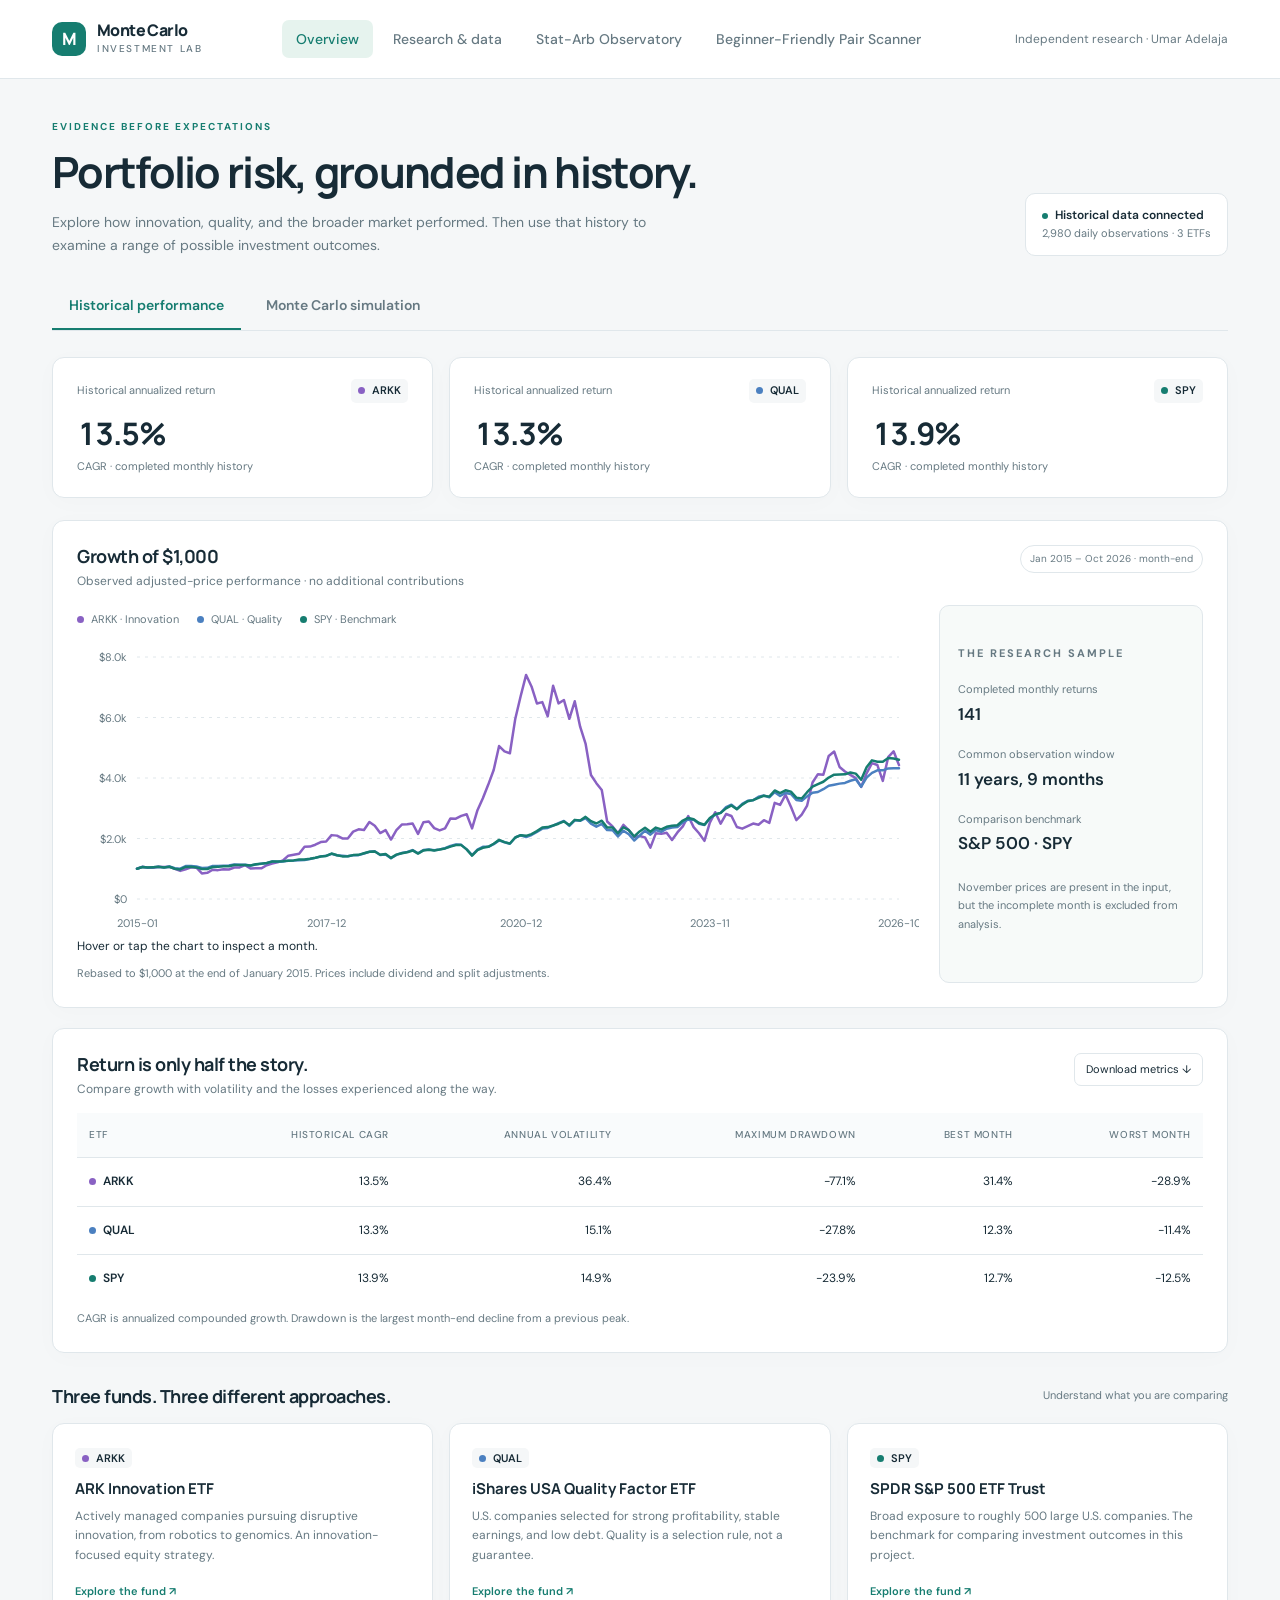
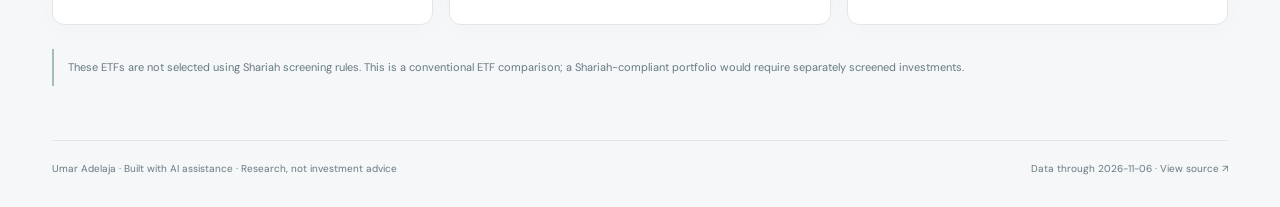
<file: index.html>
<!doctype html>
<html lang="en"><head><meta charset="utf-8"><meta name="viewport" content="width=device-width,initial-scale=1">
<meta name="description" content="Historical ETF performance and reproducible Monte Carlo analysis of ARKK, QUAL, and SPY.">
<title>Overview · Monte Carlo Investment Lab</title>
<link rel="stylesheet" href="assets/site.css"><script defer src="assets/dashboard.js"></script></head>
<body data-page="overview"><header class="site-header"><div class="header-inner"><a class="brand" href="index.html"><span class="brand-mark">M</span><span>Monte Carlo<small>Investment Lab</small></span></a><nav class="nav" aria-label="Main navigation"><a href="index.html" aria-current="page">Overview</a><a href="historical_results.html">Research & data</a><a href="stat-arb-dashboard/index.html">Stat-Arb Observatory</a><a href="stat-arb-dashboard/daily.html">Beginner-Friendly Pair Scanner</a></nav><span class="author">Independent research · Umar Adelaja</span></div></header>
<main><div id="load-error" class="error" role="alert" hidden></div><section class="hero"><div><p class="eyebrow">Evidence before expectations</p><h1>Portfolio risk, grounded in history.</h1><p class="intro">Explore how innovation, quality, and the broader market performed. Then use that history to examine a range of possible investment outcomes.</p></div><div class="data-status"><strong><span class="status-dot"></span>Historical data connected</strong>2,980 daily observations · 3 ETFs</div></section>
<div class="tabs" role="tablist" aria-label="Analysis view"><button id="tab-history" role="tab" aria-selected="true" aria-controls="history-view">Historical performance</button><button id="tab-monte" role="tab" aria-selected="false" aria-controls="monte-view" tabindex="-1">Monte Carlo simulation</button></div>
<section id="history-view" role="tabpanel" aria-labelledby="tab-history">
<div id="history-metrics" class="metrics"></div>
<section class="panel"><div class="panel-head"><div><h2>Growth of $1,000</h2><p class="panel-sub">Observed adjusted-price performance · no additional contributions</p></div><span class="pill">Jan 2015 – Oct 2026 · month-end</span></div>
<div class="chart-grid"><div class="chart-panel"><div class="legend"><span><i class="dot" style="background:#8961c3"></i>ARKK · Innovation</span><span><i class="dot" style="background:#4b80c0"></i>QUAL · Quality</span><span><i class="dot"></i>SPY · Benchmark</span></div><svg id="history-chart" class="chart" role="img" aria-label="Historical growth of one thousand dollars for ARKK, QUAL, and SPY"></svg><div id="history-readout" class="chart-readout">Hover or tap the chart to inspect a month.</div><p class="chart-caption">Rebased to $1,000 at the end of January 2015. Prices include dividend and split adjustments.</p></div><aside class="aside"><p class="eyebrow">The research sample</p><dl><dt>Completed monthly returns</dt><dd>141</dd><dt>Common observation window</dt><dd>11 years, 9 months</dd><dt>Comparison benchmark</dt><dd>S&P 500 · SPY</dd></dl><p>November prices are present in the input, but the incomplete month is excluded from analysis.</p></aside></div></section>
<section class="panel"><div class="panel-head"><div><h2>Return is only half the story.</h2><p class="panel-sub">Compare growth with volatility and the losses experienced along the way.</p></div><a class="button" href="results/historical_risk_metrics.csv">Download metrics ↓</a></div><div class="table-wrap"><table><thead><tr><th>ETF</th><th>Historical CAGR</th><th>Annual volatility</th><th>Maximum drawdown</th><th>Best month</th><th>Worst month</th></tr></thead><tbody id="risk-table"></tbody></table></div><p class="chart-caption">CAGR is annualized compounded growth. Drawdown is the largest month-end decline from a previous peak.</p></section>
</section>
<section id="monte-view" role="tabpanel" aria-labelledby="tab-monte" hidden>
<div class="model-note"><strong>HISTORY-BASED</strong><span>50,000 paths resampled from observed joint returns. These are hypothetical outcomes, not actual future prices.</span></div>
<div class="controls"><label>Investment<select id="portfolio"><option value="ARKK">ARKK · Innovation</option><option value="QUAL">QUAL · Quality</option><option value="SPY" selected>SPY · S&P 500</option></select></label><label>Time horizon<select id="horizon"><option value="1">1 month</option><option value="3">3 months</option><option value="6">6 months</option><option value="12">1 year</option><option value="24">2 years</option><option value="36" selected>3 years</option></select></label><label>Weekly contribution<select id="weekly"><option value="0">$0 / week</option><option value="50">$50 / week</option><option value="100" selected>$100 / week</option><option value="200">$200 / week</option></select></label><label>Scenario<select id="scenario"><option value="baseline">Historical bootstrap</option><option value="shock">Hypothetical initial shock</option></select></label></div>
<div id="simulation-metrics" class="metrics" aria-live="polite"></div>
<section class="panel"><div class="panel-head"><div><h2 id="fan-title">A range of possible outcomes</h2><p class="panel-sub" id="fan-subtitle"></p></div><span class="pill">50,000 paths · paired comparisons</span></div><div class="chart-grid"><div class="chart-panel"><div class="legend"><span><i class="dot" id="fan-dot"></i>Median outcome</span><span>Shaded area: 5th–95th percentile</span><span>Dashed line: deposits</span></div><svg id="fan-chart" class="chart" role="img" aria-label="Historical bootstrap median wealth and fifth to ninety-fifth percentile band"></svg><div id="fan-readout" class="chart-readout"></div><p class="chart-caption">The band shows pointwise simulated percentiles, not guaranteed bounds. Month-end deposits approximate weekly investing.</p></div><aside class="aside"><p class="eyebrow">Model settings</p><dl><dt>Initial investment</dt><dd>$500</dd><dt>Historical sampling</dt><dd>3-month blocks</dd><dt>Path generation</dt><dd>Joint across all ETFs</dd></dl><p>Whole market periods are resampled together, preserving observed relationships between the ETFs.</p></aside></div></section>
<section class="panel"><div class="panel-head"><div><h2>Compare all three investments</h2><p class="panel-sub">Identical deposits and the same sampled market periods.</p></div><button class="button" id="download-comparison">Download comparison ↓</button></div><div class="table-wrap"><table><thead><tr><th>ETF</th><th>Median value</th><th>5th–95th range</th><th>Loss frequency</th><th>Beat SPY frequency</th><th>Median max drawdown</th></tr></thead><tbody id="comparison"></tbody></table></div><p class="chart-caption" id="scenario-note"></p></section>
</section>
<div class="section-heading"><h2>Three funds. Three different approaches.</h2><span class="small">Understand what you are comparing</span></div><div class="etfs"><article class="etf-card"><span class="ticker"><span class="dot" style="background:#8961c3"></span>ARKK</span><h3>ARK Innovation ETF</h3><p>Actively managed companies pursuing disruptive innovation, from robotics to genomics. An innovation-focused equity strategy.</p><a href="https://www.ark-funds.com/funds/arkk">Explore the fund ↗</a></article><article class="etf-card"><span class="ticker"><span class="dot" style="background:#4b80c0"></span>QUAL</span><h3>iShares USA Quality Factor ETF</h3><p>U.S. companies selected for strong profitability, stable earnings, and low debt. Quality is a selection rule, not a guarantee.</p><a href="https://www.ishares.com/us/products/256101/QUAL">Explore the fund ↗</a></article><article class="etf-card"><span class="ticker"><span class="dot" style="background:#167d70"></span>SPY</span><h3>SPDR S&P 500 ETF Trust</h3><p>Broad exposure to roughly 500 large U.S. companies. The benchmark for comparing investment outcomes in this project.</p><a href="https://www.ssga.com/us/en/individual/etfs/state-street-spdr-sp-500-etf-trust-spy">Explore the fund ↗</a></article></div>
<p class="notice">These ETFs are not selected using Shariah screening rules. This is a conventional ETF comparison; a Shariah-compliant portfolio would require separately screened investments.</p>
<noscript><p class="no-script">Enable JavaScript for interactive charts and controls. <a href="results/historical_risk_metrics.csv">Download historical metrics</a> or <a href="results/historical_simulation_summary.csv">simulation results</a>.</p></noscript></main>
<footer class="footer"><span>Umar Adelaja · Built with AI assistance · Research, not investment advice</span><span>Data through 2026-11-06 · <a href="https://github.com/uafadelaja-creator/monte-carlo-investment-lab">View source ↗</a></span></footer></body></html>
</file>
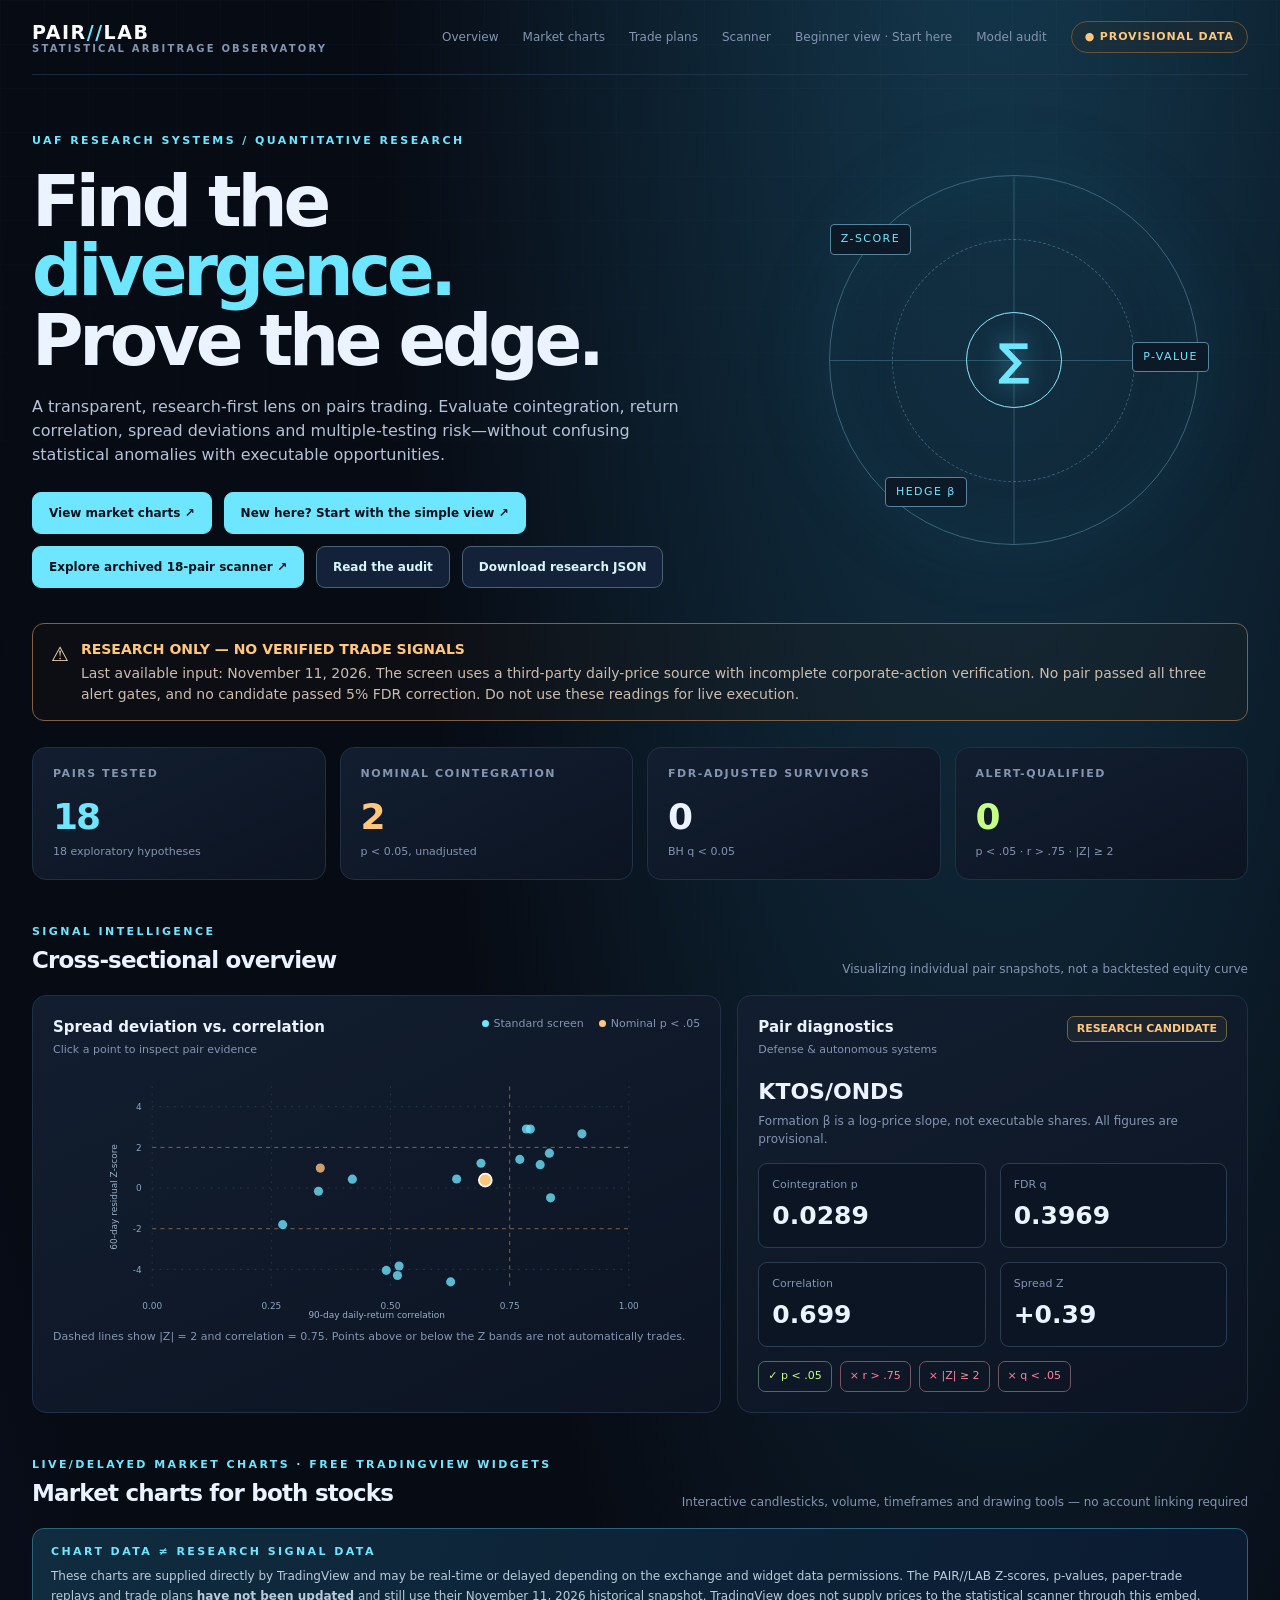
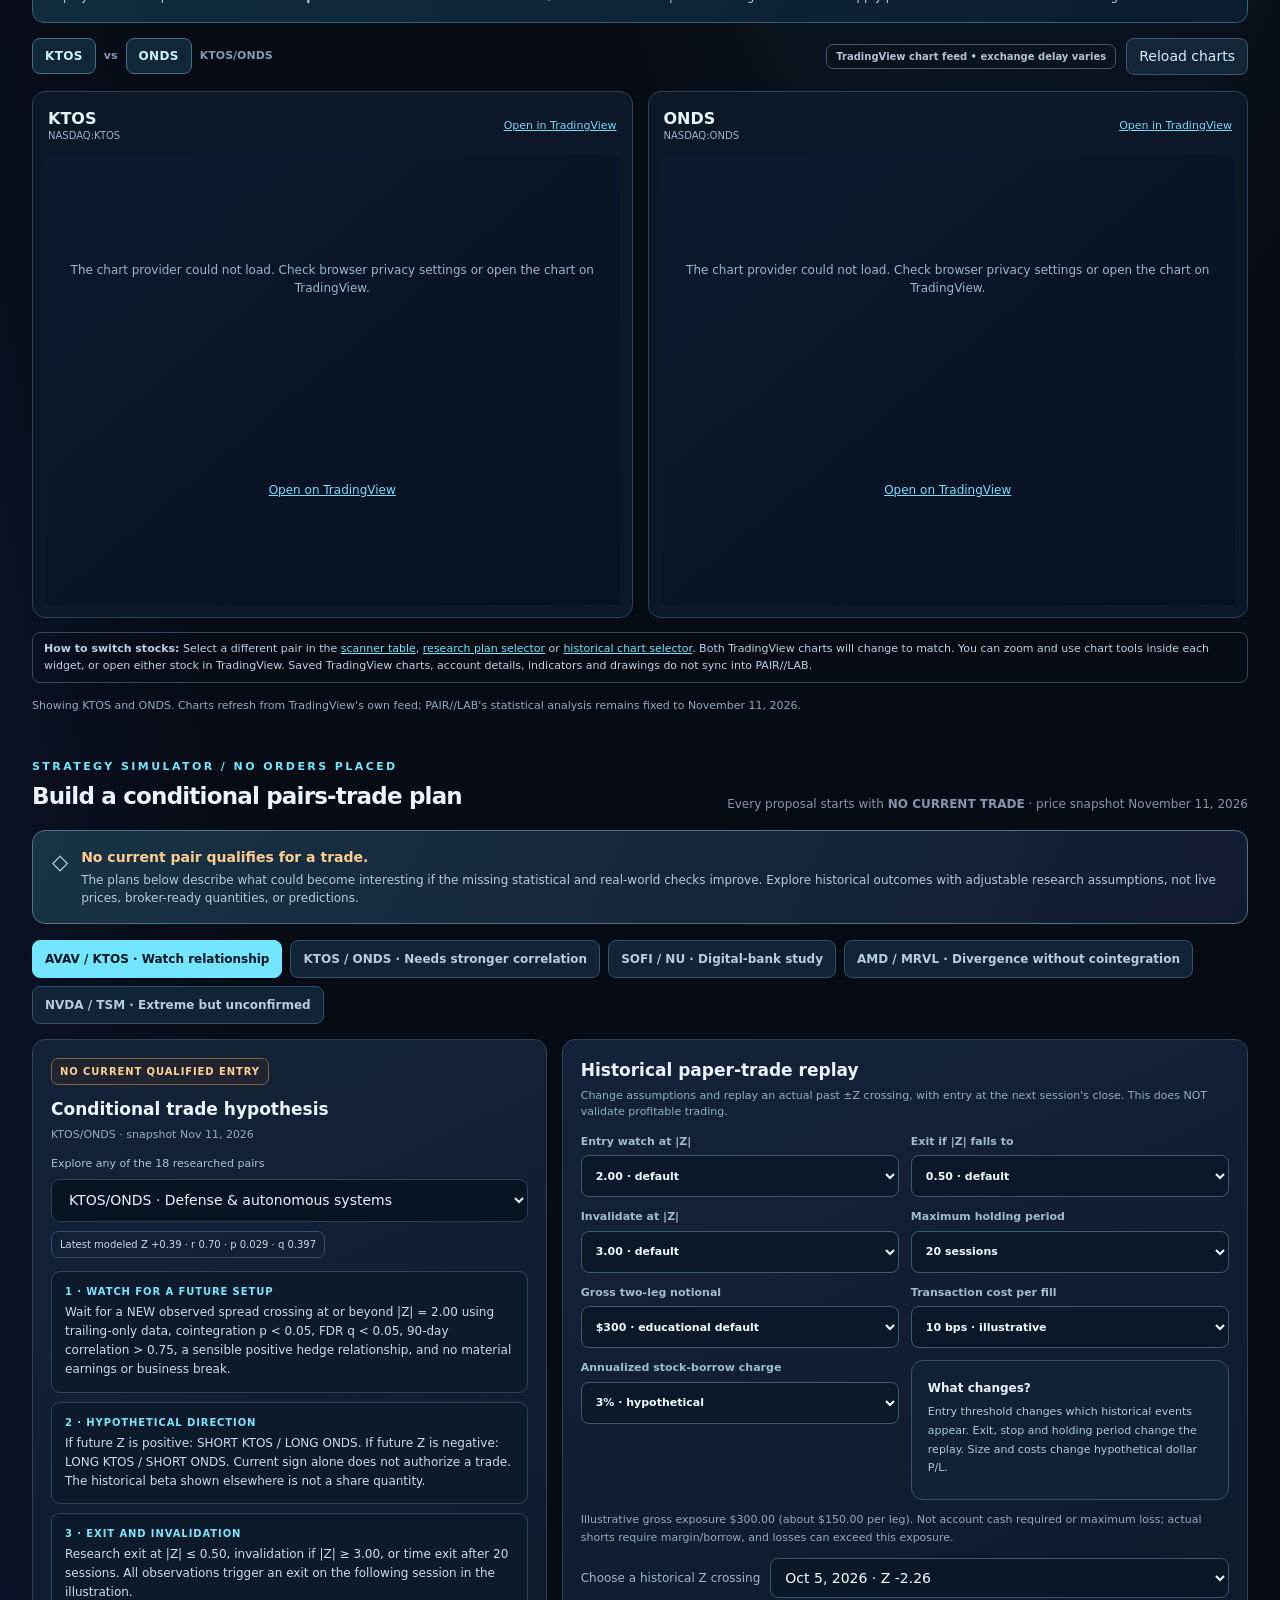
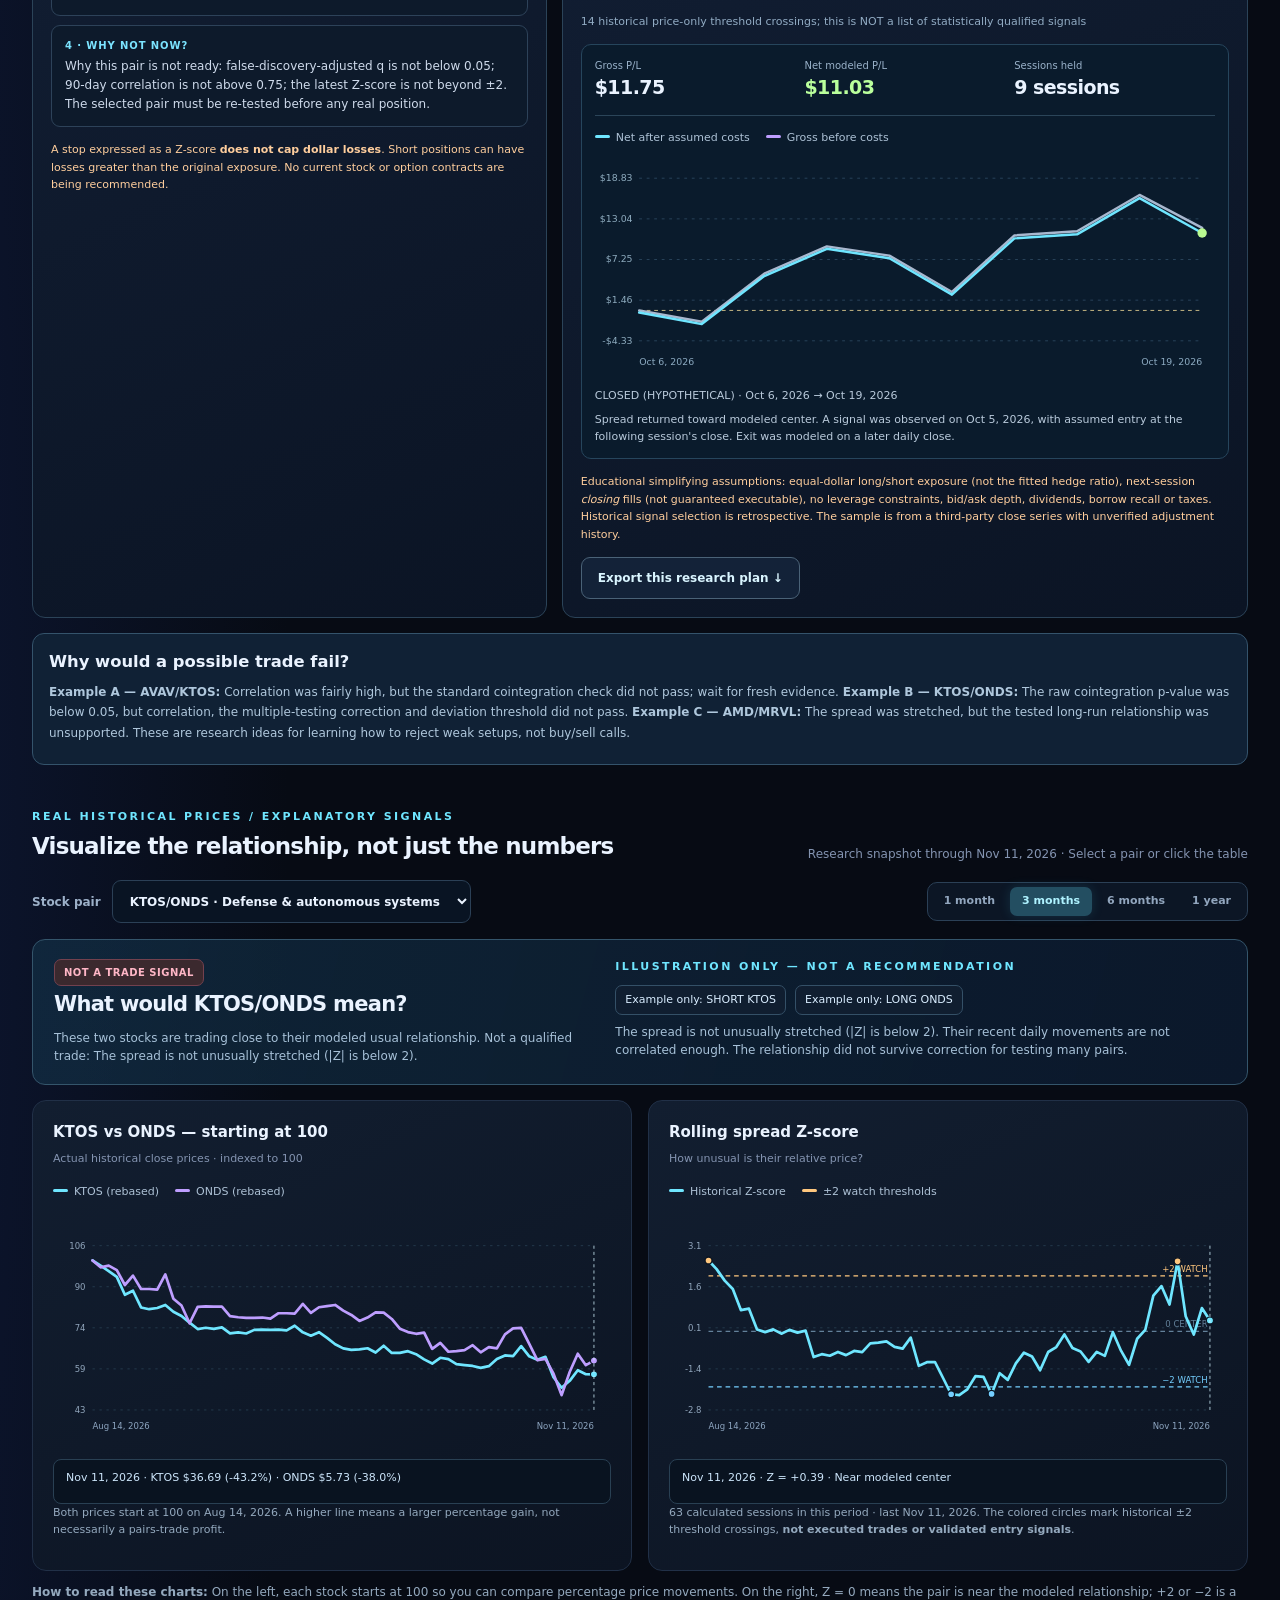
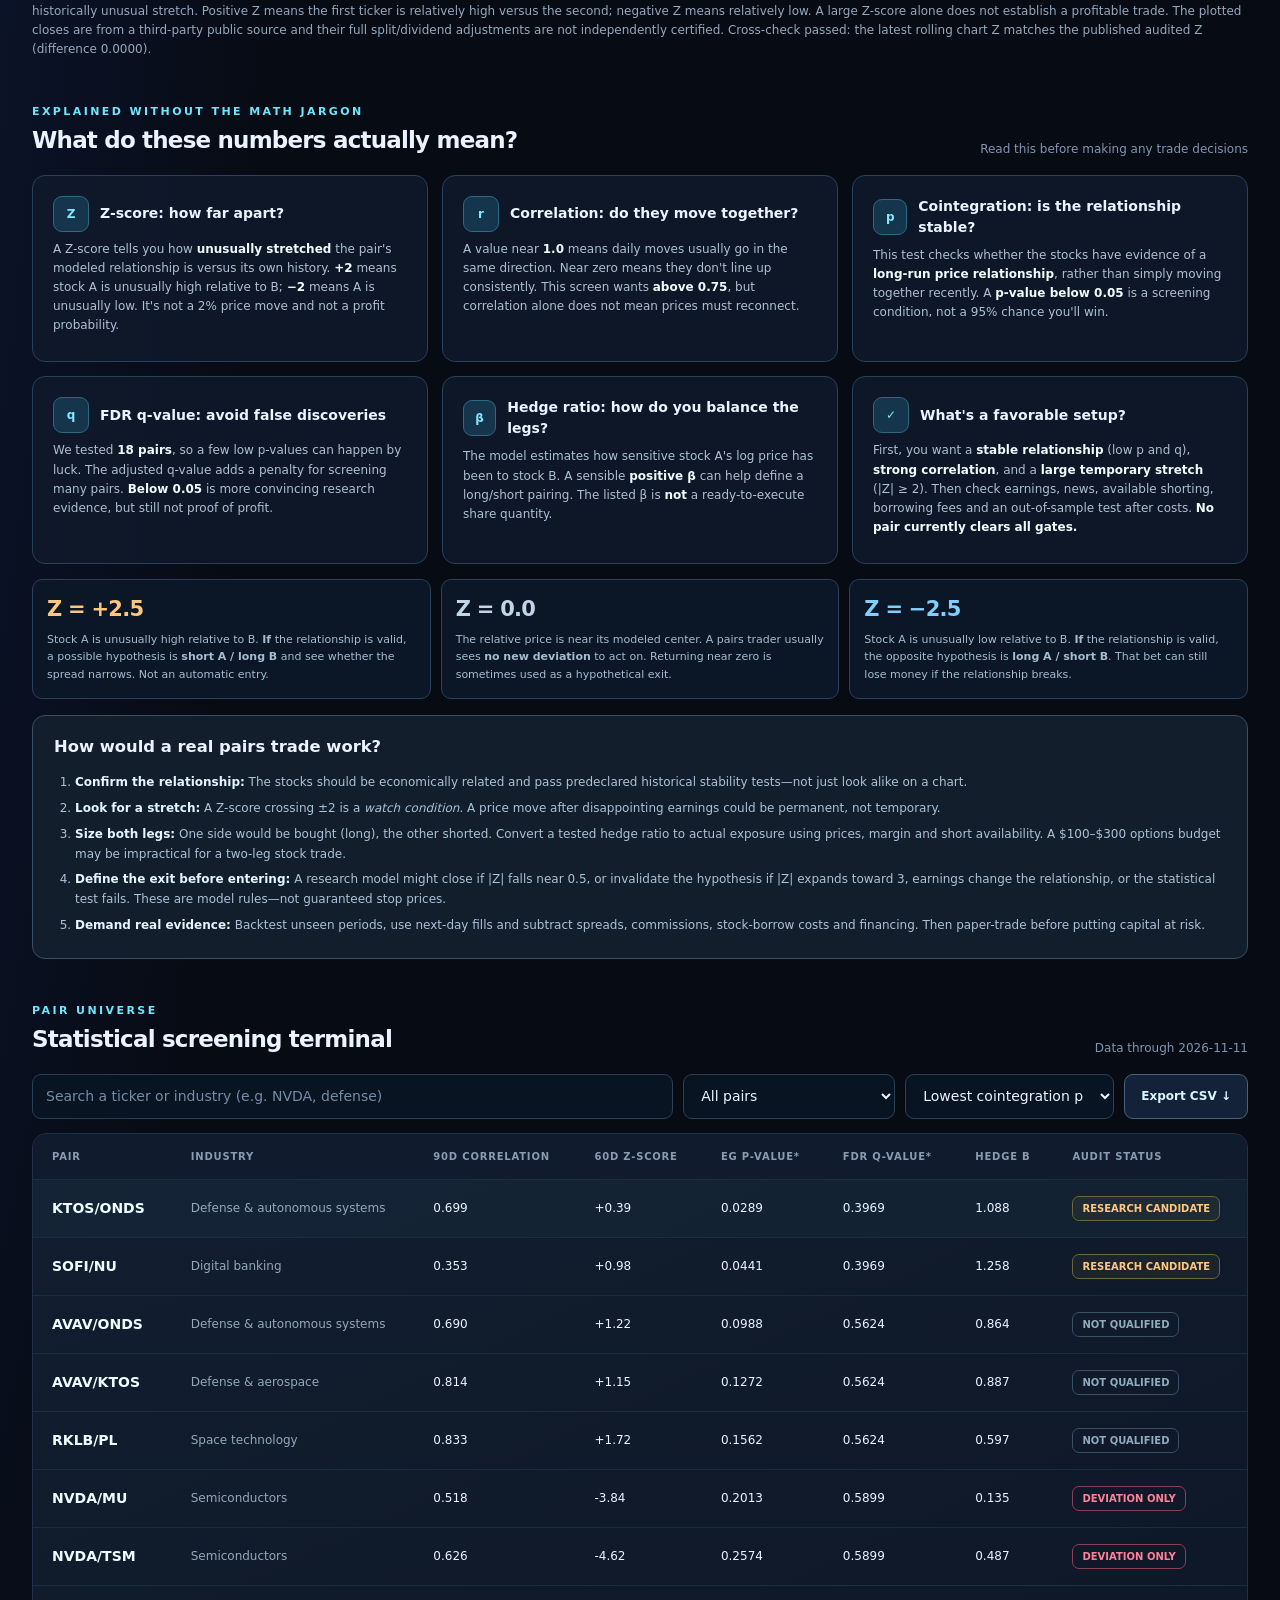
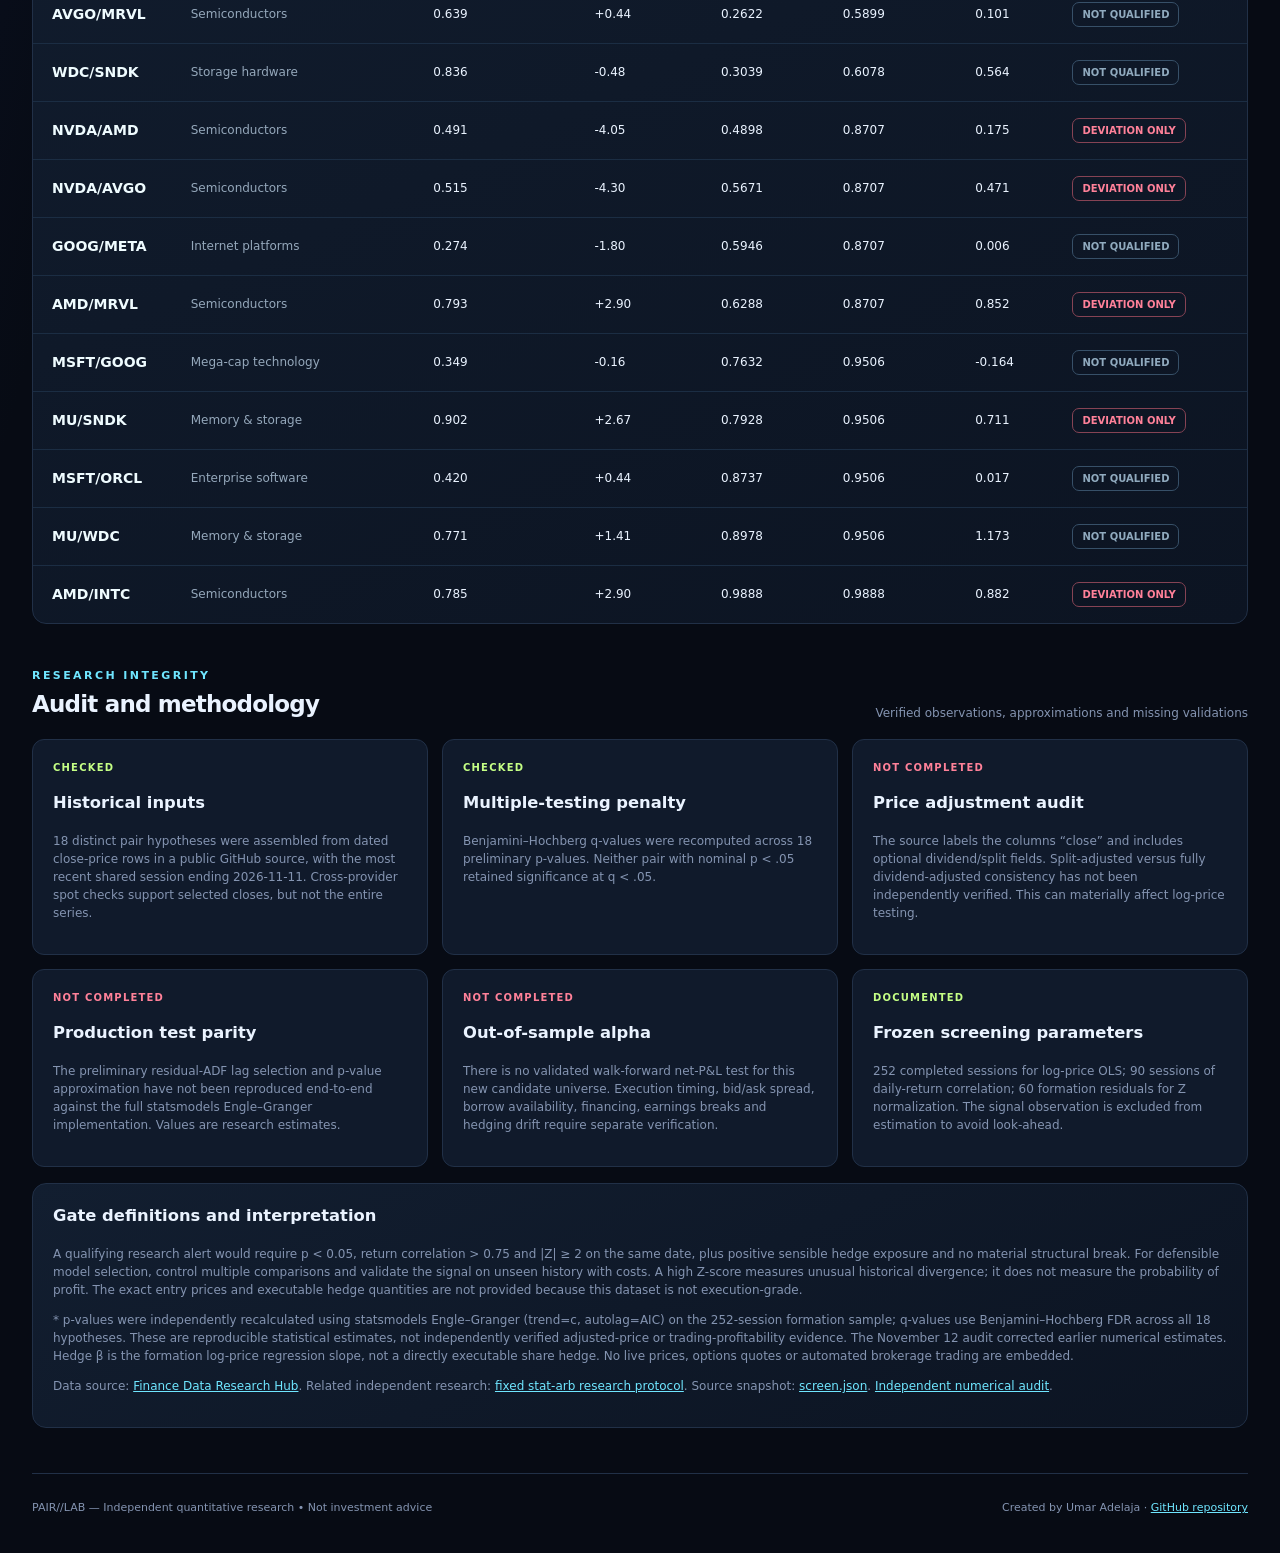
<file: stat-arb-dashboard/index.html>
<!doctype html>
<html lang="en">
<head>
<meta charset="utf-8"><meta name="viewport" content="width=device-width, initial-scale=1">
<meta name="description" content="Statistical arbitrage research observatory — provisional pairs-screening evidence, audit gates, and transparent limitations.">
<title>PAIR//LAB — Stat-Arb Observatory</title>
<style>
:root{color-scheme:dark;--bg:#070b14;--panel:#101827;--panel2:#0c1422;--line:#213047;--muted:#8494b1;--text:#eaf3ff;--cyan:#6fe6ff;--lime:#c5ff85;--amber:#ffc77e;--red:#ff8199}
*{box-sizing:border-box}html{scroll-behavior:smooth}body{margin:0;background:radial-gradient(ellipse 55% 35% at 78% -5%,#153c52 0%,transparent 90%),radial-gradient(ellipse 50% 45% at -25% 50%,#101d43 0%,transparent 95%),var(--bg);color:var(--text);font:14px/1.5 Inter,ui-sans-serif,system-ui,Arial,sans-serif;min-height:100vh}
body:before{content:"";pointer-events:none;position:fixed;inset:0;background-image:linear-gradient(#accfff09 1px,transparent 1px),linear-gradient(90deg,#accfff09 1px,transparent 1px);background-size:44px 44px;mask-image:linear-gradient(to bottom,#0008,transparent 82%);z-index:-1}
a{color:var(--cyan)}button,input,select{font:inherit}button{cursor:pointer}.shell{max-width:1440px;margin:0 auto;padding:0 32px}.top{height:75px;border-bottom:1px solid #29405795;display:flex;align-items:center;justify-content:space-between;gap:12px}.brand{font-weight:850;font-size:19px;letter-spacing:.08em;color:white;text-decoration:none}.brand b{color:var(--cyan)}.brand small{font-size:10px;color:var(--muted);display:block;letter-spacing:.22em;margin-top:-5px}.topnav{display:flex;align-items:center;gap:24px;color:var(--muted);font-size:12px}.topnav a{color:inherit;text-decoration:none}.topnav a:hover{color:var(--cyan)}.status{border:1px solid #665338;color:var(--amber);background:#3d2b182a;padding:7px 13px;border-radius:99px;font-weight:750;font-size:11px;letter-spacing:.08em}
.hero{padding:58px 0 35px;display:grid;grid-template-columns:1.5fr 1fr;gap:45px;align-items:center}.eyebrow{color:var(--cyan);letter-spacing:.22em;font-size:11px;text-transform:uppercase;font-weight:800}.hero h1{font-size:clamp(40px,5.5vw,75px);letter-spacing:-.06em;line-height:.99;margin:18px 0 18px;font-weight:850}.hero h1 em{font-style:normal;color:var(--cyan)}.lead{font-size:16px;max-width:670px;color:#b5c2d7}.hero-actions{display:flex;gap:12px;flex-wrap:wrap;margin-top:25px}.btn{border:1px solid #4a6277;background:#132238;color:#d9f5ff;padding:11px 16px;border-radius:9px;font-weight:800;text-decoration:none;font-size:12px}.btn.primary{background:var(--cyan);border-color:var(--cyan);color:#07111c}.btn:hover{filter:brightness(1.14)}.orbit{width:min(100%,370px);aspect-ratio:1;margin:auto;position:relative;border:1px solid #3f6478;border-radius:50%;box-shadow:inset 0 0 60px #0a617524,0 0 80px #14607828}.orbit:before,.orbit:after{content:"";position:absolute;inset:17%;border:1px dashed #5f9cb67c;border-radius:50%}.orbit:after{inset:37%;border:1px solid #8ceaff}.cross{position:absolute;inset:50% 0 auto;border-top:1px solid #50869c7a}.cross.vertical{transform:rotate(90deg)}.orbit .core{position:absolute;left:50%;top:50%;transform:translate(-50%,-50%);font-size:44px;color:var(--cyan);font-weight:850;text-shadow:0 0 25px #5ee1fc70}.orbit .node{position:absolute;border:1px solid #53869e;background:#0c1927;padding:6px 10px;color:var(--cyan);font-size:11px;border-radius:4px;letter-spacing:.13em}.node.one{top:13%;left:0}.node.two{right:-3%;top:45%}.node.three{bottom:10%;left:15%}
.alert{border:1px solid #806044;background:#2a211930;padding:15px 18px;border-radius:12px;display:flex;align-items:flex-start;gap:12px;color:#f6d9b1;margin:0 0 26px}.alert strong{color:var(--amber)}.alert p{margin:3px 0 0;color:#cbbcae}.metrics{display:grid;grid-template-columns:repeat(4,minmax(0,1fr));gap:14px;margin-bottom:28px}.metric,.panel{background:linear-gradient(155deg,#121e30,#0c1422);border:1px solid var(--line);border-radius:14px}.metric{padding:18px 20px;min-height:128px}.metric .label{font-size:11px;letter-spacing:.14em;color:var(--muted);font-weight:800;text-transform:uppercase}.metric .big{font-weight:800;font-size:36px;letter-spacing:-.055em;margin:8px 0 0}.metric .sub{font-size:11px;color:var(--muted)}.metric .big.cyan{color:var(--cyan)}.metric .big.lime{color:var(--lime)}.metric .big.amber{color:var(--amber)}
.sectionhead{margin:44px 0 17px;display:flex;justify-content:space-between;gap:20px;align-items:end}.sectionhead h2{font-size:23px;margin:3px 0 0;letter-spacing:-.035em}.sectionhead p{color:var(--muted);font-size:12px;margin:0}.panel{padding:20px}.visuals{display:grid;grid-template-columns:1.35fr 1fr;gap:16px}.visuals .panel{min-height:310px}.panel-header{display:flex;justify-content:space-between;gap:10px;align-items:start;margin-bottom:16px}.panel-header h3{margin:0;font-size:15px}.panel-header span{color:var(--muted);font-size:11px}.chartwrap{height:244px;position:relative}.chartwrap svg{width:100%;height:100%;overflow:visible}.chartnote{color:var(--muted);font-size:11px;margin:10px 0 0}.legend{display:flex;gap:15px;flex-wrap:wrap;font-size:11px;color:var(--muted)}.legend i{display:inline-block;width:7px;height:7px;border-radius:50%;margin-right:5px;background:var(--cyan)}.legend .gold i{background:var(--amber)}
.toolbar{display:flex;gap:10px;flex-wrap:wrap;margin:0 0 14px}.field{background:#091423;border:1px solid #2b4056;color:var(--text);border-radius:9px;padding:11px 13px;min-height:43px}.field::placeholder{color:#788ba4}.search{flex:1;min-width:200px}.tablepanel{padding:0;overflow:hidden}.scroll{overflow-x:auto}table{width:100%;border-collapse:collapse;min-width:790px}th{text-align:left;color:#8a9cb2;text-transform:uppercase;letter-spacing:.08em;font-size:10px;background:#101b2d;padding:15px 19px;white-space:nowrap}td{padding:16px 19px;border-top:1px solid #1b2d43;white-space:nowrap;font-size:12px}tr.data-row{cursor:pointer}tr.data-row:hover, tr.data-row.selected{background:#1a32454f}.ticker{font-size:14px;font-weight:850;color:#effcff}.industry{color:#95a8bb}.num{font-variant-numeric:tabular-nums}.pill{display:inline-block;border:1px solid #4b5468;color:#b2c2d5;padding:4px 9px;border-radius:7px;font-size:10px;font-weight:750}.pill.watch{border-color:#6b6541;color:var(--amber);background:#d8b3550f}.pill.no{border-color:#375068;color:#90aabe}.pill.fail{border-color:#864354;color:var(--red)}.detailgrid{display:grid;grid-template-columns:1fr 1fr;gap:14px}.detailvalue{font-size:25px;font-weight:850;margin-top:3px}.detailkey{color:var(--muted);font-size:11px}.detailcard{border:1px solid #2a3c50;padding:13px;border-radius:9px;background:#0b1524}.gates{display:flex;gap:8px;flex-wrap:wrap;margin-top:14px}.gate{padding:6px 9px;border:1px solid #38506b;border-radius:7px;font-size:11px;color:#afc5dd}.gate.ok{border-color:#47705c;color:var(--lime)}.gate.bad{border-color:#795264;color:var(--red)}.detail{min-height:242px}.detail h3{margin:0 0 4px;font-size:22px}.detail p{color:var(--muted);font-size:12px;margin:4px 0 15px}.audit-grid{display:grid;grid-template-columns:repeat(3,1fr);gap:14px}.audit-item{border:1px solid var(--line);background:#101a2b;border-radius:12px;padding:20px}.audit-item b{font-size:13px}.audit-item p{color:var(--muted);font-size:12px}.audit-item .tag{font-size:10px;font-weight:800;color:var(--amber);letter-spacing:.12em}.audit-item .tag.good{color:var(--lime)}.audit-item .tag.bad{color:var(--red)}
.footer{border-top:1px solid var(--line);padding:26px 0 36px;display:flex;justify-content:space-between;gap:15px;color:var(--muted);font-size:11px;margin-top:45px}.footer a{color:var(--cyan)}.errorbox{color:var(--red);padding:25px;border:1px solid #713d4b;border-radius:12px}.visuallyhidden{position:absolute;width:1px;height:1px;overflow:hidden;clip:rect(0,0,0,0)}
@media(max-width:950px){.hero{grid-template-columns:1fr}.orbit{display:none}.visuals{grid-template-columns:1fr}.metrics{grid-template-columns:repeat(2,1fr)}.audit-grid{grid-template-columns:1fr 1fr}}
@media(max-width:630px){.shell{padding:0 16px}.topnav a{display:none}.metrics{grid-template-columns:repeat(2,minmax(0,1fr))}.metric{padding:14px;min-height:110px}.metric .big{font-size:30px}.audit-grid{grid-template-columns:1fr}.sectionhead{display:block}.footer{display:block}.hero{padding-top:37px}.panel{padding:15px}}
</style>
<link rel="stylesheet" href="charts.css">
<link rel="stylesheet" href="plans.css">
<link rel="stylesheet" href="tradingview.css">
<script src="tradingview.js" defer></script>
<script src="plans.js" defer></script>
<script src="charts.js" defer></script>
</head>
<body>
<div class="shell"><header class="top"><a class="brand" href="../index.html">PAIR<b>//</b>LAB<small>STATISTICAL ARBITRAGE OBSERVATORY</small></a><nav class="topnav"><a href="#overview">Overview</a><a href="#tradingview-charts">Market charts</a><a href="#plan-builder">Trade plans</a><a href="#scanner">Scanner</a><a href="daily.html">Beginner view · Start here</a><a href="#audit">Model audit</a><span class="status">● PROVISIONAL DATA</span></nav></header>
<main>
<section class="hero" id="overview"><div><div class="eyebrow">UAF RESEARCH SYSTEMS / QUANTITATIVE RESEARCH</div><h1>Find the <em>divergence.</em><br>Prove the edge.</h1><p class="lead">A transparent, research-first lens on pairs trading. Evaluate cointegration, return correlation, spread deviations and multiple-testing risk—without confusing statistical anomalies with executable opportunities.</p><div class="hero-actions"><a class="btn primary" href="#tradingview-charts">View market charts ↗</a><a class="btn primary" href="daily.html">New here? Start with the simple view ↗</a><a class="btn primary" href="#scanner">Explore archived 18-pair scanner ↗</a><a class="btn" href="#audit">Read the audit</a><a class="btn" href="data/screen.json" download>Download research JSON</a></div></div><div class="orbit" aria-hidden="true"><div class="cross"></div><div class="cross vertical"></div><div class="core">∑</div><div class="node one">Z-SCORE</div><div class="node two">P-VALUE</div><div class="node three">HEDGE β</div></div></section>
<div class="alert"><span aria-hidden="true" style="font-size:20px">⚠</span><div><strong>RESEARCH ONLY — NO VERIFIED TRADE SIGNALS</strong><p>Last available input: November 11, 2026. The screen uses a third-party daily-price source with incomplete corporate-action verification. No pair passed all three alert gates, and no candidate passed 5% FDR correction. Do not use these readings for live execution.</p></div></div>
<section class="metrics" id="metrics" aria-label="Research overview"><div class="metric"><div class="label">Pairs tested</div><div class="big cyan" id="m-total">—</div><div class="sub">18 exploratory hypotheses</div></div><div class="metric"><div class="label">Nominal cointegration</div><div class="big amber" id="m-nominal">—</div><div class="sub">p &lt; 0.05, unadjusted</div></div><div class="metric"><div class="label">FDR-adjusted survivors</div><div class="big" id="m-fdr">—</div><div class="sub">BH q &lt; 0.05</div></div><div class="metric"><div class="label">Alert-qualified</div><div class="big lime" id="m-qualified">—</div><div class="sub">p &lt; .05 · r &gt; .75 · |Z| ≥ 2</div></div></section>
<section class="sectionhead"><div><div class="eyebrow">Signal intelligence</div><h2>Cross-sectional overview</h2></div><p>Visualizing individual pair snapshots, not a backtested equity curve</p></section>
<div class="visuals">
<div class="panel"><div class="panel-header"><div><h3>Spread deviation vs. correlation</h3><span>Click a point to inspect pair evidence</span></div><div class="legend"><span><i></i>Standard screen</span><span class="gold"><i></i>Nominal p &lt; .05</span></div></div><div class="chartwrap"><svg id="scatter" role="img" aria-label="Pair Z-score against 90-day correlation"></svg></div><div class="chartnote">Dashed lines show |Z| = 2 and correlation = 0.75. Points above or below the Z bands are not automatically trades.</div></div>
<div class="panel"><div class="panel-header"><div><h3>Pair diagnostics</h3><span id="selected-label">Select a pair from chart or table</span></div><span class="pill watch" id="pair-status">RESEARCH</span></div><div id="pair-detail" class="detail" aria-live="polite"></div></div>
</div>



<section class="sectionhead" id="tradingview-charts">
  <div><div class="eyebrow">Live/delayed market charts · free TradingView widgets</div><h2>Market charts for both stocks</h2></div>
  <p>Interactive candlesticks, volume, timeframes and drawing tools — no account linking required</p>
</section>
<div class="tv-note" role="note">
  <div><div class="eyebrow">CHART DATA ≠ RESEARCH SIGNAL DATA</div>
  <p>These charts are supplied directly by TradingView and may be real-time or delayed depending on the exchange and widget data permissions. The PAIR//LAB Z-scores, p-values, paper-trade replays and trade plans <strong>have not been updated</strong> and still use their November 11, 2026 historical snapshot. TradingView does not supply prices to the statistical scanner through this embed.</p></div>
</div>
<div class="tv-panel-top">
  <div class="tv-symbols" aria-label="Currently selected stock pair">
    <span class="tv-chip" id="tv-chip-a">KTOS</span><span class="tv-mid">vs</span><span class="tv-chip" id="tv-chip-b">ONDS</span>
    <span class="tv-mid" id="tv-pair-name">KTOS/ONDS</span>
  </div>
  <div class="tv-quick"><span class="pill" id="tv-data-label">TradingView chart feed</span>
    <button type="button" id="tv-reload">Reload charts</button>
  </div>
</div>
<div class="tv-panels" aria-label="Separate stock charts for the selected pair">
  <article class="tv-panel">
    <div class="tv-header"><div><h3 id="tv-symbol-a">KTOS</h3><div class="tv-exchange" id="tv-exchange-a">NASDAQ:KTOS</div></div>
      <a id="tv-link-a" href="https://www.tradingview.com/symbols/NASDAQ-KTOS/" rel="noopener noreferrer" target="_blank">Open in TradingView</a></div>
    <div class="tv-widget-host" id="tv-host-a"><div class="tv-pending">Loading TradingView chart for stock A…</div></div>
  </article>
  <article class="tv-panel">
    <div class="tv-header"><div><h3 id="tv-symbol-b">ONDS</h3><div class="tv-exchange" id="tv-exchange-b">NASDAQ:ONDS</div></div>
      <a id="tv-link-b" href="https://www.tradingview.com/symbols/NASDAQ-ONDS/" rel="noopener noreferrer" target="_blank">Open in TradingView</a></div>
    <div class="tv-widget-host" id="tv-host-b"><div class="tv-pending">Loading TradingView chart for stock B…</div></div>
  </article>
</div>
<div class="tv-third-party"><strong>How to switch stocks:</strong> Select a different pair in the <a href="#scanner">scanner table</a>, <a href="#plan-builder">research plan selector</a> or <a href="#trade-visualizer">historical chart selector</a>. Both TradingView charts will change to match. You can zoom and use chart tools inside each widget, or open either stock in TradingView. Saved TradingView charts, account details, indicators and drawings do not sync into PAIR//LAB.</div>
<p class="tv-legal" id="tv-chart-status" aria-live="polite">Loading two independent TradingView chart widgets. Their availability depends on the visitor's browser, TradingView service and exchange-market-data access.</p>

<section class="sectionhead" id="plan-builder">
  <div><div class="eyebrow">Strategy simulator / no orders placed</div><h2>Build a conditional pairs-trade plan</h2></div>
  <p>Every proposal starts with <strong>NO CURRENT TRADE</strong> · price snapshot November 11, 2026</p>
</section>
<div class="plan-banner" role="note"><span aria-hidden="true" style="font-size:21px">◇</span><div><strong>No current pair qualifies for a trade.</strong><p>The plans below describe what could become interesting if the missing statistical and real-world checks improve. Explore historical outcomes with adjustable research assumptions, not live prices, broker-ready quantities, or predictions.</p></div></div>
<div class="plan-tabs" role="group" aria-label="Research plan ideas">
  <button type="button" data-proposal-pair="AVAV/KTOS" aria-pressed="true">AVAV / KTOS · Watch relationship</button>
  <button type="button" data-proposal-pair="KTOS/ONDS" aria-pressed="false">KTOS / ONDS · Needs stronger correlation</button>
  <button type="button" data-proposal-pair="SOFI/NU" aria-pressed="false">SOFI / NU · Digital-bank study</button>
  <button type="button" data-proposal-pair="AMD/MRVL" aria-pressed="false">AMD / MRVL · Divergence without cointegration</button>
  <button type="button" data-proposal-pair="NVDA/TSM" aria-pressed="false">NVDA / TSM · Extreme but unconfirmed</button>
</div>
<div class="plan-grid">
  <article class="plan-box" aria-labelledby="plan-heading">
    <div class="plan-flag" id="plan-verdict">NO CURRENT QUALIFIED ENTRY</div>
    <h3 id="plan-heading" style="margin-top:12px">Conditional trade hypothesis</h3>
    <p class="plan-sub" id="plan-selected">Choose a pair to explore.</p>
    <label for="plan-pair" style="display:block;font-size:11px;color:#a7c5d9;margin:0 0 6px">Explore any of the 18 researched pairs</label>
    <select id="plan-pair" class="field" style="width:100%;margin-bottom:9px" aria-label="Choose a pair for strategy planning"><option>Loading pairs…</option></select>
    <div class="plan-micro"><span id="plan-current">Reading statistical inputs…</span></div>
    <div class="plan-steps">
      <div class="plan-step"><div class="label">1 · Watch for a future setup</div><p id="plan-condition">A conditional threshold crossing would only start the review.</p></div>
      <div class="plan-step"><div class="label">2 · Hypothetical direction</div><p id="plan-direction">If valid, compare long and short legs based on the spread sign.</p></div>
      <div class="plan-step"><div class="label">3 · Exit and invalidation</div><p id="plan-exit-text">Use predeclared spread conditions rather than improvising after entry.</p></div>
      <div class="plan-step"><div class="label">4 · Why not now?</div><p id="plan-reject">Most models fail their quality requirements.</p></div>
    </div>
    <p class="plan-warning">A stop expressed as a Z-score <strong>does not cap dollar losses</strong>. Short positions can have losses greater than the original exposure. No current stock or option contracts are being recommended.</p>
  </article>
  <article class="plan-box" aria-labelledby="replay-heading">
    <h3 id="replay-heading">Historical paper-trade replay</h3>
    <p class="plan-sub">Change assumptions and replay an actual past ±Z crossing, with entry at the next session's close. This does NOT validate profitable trading.</p>
    <div class="plan-controls">
      <label>Entry watch at |Z|
        <select id="plan-entry"><option value="1.5">1.50 · looser research</option><option value="1.75">1.75</option><option value="2" selected>2.00 · default</option><option value="2.25">2.25</option><option value="2.5">2.50 · stricter</option></select>
      </label>
      <label>Exit if |Z| falls to
        <select id="plan-exit"><option value="0">0.00</option><option value="0.25">0.25</option><option value="0.5" selected>0.50 · default</option><option value="0.75">0.75</option><option value="1">1.00</option></select>
      </label>
      <label>Invalidate at |Z|
        <select id="plan-stop"><option value="2.5">2.50</option><option value="3" selected>3.00 · default</option><option value="3.5">3.50</option><option value="4">4.00</option></select>
      </label>
      <label>Maximum holding period
        <select id="plan-hold"><option value="5">5 sessions</option><option value="10">10 sessions</option><option value="20" selected>20 sessions</option></select>
      </label>
      <label>Gross two-leg notional
        <select id="plan-gross"><option value="100">$100</option><option value="200">$200</option><option value="300" selected>$300 · educational default</option><option value="500">$500</option><option value="1000">$1,000</option></select>
      </label>
      <label>Transaction cost per fill
        <select id="plan-fees"><option value="0">0 bps · unrealistic ideal</option><option value="10" selected>10 bps · illustrative</option><option value="25">25 bps</option><option value="50">50 bps</option></select>
      </label>
      <label>Annualized stock-borrow charge
        <select id="plan-borrow"><option value="0">0% · unrealistic ideal</option><option value="3" selected>3% · hypothetical</option><option value="8">8%</option><option value="15">15%</option></select>
      </label>
      <div class="plan-instructions" style="margin-top:0"><strong style="font-size:12px">What changes?</strong><p style="font-size:11px">Entry threshold changes which historical events appear. Exit, stop and holding period change the replay. Size and costs change hypothetical dollar P/L.</p></div>
    </div>
    <p class="plan-method" id="plan-notional-description">Gross exposure is not account equity or defined maximum risk.</p>
    <div class="plan-events"><label for="plan-event">Choose a historical Z crossing</label><select id="plan-event"><option>Loading price-only events…</option></select></div>
    <p class="plan-sub" id="plan-event-count">Research events will appear here.</p>
    <div class="plan-readout">
      <div class="plan-kpis">
        <div class="plan-kpi"><small>Gross P/L</small><b id="plan-pnl-gross">—</b></div>
        <div class="plan-kpi"><small>Net modeled P/L</small><b id="plan-net">—</b></div>
        <div class="plan-kpi"><small>Sessions held</small><b id="plan-days">—</b></div>
      </div>
      <hr class="plan-divider">
      <div class="legend-trade"><span>Net after assumed costs</span><span class="alt">Gross before costs</span></div>
      <svg id="plan-equity-chart" class="plan-replay-chart" role="img" aria-label="Hypothetical gross and net pairs trade profit and loss over a selected historical event"></svg>
      <p class="plan-replay-status" id="plan-result" aria-live="polite">Loading historical replay…</p>
      <p class="plan-replay-status" id="plan-reason">Replay entries and exits use future observations only after each signal date.</p>
    </div>
    <p class="plan-warning">Educational simplifying assumptions: equal-dollar long/short exposure (not the fitted hedge ratio), next-session <em>closing</em> fills (not guaranteed executable), no leverage constraints, bid/ask depth, dividends, borrow recall or taxes. Historical signal selection is retrospective. The sample is from a third-party close series with unverified adjustment history.</p>
    <button type="button" id="plan-download" class="btn" style="margin-top:14px">Export this research plan ↓</button>
  </article>
</div>
<div class="plan-instructions" style="margin-top:15px"><h3>Why would a possible trade fail?</h3><p><strong>Example A — AVAV/KTOS:</strong> Correlation was fairly high, but the standard cointegration check did not pass; wait for fresh evidence. <strong>Example B — KTOS/ONDS:</strong> The raw cointegration p-value was below 0.05, but correlation, the multiple-testing correction and deviation threshold did not pass. <strong>Example C — AMD/MRVL:</strong> The spread was stretched, but the tested long-run relationship was unsupported. These are research ideas for learning how to reject weak setups, not buy/sell calls.</p></div>

<section class="sectionhead" id="trade-visualizer"><div><div class="eyebrow">Real historical prices / explanatory signals</div><h2>Visualize the relationship, not just the numbers</h2></div><p>Research snapshot through Nov 11, 2026 · Select a pair or click the table</p></section>
<div class="pair-trade-toolbar">
  <label for="chart-pair">Stock pair <select id="chart-pair" class="field" aria-label="Select pair for charts"><option>Loading pairs…</option></select></label>
  <div class="period-switch" role="group" aria-label="Chart history period"><button type="button" data-chart-range="1M" aria-pressed="false">1 month</button><button type="button" data-chart-range="3M" aria-pressed="true">3 months</button><button type="button" data-chart-range="6M" aria-pressed="false">6 months</button><button type="button" data-chart-range="1Y" aria-pressed="false">1 year</button></div>
</div>
<div class="pair-trade-summary" id="trade-explanation" aria-live="polite">
  <div><span class="signal-chip" id="trade-signal-chip">NOT A TRADE SIGNAL</span><h3 id="trade-explanation-heading">Reading the selected pair</h3><p class="subline" id="trade-explanation-reason">Historical calculations are loading.</p></div>
  <div><div class="eyebrow" style="margin-bottom:9px">Illustration only — not a recommendation</div><div class="leg-row" id="trade-legs"></div><p class="subline" id="chart-veto">A two-sided trade is only worth testing if the relationship is statistically supported and the risks are checked.</p></div>
</div>
<div class="trade-charts">
  <article class="panel chart-panel-trade">
    <div class="panel-header"><div><h3 id="price-chart-title">Relative stock-price movements</h3><span>Actual historical close prices · indexed to 100</span></div></div>
    <div class="legend-trade"><span id="price-legend-a">Stock A</span><span class="alt" id="price-legend-b">Stock B</span></div>
    <svg id="price-evolution" role="img" aria-label="Historical closing-price comparisons"></svg>
    <div class="chart-readout-trade" id="price-readout" aria-live="polite">Loading historical prices…</div>
    <p class="trade-method-note" id="price-chart-explain">Both lines are based on historical closes and rebased for comparison.</p>
  </article>
  <article class="panel chart-panel-trade">
    <div class="panel-header"><div><h3>Rolling spread Z-score</h3><span>How unusual is their relative price?</span></div></div>
    <div class="legend-trade"><span>Historical Z-score</span><span class="zone">±2 watch thresholds</span></div>
    <svg id="spread-evolution" role="img" aria-label="Historical rolling Z-score and plus or minus two threshold lines"></svg>
    <div class="chart-readout-trade" id="spread-readout" aria-live="polite">Loading rolling deviations…</div>
    <p class="trade-method-note"><span id="z-coverage">Calculating historical Z-scores…</span>. The colored circles mark historical ±2 threshold crossings, <strong>not executed trades or validated entry signals</strong>.</p>
  </article>
</div>
<p class="trade-method-note"><strong>How to read these charts:</strong> On the left, each stock starts at 100 so you can compare percentage price movements. On the right, Z = 0 means the pair is near the modeled relationship; +2 or −2 is a historically unusual stretch. Positive Z means the first ticker is relatively high versus the second; negative Z means relatively low. A large Z-score alone does not establish a profitable trade. The plotted closes are from a third-party public source and their full split/dividend adjustments are not independently certified. <span id="chart-audit-readout"></span></p>

<section class="sectionhead" id="learn"><div><div class="eyebrow">Explained without the math jargon</div><h2>What do these numbers actually mean?</h2></div><p>Read this before making any trade decisions</p></section>
<div class="explain-grid">
  <article class="explain-card"><div class="head"><span class="iconlet">Z</span><h3>Z-score: how far apart?</h3></div><p>A Z-score tells you how <b>unusually stretched</b> the pair's modeled relationship is versus its own history. <b>+2</b> means stock A is unusually high relative to B; <b>−2</b> means A is unusually low. It's not a 2% price move and not a profit probability.</p></article>
  <article class="explain-card"><div class="head"><span class="iconlet">r</span><h3>Correlation: do they move together?</h3></div><p>A value near <b>1.0</b> means daily moves usually go in the same direction. Near zero means they don't line up consistently. This screen wants <b>above 0.75</b>, but correlation alone does not mean prices must reconnect.</p></article>
  <article class="explain-card"><div class="head"><span class="iconlet">p</span><h3>Cointegration: is the relationship stable?</h3></div><p>This test checks whether the stocks have evidence of a <b>long-run price relationship</b>, rather than simply moving together recently. A <b>p-value below 0.05</b> is a screening condition, not a 95% chance you'll win.</p></article>
  <article class="explain-card"><div class="head"><span class="iconlet">q</span><h3>FDR q-value: avoid false discoveries</h3></div><p>We tested <b>18 pairs</b>, so a few low p-values can happen by luck. The adjusted q-value adds a penalty for screening many pairs. <b>Below 0.05</b> is more convincing research evidence, but still not proof of profit.</p></article>
  <article class="explain-card"><div class="head"><span class="iconlet">β</span><h3>Hedge ratio: how do you balance the legs?</h3></div><p>The model estimates how sensitive stock A's log price has been to stock B. A sensible <b>positive β</b> can help define a long/short pairing. The listed β is <b>not</b> a ready-to-execute share quantity.</p></article>
  <article class="explain-card"><div class="head"><span class="iconlet">✓</span><h3>What's a favorable setup?</h3></div><p>First, you want a <b>stable relationship</b> (low p and q), <b>strong correlation</b>, and a <b>large temporary stretch</b> (|Z| ≥ 2). Then check earnings, news, available shorting, borrowing fees and an out-of-sample test after costs. <b>No pair currently clears all gates.</b></p></article>
</div>
<div class="z-cases" aria-label="Examples of interpreting Z-score">
  <div class="z-case pos"><div class="value">Z = +2.5</div><p>Stock A is unusually high relative to B. <strong>If</strong> the relationship is valid, a possible hypothesis is <strong>short A / long B</strong> and see whether the spread narrows. Not an automatic entry.</p></div>
  <div class="z-case flat"><div class="value">Z = 0.0</div><p>The relative price is near its modeled center. A pairs trader usually sees <strong>no new deviation</strong> to act on. Returning near zero is sometimes used as a hypothetical exit.</p></div>
  <div class="z-case neg"><div class="value">Z = −2.5</div><p>Stock A is unusually low relative to B. <strong>If</strong> the relationship is valid, the opposite hypothesis is <strong>long A / short B</strong>. That bet can still lose money if the relationship breaks.</p></div>
</div>
<div class="trade-protocol">
  <h3>How would a real pairs trade work?</h3>
  <ol>
    <li><strong>Confirm the relationship:</strong> The stocks should be economically related and pass predeclared historical stability tests—not just look alike on a chart.</li>
    <li><strong>Look for a stretch:</strong> A Z-score crossing ±2 is a <em>watch condition</em>. A price move after disappointing earnings could be permanent, not temporary.</li>
    <li><strong>Size both legs:</strong> One side would be bought (long), the other shorted. Convert a tested hedge ratio to actual exposure using prices, margin and short availability. A $100–$300 options budget may be impractical for a two-leg stock trade.</li>
    <li><strong>Define the exit before entering:</strong> A research model might close if |Z| falls near 0.5, or invalidate the hypothesis if |Z| expands toward 3, earnings change the relationship, or the statistical test fails. These are model rules—not guaranteed stop prices.</li>
    <li><strong>Demand real evidence:</strong> Backtest unseen periods, use next-day fills and subtract spreads, commissions, stock-borrow costs and financing. Then paper-trade before putting capital at risk.</li>
  </ol>
</div>

<section class="sectionhead" id="scanner"><div><div class="eyebrow">Pair universe</div><h2>Statistical screening terminal</h2></div><p id="date-label">Data through November 11, 2026</p></section>
<div class="toolbar"><input class="field search" id="search" type="search" placeholder="Search a ticker or industry (e.g. NVDA, defense)" aria-label="Search pairs"><select class="field" id="filter" aria-label="Filter pairs"><option value="all">All pairs</option><option value="nominal">Nominally cointegrated</option><option value="deviation">|Z| ≥ 2 deviations</option><option value="highcorr">Correlation &gt; .75</option></select><select class="field" id="sort" aria-label="Sort results"><option value="p">Lowest cointegration p</option><option value="z">Largest absolute Z</option><option value="corr">Highest correlation</option><option value="q">Lowest FDR-adjusted q</option></select><button class="btn" id="export" type="button">Export CSV ↓</button></div>
<div class="panel tablepanel"><div class="scroll"><table aria-label="Historical pairs screening results"><thead><tr><th>Pair</th><th>Industry</th><th>90D correlation</th><th>60D Z-score</th><th>EG p-value*</th><th>FDR q-value*</th><th>Hedge β</th><th>Audit status</th></tr></thead><tbody id="table-body"><tr><td colspan="8">Loading research snapshot…</td></tr></tbody></table></div></div>
<section class="sectionhead" id="audit"><div><div class="eyebrow">Research integrity</div><h2>Audit and methodology</h2></div><p>Verified observations, approximations and missing validations</p></section>
<div class="audit-grid">
<article class="audit-item"><div class="tag good">CHECKED</div><h3>Historical inputs</h3><p>18 distinct pair hypotheses were assembled from dated close-price rows in a public GitHub source, with the most recent shared session ending 2026-11-11. Cross-provider spot checks support selected closes, but not the entire series.</p></article>
<article class="audit-item"><div class="tag good">CHECKED</div><h3>Multiple-testing penalty</h3><p>Benjamini–Hochberg q-values were recomputed across 18 preliminary p-values. Neither pair with nominal p &lt; .05 retained significance at q &lt; .05.</p></article>
<article class="audit-item"><div class="tag bad">NOT COMPLETED</div><h3>Price adjustment audit</h3><p>The source labels the columns “close” and includes optional dividend/split fields. Split-adjusted versus fully dividend-adjusted consistency has not been independently verified. This can materially affect log-price testing.</p></article>
<article class="audit-item"><div class="tag bad">NOT COMPLETED</div><h3>Production test parity</h3><p>The preliminary residual-ADF lag selection and p-value approximation have not been reproduced end-to-end against the full statsmodels Engle–Granger implementation. Values are research estimates.</p></article>
<article class="audit-item"><div class="tag bad">NOT COMPLETED</div><h3>Out-of-sample alpha</h3><p>There is no validated walk-forward net-P&amp;L test for this new candidate universe. Execution timing, bid/ask spread, borrow availability, financing, earnings breaks and hedging drift require separate verification.</p></article>
<article class="audit-item"><div class="tag good">DOCUMENTED</div><h3>Frozen screening parameters</h3><p>252 completed sessions for log-price OLS; 90 sessions of daily-return correlation; 60 formation residuals for Z normalization. The signal observation is excluded from estimation to avoid look-ahead.</p></article>
</div>
<div class="panel" style="margin-top:16px"><h3 style="margin-top:0">Gate definitions and interpretation</h3><p style="color:var(--muted);font-size:12px">A qualifying research alert would require p &lt; 0.05, return correlation &gt; 0.75 and |Z| ≥ 2 on the same date, plus positive sensible hedge exposure and no material structural break. For defensible model selection, control multiple comparisons and validate the signal on unseen history with costs. A high Z-score measures unusual historical divergence; it does not measure the probability of profit. The exact entry prices and executable hedge quantities are not provided because this dataset is not execution-grade.</p><p style="color:var(--muted);font-size:12px">* p-values were independently recalculated using statsmodels Engle–Granger (trend=c, autolag=AIC) on the 252-session formation sample; q-values use Benjamini–Hochberg FDR across all 18 hypotheses. These are reproducible statistical estimates, not independently verified adjusted-price or trading-profitability evidence. The November 12 audit corrected earlier numerical estimates. Hedge β is the formation log-price regression slope, not a directly executable share hedge. No live prices, options quotes or automated brokerage trading are embedded.</p><p style="color:var(--muted);font-size:12px">Data source: <a href="https://github.com/yennanliu/finance_data" target="_blank" rel="noopener">Finance Data Research Hub</a>. Related independent research: <a href="../STAT_ARB_GUIDE.md">fixed stat-arb research protocol</a>. Source snapshot: <a href="data/screen.json">screen.json</a>. <a href="https://github.com/uafadelaja-creator/monte-carlo-investment-lab/actions/runs/43284043346">Independent numerical audit</a>.</p></div>
</main><footer class="footer"><span>PAIR//LAB — Independent quantitative research • Not investment advice</span><span>Created by Umar Adelaja · <a href="https://github.com/uafadelaja-creator/monte-carlo-investment-lab">GitHub repository</a></span></footer></div>
<script>
(async function(){
const $=id=>document.getElementById(id);const svgNS="http://www.w3.org/2000/svg";let dataset,all=[],shown=[],selected=null;
const fmt=(v,n=2)=>Number(v).toFixed(n);const mk=(name,attrs={},text)=>{let e=document.createElementNS(svgNS,name);for(const [k,v] of Object.entries(attrs))e.setAttribute(k,v);if(text!==undefined)e.textContent=text;return e};
function status(p){if(p.gates.coint&&p.gates.corr&&p.gates.z)return ["QUALIFIED","watch"];if(p.p<.05)return ["RESEARCH CANDIDATE","watch"];if(Math.abs(p.z)>=2)return ["DEVIATION ONLY","fail"];return ["NOT QUALIFIED","no"]}
function setDetail(p){selected=p.pair;window.pairlabCurrentPair=p.pair;window.dispatchEvent(new CustomEvent("pairlab:selected",{detail:{pair:p.pair}}));$("selected-label").textContent=p.industry;const [s,klass]=status(p);$("pair-status").textContent=s;$("pair-status").className="pill "+klass;const d=$("pair-detail");d.replaceChildren();const h=document.createElement("h3");h.textContent=p.pair;d.append(h);const intro=document.createElement("p");intro.textContent="Formation β is a log-price slope, not executable shares. All figures are provisional.";d.append(intro);const g=document.createElement("div");g.className="detailgrid";for(const [label,value] of [["Cointegration p",fmt(p.p,4)],["FDR q",fmt(p.q,4)],["Correlation",fmt(p.correlation,3)],["Spread Z",(p.z>0?"+":"")+fmt(p.z)]]){const e=document.createElement("div");e.className="detailcard";const a=document.createElement("div");a.className="detailkey";a.textContent=label;const b=document.createElement("div");b.className="detailvalue";b.textContent=value;e.append(a,b);g.append(e)}d.append(g);const gates=document.createElement("div");gates.className="gates";for(const [label,on] of [["p < .05",p.gates.coint],["r > .75",p.gates.corr],["|Z| ≥ 2",p.gates.z],["q < .05",p.gates.multiple_testing]]){const item=document.createElement("span");item.className="gate "+(on?"ok":"bad");item.textContent=(on?"✓ ":"× ")+label;gates.append(item)}d.append(gates);drawScatter();paintRows()}
function drawScatter(){const s=$("scatter");s.replaceChildren();s.setAttribute("viewBox","0 0 660 300");const W=660,H=300,L=54,R=20,T=14,B=36,x=v=>L+(W-L-R)*(v/1),y=v=>T+(H-T-B)*((5-v)/10);for(const val of [-4,-2,0,2,4]){s.append(mk("line",{x1:L,x2:W-R,y1:y(val),y2:y(val),stroke:Math.abs(val)===2?"#94764e":"#294057", "stroke-dasharray":Math.abs(val)===2?"5 5":"2 7"}));s.append(mk("text",{x:L-13,y:y(val)+4,fill:"#8da6c1","font-size":"11","text-anchor":"end"},String(val)))}for(const val of [0,.25,.5,.75,1]){s.append(mk("line",{x1:x(val),x2:x(val),y1:T,y2:H-B,stroke:val===.75?"#94764e":"#263a4f","stroke-dasharray":val===.75?"5 5":"2 7"}));s.append(mk("text",{x:x(val),y:H-12,fill:"#8da6c1","font-size":"11","text-anchor":"middle"},fmt(val,2)))}s.append(mk("text",{x:W/2,y:H-1,fill:"#9db1c9","font-size":"11","text-anchor":"middle"},"90-day daily-return correlation"));s.append(mk("text",{x:11,y:H/2,fill:"#9db1c9","font-size":"11",transform:"rotate(-90 11 "+H/2+")","text-anchor":"middle"},"60-day residual Z-score"));for(const p of all){const node=mk("circle",{cx:x(p.correlation),cy:y(Math.max(-5,Math.min(5,p.z))),r:p.pair===selected?8:5.6,fill:p.p<.05?"#ffc77e":"#6fe6ff",opacity:p.pair===selected?1:.78,stroke:p.pair===selected?"#fff":"none","stroke-width":2,tabindex:0,role:"button","aria-label":"Inspect "+p.pair});node.style.cursor="pointer";node.addEventListener("click",()=>setDetail(p));node.addEventListener("keydown",e=>{if(e.key==="Enter"||e.key===" "){e.preventDefault();setDetail(p)}});node.append(mk("title",{},p.pair+" · r="+fmt(p.correlation,3)+" · Z="+fmt(p.z)));s.append(node)}}
function paintRows(){const body=$("table-body");body.replaceChildren();if(!shown.length){const tr=document.createElement("tr"),td=document.createElement("td");td.colSpan=8;td.textContent="No pairs match these filters.";tr.append(td);body.append(tr);return}for(const p of shown){const tr=document.createElement("tr");tr.className="data-row"+(p.pair===selected?" selected":"");tr.tabIndex=0;tr.addEventListener("click",()=>setDetail(p));tr.addEventListener("keydown",e=>{if(e.key==="Enter")setDetail(p)});const [label,st]=status(p);const cells=[p.pair,p.industry,fmt(p.correlation,3),(p.z>0?"+":"")+fmt(p.z),fmt(p.p,4),fmt(p.q,4),fmt(p.beta,3),label];for(let i=0;i<cells.length;i++){const td=document.createElement("td");td.textContent=cells[i];if(i===0)td.className="ticker";if(i===1)td.className="industry";if(i>=2&&i<=6)td.className="num";if(i===7){td.textContent="";const span=document.createElement("span");span.className="pill "+st;span.textContent=label;td.append(span)}tr.append(td)}body.append(tr)}}
function update(){const term=$("search").value.trim().toLowerCase(),filter=$("filter").value,sort=$("sort").value;shown=all.filter(p=>(p.pair+" "+p.industry).toLowerCase().includes(term) && (filter==="all"||(filter==="nominal"&&p.p<.05)||(filter==="deviation"&&Math.abs(p.z)>=2)||(filter==="highcorr"&&p.correlation>.75)));shown.sort((a,b)=>sort==="z"?Math.abs(b.z)-Math.abs(a.z):sort==="corr"?b.correlation-a.correlation:sort==="q"?a.q-b.q:a.p-b.p);paintRows()}
function exportCsv(){const columns=["pair","industry","correlation","z","p","q","beta","beta_drift_pct","status"];const csv=[columns.join(","),...shown.map(p=>columns.map(k=>JSON.stringify(k==="status"?status(p)[0]:p[k])).join(","))].join("\n");const blob=new Blob([csv],{type:"text/csv;charset=utf-8"}),url=URL.createObjectURL(blob),a=document.createElement("a");a.href=url;a.download="pairlab-screen-2026-11-11.csv";a.click();URL.revokeObjectURL(url)}
try{const r=await fetch("./data/screen.json",{cache:"no-store"});if(!r.ok)throw Error("HTTP "+r.status);dataset=await r.json();if(dataset.schema_version!==1||!Array.isArray(dataset.pairs))throw Error("Unexpected schema");all=dataset.pairs;window.addEventListener("pairlab:request",e=>{const match=all.find(p=>p.pair===e.detail.pair);if(match)setDetail(match);});const alerts=all.filter(p=>p.p<.05&&p.correlation>.75&&Math.abs(p.z)>=2);$("m-total").textContent=all.length;$("m-nominal").textContent=all.filter(p=>p.p<.05).length;$("m-fdr").textContent=all.filter(p=>p.q<.05).length;$("m-qualified").textContent=alerts.length;$("date-label").textContent="Data through "+dataset.as_of;["search","filter","sort"].forEach(id=>$(id).addEventListener(id==="search"?"input":"change",update));$("export").addEventListener("click",exportCsv);update();setDetail(all.find(p=>p.pair==="KTOS/ONDS")||all[0]);}catch(e){$("table-body").replaceChildren();const row=document.createElement("tr"),cell=document.createElement("td");cell.colSpan=8;cell.textContent="Unable to load screen.json: "+e.message+". Open through a web server rather than file://.";row.append(cell);$("table-body").append(row);$("pair-detail").textContent="Data unavailable.";}
})();
</script>
</body></html>
</file>
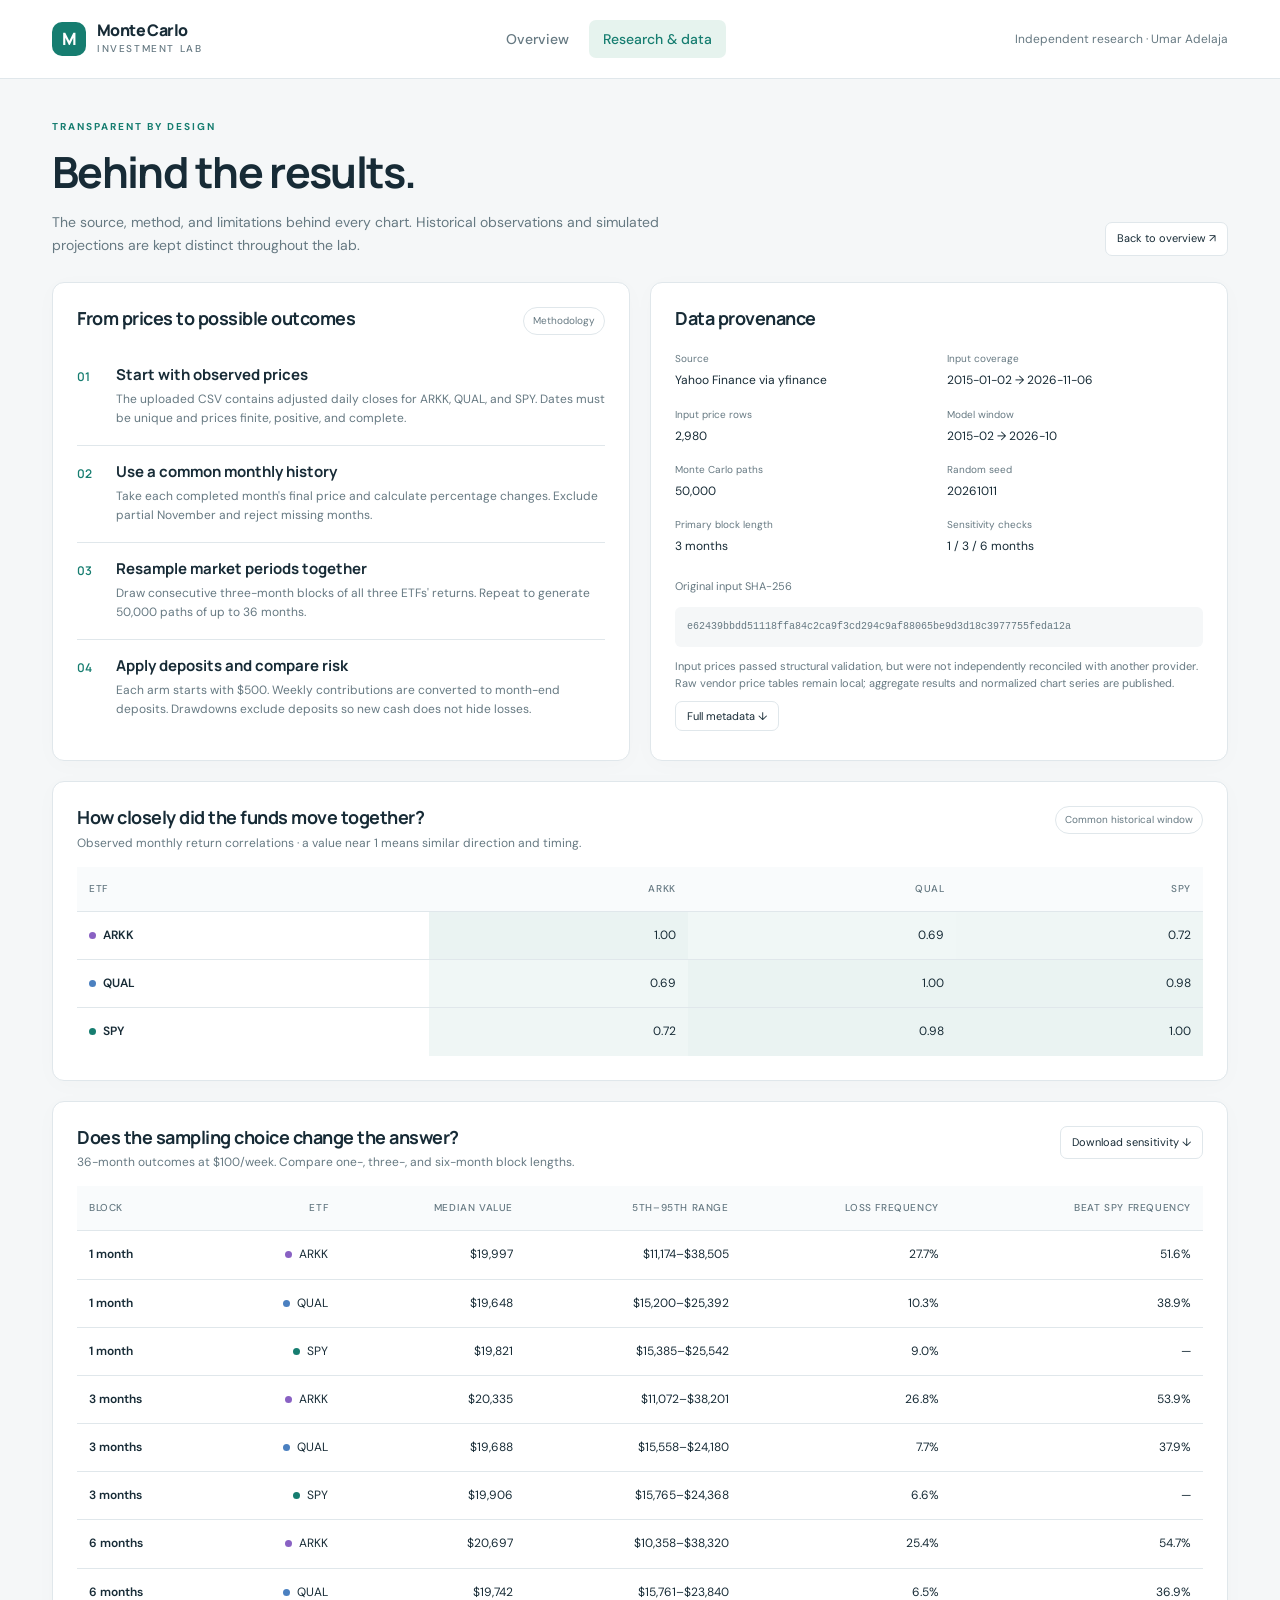
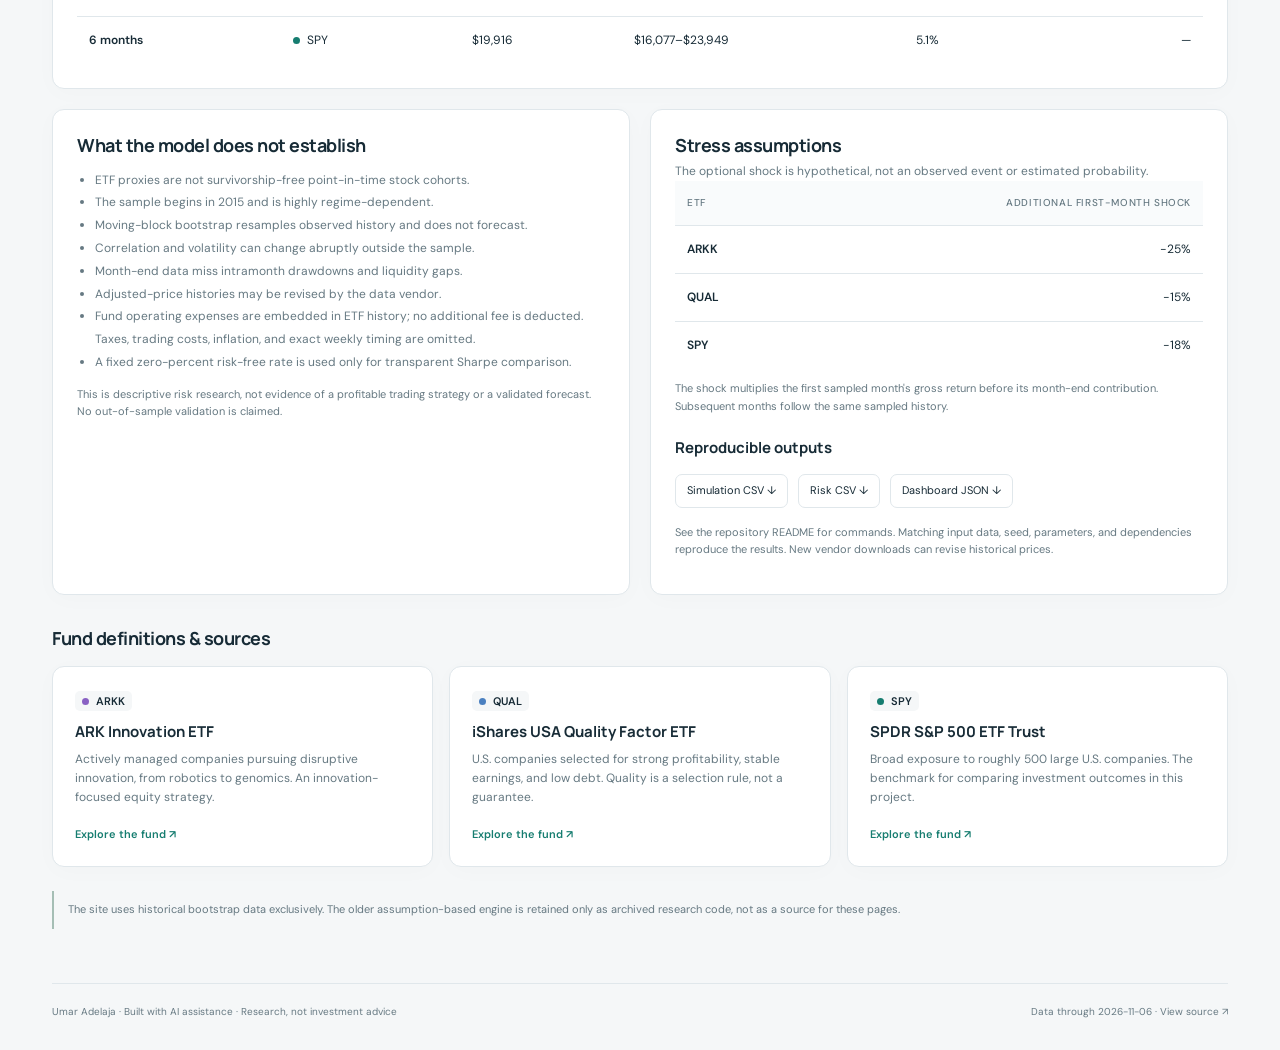
<file: historical_results.html>
<!doctype html>
<html lang="en"><head><meta charset="utf-8"><meta name="viewport" content="width=device-width,initial-scale=1">
<meta name="description" content="Historical ETF performance and reproducible Monte Carlo analysis of ARKK, QUAL, and SPY.">
<title>Research & data · Monte Carlo Investment Lab</title>
<link rel="stylesheet" href="assets/site.css"><script defer src="assets/dashboard.js"></script></head>
<body data-page="research"><header class="site-header"><div class="header-inner"><a class="brand" href="index.html"><span class="brand-mark">M</span><span>Monte Carlo<small>Investment Lab</small></span></a><nav class="nav" aria-label="Main navigation"><a href="index.html">Overview</a><a href="historical_results.html" aria-current="page">Research & data</a></nav><span class="author">Independent research · Umar Adelaja</span></div></header>
<main><div id="load-error" class="error" role="alert" hidden></div><section class="hero"><div><p class="eyebrow">Transparent by design</p><h1>Behind the results.</h1><p class="intro">The source, method, and limitations behind every chart. Historical observations and simulated projections are kept distinct throughout the lab.</p></div><a class="button" href="index.html">Back to overview ↗</a></section>
<div class="research-grid"><section class="panel"><div class="panel-head"><h2>From prices to possible outcomes</h2><span class="pill">Methodology</span></div>
<div class="step"><span class="step-number">01</span><div><h3>Start with observed prices</h3><p>The uploaded CSV contains adjusted daily closes for ARKK, QUAL, and SPY. Dates must be unique and prices finite, positive, and complete.</p></div></div>
<div class="step"><span class="step-number">02</span><div><h3>Use a common monthly history</h3><p>Take each completed month's final price and calculate percentage changes. Exclude partial November and reject missing months.</p></div></div>
<div class="step"><span class="step-number">03</span><div><h3>Resample market periods together</h3><p>Draw consecutive three-month blocks of all three ETFs' returns. Repeat to generate 50,000 paths of up to 36 months.</p></div></div>
<div class="step"><span class="step-number">04</span><div><h3>Apply deposits and compare risk</h3><p>Each arm starts with $500. Weekly contributions are converted to month-end deposits. Drawdowns exclude deposits so new cash does not hide losses.</p></div></div></section>
<section class="panel"><h2>Data provenance</h2><dl class="meta-list"><div><dt>Source</dt><dd>Yahoo Finance via yfinance</dd></div><div><dt>Input coverage</dt><dd>2015-01-02 → 2026-11-06</dd></div><div><dt>Input price rows</dt><dd>2,980</dd></div><div><dt>Model window</dt><dd>2015-02 → 2026-10</dd></div><div><dt>Monte Carlo paths</dt><dd>50,000</dd></div><div><dt>Random seed</dt><dd>20261011</dd></div><div><dt>Primary block length</dt><dd>3 months</dd></div><div><dt>Sensitivity checks</dt><dd>1 / 3 / 6 months</dd></div></dl><p class="small">Original input SHA-256</p><div class="hash">e62439bbdd51118ffa84c2ca9f3cd294c9af88065be9d3d18c3977755feda12a</div><p class="small">Input prices passed structural validation, but were not independently reconciled with another provider. Raw vendor price tables remain local; aggregate results and normalized chart series are published.</p><a class="button" href="results/historical_metadata.json">Full metadata ↓</a></section></div>
<section class="panel" style="margin-top:20px"><div class="panel-head"><div><h2>How closely did the funds move together?</h2><p class="panel-sub">Observed monthly return correlations · a value near 1 means similar direction and timing.</p></div><span class="pill">Common historical window</span></div><div class="table-wrap"><table><thead><tr><th>ETF</th><th>ARKK</th><th>QUAL</th><th>SPY</th></tr></thead><tbody id="correlation-table"></tbody></table></div></section>
<section class="panel"><div class="panel-head"><div><h2>Does the sampling choice change the answer?</h2><p class="panel-sub">36-month outcomes at $100/week. Compare one-, three-, and six-month block lengths.</p></div><a class="button" href="results/historical_block_sensitivity.csv">Download sensitivity ↓</a></div><div class="table-wrap"><table><thead><tr><th>Block</th><th>ETF</th><th>Median value</th><th>5th–95th range</th><th>Loss frequency</th><th>Beat SPY frequency</th></tr></thead><tbody id="sensitivity-table"></tbody></table></div></section>
<div class="research-grid"><section class="panel"><h2>What the model does not establish</h2><ul class="limitations"><li>ETF proxies are not survivorship-free point-in-time stock cohorts.</li><li>The sample begins in 2015 and is highly regime-dependent.</li><li>Moving-block bootstrap resamples observed history and does not forecast.</li><li>Correlation and volatility can change abruptly outside the sample.</li><li>Month-end data miss intramonth drawdowns and liquidity gaps.</li><li>Adjusted-price histories may be revised by the data vendor.</li><li>Fund operating expenses are embedded in ETF history; no additional fee is deducted. Taxes, trading costs, inflation, and exact weekly timing are omitted.</li><li>A fixed zero-percent risk-free rate is used only for transparent Sharpe comparison.</li></ul><p class="small">This is descriptive risk research, not evidence of a profitable trading strategy or a validated forecast. No out-of-sample validation is claimed.</p></section><section class="panel"><h2>Stress assumptions</h2><p class="panel-sub">The optional shock is hypothetical, not an observed event or estimated probability.</p><div class="table-wrap"><table><thead><tr><th>ETF</th><th>Additional first-month shock</th></tr></thead><tbody><tr><td>ARKK</td><td>−25%</td></tr><tr><td>QUAL</td><td>−15%</td></tr><tr><td>SPY</td><td>−18%</td></tr></tbody></table></div><p class="small">The shock multiplies the first sampled month's gross return before its month-end contribution. Subsequent months follow the same sampled history.</p><h3 style="margin-top:24px">Reproducible outputs</h3><div class="downloads"><a class="button" href="results/historical_simulation_summary.csv">Simulation CSV ↓</a><a class="button" href="results/historical_risk_metrics.csv">Risk CSV ↓</a><a class="button" href="results/historical_dashboard_data.json">Dashboard JSON ↓</a></div><p class="small">See the repository README for commands. Matching input data, seed, parameters, and dependencies reproduce the results. New vendor downloads can revise historical prices.</p></section></div>
<div class="section-heading"><h2>Fund definitions & sources</h2></div><div class="etfs"><article class="etf-card"><span class="ticker"><span class="dot" style="background:#8961c3"></span>ARKK</span><h3>ARK Innovation ETF</h3><p>Actively managed companies pursuing disruptive innovation, from robotics to genomics. An innovation-focused equity strategy.</p><a href="https://www.ark-funds.com/funds/arkk">Explore the fund ↗</a></article><article class="etf-card"><span class="ticker"><span class="dot" style="background:#4b80c0"></span>QUAL</span><h3>iShares USA Quality Factor ETF</h3><p>U.S. companies selected for strong profitability, stable earnings, and low debt. Quality is a selection rule, not a guarantee.</p><a href="https://www.ishares.com/us/products/256101/QUAL">Explore the fund ↗</a></article><article class="etf-card"><span class="ticker"><span class="dot" style="background:#167d70"></span>SPY</span><h3>SPDR S&P 500 ETF Trust</h3><p>Broad exposure to roughly 500 large U.S. companies. The benchmark for comparing investment outcomes in this project.</p><a href="https://www.ssga.com/us/en/individual/etfs/state-street-spdr-sp-500-etf-trust-spy">Explore the fund ↗</a></article></div><p class="notice">The site uses historical bootstrap data exclusively. The older assumption-based engine is retained only as archived research code, not as a source for these pages.</p>
<noscript><p class="no-script">Enable JavaScript for interactive charts and controls. <a href="results/historical_risk_metrics.csv">Download historical metrics</a> or <a href="results/historical_simulation_summary.csv">simulation results</a>.</p></noscript></main>
<footer class="footer"><span>Umar Adelaja · Built with AI assistance · Research, not investment advice</span><span>Data through 2026-11-06 · <a href="https://github.com/uafadelaja-creator/monte-carlo-investment-lab">View source ↗</a></span></footer></body></html>
</file>
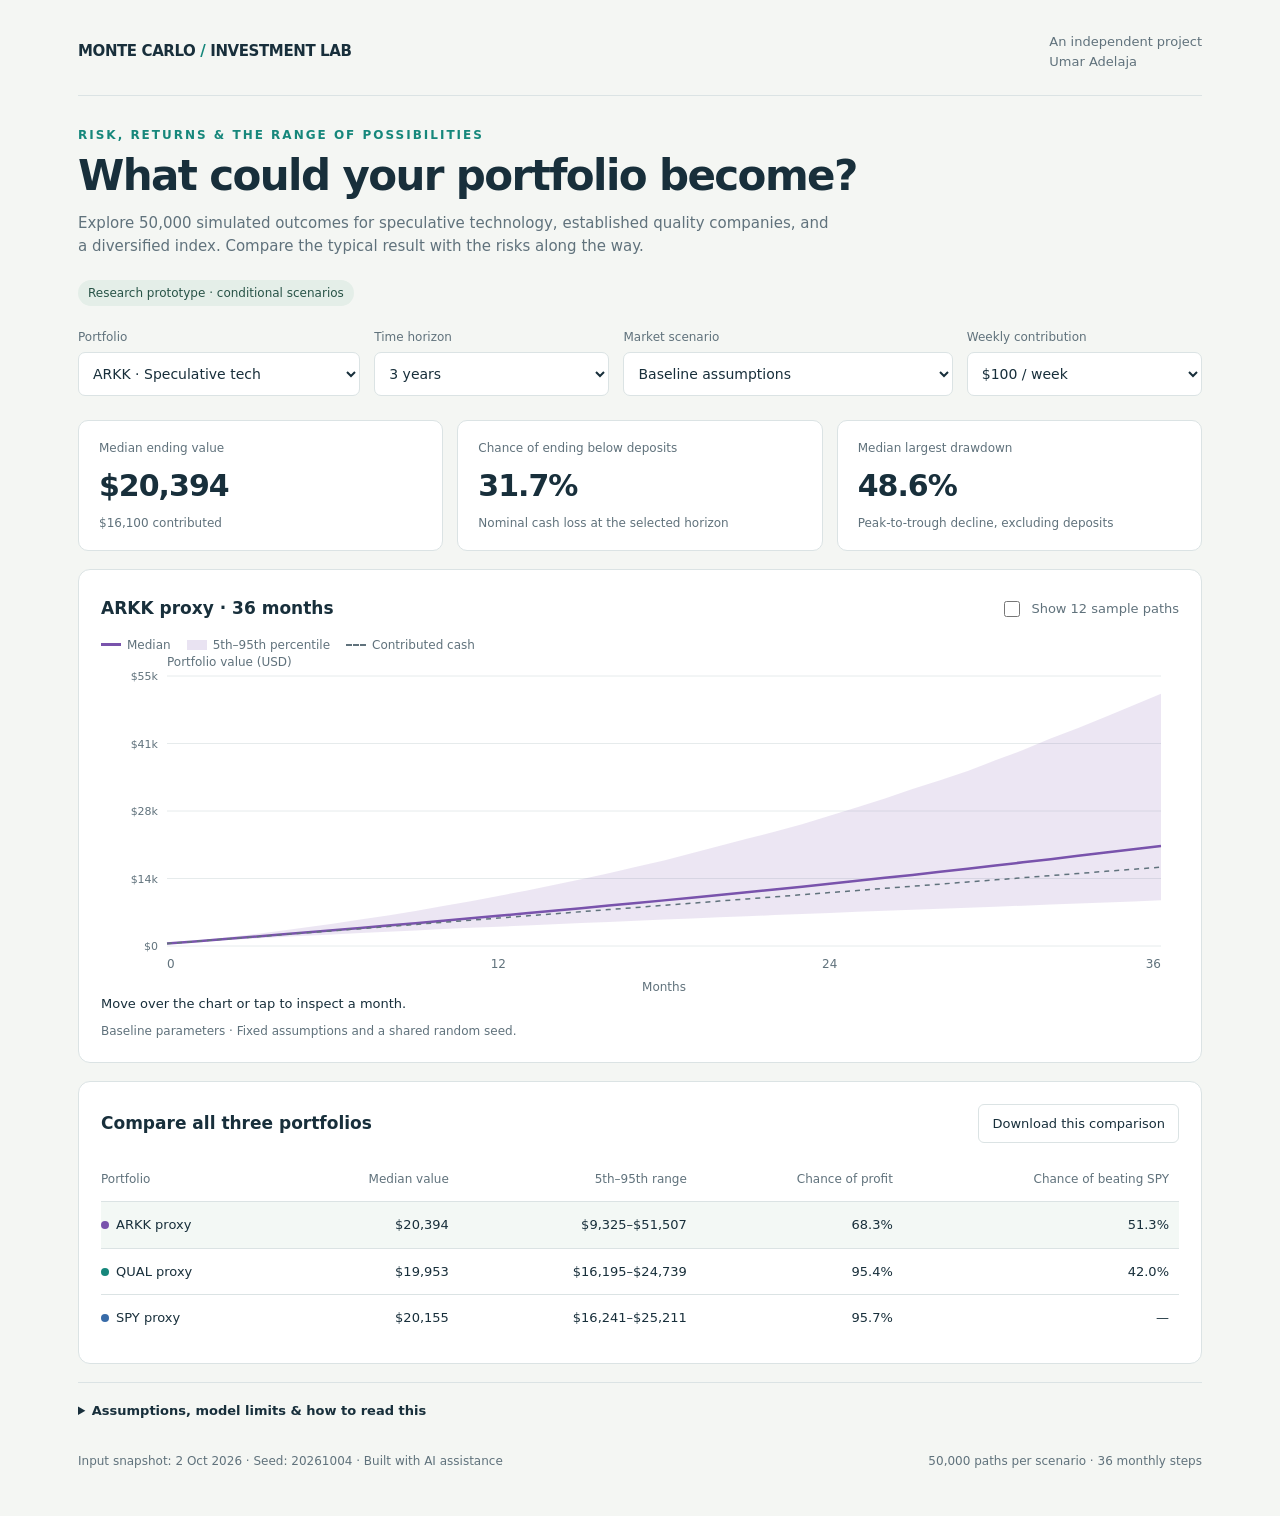
<file: Monte_Carlo_Dashboard.html>
<!doctype html>
<html lang="en">
<head>
<meta charset="utf-8"><meta name="viewport" content="width=device-width,initial-scale=1">
<title>Monte Carlo Investment Lab · Umar Adelaja</title>
<style>
:root{color-scheme:light;--ink:#182f3b;--muted:#60727c;--paper:#f4f6f3;--panel:#fff;--line:#dbe3e4;--teal:#16877b;--purple:#7953ac;--blue:#386ba8;--orange:#bc7839}
*{box-sizing:border-box}body{margin:0;background:var(--paper);color:var(--ink);font:15px/1.5 system-ui,-apple-system,BlinkMacSystemFont,"Segoe UI",sans-serif}main{max-width:1180px;margin:auto;padding:32px 28px}header{display:flex;justify-content:space-between;gap:16px;align-items:center;border-bottom:1px solid var(--line);padding-bottom:24px}.brand{font-weight:650;letter-spacing:-.4px}.brand span{color:var(--teal)}.byline{color:var(--muted);font-size:13px}.eyebrow{color:var(--teal);text-transform:uppercase;letter-spacing:2px;font-size:12px;font-weight:650;margin:30px 0 8px}h1{font-size:clamp(26px,4vw,42px);font-weight:600;letter-spacing:-1.6px;line-height:1.15;margin:0 0 12px}.intro{max-width:760px;color:var(--muted);margin:0 0 24px}.badge{font-size:12px;background:#e4eee8;color:#285347;padding:6px 10px;border-radius:20px;white-space:nowrap}.controls{display:grid;grid-template-columns:1.2fr 1fr 1.4fr 1fr;gap:14px;margin:24px 0}label{font-size:12px;color:var(--muted);display:block}select{display:block;width:100%;min-height:44px;margin-top:6px;padding:10px;border:1px solid var(--line);background:var(--panel);border-radius:7px;color:var(--ink);font:inherit;font-size:14px}select:focus-visible,button:focus-visible,a:focus-visible,input:focus-visible{outline:3px solid #8bc5ff;outline-offset:3px}.metrics{display:grid;grid-template-columns:repeat(3,1fr);gap:14px;margin:0 0 18px}.metric{background:var(--panel);border:1px solid var(--line);padding:18px 20px;border-radius:10px}.metric .label{color:var(--muted);font-size:12px}.value{font-size:30px;font-weight:600;letter-spacing:-1px;font-variant-numeric:tabular-nums;margin:6px 0}.sub{color:var(--muted);font-size:12px}.plotpanel,.compare{background:var(--panel);border:1px solid var(--line);border-radius:12px;padding:22px;margin-bottom:18px}.plothead{display:flex;justify-content:space-between;gap:12px;flex-wrap:wrap;align-items:center}h2{font-size:17px;font-weight:600;margin:0}.check{display:flex;align-items:center;gap:8px;min-height:34px;font-size:13px}.check input{width:16px;height:16px}.legend{display:flex;flex-wrap:wrap;gap:16px;margin:10px 0 0;font-size:12px;color:var(--muted)}.legend span{display:inline-flex;align-items:center;gap:6px}.linekey{display:inline-block;width:20px;height:3px;background:var(--teal)}.bandkey{display:inline-block;width:20px;height:10px;background:var(--teal);opacity:.16}.depositkey{display:inline-block;width:20px;height:0;border-top:2px dashed var(--muted)}#plot{position:relative;min-width:0}svg{display:block;width:100%;overflow:visible}.caption{color:var(--muted);font-size:12px;margin-top:4px}.hoverlabel{min-height:24px;font-size:13px;color:var(--ink);font-variant-numeric:tabular-nums}.tablewrap{overflow:auto}table{width:100%;border-collapse:collapse;font-size:13px;margin-top:14px;white-space:nowrap}th,td{padding:13px 10px;text-align:right;border-bottom:1px solid var(--line);font-variant-numeric:tabular-nums}th{color:var(--muted);font-size:12px;font-weight:500}th:first-child,td:first-child{text-align:left;padding-left:0}tbody tr:last-child td{border:0}.selected{background:#f3f8f5}.dot{display:inline-block;width:8px;height:8px;border-radius:50%;margin-right:7px}details{border-top:1px solid var(--line);padding:18px 0;color:var(--muted);font-size:13px}summary{color:var(--ink);cursor:pointer;font-weight:550}details p{max-width:880px}footer{font-size:12px;color:var(--muted);display:flex;justify-content:space-between;gap:12px;flex-wrap:wrap;padding:14px 0}button{font:inherit;font-size:13px;border:1px solid var(--line);padding:9px 13px;border-radius:6px;background:var(--panel);color:var(--ink);cursor:pointer}a{color:var(--teal)}@media(max-width:650px){main{padding:20px 14px}.controls{grid-template-columns:1fr 1fr;gap:10px}.metrics{gap:8px}.metric{padding:12px}.value{font-size:23px}.plotpanel,.compare{padding:15px}.byline{max-width:140px;text-align:right}h1{letter-spacing:-.8px}.metric .label,.sub{font-size:11px}}@media(max-width:360px){.metrics{grid-template-columns:1fr}.metric{display:grid;grid-template-columns:1fr 1fr}.value{grid-row:span 2;text-align:right}.sub{grid-column:1}.badge{display:none}}
</style>
</head>
<body><main>
<header><div class="brand">MONTE CARLO <span>/</span> INVESTMENT LAB</div><div class="byline">An independent project<br>Umar Adelaja</div></header>
<div class="eyebrow">Risk, returns & the range of possibilities</div>
<h1>What could your portfolio become?</h1>
<p class="intro">Explore 50,000 simulated outcomes for speculative technology, established quality companies, and a diversified index. Compare the typical result with the risks along the way.</p>
<span class="badge">Research prototype · conditional scenarios</span>
<section class="controls" aria-label="Simulation controls">
<label>Portfolio<select id="portfolio"><option value="0">ARKK · Speculative tech</option><option value="1">QUAL · Quality companies</option><option value="2">SPY · S&P 500</option></select></label>
<label>Time horizon<select id="horizon"><option value="1">1 month</option><option value="3">3 months</option><option value="6">6 months</option><option value="12">1 year</option><option value="24">2 years</option><option selected value="36">3 years</option></select></label>
<label>Market scenario<select id="scenario"><option value="baseline">Baseline assumptions</option><option value="lower">Lower return anchors</option><option value="stress">Combined stress</option></select></label>
<label>Weekly contribution<select id="weekly"><option value="0">$0 / week</option><option value="50">$50 / week</option><option selected value="100">$100 / week</option><option value="200">$200 / week</option></select></label>
</section>
<div class="metrics" aria-live="polite">
<div class="metric"><div class="label">Median ending value</div><div class="value" id="median"></div><div class="sub" id="contributed"></div></div>
<div class="metric"><div class="label">Chance of ending below deposits</div><div class="value" id="loss"></div><div class="sub">Nominal cash loss at the selected horizon</div></div>
<div class="metric"><div class="label">Median largest drawdown</div><div class="value" id="drawdown"></div><div class="sub">Peak-to-trough decline, excluding deposits</div></div>
</div>
<section class="plotpanel">
<div class="plothead"><h2 id="charttitle">Simulated wealth</h2><label class="check"><input type="checkbox" id="samples">Show 12 sample paths</label></div>
<div class="legend"><span><i class="linekey" id="linekey"></i>Median</span><span><i class="bandkey" id="bandkey"></i>5th–95th percentile</span><span><i class="depositkey"></i>Contributed cash</span></div>
<div id="plot"><svg id="chart" role="img" aria-label="Simulated portfolio wealth through time"></svg></div>
<div id="hover" class="hoverlabel">Move over the chart or tap to inspect a month.</div>
<div class="caption" id="chartnote"></div>
</section>
<section class="compare"><div class="plothead"><h2>Compare all three portfolios</h2><button id="download" type="button">Download this comparison</button></div>
<div class="tablewrap"><table><thead><tr><th>Portfolio</th><th>Median value</th><th>5th–95th range</th><th>Chance of profit</th><th>Chance of beating SPY</th></tr></thead><tbody id="comparison"></tbody></table></div>
</section>
<details><summary>Assumptions, model limits & how to read this</summary>
<p><strong>These results depend on the inputs and are not forecasts.</strong> The model uses ARKK, QUAL, and SPY as portfolio proxies. Every arm starts with $500. Weekly deposits are represented by their monthly equivalent (weekly amount × 52 ÷ 12), added at month end. Profit means ending above total contributions.</p>
<p>Baseline annualized return anchors are 13.63%, 14.47%, and 15.22%; volatility inputs are 50%, 12.28%, and 12.74%. Return anchors are transformed into log-return drifts. Correlations are scenario assumptions. The lower-return case subtracts five percentage points from each return anchor. Stress adds 1.5× volatility and tighter correlations.</p>
<p>The same random seed is used in every case. Controls display precomputed 50,000-path runs; they do not fetch live prices or rerun the Python model in your browser. Bands show pointwise percentiles, not a single possible path. The 12 example trajectories are the first 12 paths, not selected winners.</p>
<p>The prototype exponentiates Student-t log returns. This distribution has no finite theoretical mean for gross returns, so this dashboard emphasizes medians and quantiles. Historical input windows differ; source validation, matched histories, and a model with finite return moments remain research tasks. Fees, taxes, inflation, liquidity events, and delistings are not modeled explicitly. Long-horizon 5- and 10-year views are planned.</p>
</details>
<footer><span>Input snapshot: 2 Oct 2026 · Seed: 20261004 · Built with AI assistance</span><span>50,000 paths per scenario · 36 monthly steps</span></footer>
</main>
<script>
const DATA={"paths":50000,"seed":20261004,"asOf":"2026-10-02","start":500.0,"sets":{"baseline-0":{"arms":[{"quantiles":[[500.0,500.0,500.0,500.0,500.0],[402.56,465.4,504.67,547.77,632.19],[368.5,451.22,509.56,576.58,704.66],[345.93,441.86,516.47,601.6,769.17],[328.72,435.58,521.57,626.24,828.42],[313.58,430.14,527.0,647.96,887.42],[300.24,425.05,532.64,668.63,941.82],[290.46,420.9,538.34,689.97,1002.23],[281.74,418.12,543.47,710.23,1060.61],[271.96,415.3,549.62,729.34,1114.08],[265.22,412.74,556.06,751.58,1170.87],[259.06,410.52,562.03,770.45,1224.09],[250.94,410.09,567.95,788.93,1285.3],[245.87,407.86,573.52,809.15,1342.99],[239.68,407.47,580.23,830.02,1410.91],[234.8,406.58,586.22,849.07,1472.86],[230.39,406.26,593.18,869.38,1534.88],[226.94,406.92,599.2,891.39,1596.11],[223.49,405.69,604.01,908.9,1662.49],[219.9,404.73,610.7,927.39,1725.7],[214.78,404.41,617.3,948.41,1788.21],[211.26,403.67,623.21,965.97,1853.48],[209.45,403.79,631.53,987.16,1916.31],[206.47,402.87,637.46,1006.79,1978.05],[202.91,402.92,646.43,1030.44,2060.75],[201.44,403.9,652.22,1050.83,2131.81],[199.36,404.43,660.76,1069.21,2211.0],[195.22,405.47,666.65,1093.7,2281.55],[192.96,405.7,674.56,1115.89,2363.02],[190.8,404.83,682.42,1140.02,2436.66],[188.66,404.96,689.76,1162.04,2524.25],[186.55,407.68,697.94,1186.27,2608.27],[185.15,408.26,705.17,1211.74,2688.42],[183.78,408.86,713.27,1233.68,2780.05],[181.25,410.65,721.28,1261.1,2877.57],[179.39,410.09,731.11,1282.56,2980.71],[177.82,412.73,737.2,1303.44,3039.12]],"samples":[[500.0,439.01,428.98,485.18,540.76,593.83,571.75,573.52,734.09,764.69,849.95,794.54,859.05,851.21,893.26,779.05,865.68,860.49,822.52,835.79,757.53,682.75,716.72,707.74,862.69,801.32,909.43,1191.47,1277.22,1300.52,1627.06,3204.23,2278.62,2148.4,2177.75,2164.31,1893.27],[500.0,554.14,604.16,509.01,512.22,379.29,515.75,503.88,569.67,667.68,575.48,623.71,855.26,1052.14,1200.48,1425.08,1371.86,1394.94,1362.29,1355.91,1365.28,1212.16,1035.94,1139.88,1092.9,1146.81,1226.3,986.19,1076.32,1016.69,1268.0,1375.8,1669.8,1502.71,1665.3,1891.08,1995.93],[500.0,501.08,492.02,464.22,544.5,622.63,673.63,495.63,493.88,447.57,412.41,474.61,534.96,493.29,477.46,442.37,478.97,508.55,1049.67,1174.14,1241.34,1206.74,1513.69,1746.65,2043.0,2024.35,2517.54,1943.19,1357.86,1488.9,1456.43,1590.46,1954.84,1683.23,1587.01,1752.8,2264.91],[500.0,453.56,321.0,307.95,375.2,395.13,392.05,411.07,344.58,423.93,397.45,448.2,553.05,601.83,618.89,584.14,611.38,572.11,583.14,691.81,673.82,658.37,720.4,662.73,605.57,738.35,888.62,803.77,1309.72,1582.24,1479.11,1704.37,1608.18,1567.67,1656.82,1414.62,1100.2],[500.0,543.98,711.38,737.09,680.79,720.4,771.65,720.02,674.77,738.58,796.93,783.58,826.65,740.83,806.61,902.12,925.12,975.86,891.3,921.31,1146.11,1221.93,1214.08,1269.72,1492.54,1324.24,1214.62,1265.22,1415.79,1527.97,1585.38,1941.39,2394.42,2396.04,2566.81,2692.59,2834.89],[500.0,564.26,586.67,617.29,666.15,480.94,422.54,358.36,451.54,789.71,779.5,767.59,603.25,589.8,541.42,566.55,572.13,554.36,617.01,576.74,607.08,661.86,689.96,616.28,482.07,424.45,384.03,388.19,368.25,354.51,380.67,394.44,577.37,509.14,549.41,529.6,498.07],[500.0,421.13,411.71,544.62,604.78,546.94,543.32,623.42,657.13,611.74,646.69,604.75,615.03,598.51,505.1,427.28,356.28,397.53,352.84,310.73,329.71,366.53,431.76,473.91,473.97,429.89,422.78,398.72,368.8,395.41,465.92,531.4,471.23,566.52,546.58,539.14,574.79],[500.0,500.52,581.02,558.66,490.23,409.7,653.83,513.61,542.89,583.49,697.39,744.96,741.97,542.7,476.51,359.4,326.41,338.54,321.39,371.39,337.37,312.96,185.05,222.91,228.86,281.77,322.73,267.62,244.63,335.23,349.09,271.94,245.33,248.43,278.49,237.48,429.27],[500.0,499.23,566.57,587.1,618.28,627.53,654.37,488.16,581.66,593.55,661.87,750.42,736.46,711.88,730.43,660.39,586.39,648.54,643.46,694.89,749.61,672.47,622.79,740.88,943.01,1153.49,957.09,969.56,940.46,832.92,712.51,865.83,1145.98,1234.62,1268.56,1308.7,1365.29],[500.0,530.42,475.25,462.81,446.83,445.76,476.34,481.16,629.74,668.25,674.05,785.84,745.65,747.7,780.35,698.56,607.44,585.88,433.32,425.81,532.33,569.53,592.87,590.33,614.43,585.15,622.65,638.57,647.31,535.64,385.93,427.16,448.58,346.73,353.32,358.88,474.33],[500.0,421.09,354.58,407.86,439.49,438.5,442.24,448.84,421.49,471.41,618.37,537.19,522.89,547.44,559.75,544.95,566.56,661.06,542.95,559.12,563.99,610.55,672.35,417.91,385.5,331.15,252.75,252.76,223.53,250.46,230.84,232.38,274.18,292.14,286.33,252.27,276.39],[500.0,545.3,616.34,534.42,449.4,504.22,556.89,509.95,527.0,587.71,590.81,616.29,733.78,904.84,1084.81,1155.65,1058.82,1244.07,1149.48,1395.89,1497.6,1595.63,1482.32,1334.08,1437.36,1481.6,1763.25,1806.93,1550.51,1658.13,1412.25,1067.09,948.47,1102.33,853.93,769.67,937.9]]},{"quantiles":[[500.0,500.0,500.0,500.0,500.0],[478.07,495.52,505.56,515.82,534.37],[472.02,496.21,511.21,526.96,553.09],[468.84,498.0,517.11,537.13,570.54],[466.62,500.46,522.89,546.81,585.98],[465.38,502.98,528.82,556.38,601.02],[464.82,505.98,534.83,565.22,614.72],[464.54,509.42,540.95,574.32,629.07],[465.25,513.08,546.81,583.29,642.91],[465.69,516.45,553.44,592.2,657.44],[466.86,520.18,559.5,601.37,672.04],[466.97,524.33,566.22,610.88,685.89],[468.19,528.38,572.29,619.87,699.66],[469.63,532.7,579.09,629.27,713.86],[471.42,536.69,585.8,638.4,726.39],[472.42,540.73,592.48,648.17,741.76],[474.56,545.57,598.98,657.8,755.06],[476.32,549.99,605.69,667.24,769.3],[478.68,554.66,612.43,676.37,784.23],[480.83,559.56,619.15,685.74,797.55],[483.22,564.2,626.09,695.43,811.68],[485.2,568.87,633.17,705.39,827.14],[486.9,573.58,640.25,715.5,841.51],[489.52,578.71,647.62,725.49,857.1],[492.73,583.64,655.5,735.66,872.6],[495.47,588.64,662.95,745.96,887.76],[497.87,593.92,670.45,756.34,903.44],[501.22,599.06,678.71,766.55,916.98],[503.98,604.45,685.93,777.26,932.18],[506.63,610.39,693.72,787.98,948.71],[509.13,615.74,701.61,798.25,963.8],[512.2,621.49,709.66,809.77,979.77],[514.84,627.84,718.0,821.27,996.66],[518.29,634.25,726.34,832.29,1013.47],[521.35,640.16,734.97,843.31,1029.08],[524.47,645.5,742.82,854.7,1047.52],[528.2,651.29,751.43,866.58,1063.94]],"samples":[[500.0,485.49,488.23,504.4,503.65,518.56,493.67,501.93,527.67,525.96,540.66,534.75,545.39,547.59,566.27,557.69,567.26,577.46,579.21,579.82,577.23,603.71,622.86,624.14,659.45,655.0,672.17,698.02,709.94,713.41,739.72,876.09,825.71,827.64,825.33,847.21,837.56],[500.0,502.51,505.33,501.1,511.29,498.19,521.88,512.68,538.98,547.35,543.46,549.74,557.51,574.43,586.56,585.28,598.47,622.54,637.14,637.78,634.53,649.65,661.68,665.1,658.47,676.98,719.13,713.28,714.52,714.74,739.7,747.04,756.14,768.31,788.81,805.21,818.16],[500.0,509.64,533.2,532.37,566.65,614.33,635.71,596.7,602.28,592.43,561.8,584.07,599.56,599.0,615.07,609.1,617.08,542.77,535.46,552.93,581.44,603.24,609.1,690.87,693.51,702.62,789.85,727.03,695.82,716.74,750.79,805.13,867.11,865.26,894.38,900.12,906.63],[500.0,496.17,467.1,475.15,489.19,490.64,498.9,504.49,504.96,537.74,539.1,549.9,574.66,589.12,590.98,607.41,614.93,603.31,624.98,655.27,672.08,674.59,691.04,683.47,694.21,739.64,776.38,739.05,792.75,802.74,798.15,847.12,874.17,889.13,889.43,863.39,860.41],[500.0,523.9,573.38,592.71,599.37,612.61,618.71,589.69,594.08,620.17,623.33,636.41,648.39,671.98,709.67,733.4,780.56,771.53,759.03,787.07,813.79,868.83,861.74,869.65,909.07,902.13,905.52,938.07,973.35,1015.03,1019.42,1089.46,1139.53,1111.61,1068.24,1065.89,1102.3],[500.0,512.89,519.64,618.19,635.27,608.45,584.7,585.18,610.88,566.36,568.23,593.34,581.32,586.98,557.63,566.06,566.02,545.1,574.69,586.42,589.62,605.06,623.19,610.94,562.49,538.29,548.21,555.79,562.2,553.37,553.33,564.97,632.91,639.65,640.88,632.04,623.84],[500.0,489.78,501.99,543.56,563.46,545.56,559.05,587.7,599.13,604.67,601.33,603.13,613.95,619.93,602.53,579.32,570.0,601.57,625.28,640.16,652.68,650.3,680.07,710.03,718.94,707.61,694.71,684.93,705.08,710.62,747.42,756.24,751.5,782.74,776.18,778.92,758.36],[500.0,486.89,507.33,499.63,516.49,519.44,560.25,509.07,496.16,507.71,515.46,519.06,521.07,517.27,500.1,483.31,474.22,456.23,451.89,486.98,489.89,499.16,477.93,499.41,514.0,566.95,577.63,570.04,561.72,575.48,572.93,554.4,544.52,552.58,575.85,549.67,664.08],[500.0,505.73,530.24,556.44,580.17,577.95,597.69,580.19,605.0,608.06,630.84,642.03,653.36,645.15,676.16,644.86,670.06,687.03,691.31,715.63,726.98,730.85,719.56,752.51,792.32,801.63,799.15,826.14,806.3,777.09,779.45,819.53,847.25,862.83,882.08,908.23,917.79],[500.0,506.16,511.6,505.89,509.27,508.28,523.68,544.27,590.85,604.4,601.24,582.09,615.48,623.8,644.6,633.49,623.63,628.23,620.59,673.54,734.31,795.54,772.84,752.95,753.57,740.18,725.8,720.97,725.25,722.54,683.39,744.02,754.01,746.56,753.92,746.59,789.25],[500.0,488.64,491.56,522.66,515.31,520.58,514.52,524.39,525.86,567.83,624.74,598.89,609.79,620.47,635.32,630.07,626.42,650.82,608.83,627.62,651.51,673.98,682.54,676.14,711.04,754.55,745.43,751.67,762.29,821.92,806.75,801.79,831.07,860.1,858.54,875.17,915.92],[500.0,522.54,528.87,519.4,492.44,531.7,570.61,561.01,566.12,587.76,585.84,602.05,631.05,619.04,613.74,622.56,621.93,632.27,634.23,665.53,695.45,718.4,730.22,743.24,790.27,800.26,831.85,862.77,858.79,894.29,826.26,778.26,771.24,806.01,793.01,813.47,863.91]]},{"quantiles":[[500.0,500.0,500.0,500.0,500.0],[477.29,495.57,505.88,516.48,535.82],[471.37,496.22,511.88,528.14,555.65],[467.58,498.12,517.92,538.69,573.49],[466.22,500.59,524.21,548.96,589.67],[464.74,503.33,530.41,558.76,605.38],[464.49,506.66,536.79,568.37,620.16],[464.27,510.25,543.23,578.0,634.8],[464.46,514.24,549.41,587.58,649.41],[465.14,518.01,555.96,597.12,664.73],[466.42,521.8,562.73,606.88,679.17],[466.88,526.16,569.67,616.62,693.89],[467.8,530.67,576.56,626.32,708.47],[469.2,534.8,584.02,636.39,724.0],[470.81,539.59,590.9,646.28,738.75],[472.77,543.89,597.63,656.41,753.91],[474.99,548.8,604.5,666.06,769.17],[477.01,553.29,611.84,676.24,785.09],[479.66,558.46,618.7,685.9,800.64],[482.09,563.19,625.91,696.02,815.61],[483.64,568.15,633.07,706.01,830.5],[486.47,573.64,639.96,716.24,845.71],[489.42,578.64,647.53,727.31,861.28],[492.12,583.78,655.82,738.05,877.56],[494.72,588.87,664.04,748.79,893.51],[496.98,594.32,672.3,759.36,910.72],[500.1,600.28,679.66,770.31,926.78],[502.78,605.45,688.01,781.98,942.41],[505.97,611.04,696.17,793.12,959.74],[508.24,616.88,704.9,803.96,974.8],[511.98,623.2,713.14,815.15,992.61],[515.76,628.45,721.7,826.52,1011.34],[518.31,635.57,730.85,838.43,1028.52],[522.32,641.57,739.66,850.59,1047.13],[525.43,648.04,748.67,863.24,1064.89],[528.85,654.93,757.18,875.34,1082.73],[532.72,660.2,766.06,887.17,1102.23]],"samples":[[500.0,474.05,472.16,491.02,490.06,503.09,489.96,496.43,527.7,532.99,544.3,533.56,539.23,543.27,557.69,555.79,572.48,584.54,594.47,584.64,580.18,617.47,636.97,642.92,687.23,687.12,712.77,737.38,748.97,736.84,762.51,874.22,804.56,810.41,798.05,825.86,823.69],[500.0,504.9,523.13,528.26,532.16,545.44,574.27,561.6,592.15,591.63,596.05,601.15,613.55,632.11,646.91,667.24,682.07,707.76,715.61,717.78,703.4,717.03,734.8,747.44,743.6,762.65,810.73,809.48,822.28,825.84,842.93,835.55,852.03,891.94,891.17,918.51,927.46],[500.0,516.98,545.96,538.01,563.99,609.38,624.77,589.35,599.51,581.94,546.55,563.05,583.03,587.75,614.08,602.11,586.71,547.78,523.29,544.2,567.77,579.62,585.79,657.09,685.4,709.36,789.95,721.38,674.29,693.37,731.67,781.83,827.11,825.28,850.09,860.73,858.84],[500.0,491.65,467.53,469.82,490.3,489.37,499.4,488.03,494.97,518.14,516.57,533.19,551.3,575.7,577.75,597.78,612.17,599.09,625.89,654.95,667.73,671.31,675.56,670.1,680.85,721.07,747.29,699.45,749.91,760.86,746.44,802.45,839.08,841.97,825.79,783.45,769.7],[500.0,525.74,567.52,577.71,584.14,594.59,604.95,577.91,595.65,619.84,623.74,640.3,671.63,704.92,749.22,771.1,799.05,797.23,784.39,817.56,835.24,919.14,907.45,884.31,958.28,974.2,974.49,1022.2,1071.44,1117.52,1130.56,1251.19,1311.67,1300.34,1249.13,1270.21,1302.2],[500.0,504.46,508.71,609.3,617.03,577.67,555.39,566.64,602.1,542.87,541.8,559.08,547.34,555.58,530.89,546.39,547.76,531.76,558.45,563.27,568.41,566.06,580.75,578.01,535.53,518.48,535.42,536.42,552.46,551.44,553.35,565.17,619.58,625.36,627.88,621.07,600.78],[500.0,487.14,507.12,550.87,574.92,547.42,563.06,600.76,614.68,618.48,619.85,634.53,651.15,657.37,648.68,606.74,594.11,628.3,645.53,654.21,666.48,674.02,712.09,745.48,758.06,755.06,740.0,726.39,759.94,753.68,789.04,808.51,808.51,860.58,839.0,842.87,834.76],[500.0,492.73,517.17,509.87,515.32,518.14,567.84,522.43,518.16,531.45,540.92,551.38,539.13,536.67,514.84,502.45,494.25,474.78,460.67,505.07,502.74,519.23,489.95,515.52,530.07,575.77,598.82,602.86,592.31,607.6,604.63,582.31,575.24,584.38,622.82,582.5,736.58],[500.0,505.28,529.1,564.64,589.02,593.27,603.97,586.93,607.65,623.33,645.51,657.85,677.61,687.22,719.56,672.64,707.93,730.55,732.68,758.41,774.43,774.41,759.71,792.77,823.28,839.87,820.27,856.97,818.31,787.04,799.11,839.29,867.65,862.43,872.64,901.72,922.95],[500.0,505.45,516.81,514.07,527.03,529.36,548.95,560.4,606.34,625.29,626.37,598.7,609.84,610.1,621.73,612.86,608.59,617.41,612.88,668.06,735.31,816.69,793.63,765.47,776.27,759.87,750.24,743.75,757.8,753.74,697.1,768.68,775.73,778.9,783.65,775.64,820.52],[500.0,492.77,486.31,513.98,508.55,518.77,527.49,534.53,548.77,578.16,637.84,601.4,617.09,628.97,641.56,644.8,646.51,689.63,630.44,652.81,671.93,696.47,715.88,663.48,694.53,728.14,717.57,716.95,723.05,793.84,777.41,773.88,802.17,827.33,807.52,816.08,859.52],[500.0,528.29,532.44,528.31,502.93,549.58,597.14,590.48,584.99,597.9,604.2,615.95,636.25,613.48,596.32,599.25,598.63,605.52,598.08,628.95,651.28,664.14,679.84,690.27,745.67,763.32,793.44,813.13,808.5,835.65,771.91,734.11,717.23,760.95,751.98,775.4,823.93]]}],"metrics":[{"portfolio":"ARKK proxy","months":1,"contributed":500.0,"mean_ending_value":510.339364,"median_ending_value":504.667686,"p5":402.561126,"p25":465.39985,"p75":547.774901,"p95":632.193526,"prob_profitable":0.5319,"prob_loss":0.4681,"mean_contribution_adjusted_return":0.020679,"median_time_weighted_cagr":null,"median_max_drawdown":0.0,"p95_max_drawdown":0.194878,"annual_volatility_input":0.5,"prob_beat_spy":0.49208},{"portfolio":"QUAL proxy","months":1,"contributed":500.0,"mean_ending_value":505.850043,"median_ending_value":505.555473,"p5":478.074406,"p25":495.517052,"p75":515.823965,"p95":534.36575,"prob_profitable":0.64728,"prob_loss":0.35272,"mean_contribution_adjusted_return":0.0117,"median_time_weighted_cagr":null,"median_max_drawdown":0.0,"p95_max_drawdown":0.043851,"annual_volatility_input":0.1228,"prob_beat_spy":0.47778},{"portfolio":"SPY proxy","months":1,"contributed":500.0,"mean_ending_value":506.207459,"median_ending_value":505.883333,"p5":477.29317,"p25":495.569351,"p75":516.483192,"p95":535.822438,"prob_profitable":0.6497,"prob_loss":0.3503,"mean_contribution_adjusted_return":0.012415,"median_time_weighted_cagr":null,"median_max_drawdown":0.0,"p95_max_drawdown":0.045414,"annual_volatility_input":0.1274,"prob_beat_spy":null},{"portfolio":"ARKK proxy","months":3,"contributed":500.0,"mean_ending_value":532.522582,"median_ending_value":516.473099,"p5":345.934945,"p25":441.855997,"p75":601.598189,"p95":769.172484,"prob_profitable":0.55632,"prob_loss":0.44368,"mean_contribution_adjusted_return":0.065045,"median_time_weighted_cagr":null,"median_max_drawdown":0.098356,"p95_max_drawdown":0.33823,"annual_volatility_input":0.5,"prob_beat_spy":0.49322},{"portfolio":"QUAL proxy","months":3,"contributed":500.0,"mean_ending_value":518.007092,"median_ending_value":517.106968,"p5":468.836356,"p25":497.997682,"p75":537.127935,"p95":570.53655,"prob_profitable":0.72698,"prob_loss":0.27302,"mean_contribution_adjusted_return":0.036014,"median_time_weighted_cagr":null,"median_max_drawdown":0.014209,"p95_max_drawdown":0.080043,"annual_volatility_input":0.1228,"prob_beat_spy":0.46656},{"portfolio":"SPY proxy","months":3,"contributed":500.0,"mean_ending_value":519.020846,"median_ending_value":517.91829,"p5":467.57632,"p25":498.123723,"p75":538.694583,"p95":573.492345,"prob_profitable":0.72964,"prob_loss":0.27036,"mean_contribution_adjusted_return":0.038042,"median_time_weighted_cagr":null,"median_max_drawdown":0.014394,"p95_max_drawdown":0.081775,"annual_volatility_input":0.1274,"prob_beat_spy":null},{"portfolio":"ARKK proxy","months":6,"contributed":500.0,"mean_ending_value":568.120522,"median_ending_value":532.644578,"p5":300.237839,"p25":425.051821,"p75":668.633416,"p95":941.820316,"prob_profitable":0.57602,"prob_loss":0.42398,"mean_contribution_adjusted_return":0.136241,"median_time_weighted_cagr":null,"median_max_drawdown":0.181762,"p95_max_drawdown":0.456274,"annual_volatility_input":0.5,"prob_beat_spy":0.49072},{"portfolio":"QUAL proxy","months":6,"contributed":500.0,"mean_ending_value":536.765029,"median_ending_value":534.829804,"p5":464.821381,"p25":505.975535,"p75":565.215724,"p95":614.717401,"prob_profitable":0.79308,"prob_loss":0.20692,"mean_contribution_adjusted_return":0.07353,"median_time_weighted_cagr":null,"median_max_drawdown":0.032177,"p95_max_drawdown":0.110661,"annual_volatility_input":0.1228,"prob_beat_spy":0.45806},{"portfolio":"SPY proxy","months":6,"contributed":500.0,"mean_ending_value":538.788891,"median_ending_value":536.791715,"p5":464.485308,"p25":506.655873,"p75":568.36728,"p95":620.161307,"prob_profitable":0.79742,"prob_loss":0.20258,"mean_contribution_adjusted_return":0.077578,"median_time_weighted_cagr":null,"median_max_drawdown":0.033296,"p95_max_drawdown":0.11347,"annual_volatility_input":0.1274,"prob_beat_spy":null},{"portfolio":"ARKK proxy","months":12,"contributed":500.0,"mean_ending_value":645.428662,"median_ending_value":567.950386,"p5":250.936087,"p25":410.086072,"p75":788.929288,"p95":1285.298338,"prob_profitable":0.60266,"prob_loss":0.39734,"mean_contribution_adjusted_return":0.290857,"median_time_weighted_cagr":0.135901,"median_max_drawdown":0.286903,"p95_max_drawdown":0.585728,"annual_volatility_input":0.5,"prob_beat_spy":0.48712},{"portfolio":"QUAL proxy","months":12,"contributed":500.0,"mean_ending_value":576.601316,"median_ending_value":572.289828,"p5":468.192789,"p25":528.378043,"p75":619.865092,"p95":699.658392,"prob_profitable":0.87062,"prob_loss":0.12938,"mean_contribution_adjusted_return":0.153203,"median_time_weighted_cagr":0.14458,"median_max_drawdown":0.053807,"p95_max_drawdown":0.147028,"annual_volatility_input":0.1228,"prob_beat_spy":0.44174},{"portfolio":"SPY proxy","months":12,"contributed":500.0,"mean_ending_value":580.984149,"median_ending_value":576.56025,"p5":467.800775,"p25":530.665905,"p75":626.319665,"p95":708.468984,"prob_profitable":0.87488,"prob_loss":0.12512,"mean_contribution_adjusted_return":0.161968,"median_time_weighted_cagr":0.15312,"median_max_drawdown":0.055269,"p95_max_drawdown":0.150131,"annual_volatility_input":0.1274,"prob_beat_spy":null},{"portfolio":"ARKK proxy","months":24,"contributed":500.0,"mean_ending_value":829.964354,"median_ending_value":646.434782,"p5":202.912345,"p25":402.920011,"p75":1030.441986,"p95":2060.750638,"prob_profitable":0.6428,"prob_loss":0.3572,"mean_contribution_adjusted_return":0.659929,"median_time_weighted_cagr":0.137044,"median_max_drawdown":0.410963,"p95_max_drawdown":0.713777,"annual_volatility_input":0.5,"prob_beat_spy":0.4804},{"portfolio":"QUAL proxy","months":24,"contributed":500.0,"mean_ending_value":665.265249,"median_ending_value":655.496366,"p5":492.731824,"p25":583.637625,"p75":735.659355,"p95":872.59932,"prob_profitable":0.9406,"prob_loss":0.0594,"mean_contribution_adjusted_return":0.33053,"median_time_weighted_cagr":0.144986,"median_max_drawdown":0.079706,"p95_max_drawdown":0.184864,"annual_volatility_input":0.1228,"prob_beat_spy":0.42244},{"portfolio":"SPY proxy","months":24,"contributed":500.0,"mean_ending_value":674.985042,"median_ending_value":664.044069,"p5":494.721166,"p25":588.867983,"p75":748.792944,"p95":893.513255,"prob_profitable":0.94324,"prob_loss":0.05676,"mean_contribution_adjusted_return":0.34997,"median_time_weighted_cagr":0.152427,"median_max_drawdown":0.081947,"p95_max_drawdown":0.190181,"annual_volatility_input":0.1274,"prob_beat_spy":null},{"portfolio":"ARKK proxy","months":36,"contributed":500.0,"mean_ending_value":1072.002492,"median_ending_value":737.202482,"p5":177.820641,"p25":412.731917,"p75":1303.437752,"p95":3039.120402,"prob_profitable":0.67574,"prob_loss":0.32426,"mean_contribution_adjusted_return":1.144005,"median_time_weighted_cagr":0.138166,"median_max_drawdown":0.486274,"p95_max_drawdown":0.779066,"annual_volatility_input":0.5,"prob_beat_spy":0.4793},{"portfolio":"QUAL proxy","months":36,"contributed":500.0,"mean_ending_value":767.999103,"median_ending_value":751.43452,"p5":528.204574,"p25":651.286732,"p75":866.575113,"p95":1063.942244,"prob_profitable":0.9714,"prob_loss":0.0286,"mean_contribution_adjusted_return":0.535998,"median_time_weighted_cagr":0.145444,"median_max_drawdown":0.096081,"p95_max_drawdown":0.207851,"annual_volatility_input":0.1228,"prob_beat_spy":0.40966},{"portfolio":"SPY proxy","months":36,"contributed":500.0,"mean_ending_value":784.500079,"median_ending_value":766.064551,"p5":532.719658,"p25":660.196869,"p75":887.169798,"p95":1102.22619,"prob_profitable":0.97256,"prob_loss":0.02744,"mean_contribution_adjusted_return":0.569,"median_time_weighted_cagr":0.15283,"median_max_drawdown":0.099124,"p95_max_drawdown":0.213735,"annual_volatility_input":0.1274,"prob_beat_spy":null}]},"baseline-50":{"arms":[{"quantiles":[[500.0,500.0,500.0,500.0,500.0],[619.23,682.07,721.33,764.44,848.86],[770.95,873.64,946.03,1027.57,1181.63],[920.95,1066.69,1175.39,1298.7,1538.06],[1066.84,1258.9,1407.19,1583.29,1918.08],[1207.34,1450.95,1642.43,1870.23,2316.36],[1342.75,1638.84,1879.76,2166.1,2730.49],[1476.19,1830.05,2117.15,2473.59,3179.75],[1610.86,2018.79,2358.71,2792.07,3642.91],[1742.85,2207.68,2607.3,3106.81,4118.06],[1867.91,2395.9,2858.23,3437.01,4630.92],[1995.03,2586.93,3111.25,3784.73,5163.59],[2110.81,2778.65,3368.24,4129.07,5724.58],[2234.29,2965.13,3628.05,4480.99,6289.64],[2351.95,3155.11,3895.06,4848.96,6901.86],[2477.49,3350.75,4157.99,5225.84,7536.77],[2591.77,3544.64,4430.66,5611.43,8156.43],[2710.11,3744.29,4696.34,5999.7,8846.77],[2831.88,3924.72,4967.81,6375.08,9527.01],[2943.09,4114.76,5249.06,6789.48,10275.9],[3058.39,4304.2,5516.82,7201.37,11051.25],[3162.0,4497.13,5804.95,7630.64,11830.89],[3277.73,4697.57,6088.91,8057.17,12557.02],[3384.43,4885.1,6375.22,8481.61,13372.92],[3505.68,5077.69,6680.3,8946.6,14278.06],[3615.07,5285.19,6989.56,9397.0,15178.92],[3715.12,5481.03,7299.27,9909.58,16118.8],[3824.99,5683.98,7604.35,10392.84,17095.44],[3924.6,5877.16,7923.27,10875.86,18026.22],[4032.14,6080.43,8249.74,11402.76,19037.25],[4117.9,6274.37,8576.0,11914.48,20133.69],[4239.85,6489.75,8907.23,12456.24,21251.08],[4341.59,6683.94,9240.84,12972.83,22347.31],[4453.19,6909.04,9587.29,13540.08,23592.82],[4565.81,7132.85,9911.35,14120.99,24770.33],[4657.81,7319.55,10243.24,14692.72,25995.33],[4787.02,7547.19,10587.24,15249.96,27156.04]],"samples":[[500.0,655.67,857.37,1186.35,1538.92,1906.6,2052.39,2275.4,3129.12,3476.23,4080.5,4031.14,4575.1,4750.01,5201.35,4753.0,5498.2,5681.86,5647.79,5955.61,5614.63,5277.02,5756.25,5900.79,7409.35,7098.95,8273.35,11055.85,12068.16,12505.05,15861.44,31453.29,22584.05,21509.99,22020.56,22101.32,19550.21],[500.0,770.81,1057.05,1107.23,1330.9,1202.18,1851.34,2025.4,2506.52,3154.44,2935.51,3398.2,4876.39,6215.6,7308.64,8892.66,8777.25,9141.56,9144.25,9318.1,9599.14,8739.28,7685.47,8673.22,8532.39,9170.0,10022.2,8276.51,9249.64,8953.85,11383.79,12568.23,15470.63,14139.28,15885.72,18256.16,19485.04],[500.0,717.75,921.44,1086.03,1490.52,1921.07,2295.07,1905.29,2115.23,2133.56,2182.62,2728.49,3292.09,3252.32,3364.63,3334.0,3826.51,4279.5,9049.73,10339.5,11148.01,11053.89,14082.25,16466.24,19476.67,19515.59,24486.83,19117.1,13575.21,15102.01,14989.37,16585.42,20601.82,17956.05,17146.28,19154.18,24967.0],[500.0,670.23,691.0,879.58,1288.35,1573.45,1777.82,2080.73,1960.84,2629.06,2681.56,3240.58,4215.34,4803.81,5156.69,5083.79,5537.51,5398.5,5719.23,7001.69,7036.29,7091.67,7976.52,7554.64,7119.73,8897.43,10924.91,10098.44,16671.8,20357.45,19247.23,22395.1,21347.87,21026.68,22439.23,19375.57,15285.69],[500.0,760.65,1211.39,1471.84,1576.08,1884.45,2235.19,2302.3,2374.25,2815.46,3254.57,3416.72,3821.17,3641.11,4181.1,4892.85,5234.27,5738.03,5457.5,5857.91,7503.88,8216.97,8380.85,8981.58,10774.44,9776.19,9183.57,9782.84,11163.68,12264.91,12942.41,16065.39,20030.99,20261.18,21921.9,23212.79,24656.24],[500.0,780.92,1028.6,1298.97,1618.46,1385.15,1433.59,1432.51,2021.66,3752.44,3920.58,4077.35,3421.07,3561.47,3485.94,3864.47,4119.14,4207.91,4900.12,4796.96,5266.0,5957.8,6427.43,5957.72,4876.99,4510.71,4297.76,4560.98,4543.41,4590.61,5146.0,5548.82,8338.83,7569.98,8385.48,8299.71,8022.36],[500.0,637.8,840.19,1328.09,1691.47,1746.38,1951.48,2455.85,2805.31,2828.18,3206.43,3215.16,3486.51,3609.53,3262.82,2976.82,2698.79,3227.95,3081.74,2930.61,3326.32,3914.37,4827.73,5515.64,5733.0,5416.52,5543.65,5444.73,5252.89,5848.55,7108.08,8323.79,7597.92,9351.03,9238.58,9329.47,10163.1],[500.0,717.19,1049.21,1225.48,1292.04,1296.47,2285.67,2012.15,2343.53,2735.44,3486.11,3940.56,4141.41,3245.82,3066.64,2529.61,2514.09,2824.14,2897.8,3565.22,3455.33,3421.99,2240.07,2915.02,3209.54,4168.13,4990.79,4355.26,4197.75,5968.95,6432.53,5227.6,4932.6,5211.71,6059.01,5383.36,9947.79],[500.0,715.9,1029.13,1283.08,1567.89,1808.02,2102.01,1784.79,2343.27,2607.85,3124.72,3759.4,3906.13,3992.46,4313.12,4116.21,3871.66,4498.65,4680.11,5270.85,5902.54,5511.8,5321.29,6546.9,8549.71,10674.72,9073.8,9408.7,9342.99,8491.35,7480.47,9306.77,12534.82,13721.01,14314.87,14984.45,15849.06],[500.0,747.09,886.05,1079.52,1258.92,1472.57,1790.24,2025.03,2867.02,3259.01,3503.96,4301.76,4298.42,4526.91,4941.24,4640.03,4251.45,4317.22,3409.72,3567.26,4676.31,5219.75,5650.4,5842.84,6298.03,6214.56,6829.5,7220.78,7536.23,6452.81,4865.94,5602.49,6100.0,4931.67,5242.17,5541.29,7540.48],[500.0,637.75,753.7,1083.6,1384.31,1597.85,1828.14,2072.1,2162.51,2635.31,3673.53,3407.9,3533.84,3916.45,4221.17,4326.26,4714.5,5717.5,4912.62,5275.61,5538.26,6212.13,7057.5,4603.44,4463.1,4050.55,3308.22,3524.98,3334.08,3952.28,3859.37,4101.82,5056.25,5604.18,5709.46,5246.94,5965.19],[500.0,761.97,1077.91,1151.29,1184.8,1545.99,1924.17,1978.63,2261.45,2738.67,2969.76,3314.5,4163.06,5350.26,6631.06,7280.72,6887.37,8309.03,7893.96,9802.8,10733.76,11653.0,11042.15,10154.52,11157.34,11717.43,14161.53,14729.01,12855.5,13964.45,12110.35,9367.24,8542.57,10145.05,8075.62,7495.45,9350.38]]},{"quantiles":[[500.0,500.0,500.0,500.0,500.0],[694.74,712.18,722.22,732.49,751.03],[898.82,928.74,947.01,966.14,998.61],[1103.34,1146.74,1174.7,1203.55,1252.53],[1308.14,1366.6,1404.72,1444.8,1510.55],[1513.64,1587.29,1637.36,1689.43,1776.05],[1719.38,1810.43,1872.88,1937.12,2043.82],[1923.18,2034.98,2111.1,2190.04,2320.72],[2130.58,2262.04,2351.73,2446.26,2602.41],[2339.86,2488.74,2594.87,2705.87,2891.06],[2547.23,2719.66,2841.58,2972.11,3182.44],[2752.99,2951.69,3091.47,3239.36,3478.57],[2962.12,3186.52,3341.71,3510.95,3785.5],[3175.21,3423.05,3600.17,3787.03,4094.79],[3383.83,3659.49,3859.66,4067.75,4407.61],[3597.82,3899.84,4118.63,4351.26,4732.45],[3814.56,4143.14,4381.44,4638.15,5055.81],[4027.29,4387.3,4647.3,4930.56,5390.79],[4240.93,4633.91,4918.51,5223.76,5727.87],[4463.07,4884.1,5190.71,5522.2,6069.63],[4680.09,5131.61,5464.7,5825.14,6421.59],[4901.69,5386.52,5745.08,6131.55,6782.18],[5115.02,5641.87,6026.81,6445.48,7144.76],[5339.18,5898.08,6313.32,6762.82,7508.06],[5567.42,6158.48,6601.47,7085.57,7885.77],[5799.65,6421.18,6896.57,7411.37,8271.03],[6024.36,6688.21,7192.11,7746.68,8651.6],[6251.73,6960.52,7493.36,8079.75,9044.38],[6480.33,7227.71,7793.8,8417.46,9448.44],[6714.14,7496.8,8100.2,8763.02,9851.85],[6939.73,7773.63,8412.1,9108.2,10263.1],[7181.76,8056.13,8727.1,9465.18,10680.4],[7413.1,8338.82,9050.72,9828.47,11101.24],[7651.03,8623.99,9373.55,10195.76,11532.66],[7892.67,8911.91,9699.87,10554.35,11989.76],[8134.02,9193.52,10023.73,10922.03,12437.76],[8372.14,9476.44,10352.48,11298.09,12887.2]],"samples":[[500.0,702.16,922.79,1170.02,1384.94,1642.6,1780.42,2026.9,2347.5,2556.54,2844.67,3030.23,3307.22,3537.2,3874.56,4032.47,4318.36,4612.69,4843.34,5065.06,5259.14,5717.03,6115.08,6344.28,6919.92,7089.89,7492.35,7997.19,8350.38,8607.86,9142.02,11044.13,10625.59,10867.18,11053.42,11563.2,11648.17],[500.0,719.17,939.89,1148.67,1388.7,1569.79,1861.11,2044.95,2366.53,2619.94,2817.99,3067.25,3327.26,3644.86,3938.54,4146.63,4456.72,4852.62,5183.07,5404.97,5594.1,5944.02,6270.82,6519.88,6671.59,7075.78,7733.02,7886.69,8117.06,8336.3,8844.04,9148.52,9476.55,9845.81,10325.12,10756.51,11146.22],[500.0,726.31,976.54,1191.7,1485.1,1826.73,2106.97,2194.36,2431.53,2608.44,2690.24,3013.56,3310.14,3523.72,3834.88,4014.36,4283.59,3984.41,4147.46,4499.38,4948.1,5350.25,5618.93,6589.92,6831.74,7138.12,8241.01,7802.29,7683.94,8131.68,8734.63,9583.48,10537.9,10732.12,11309.92,11599.21,11899.73],[500.0,712.83,887.74,1119.71,1369.46,1590.17,1833.64,2070.82,2289.44,2654.71,2878.09,3152.4,3511.05,3816.02,4044.73,4373.9,4644.68,4773.62,5161.7,5628.56,5989.61,6228.66,6597.19,6741.55,7064.17,7743.11,8344.51,8159.9,8969.5,9299.2,9462.67,10259.9,10804.15,11205.7,11426.24,11308.39,11485.91],[500.0,740.56,1027.18,1278.48,1509.5,1759.5,1993.71,2116.85,2349.28,2669.11,2899.39,3176.88,3453.38,3795.68,4225.25,4583.19,5094.59,5252.27,5383.88,5799.42,6212.98,6849.86,7010.63,7291.62,7838.82,7995.66,8242.33,8755.27,9301.21,9916.2,10175.77,11091.57,11817.97,11745.09,11503.56,11694.84,12311.02],[500.0,729.55,955.83,1353.76,1607.83,1756.62,1904.74,2122.96,2432.85,2472.23,2697.04,3032.87,3188.1,3435.84,3480.73,3750.01,3966.37,4036.45,4472.22,4780.2,5022.94,5371.1,5748.78,5852.38,5604.99,5580.51,5900.01,6198.26,6486.36,6601.2,6817.37,7177.49,8257.2,8561.79,8794.88,8890.36,8991.63],[500.0,706.44,940.73,1235.3,1497.18,1666.28,1924.16,2239.43,2499.66,2739.45,2940.98,3166.44,3439.92,3690.07,3803.15,3873.34,4027.72,4467.45,4860.14,5192.48,5510.73,5707.3,6185.21,6674.39,6974.79,7081.54,7169.1,7284.87,7715.9,7993.13,8623.76,8942.15,9102.84,9697.85,9833.29,10084.65,10035.12],[500.0,703.56,949.76,1152.0,1407.54,1632.26,1977.16,2013.21,2178.82,2446.2,2700.23,2935.74,3163.8,3357.38,3462.59,3563.01,3712.66,3788.48,3969.09,4493.99,4737.55,5043.83,5045.98,5489.46,5866.49,6687.48,7030.04,7154.39,7266.62,7661.33,7844.02,7807.0,7884.5,8217.98,8780.63,8598.19,10604.38],[500.0,722.39,974.08,1238.87,1508.37,1719.26,1994.66,2152.91,2461.65,2690.78,3008.23,3278.29,3552.78,3724.81,4120.51,4146.46,4525.13,4856.43,5103.31,5499.53,5803.46,6050.96,6174.17,6673.56,7243.3,7545.1,7738.35,8216.37,8235.78,8154.11,8395.5,9043.87,9566.45,9959.05,10397.89,10922.74,11254.38],[500.0,722.82,947.27,1153.35,1377.73,1591.73,1856.61,2146.28,2546.61,2821.68,3023.59,3143.99,3540.98,3805.5,4149.09,4294.23,4444.05,4693.53,4853.08,5483.81,6195.29,6928.56,6947.53,6985.42,7207.78,7296.35,7371.33,7538.88,7800.34,7987.85,7771.66,8677.87,9011.09,9138.68,9445.41,9570.25,10333.78],[500.0,705.3,926.19,1201.46,1401.22,1632.22,1829.88,2081.65,2304.15,2704.72,3192.49,3277.05,3553.38,3832.24,4140.65,4323.11,4514.69,4907.25,4807.28,5172.32,5585.88,5995.22,6288.02,6445.73,6995.08,7639.82,7764.12,8045.83,8376.11,9248.07,9293.96,9453.53,10015.4,10581.87,10779.42,11204.82,11943.25],[500.0,739.21,964.83,1164.22,1320.47,1642.39,1979.27,2162.62,2398.99,2707.34,2915.19,3212.52,3583.91,3732.38,3917.09,4190.03,4402.46,4692.36,4923.57,5383.22,5841.84,6251.31,6570.86,6904.69,7558.25,7870.46,8397.77,8926.61,9102.09,9695.0,9174.18,8857.87,8994.65,9616.84,9678.32,10144.77,10990.44]]},{"quantiles":[[500.0,500.0,500.0,500.0,500.0],[693.96,712.24,722.55,733.15,752.49],[898.07,928.65,947.8,967.73,1001.21],[1101.84,1146.99,1176.0,1206.08,1256.79],[1307.68,1366.81,1406.89,1448.51,1516.63],[1512.18,1588.47,1640.22,1694.76,1782.94],[1717.38,1811.25,1877.05,1944.61,2054.96],[1922.81,2036.97,2115.64,2198.55,2334.96],[2129.68,2264.26,2357.51,2455.95,2616.97],[2336.0,2493.69,2601.97,2718.88,2909.45],[2546.52,2724.5,2850.92,2985.87,3207.09],[2753.44,2958.47,3101.7,3256.62,3507.61],[2961.68,3192.8,3357.46,3532.29,3818.05],[3176.1,3430.14,3615.88,3811.78,4132.83],[3383.82,3669.03,3876.93,4095.69,4446.54],[3596.91,3911.53,4139.58,4385.3,4779.03],[3817.66,4155.95,4405.42,4673.9,5112.8],[4028.17,4399.01,4673.25,4968.2,5451.96],[4247.29,4648.05,4945.43,5270.82,5803.5],[4465.7,4898.89,5221.92,5573.2,6142.26],[4683.19,5151.36,5499.65,5877.67,6498.5],[4900.3,5407.05,5782.85,6189.49,6863.47],[5126.27,5662.74,6066.58,6508.78,7235.46],[5342.23,5924.4,6358.62,6831.73,7617.29],[5568.33,6186.42,6649.82,7156.71,8002.07],[5796.68,6453.35,6944.36,7490.81,8392.81],[6026.77,6722.17,7244.5,7832.83,8787.27],[6257.2,6993.24,7550.21,8170.6,9199.88],[6489.82,7263.16,7858.85,8515.74,9613.63],[6718.96,7543.13,8169.71,8866.59,10027.92],[6955.18,7818.06,8486.21,9216.94,10454.76],[7192.17,8105.71,8803.0,9582.3,10890.66],[7437.24,8392.87,9132.09,9950.93,11313.68],[7674.96,8674.11,9460.72,10327.35,11761.86],[7914.97,8971.55,9791.51,10705.53,12222.23],[8146.82,9265.16,10121.14,11081.97,12681.46],[8398.41,9558.81,10460.39,11464.07,13141.98]],"samples":[[500.0,690.72,904.64,1157.44,1371.84,1624.96,1799.23,2039.67,2384.8,2625.36,2897.74,3057.22,3306.42,3547.83,3858.66,4062.22,4400.84,4710.25,5006.86,5140.79,5318.27,5876.68,6278.99,6554.25,7222.65,7438.2,7932.49,8423.03,8772.12,8846.7,9371.57,10961.18,10304.53,10596.09,10651.14,11239.03,11426.06],[500.0,721.56,964.29,1190.4,1415.86,1667.86,1972.68,2145.84,2479.25,2693.71,2930.52,3172.27,3454.36,3775.5,4080.61,4425.48,4740.49,5135.76,5409.32,5642.43,5746.04,6074.03,6441.22,6768.72,6950.6,7345.34,8025.12,8229.44,8576.19,8829.94,9229.43,9365.19,9766.67,10440.75,10648.37,11191.82,11517.54],[500.0,733.65,991.44,1193.67,1467.96,1802.8,2064.99,2164.59,2418.56,2564.36,2625.08,2920.96,3241.3,3484.19,3856.98,3998.42,4112.83,4056.61,4091.87,4472.09,4882.4,5201.05,5473.02,6355.88,6846.38,7302.35,8348.66,7840.67,7545.43,7975.64,8632.87,9441.37,10204.87,10398.91,10928.21,11281.67,11473.54],[500.0,708.32,890.23,1111.26,1376.38,1590.43,1839.69,2014.48,2259.79,2582.24,2791.07,3097.53,3419.42,3787.44,4017.55,4373.5,4695.44,4811.83,5243.72,5703.83,6031.82,6280.87,6537.29,6701.07,7025.28,7656.91,8152.03,7846.87,8629.61,8972.27,9018.83,9912.32,10581.46,10834.54,10843.04,10503.65,10536.01],[500.0,742.4,1018.08,1253.03,1483.63,1726.85,1973.59,2102.04,2383.22,2696.68,2930.32,3224.81,3599.23,3994.31,4462.01,4808.96,5199.97,5404.78,5534.38,5985.08,6331.18,7183.84,7309.17,7339.43,8170.03,8522.38,8741.61,9386.25,10055.07,10704.17,11045.71,12440.98,13258.98,13361.13,13051.68,13488.59,14044.9],[500.0,721.12,943.86,1347.18,1580.94,1696.76,1847.97,2102.07,2450.3,2425.92,2637.8,2938.59,3093.54,3356.8,3424.28,3740.91,3967.0,4067.78,4488.59,4744.03,5004.0,5199.92,5551.56,5742.04,5536.68,5577.11,5976.01,6203.84,6605.96,6810.39,7050.73,7418.02,8348.81,8643.28,8894.83,9014.97,8937.19],[500.0,703.81,949.34,1247.91,1519.05,1663.07,1927.25,2272.94,2542.27,2774.64,2997.49,3285.11,3587.87,3838.81,4004.73,3962.45,4096.65,4549.06,4890.43,5172.89,5486.61,5765.31,6307.65,6820.07,7151.77,7340.18,7410.41,7490.78,8053.44,8203.77,8805.35,9239.26,9455.98,10281.54,10240.41,10504.31,10619.99],[500.0,709.4,961.25,1164.34,1393.46,1617.76,1989.59,2047.16,2247.08,2521.4,2782.98,3053.45,3202.32,3404.35,3482.52,3615.41,3773.07,3841.13,3943.59,4540.4,4736.04,5108.1,5036.73,5516.22,5888.62,6612.91,7094.31,7358.86,7446.79,7855.71,8033.92,7954.05,8074.13,8419.07,9189.47,8811.27,11358.71],[500.0,721.95,972.64,1254.65,1525.5,1753.17,2001.45,2161.66,2454.61,2734.62,3048.59,3323.56,3640.05,3908.34,4308.93,4244.64,4683.99,5050.3,5281.73,5683.81,6020.55,6237.11,6335.35,6827.73,7307.11,7671.11,7708.67,8270.29,8113.88,8020.5,8360.15,8997.11,9517.88,9677.21,10008.45,10558.71,11023.91],[500.0,722.12,955.0,1166.61,1412.69,1635.61,1912.81,2169.36,2563.86,2860.66,3082.25,3162.78,3438.29,3656.43,3942.82,4103.22,4291.27,4570.18,4753.26,5397.91,6157.94,7056.14,7073.56,7039.28,7355.22,7416.56,7539.21,7690.64,8052.58,8226.1,7824.61,8844.73,9142.5,9396.51,9670.5,9788.34,10571.36],[500.0,709.44,916.81,1185.64,1389.76,1634.38,1878.52,2120.25,2393.39,2738.23,3237.56,3269.25,3571.23,3856.62,4150.54,4388.12,4616.42,5140.99,4916.47,5307.54,5679.7,6103.76,6490.53,6232.12,6740.46,7283.27,7394.24,7604.5,7885.83,8874.64,8907.62,9083.8,9632.57,10151.39,10124.88,10448.95,11221.85],[500.0,744.96,967.47,1176.64,1336.79,1677.43,2039.27,2233.19,2429.1,2699.36,2944.46,3218.4,3541.15,3631.09,3746.2,3981.25,4193.79,4458.71,4620.62,5075.74,5472.63,5797.34,6151.1,6462.12,7197.43,7584.42,8100.45,8518.13,8686.27,9194.63,8710.01,8500.06,8521.28,9257.43,9364.92,9873.27,10707.89]]}],"metrics":[{"portfolio":"ARKK proxy","months":1,"contributed":716.666667,"mean_ending_value":727.006031,"median_ending_value":721.334352,"p5":619.227793,"p25":682.066516,"p75":764.441568,"p95":848.860193,"prob_profitable":0.5319,"prob_loss":0.4681,"mean_contribution_adjusted_return":0.014427,"median_time_weighted_cagr":null,"median_max_drawdown":0.0,"p95_max_drawdown":0.194878,"annual_volatility_input":0.5,"prob_beat_spy":0.49208},{"portfolio":"QUAL proxy","months":1,"contributed":716.666667,"mean_ending_value":722.51671,"median_ending_value":722.222139,"p5":694.741072,"p25":712.183718,"p75":732.490632,"p95":751.032416,"prob_profitable":0.64728,"prob_loss":0.35272,"mean_contribution_adjusted_return":0.008163,"median_time_weighted_cagr":null,"median_max_drawdown":0.0,"p95_max_drawdown":0.043851,"annual_volatility_input":0.1228,"prob_beat_spy":0.47778},{"portfolio":"SPY proxy","months":1,"contributed":716.666667,"mean_ending_value":722.874126,"median_ending_value":722.55,"p5":693.959837,"p25":712.236018,"p75":733.149859,"p95":752.489104,"prob_profitable":0.6497,"prob_loss":0.3503,"mean_contribution_adjusted_return":0.008662,"median_time_weighted_cagr":null,"median_max_drawdown":0.0,"p95_max_drawdown":0.045414,"annual_volatility_input":0.1274,"prob_beat_spy":null},{"portfolio":"ARKK proxy","months":3,"contributed":1150.0,"mean_ending_value":1196.838628,"median_ending_value":1175.385082,"p5":920.951763,"p25":1066.687448,"p75":1298.701078,"p95":1538.061669,"prob_profitable":0.56058,"prob_loss":0.43942,"mean_contribution_adjusted_return":0.040729,"median_time_weighted_cagr":null,"median_max_drawdown":0.098356,"p95_max_drawdown":0.33823,"annual_volatility_input":0.5,"prob_beat_spy":0.50008},{"portfolio":"QUAL proxy","months":3,"contributed":1150.0,"mean_ending_value":1175.82843,"median_ending_value":1174.70125,"p5":1103.33887,"p25":1146.738738,"p75":1203.550763,"p95":1252.525153,"prob_profitable":0.72412,"prob_loss":0.27588,"mean_contribution_adjusted_return":0.02246,"median_time_weighted_cagr":null,"median_max_drawdown":0.014209,"p95_max_drawdown":0.080043,"annual_volatility_input":0.1228,"prob_beat_spy":0.46728},{"portfolio":"SPY proxy","months":3,"contributed":1150.0,"mean_ending_value":1177.259467,"median_ending_value":1176.00209,"p5":1101.83689,"p25":1146.994035,"p75":1206.075391,"p95":1256.787421,"prob_profitable":0.72736,"prob_loss":0.27264,"mean_contribution_adjusted_return":0.023704,"median_time_weighted_cagr":null,"median_max_drawdown":0.014394,"p95_max_drawdown":0.081775,"annual_volatility_input":0.1274,"prob_beat_spy":null},{"portfolio":"ARKK proxy","months":6,"contributed":1800.0,"mean_ending_value":1940.460112,"median_ending_value":1879.761595,"p5":1342.749868,"p25":1638.836152,"p75":2166.10298,"p95":2730.488398,"prob_profitable":0.58398,"prob_loss":0.41602,"mean_contribution_adjusted_return":0.078033,"median_time_weighted_cagr":null,"median_max_drawdown":0.181762,"p95_max_drawdown":0.456274,"annual_volatility_input":0.5,"prob_beat_spy":0.5023},{"portfolio":"QUAL proxy","months":6,"contributed":1800.0,"mean_ending_value":1876.131624,"median_ending_value":1872.876451,"p5":1719.380663,"p25":1810.427901,"p75":1937.12448,"p95":2043.81508,"prob_profitable":0.7858,"prob_loss":0.2142,"mean_contribution_adjusted_return":0.042295,"median_time_weighted_cagr":null,"median_max_drawdown":0.032177,"p95_max_drawdown":0.110661,"annual_volatility_input":0.1228,"prob_beat_spy":0.45988},{"portfolio":"SPY proxy","months":6,"contributed":1800.0,"mean_ending_value":1880.256181,"median_ending_value":1877.053534,"p5":1717.381137,"p25":1811.248088,"p75":1944.608025,"p95":2054.955022,"prob_profitable":0.78752,"prob_loss":0.21248,"mean_contribution_adjusted_return":0.044587,"median_time_weighted_cagr":null,"median_max_drawdown":0.033296,"p95_max_drawdown":0.11347,"annual_volatility_input":0.1274,"prob_beat_spy":null},{"portfolio":"ARKK proxy","months":12,"contributed":3100.0,"mean_ending_value":3576.80879,"median_ending_value":3368.240119,"p5":2110.81191,"p25":2778.648392,"p75":4129.070202,"p95":5724.580688,"prob_profitable":0.61232,"prob_loss":0.38768,"mean_contribution_adjusted_return":0.153809,"median_time_weighted_cagr":0.135901,"median_max_drawdown":0.286903,"p95_max_drawdown":0.585728,"annual_volatility_input":0.5,"prob_beat_spy":0.50464},{"portfolio":"QUAL proxy","months":12,"contributed":3100.0,"mean_ending_value":3354.968222,"median_ending_value":3341.712304,"p5":2962.118966,"p25":3186.522131,"p75":3510.95447,"p95":3785.495595,"prob_profitable":0.85364,"prob_loss":0.14636,"mean_contribution_adjusted_return":0.082248,"median_time_weighted_cagr":0.14458,"median_max_drawdown":0.053807,"p95_max_drawdown":0.147028,"annual_volatility_input":0.1228,"prob_beat_spy":0.44626},{"portfolio":"SPY proxy","months":12,"contributed":3100.0,"mean_ending_value":3369.333147,"median_ending_value":3357.463385,"p5":2961.680265,"p25":3192.803259,"p75":3532.285567,"p95":3818.052993,"prob_profitable":0.85548,"prob_loss":0.14452,"mean_contribution_adjusted_return":0.086882,"median_time_weighted_cagr":0.15312,"median_max_drawdown":0.055269,"p95_max_drawdown":0.150131,"annual_volatility_input":0.1274,"prob_beat_spy":null},{"portfolio":"ARKK proxy","months":24,"contributed":5700.0,"mean_ending_value":7528.319561,"median_ending_value":6680.296793,"p5":3505.684908,"p25":5077.69028,"p75":8946.595352,"p95":14278.064376,"prob_profitable":0.65024,"prob_loss":0.34976,"mean_contribution_adjusted_return":0.320758,"median_time_weighted_cagr":0.137044,"median_max_drawdown":0.410963,"p95_max_drawdown":0.713777,"annual_volatility_input":0.5,"prob_beat_spy":0.50478},{"portfolio":"QUAL proxy","months":24,"contributed":5700.0,"mean_ending_value":6648.577523,"median_ending_value":6601.47158,"p5":5567.419832,"p25":6158.477007,"p75":7085.574921,"p95":7885.772627,"prob_profitable":0.92172,"prob_loss":0.07828,"mean_contribution_adjusted_return":0.166417,"median_time_weighted_cagr":0.144986,"median_max_drawdown":0.079706,"p95_max_drawdown":0.184864,"annual_volatility_input":0.1228,"prob_beat_spy":0.43096},{"portfolio":"SPY proxy","months":24,"contributed":5700.0,"mean_ending_value":6700.922276,"median_ending_value":6649.818566,"p5":5568.327896,"p25":6186.416736,"p75":7156.714241,"p95":8002.065438,"prob_profitable":0.92376,"prob_loss":0.07624,"mean_contribution_adjusted_return":0.1756,"median_time_weighted_cagr":0.152427,"median_max_drawdown":0.081947,"p95_max_drawdown":0.190181,"annual_volatility_input":0.1274,"prob_beat_spy":null},{"portfolio":"ARKK proxy","months":36,"contributed":8300.0,"mean_ending_value":12658.011599,"median_ending_value":10587.238645,"p5":4787.017208,"p25":7547.18868,"p75":15249.964353,"p95":27156.042739,"prob_profitable":0.68512,"prob_loss":0.31488,"mean_contribution_adjusted_return":0.525062,"median_time_weighted_cagr":0.138166,"median_max_drawdown":0.486274,"p95_max_drawdown":0.779066,"annual_volatility_input":0.5,"prob_beat_spy":0.51222},{"portfolio":"QUAL proxy","months":36,"contributed":8300.0,"mean_ending_value":10454.296821,"median_ending_value":10352.477139,"p5":8372.139484,"p25":9476.44035,"p75":11298.093714,"p95":12887.198615,"prob_profitable":0.95624,"prob_loss":0.04376,"mean_contribution_adjusted_return":0.259554,"median_time_weighted_cagr":0.145444,"median_max_drawdown":0.096081,"p95_max_drawdown":0.207851,"annual_volatility_input":0.1228,"prob_beat_spy":0.41838},{"portfolio":"SPY proxy","months":36,"contributed":8300.0,"mean_ending_value":10576.212128,"median_ending_value":10460.392028,"p5":8398.414365,"p25":9558.809951,"p75":11464.066042,"p95":13141.978831,"prob_profitable":0.95876,"prob_loss":0.04124,"mean_contribution_adjusted_return":0.274242,"median_time_weighted_cagr":0.15283,"median_max_drawdown":0.099124,"p95_max_drawdown":0.213735,"annual_volatility_input":0.1274,"prob_beat_spy":null}]},"baseline-100":{"arms":[{"quantiles":[[500.0,500.0,500.0,500.0,500.0],[835.89,898.73,938.0,981.11,1065.53],[1169.42,1295.24,1382.57,1479.27,1662.26],[1487.64,1689.19,1834.75,1998.63,2314.06],[1791.41,2078.16,2292.34,2542.61,3019.38],[2086.15,2463.87,2755.48,3096.5,3765.7],[2368.02,2844.36,3223.8,3670.84,4543.53],[2644.93,3227.72,3693.32,4263.79,5383.97],[2918.19,3603.46,4168.23,4875.84,6241.36],[3188.08,3988.65,4660.46,5490.5,7149.98],[3449.3,4362.76,5153.44,6133.99,8143.77],[3706.62,4747.0,5653.42,6811.85,9154.05],[3951.86,5126.67,6162.54,7478.81,10212.52],[4192.92,5501.55,6667.99,8164.03,11290.22],[4432.6,5879.78,7193.93,8883.79,12445.64],[4684.41,6271.81,7714.2,9609.55,13641.33],[4920.72,6660.42,8249.27,10362.76,14870.67],[5154.34,7050.78,8788.86,11123.5,16170.15],[5403.91,7417.22,9312.55,11859.98,17464.86],[5624.64,7793.07,9869.04,12669.39,18933.78],[5857.11,8173.91,10400.36,13477.69,20404.16],[6066.34,8556.12,10963.25,14307.17,21908.48],[6307.98,8950.1,11527.78,15133.44,23315.55],[6523.78,9329.28,12096.67,15971.81,24855.31],[6745.29,9708.41,12691.3,16879.32,26595.33],[6979.85,10119.92,13307.07,17761.97,28328.66],[7170.38,10523.73,13923.33,18753.09,30110.58],[7400.21,10920.54,14510.63,19680.85,32028.99],[7595.51,11310.67,15138.17,20603.28,33830.49],[7821.46,11711.37,15782.7,21686.48,35713.37],[7995.9,12103.43,16436.34,22680.23,37890.38],[8238.69,12536.51,17076.67,23715.89,39999.3],[8459.44,12910.24,17730.02,24741.98,42333.68],[8663.35,13353.51,18408.45,25864.38,44473.31],[8893.8,13787.7,19074.92,26987.49,46811.1],[9087.36,14179.76,19737.46,28079.9,49158.29],[9324.96,14622.08,20393.94,29204.6,51507.42]],"samples":[[500.0,872.34,1285.76,1887.51,2537.09,3219.38,3533.04,3977.29,5524.16,6187.77,7311.05,7267.74,8291.16,8648.8,9509.44,8726.94,10130.71,10503.24,10473.07,11075.43,10471.72,9871.29,10795.79,11093.84,13956.01,13396.58,15637.28,20920.24,22859.09,23709.58,30095.83,59702.35,42889.48,40871.59,41863.36,42038.33,37207.15],[500.0,987.48,1509.94,1705.46,2149.57,2025.06,3186.92,3546.92,4443.38,5641.2,5295.53,6172.69,8897.52,11379.05,13416.79,16360.23,16182.63,16888.18,16926.22,17280.29,17833.01,16266.4,14335.0,16206.56,15971.88,17193.18,18818.11,15566.83,17422.95,16891.01,21499.57,23760.66,29271.46,26775.84,30106.15,34621.24,36974.16],[500.0,934.41,1350.86,1707.84,2436.54,3219.5,3916.52,3314.95,3736.58,3819.54,3952.83,4982.37,6049.23,6011.35,6251.8,6225.62,7174.06,8050.46,17049.8,19504.87,21054.68,20901.04,26650.81,31185.83,36910.35,37006.83,46456.12,36291.0,25792.57,28715.13,28522.3,31580.38,39248.8,34228.88,32705.56,36555.56,47669.09],[500.0,886.9,1061.01,1451.21,2201.49,2751.76,3163.59,3750.4,3577.1,4834.19,4965.66,6032.96,7877.63,9005.78,9694.48,9583.43,10463.65,10224.88,10855.33,13311.58,13398.75,13524.96,15232.64,14446.55,13633.9,17056.51,20961.2,19393.1,32033.87,39132.66,37015.34,43085.82,41087.55,40485.7,43221.63,37336.52,29471.18],[500.0,977.31,1711.39,2206.59,2471.38,3048.49,3698.72,3884.57,4073.74,4892.33,5712.21,6049.85,6815.69,6541.4,7555.59,8883.58,9543.41,10500.2,10023.69,10794.51,13861.65,15212.01,15547.61,16693.44,20056.35,18228.14,17152.52,18300.45,20911.57,23001.85,24299.43,30189.39,37667.56,38126.33,41277.0,43732.99,46477.59],[500.0,997.59,1470.54,1980.65,2570.76,2289.35,2444.65,2506.66,3591.78,6715.17,7061.66,7387.1,6238.89,6533.13,6430.46,7162.38,7666.16,7861.46,9183.22,9017.18,9924.91,11253.75,12164.9,11299.16,9271.91,8596.96,8211.5,8733.77,8718.58,8826.71,9911.32,10703.19,16100.29,14630.83,16221.56,16069.83,15546.65],[500.0,854.47,1268.68,2111.57,2778.16,2945.82,3359.64,4288.27,4953.49,5044.63,5766.17,5825.56,6357.99,6620.54,6020.53,5526.35,5041.31,6058.37,5810.64,5550.49,6322.93,7462.21,9223.69,10557.37,10992.03,10403.16,10664.51,10490.75,10136.98,11301.69,13750.24,16116.18,14724.61,18135.54,17930.58,18119.8,19751.41],[500.0,933.85,1517.39,1892.31,2093.86,2183.25,3917.5,3510.69,4144.16,4887.4,6274.83,7136.15,7540.86,5948.95,5656.77,4699.83,4701.77,5309.75,5474.21,6759.05,6573.29,6531.01,4295.1,5607.13,6190.22,8054.5,9658.85,8442.9,8150.87,11602.67,12515.97,10183.25,9619.88,10174.98,11839.53,10529.24,19466.32],[500.0,932.56,1491.69,1979.07,2517.51,2988.51,3549.65,3081.41,4104.88,4622.15,5587.56,6768.38,7075.8,7273.03,7895.82,7572.03,7156.93,8348.76,8716.76,9846.81,11055.48,10351.13,10019.79,12352.93,16156.41,20195.94,17190.52,17847.84,17745.52,16149.77,14248.43,17747.7,23923.66,26207.4,27361.17,28660.2,30332.83],[500.0,963.75,1296.84,1696.23,2071.0,2499.38,3104.15,3568.91,5104.3,5849.77,6333.87,7817.68,7851.19,8306.12,9102.13,8581.51,7895.46,8048.56,6386.12,6708.71,8820.29,9869.97,10707.93,11095.35,11981.63,11843.97,13036.36,13802.99,14425.15,12369.99,9345.96,10777.83,11751.42,9516.62,10131.02,10723.69,14606.63],[500.0,854.42,1152.81,1759.35,2329.13,2757.21,3214.05,3695.37,3903.52,4799.21,6728.68,6278.61,6544.79,7285.46,7882.59,8107.58,8862.43,10773.94,9282.29,9992.1,10512.53,11813.71,13442.66,8788.98,8540.7,7769.94,6363.7,6797.2,6444.62,7654.11,7487.91,7971.26,9838.32,10916.23,11132.59,10241.61,11653.99],[500.0,978.63,1539.47,1768.17,1920.2,2587.77,3291.44,3447.32,3995.91,4889.62,5348.71,6012.71,7592.34,9795.67,12177.31,13405.79,12715.91,15373.99,14638.43,18209.72,19969.92,21710.37,20601.99,18974.97,20877.33,21953.25,26559.82,27651.09,24160.49,26270.78,22808.46,17667.39,16136.68,19187.78,15297.32,14221.24,17762.86]]},{"quantiles":[[500.0,500.0,500.0,500.0,500.0],[911.41,928.85,938.89,949.16,967.7],[1324.7,1360.99,1382.87,1405.83,1444.7],[1736.0,1795.05,1832.35,1870.55,1935.76],[2146.62,2231.77,2286.7,2343.67,2438.46],[2557.78,2670.74,2745.93,2824.14,2954.54],[2968.31,3113.37,3210.61,3311.9,3479.79],[3375.52,3558.73,3681.28,3807.98,4018.87],[3789.2,4008.37,4156.32,4310.92,4568.93],[4205.15,4458.49,4636.14,4822.97,5131.0],[4618.52,4914.53,5122.8,5345.23,5706.25],[5031.39,5375.97,5616.58,5871.51,6281.79],[5445.68,5839.58,6111.77,6406.25,6881.99],[5868.87,6309.24,6620.17,6948.12,7488.27],[6285.37,6776.18,7131.81,7499.36,8098.26],[6711.43,7253.64,7645.0,8058.54,8732.98],[7143.43,7734.94,8163.6,8622.71,9373.17],[7563.01,8220.22,8689.39,9197.99,10027.45],[7993.57,8704.8,9225.14,9776.39,10688.33],[8431.01,9200.75,9762.53,10363.1,11354.94],[8865.22,9692.19,10301.82,10961.01,12053.12],[9299.34,10198.52,10855.63,11563.04,12754.45],[9730.1,10700.27,11413.81,12183.21,13459.37],[10172.68,11210.02,11976.92,12803.51,14176.76],[10626.85,11726.59,12546.04,13444.45,14923.97],[11085.52,12245.89,13127.88,14081.81,15675.71],[11531.12,12774.66,13714.16,14745.98,16428.94],[11979.41,13312.44,14308.53,15394.68,17203.96],[12439.85,13842.97,14899.37,16065.46,17990.27],[12902.15,14370.74,15506.01,16746.54,18771.95],[13349.09,14918.84,16121.31,17425.2,19591.29],[13825.69,15481.17,16743.56,18128.07,20402.39],[14289.36,16039.56,17377.26,18840.2,21230.44],[14759.03,16608.78,18015.56,19570.53,22083.47],[15243.73,17164.68,18664.11,20272.16,22981.24],[15718.0,17730.2,19302.46,20996.04,23869.5],[16194.7,18292.29,19953.12,21743.87,24738.57]],"samples":[[500.0,918.83,1357.35,1835.63,2266.23,2766.65,3067.17,3551.86,4167.32,4587.12,5148.68,5525.71,6069.05,6526.81,7182.85,7507.25,8069.45,8647.92,9107.47,9550.3,9941.05,10830.35,11607.3,12064.42,13180.39,13524.77,14312.53,15296.36,15990.82,16502.32,17544.32,21212.16,20425.48,20906.73,21281.51,22279.18,22458.78],[500.0,935.84,1374.44,1796.25,2266.12,2641.39,3200.33,3577.23,4194.07,4692.52,5092.52,5584.76,6097.0,6715.3,7290.52,7707.97,8314.98,9082.71,9729.01,10172.15,10553.66,11238.4,11879.96,12374.65,12684.71,13474.59,14746.9,15060.1,15519.61,15957.86,16948.38,17550.0,18196.96,18923.32,19861.43,20707.81,21474.28],[500.0,942.97,1419.89,1851.03,2403.55,3039.12,3578.23,3792.01,4260.79,4624.44,4818.67,5443.04,6020.72,6448.45,7054.69,7419.61,7950.11,7426.04,7759.47,8445.84,9314.76,10097.25,10628.75,12488.97,12969.97,13573.63,15692.18,14877.54,14672.06,15546.61,16718.46,18361.83,20208.69,20598.98,21725.46,22298.29,22892.83],[500.0,929.5,1308.38,1764.27,2249.72,2689.71,3168.37,3637.16,4073.92,4771.68,5217.07,5754.91,6447.44,7042.92,7498.48,8140.39,8674.43,8943.92,9698.42,10601.85,11307.13,11782.73,12503.34,12799.64,13434.14,14746.59,15912.63,15580.76,17146.25,17795.66,18127.19,19672.69,20734.14,21522.27,21963.05,21753.39,22111.42],[500.0,957.23,1480.97,1964.25,2419.64,2906.4,3368.7,3644.02,4104.47,4718.06,5175.45,5717.36,6258.37,6919.38,7740.83,8432.98,9408.62,9733.01,10008.73,10811.78,11612.17,12830.89,13159.53,13713.59,14768.58,15089.18,15579.14,16572.47,17629.07,18817.38,19332.13,21093.68,22496.4,22378.57,21938.87,22323.79,23519.74],[500.0,946.22,1392.02,2089.33,2580.39,2904.78,3224.77,3660.74,4254.82,4378.1,4825.84,5472.41,5794.88,6284.7,6403.82,6933.96,7366.73,7527.8,8369.76,8973.98,9456.26,10137.15,10874.37,11093.83,10647.49,10622.73,11251.8,11840.74,12410.53,12649.02,13081.4,13790.0,15881.48,16483.93,16948.89,17148.67,17359.42],[500.0,923.11,1379.47,1927.03,2430.91,2787.0,3289.26,3891.17,4400.2,4874.23,5280.63,5729.75,6265.89,6760.21,7003.78,7167.37,7485.44,8333.32,9095.01,9744.81,10368.79,10764.3,11690.35,12638.75,13230.65,13455.47,13643.5,13884.81,14726.72,15275.65,16500.09,17128.07,17454.17,18612.96,18890.4,19390.38,19311.87],[500.0,920.23,1392.19,1804.38,2298.6,2745.08,3394.08,3517.35,3861.48,4384.7,4885.0,5352.43,5806.53,6197.48,6425.07,6642.72,6951.11,7120.74,7486.29,8501.01,8985.2,9588.5,9614.03,10479.5,11218.97,12808.0,13482.46,13738.74,13971.52,14747.18,15115.1,15059.6,15224.49,15883.38,16985.41,16646.71,20544.68],[500.0,939.06,1417.92,1921.3,2436.57,2860.58,3391.63,3725.63,4318.29,4773.5,5385.62,5914.54,6452.2,6804.47,7564.85,7648.06,8380.19,9025.82,9515.31,10283.42,10879.94,11371.07,11628.77,12594.62,13694.28,14288.57,14677.55,15606.6,15665.26,15531.12,16011.55,17268.22,18285.65,19055.26,19913.7,20937.25,21590.97],[500.0,939.49,1382.93,1800.82,2246.19,2675.17,3189.54,3748.28,4502.37,5038.96,5445.95,5705.88,6466.48,6987.21,7653.57,7954.97,8264.48,8758.83,9085.57,10294.08,11656.27,13061.57,13122.21,13217.88,13661.99,13852.53,14016.85,14356.79,14875.42,15253.16,14859.92,16611.72,17268.17,17530.8,18136.9,18393.91,19878.32],[500.0,921.97,1360.82,1880.26,2287.13,2743.86,3145.24,3638.91,4082.44,4841.62,5760.25,5955.22,6496.96,7044.02,7645.98,8016.14,8402.97,9163.67,9005.74,9717.02,10520.25,11316.46,11893.5,12215.31,13279.13,14525.08,14782.81,15339.99,15989.93,17674.21,17781.18,18105.27,19199.73,20303.65,20700.29,21534.47,22970.58],[500.0,955.87,1400.78,1809.04,2148.49,2753.08,3387.92,3764.23,4231.85,4826.92,5244.53,5822.99,6536.78,6845.71,7220.44,7757.5,8182.99,8752.44,9212.9,10100.9,10988.23,11784.22,12411.5,13066.14,14326.23,14940.66,15963.7,16990.44,17345.39,18495.7,17522.1,16937.47,17218.05,18427.67,18563.64,19476.06,21116.98]]},{"quantiles":[[500.0,500.0,500.0,500.0,500.0],[910.63,928.9,939.22,949.82,969.16],[1323.65,1360.76,1383.8,1407.63,1447.95],[1733.96,1795.18,1833.99,1873.85,1942.0],[2145.05,2231.76,2289.74,2349.1,2447.37],[2555.27,2672.11,2750.17,2832.02,2965.46],[2964.98,3114.79,3216.57,3322.46,3495.57],[3375.44,3561.22,3688.37,3821.61,4041.04],[3785.93,4011.92,4165.81,4326.67,4592.64],[4200.61,4465.32,4648.02,4842.75,5164.32],[4615.8,4922.49,5139.34,5368.59,5744.22],[5030.68,5386.35,5633.74,5899.56,6331.07],[5445.57,5850.32,6138.17,6441.42,6936.25],[5868.9,6319.94,6647.42,6989.54,7551.33],[6287.37,6792.5,7163.41,7548.77,8168.97],[6709.34,7273.05,7681.31,8118.45,8819.76],[7144.72,7755.85,8203.8,8688.84,9471.33],[7564.43,8237.99,8734.72,9267.06,10139.42],[8002.64,8729.66,9272.57,9860.48,10819.22],[8434.81,9228.15,9817.65,10452.99,11485.9],[8868.03,9725.46,10365.18,11051.7,12185.67],[9297.04,10232.19,10923.21,11668.99,12899.41],[9744.19,10740.03,11483.33,12293.81,13635.0],[10180.64,11258.1,12057.85,12930.54,14379.07],[10628.86,11776.73,12635.74,13572.64,15135.53],[11076.95,12305.23,13213.08,14225.61,15897.75],[11535.33,12832.44,13808.77,14899.24,16674.73],[11992.93,13371.8,14413.35,15560.64,17481.22],[12452.58,13903.84,15015.62,16243.55,18293.91],[12909.91,14454.98,15629.95,16934.52,19104.93],[13380.52,14999.94,16261.3,17625.35,19939.94],[13845.23,15568.1,16886.06,18342.01,20778.59],[14330.3,16138.6,17532.78,19064.92,21639.52],[14804.07,16696.6,18178.72,19808.8,22501.12],[15273.85,17283.02,18832.93,20554.76,23414.11],[15740.94,17867.68,19481.03,21297.87,24318.26],[16241.34,18440.18,20155.35,22048.88,25211.44]],"samples":[[500.0,907.38,1337.11,1823.85,2253.61,2746.84,3108.5,3582.9,4241.9,4717.73,5251.19,5580.88,6073.61,6552.4,7159.63,7568.65,8229.2,8835.95,9419.26,9696.93,10056.35,11135.89,11921.0,12465.58,13758.07,14189.27,15152.21,16108.68,16795.27,16956.55,17980.62,21048.15,19804.5,20381.78,20504.24,21652.2,22028.43],[500.0,938.23,1405.45,1852.55,2299.56,2790.28,3371.09,3730.09,4366.34,4795.79,5264.99,5743.38,6295.17,6918.9,7514.3,8183.73,8798.92,9563.75,10103.04,10567.07,10788.69,11431.04,12147.65,12790.0,13157.6,13928.04,15239.5,15649.4,16330.1,16834.04,17615.93,17894.84,18681.31,19989.55,20405.57,21465.12,22107.61],[500.0,950.32,1436.92,1849.32,2371.94,2996.21,3505.2,3739.82,4237.61,4546.77,4703.61,5278.88,5899.57,6380.64,7099.87,7394.73,7638.94,7565.44,7660.46,8399.99,9197.04,9822.48,10360.26,12054.68,13007.35,13895.34,15907.37,14959.95,14416.58,15257.9,16534.07,18100.91,19582.62,19972.55,21006.33,21702.61,22088.24],[500.0,924.99,1312.93,1752.7,2262.45,2691.48,3179.98,3540.93,4024.61,4646.34,5065.57,5661.87,6287.54,6999.18,7457.36,8149.23,8778.71,9024.56,9861.55,10752.71,11395.91,11890.42,12399.01,12732.03,13369.71,14592.76,15556.77,14994.29,16509.3,17183.67,17291.22,19022.18,20323.84,20827.1,20860.28,20223.86,20302.33],[500.0,959.07,1468.63,1928.34,2383.12,2859.1,3342.23,3626.18,4170.8,4773.53,5236.9,5809.31,6526.83,7283.7,8174.8,8846.83,9600.88,10012.32,10284.38,11152.59,11827.11,13448.54,13710.89,13794.54,15381.79,16070.55,16508.73,17750.3,19038.71,20290.81,20960.86,23630.77,25206.29,25421.92,24854.22,25706.97,26787.61],[500.0,937.79,1379.02,2085.06,2544.84,2815.85,3140.55,3637.5,4298.49,4308.96,4733.81,5318.1,5639.75,6158.02,6317.66,6935.43,7386.24,7603.8,8418.73,8924.8,9439.58,9833.78,10522.36,10906.08,10537.84,10635.74,11416.61,11871.26,12659.47,13069.34,13548.1,14270.87,16078.04,16661.21,17161.79,17408.87,17273.61],[500.0,920.47,1391.56,1944.95,2463.18,2778.72,3291.44,3945.13,4469.86,4930.81,5375.12,5935.69,6524.58,7020.24,7360.77,7318.16,7599.18,8469.81,9135.33,9691.57,10306.73,10856.59,11903.21,12894.66,13545.49,13925.31,14080.82,14255.17,15346.95,15653.86,16821.66,17670.02,18103.44,19702.51,19641.82,20165.75,20405.21],[500.0,926.06,1405.33,1818.82,2271.6,2717.38,3411.34,3571.88,3976.01,4511.35,5025.04,5555.53,5865.51,6272.03,6450.2,6728.37,7051.89,7207.47,7426.52,8575.72,8969.34,9696.97,9583.5,10516.93,11247.17,12650.05,13589.81,14114.87,14301.27,15103.81,15463.21,15325.78,15573.02,16253.76,17756.12,17040.04,21980.84],[500.0,938.61,1416.19,1944.66,2461.97,2913.06,3398.93,3736.38,4301.58,4845.92,5451.68,5989.26,6602.49,7129.45,7898.29,7816.63,8660.04,9370.05,9830.77,10609.22,11266.67,11699.82,11910.99,12862.69,13790.95,14502.34,14597.08,15683.62,15409.45,15253.96,15921.19,17154.94,18168.1,18491.99,19144.26,20215.69,21124.87],[500.0,938.79,1393.2,1819.16,2298.36,2741.85,3276.66,3778.32,4521.39,5096.03,5538.14,5726.86,6266.75,6702.76,7263.9,7593.59,7973.95,8522.96,8893.65,10127.76,11580.56,13295.6,13353.5,13313.09,13934.17,14073.24,14328.17,14637.53,15347.37,15698.46,14952.11,16920.79,17509.27,18014.13,18557.35,18801.03,20322.21],[500.0,926.1,1347.3,1857.3,2270.98,2749.98,3229.55,3705.97,4238.01,4898.31,5837.28,5937.11,6525.36,7084.28,7659.51,8131.45,8586.33,9592.34,9202.49,9962.28,10687.47,11511.05,12265.19,11800.75,12786.39,13838.41,14070.9,14492.06,15048.61,16955.44,17037.82,17393.72,18462.97,19475.45,19442.25,20081.81,21584.17],[500.0,961.63,1402.5,1824.97,2170.64,2805.28,3481.39,3875.91,4273.21,4800.82,5284.73,5820.85,6446.06,6648.71,6896.08,7363.26,7788.95,8311.9,8643.16,9522.53,10293.97,10930.55,11622.37,12233.98,13649.19,14405.53,15407.46,16223.13,16564.04,17553.6,16648.11,16266.02,16325.33,17753.9,17977.87,18971.14,20591.85]]}],"metrics":[{"portfolio":"ARKK proxy","months":1,"contributed":933.333333,"mean_ending_value":943.672697,"median_ending_value":938.001019,"p5":835.89446,"p25":898.733183,"p75":981.108234,"p95":1065.52686,"prob_profitable":0.5319,"prob_loss":0.4681,"mean_contribution_adjusted_return":0.011078,"median_time_weighted_cagr":null,"median_max_drawdown":0.0,"p95_max_drawdown":0.194878,"annual_volatility_input":0.5,"prob_beat_spy":0.49208},{"portfolio":"QUAL proxy","months":1,"contributed":933.333333,"mean_ending_value":939.183377,"median_ending_value":938.888806,"p5":911.407739,"p25":928.850385,"p75":949.157299,"p95":967.699083,"prob_profitable":0.64728,"prob_loss":0.35272,"mean_contribution_adjusted_return":0.006268,"median_time_weighted_cagr":null,"median_max_drawdown":0.0,"p95_max_drawdown":0.043851,"annual_volatility_input":0.1228,"prob_beat_spy":0.47778},{"portfolio":"SPY proxy","months":1,"contributed":933.333333,"mean_ending_value":939.540792,"median_ending_value":939.216666,"p5":910.626504,"p25":928.902684,"p75":949.816526,"p95":969.155771,"prob_profitable":0.6497,"prob_loss":0.3503,"mean_contribution_adjusted_return":0.006651,"median_time_weighted_cagr":null,"median_max_drawdown":0.0,"p95_max_drawdown":0.045414,"annual_volatility_input":0.1274,"prob_beat_spy":null},{"portfolio":"ARKK proxy","months":3,"contributed":1800.0,"mean_ending_value":1861.154673,"median_ending_value":1834.754421,"p5":1487.636258,"p25":1689.187081,"p75":1998.629935,"p95":2314.057056,"prob_profitable":0.56146,"prob_loss":0.43854,"mean_contribution_adjusted_return":0.033975,"median_time_weighted_cagr":null,"median_max_drawdown":0.098356,"p95_max_drawdown":0.33823,"annual_volatility_input":0.5,"prob_beat_spy":0.5015},{"portfolio":"QUAL proxy","months":3,"contributed":1800.0,"mean_ending_value":1833.649768,"median_ending_value":1832.345128,"p5":1736.004558,"p25":1795.045057,"p75":1870.550248,"p95":1935.756417,"prob_profitable":0.72046,"prob_loss":0.27954,"mean_contribution_adjusted_return":0.018694,"median_time_weighted_cagr":null,"median_max_drawdown":0.014209,"p95_max_drawdown":0.080043,"annual_volatility_input":0.1228,"prob_beat_spy":0.46746},{"portfolio":"SPY proxy","months":3,"contributed":1800.0,"mean_ending_value":1835.498089,"median_ending_value":1833.987221,"p5":1733.96065,"p25":1795.184367,"p75":1873.852203,"p95":1941.995221,"prob_profitable":0.7241,"prob_loss":0.2759,"mean_contribution_adjusted_return":0.019721,"median_time_weighted_cagr":null,"median_max_drawdown":0.014394,"p95_max_drawdown":0.081775,"annual_volatility_input":0.1274,"prob_beat_spy":null},{"portfolio":"ARKK proxy","months":6,"contributed":3100.0,"mean_ending_value":3312.799702,"median_ending_value":3223.796048,"p5":2368.023939,"p25":2844.361515,"p75":3670.837281,"p95":4543.527512,"prob_profitable":0.58356,"prob_loss":0.41644,"mean_contribution_adjusted_return":0.068645,"median_time_weighted_cagr":null,"median_max_drawdown":0.181762,"p95_max_drawdown":0.456274,"annual_volatility_input":0.5,"prob_beat_spy":0.50354},{"portfolio":"QUAL proxy","months":6,"contributed":3100.0,"mean_ending_value":3215.49822,"median_ending_value":3210.605326,"p5":2968.310361,"p25":3113.37348,"p75":3311.895684,"p95":3479.789635,"prob_profitable":0.77878,"prob_loss":0.22122,"mean_contribution_adjusted_return":0.037257,"median_time_weighted_cagr":null,"median_max_drawdown":0.032177,"p95_max_drawdown":0.110661,"annual_volatility_input":0.1228,"prob_beat_spy":0.46214},{"portfolio":"SPY proxy","months":6,"contributed":3100.0,"mean_ending_value":3221.723471,"median_ending_value":3216.568392,"p5":2964.98379,"p25":3114.789269,"p75":3322.458289,"p95":3495.570256,"prob_profitable":0.78004,"prob_loss":0.21996,"mean_contribution_adjusted_return":0.039266,"median_time_weighted_cagr":null,"median_max_drawdown":0.033296,"p95_max_drawdown":0.11347,"annual_volatility_input":0.1274,"prob_beat_spy":null},{"portfolio":"ARKK proxy","months":12,"contributed":5700.0,"mean_ending_value":6508.188918,"median_ending_value":6162.541658,"p5":3951.863334,"p25":5126.666058,"p75":7478.81495,"p95":10212.515684,"prob_profitable":0.61018,"prob_loss":0.38982,"mean_contribution_adjusted_return":0.141788,"median_time_weighted_cagr":0.135901,"median_max_drawdown":0.286903,"p95_max_drawdown":0.585728,"annual_volatility_input":0.5,"prob_beat_spy":0.50534},{"portfolio":"QUAL proxy","months":12,"contributed":5700.0,"mean_ending_value":6133.335128,"median_ending_value":6111.769015,"p5":5445.682575,"p25":5839.579887,"p75":6406.249967,"p95":6881.992997,"prob_profitable":0.84832,"prob_loss":0.15168,"mean_contribution_adjusted_return":0.076024,"median_time_weighted_cagr":0.14458,"median_max_drawdown":0.053807,"p95_max_drawdown":0.147028,"annual_volatility_input":0.1228,"prob_beat_spy":0.44744},{"portfolio":"SPY proxy","months":12,"contributed":5700.0,"mean_ending_value":6157.682145,"median_ending_value":6138.171156,"p5":5445.568999,"p25":5850.317659,"p75":6441.416769,"p95":6936.248645,"prob_profitable":0.8499,"prob_loss":0.1501,"mean_contribution_adjusted_return":0.080295,"median_time_weighted_cagr":0.15312,"median_max_drawdown":0.055269,"p95_max_drawdown":0.150131,"annual_volatility_input":0.1274,"prob_beat_spy":null},{"portfolio":"ARKK proxy","months":24,"contributed":10900.0,"mean_ending_value":14226.674769,"median_ending_value":12691.299549,"p5":6745.288463,"p25":9708.409664,"p75":16879.324212,"p95":26595.330865,"prob_profitable":0.64846,"prob_loss":0.35154,"mean_contribution_adjusted_return":0.3052,"median_time_weighted_cagr":0.137044,"median_max_drawdown":0.410963,"p95_max_drawdown":0.713777,"annual_volatility_input":0.5,"prob_beat_spy":0.50618},{"portfolio":"QUAL proxy","months":24,"contributed":10900.0,"mean_ending_value":12631.889797,"median_ending_value":12546.042382,"p5":10626.845002,"p25":11726.587841,"p75":13444.446061,"p95":14923.968428,"prob_profitable":0.91826,"prob_loss":0.08174,"mean_contribution_adjusted_return":0.158889,"median_time_weighted_cagr":0.144986,"median_max_drawdown":0.079706,"p95_max_drawdown":0.184864,"annual_volatility_input":0.1228,"prob_beat_spy":0.43298},{"portfolio":"SPY proxy","months":24,"contributed":10900.0,"mean_ending_value":12726.859509,"median_ending_value":12635.743316,"p5":10628.856042,"p25":11776.728925,"p75":13572.641383,"p95":15135.532631,"prob_profitable":0.92012,"prob_loss":0.07988,"mean_contribution_adjusted_return":0.167602,"median_time_weighted_cagr":0.152427,"median_max_drawdown":0.081947,"p95_max_drawdown":0.190181,"annual_volatility_input":0.1274,"prob_beat_spy":null},{"portfolio":"ARKK proxy","months":36,"contributed":16100.0,"mean_ending_value":24244.020705,"median_ending_value":20393.938073,"p5":9324.964449,"p25":14622.076162,"p75":29204.598228,"p95":51507.415035,"prob_profitable":0.6831,"prob_loss":0.3169,"mean_contribution_adjusted_return":0.50584,"median_time_weighted_cagr":0.138166,"median_max_drawdown":0.486274,"p95_max_drawdown":0.779066,"annual_volatility_input":0.5,"prob_beat_spy":0.5127},{"portfolio":"QUAL proxy","months":36,"contributed":16100.0,"mean_ending_value":20140.594539,"median_ending_value":19953.115279,"p5":16194.697994,"p25":18292.290218,"p75":21743.870318,"p95":24738.572838,"prob_profitable":0.95408,"prob_loss":0.04592,"mean_contribution_adjusted_return":0.250969,"median_time_weighted_cagr":0.145444,"median_max_drawdown":0.096081,"p95_max_drawdown":0.207851,"annual_volatility_input":0.1228,"prob_beat_spy":0.41992},{"portfolio":"SPY proxy","months":36,"contributed":16100.0,"mean_ending_value":20367.924177,"median_ending_value":20155.35281,"p5":16241.340342,"p25":18440.178971,"p75":22048.879323,"p95":25211.438856,"prob_profitable":0.95678,"prob_loss":0.04322,"mean_contribution_adjusted_return":0.265088,"median_time_weighted_cagr":0.15283,"median_max_drawdown":0.099124,"p95_max_drawdown":0.213735,"annual_volatility_input":0.1274,"prob_beat_spy":null}]},"baseline-200":{"arms":[{"quantiles":[[500.0,500.0,500.0,500.0,500.0],[1269.23,1332.07,1371.33,1414.44,1498.86],[1961.22,2136.2,2254.92,2384.97,2632.93],[2613.97,2930.23,3151.65,3399.91,3878.36],[3239.39,3711.53,4062.15,4464.7,5234.93],[3834.73,4484.97,4980.07,5552.59,6675.35],[4407.45,5247.67,5911.42,6683.14,8176.19],[4973.41,6015.74,6845.81,7843.23,9804.39],[5520.66,6772.7,7789.32,9048.12,11465.15],[6072.45,7544.62,8761.19,10262.81,13246.46],[6598.2,8285.63,9749.84,11530.0,15172.2],[7112.07,9059.39,10735.97,12847.53,17162.41],[7614.35,9821.77,11746.84,14176.91,19194.37],[8099.36,10572.25,12752.41,15538.72,21350.99],[8592.62,11326.1,13792.82,16935.71,23574.8],[9091.13,12111.47,14826.07,18393.87,25924.02],[9578.92,12882.96,15886.41,19866.87,28289.27],[10043.91,13661.42,16958.53,21363.66,30774.94],[10531.76,14398.35,18001.1,22847.06,33392.03],[10982.39,15141.67,19106.91,24422.88,36221.23],[11446.45,15907.89,20158.55,26007.36,39084.77],[11872.42,16666.22,21285.76,27656.84,41979.83],[12353.02,17448.86,22405.58,29276.83,44844.89],[12798.05,18210.33,23548.28,30948.79,47933.16],[13235.01,18969.26,24703.18,32743.09,51317.55],[13714.34,19778.72,25929.24,34469.02,54623.08],[14092.82,20595.23,27147.95,36427.46,58080.44],[14556.12,21396.67,28314.83,38266.01,61899.22],[14933.36,22172.02,29563.39,40117.87,65559.46],[15391.47,22979.25,30859.6,42219.97,69298.04],[15752.31,23751.45,32167.45,44150.83,73430.58],[16230.17,24611.61,33407.18,46213.46,77589.33],[16690.27,25373.04,34721.64,48296.56,82010.11],[17105.93,26231.71,36069.17,50490.34,86244.13],[17549.31,27090.91,37380.15,52675.01,90987.42],[17945.88,27884.6,38714.38,54868.81,95522.26],[18412.59,28753.18,40031.25,57095.28,100152.93]],"samples":[[500.0,1305.67,2142.53,3289.85,4533.41,5844.94,6494.32,7381.06,10314.23,11610.86,13772.16,13740.95,15723.27,16446.4,18125.62,16674.83,19395.73,20145.99,20123.63,21315.07,20185.91,19059.83,20874.85,21479.94,27049.34,25991.84,30365.13,40649.0,44440.97,46118.64,58564.6,116200.47,83500.33,79594.79,81548.97,81912.35,72521.03],[500.0,1420.81,2415.72,2901.91,3786.92,3670.83,5858.1,6589.96,8317.08,10614.71,10015.57,11721.66,16939.78,21705.97,25633.09,31295.39,30993.4,32381.42,32490.15,33204.67,34300.74,31320.63,27634.05,31273.23,30850.87,33239.55,36409.93,30147.48,33769.58,32765.34,41731.14,46145.52,56873.12,52048.96,58546.99,67351.39,71952.39],[500.0,1367.75,2209.69,2951.47,4328.58,5816.37,7159.41,6134.27,6979.28,7191.52,7493.25,9490.13,11563.5,11529.41,12026.14,12008.88,13869.15,15592.36,33049.93,37835.6,40868.02,40595.34,51787.93,60625.01,71777.7,71989.32,90394.69,70638.81,50227.28,55941.35,55588.16,61570.29,76542.77,66774.52,63824.1,71358.33,93073.28],[500.0,1320.23,1801.02,2594.47,4027.78,5108.39,5935.13,7089.74,6809.62,9244.46,9533.86,11617.71,15202.21,17409.74,18770.07,18582.73,20315.92,19877.65,21127.51,25931.36,26123.69,26391.55,29744.87,28230.36,26662.22,33374.67,41033.78,37982.43,62758.03,76683.07,72551.56,84467.27,80566.92,79403.74,84786.43,73258.43,57842.16],[500.0,1410.65,2711.41,3676.09,4261.96,5376.59,6625.79,7049.12,7472.71,9046.09,10627.48,11316.11,12804.72,12341.98,14304.56,16865.04,18161.71,20024.53,19156.08,20667.72,26577.18,29202.09,29881.15,32117.16,38620.15,35132.03,33090.41,35335.68,40407.36,44475.74,47013.48,58437.4,72940.7,73856.61,79987.18,84773.4,90120.3],[500.0,1430.92,2354.42,3344.01,4475.36,4097.75,4466.76,4654.97,6732.02,12640.62,13343.82,14006.61,11874.52,12476.46,12319.5,13758.21,14760.18,15168.55,17749.43,17457.61,19242.75,21845.64,23639.84,21982.05,18061.75,16769.47,16038.98,17079.36,17068.9,17298.9,19441.97,21011.93,31623.21,28752.53,31893.7,31610.07,30595.23],[500.0,1287.8,2125.65,3678.52,4951.54,5344.69,6175.95,7953.12,9249.84,9477.52,10885.66,11046.38,12100.94,12642.57,11535.97,10625.42,9726.34,11719.22,11268.43,10790.26,12316.14,14557.9,18015.62,20640.84,21510.09,20376.43,20906.24,20582.78,19905.17,22207.96,27034.57,31700.95,28978.0,35704.56,35314.57,35700.47,38928.04],[500.0,1367.19,2453.75,3225.96,3697.48,3956.79,7181.18,6507.77,7745.44,9191.32,11852.27,13527.35,14339.74,11355.19,10837.02,9040.25,9077.13,10280.95,10627.02,13146.71,12809.22,12749.07,8405.14,10991.34,12151.58,15827.23,18994.97,16618.18,16057.11,22870.11,24682.86,20094.56,18994.43,20101.54,23400.57,20821.0,38503.36],[500.0,1365.9,2416.81,3371.04,4416.73,5349.49,6444.93,5674.66,7628.11,8650.74,10513.25,12786.35,13415.14,13834.18,15061.21,14483.68,13727.47,16048.99,16790.05,18998.72,21361.35,20029.79,19416.79,23964.98,31369.82,39238.39,33423.95,34726.13,34550.59,31466.63,27784.36,34629.58,46701.34,51180.19,53453.78,56011.7,59300.38],[500.0,1397.09,2118.44,2929.65,3695.17,4553.0,5731.96,6656.66,9578.87,11031.28,11993.7,14849.51,14956.72,15864.53,17423.92,16464.45,15183.48,15511.23,12338.92,12991.61,17108.25,19170.41,20822.99,21600.36,23348.82,23102.79,25450.06,26967.4,28202.99,24204.33,18305.99,21128.49,23054.27,18686.51,19908.71,21088.5,28738.94],[500.0,1287.75,1951.05,3110.84,4218.78,5075.92,5985.86,6941.9,7385.56,9127.02,12839.0,12020.03,12566.69,14023.48,15205.44,15670.2,17158.3,20886.82,18021.64,19425.07,20461.06,23016.86,26212.97,17160.04,16695.9,15208.73,12474.64,13341.64,12665.71,15057.77,14744.97,15710.15,19402.46,21540.31,21978.85,20230.96,23031.6],[500.0,1411.97,2462.59,3001.91,3391.01,4671.32,6026.0,6384.7,7464.82,9191.53,10106.61,11409.14,14450.9,18686.5,23269.81,25655.93,24373.01,29503.9,28127.38,35023.54,38442.23,41825.1,39721.65,36615.86,40317.29,42424.91,51356.39,53495.26,46770.46,50883.43,44204.68,34267.68,31324.9,37273.23,29740.71,27672.8,34587.82]]},{"quantiles":[[500.0,500.0,500.0,500.0,500.0],[1344.74,1362.18,1372.22,1382.49,1401.03],[2174.93,2225.11,2254.32,2285.39,2338.26],[2999.56,3090.37,3147.53,3205.52,3305.38],[3821.16,3961.53,4050.49,4142.52,4297.69],[4643.48,4835.53,4962.67,5094.67,5316.02],[5464.86,5717.65,5886.16,6061.12,6352.39],[6277.63,6604.35,6820.7,7045.06,7419.03],[7105.64,7498.76,7764.38,8041.3,8502.49],[7934.62,8397.0,8717.67,9056.71,9616.42],[8758.77,9304.36,9685.29,10092.79,10752.87],[9586.32,10223.03,10666.25,11135.83,11893.77],[10412.45,11146.34,11650.28,12198.24,13079.14],[11256.23,12079.52,12659.23,13272.66,14279.53],[12088.06,13014.16,13675.48,14364.34,15483.61],[12935.78,13960.99,14696.47,15473.57,16742.5],[13800.71,14917.46,15728.03,16592.89,18003.12],[14636.2,15883.73,16772.15,17732.96,19308.25],[15493.62,16849.59,17836.54,18881.06,20613.11],[16363.31,17836.74,18907.08,20047.36,21934.89],[17233.68,18812.98,19976.46,21231.49,23304.15],[18099.3,19818.65,21079.37,22429.99,24697.17],[18961.87,20820.89,22183.59,23654.66,26097.12],[19833.69,21833.94,23306.57,24888.19,27525.31],[20738.16,22860.93,24435.0,26160.51,28998.22],[21657.42,23894.41,25591.81,27423.49,30490.45],[22534.12,24945.13,26755.81,28745.6,31980.55],[23440.18,26013.37,27932.18,30028.08,33513.24],[24357.05,27076.07,29113.07,31361.76,35071.94],[25275.43,28123.43,30318.03,32709.4,36625.41],[26172.77,29214.01,31533.99,34057.76,38236.68],[27119.53,30330.59,32774.22,35454.86,39855.07],[28044.98,31436.71,34032.19,36870.58,41494.06],[28980.64,32569.54,35303.07,38315.08,43177.85],[29938.44,33680.99,36585.73,39711.49,44963.91],[30900.11,34800.56,37856.66,41152.37,46718.35],[31838.32,35929.18,39153.37,42635.26,48444.96]],"samples":[[500.0,1352.16,2226.46,3166.86,4028.82,5014.73,5640.67,6601.79,7806.97,8648.28,9756.71,10516.67,11592.7,12506.03,13799.44,14456.82,15571.65,16718.37,17635.73,18520.79,19304.87,21057.0,22591.75,23504.71,25701.32,26394.54,27952.9,29894.69,31271.7,32291.23,34348.92,41548.23,40025.26,40985.81,41737.7,43711.15,44080.0],[500.0,1369.17,2243.54,3091.4,4020.94,4784.59,5878.78,6641.78,7849.17,8837.7,9641.58,10619.78,11636.49,12856.18,13994.48,14830.65,16031.48,17542.87,18820.88,19706.53,20472.79,21827.15,23098.24,24084.21,24710.94,26272.19,28774.66,29406.92,30324.71,31200.98,33157.06,34352.96,35637.79,37078.32,38934.05,40610.41,42130.4],[500.0,1376.31,2306.59,3169.69,4240.44,5463.91,6520.75,6987.32,7919.29,8656.46,9075.55,10302.01,11441.88,12297.89,13494.31,14230.13,15283.14,14309.32,14983.47,16338.75,18048.07,19591.27,20648.41,24287.07,25246.43,26444.65,30594.5,29028.04,28648.31,30376.48,32686.14,35918.53,39550.26,40332.69,42556.55,43696.46,44879.02],[500.0,1362.83,2149.66,3053.38,4010.26,4888.78,5837.84,6769.82,7642.87,9005.62,9895.05,10959.93,12320.21,13496.72,14405.99,15673.37,16733.93,17284.52,18771.87,20548.43,21942.19,22890.86,24315.64,24915.82,26174.07,28753.55,31048.88,30422.47,33499.75,34788.58,35456.23,38498.25,40594.11,42155.42,43036.66,42643.38,43362.43],[500.0,1390.56,2388.57,3335.78,4239.9,5200.2,6118.7,6698.35,7614.87,8815.95,9727.56,10798.31,11868.35,13166.78,14771.99,16132.56,18036.68,18694.5,19258.44,20836.48,22410.55,24792.95,25457.31,26557.54,28628.09,29276.23,30252.76,32206.86,34284.79,36619.73,37644.83,41097.9,43853.28,43645.53,42809.51,43581.69,45937.18],[500.0,1379.55,2264.4,3560.47,4525.51,5201.12,5864.83,6736.3,7898.76,8189.84,9083.46,10351.47,11008.44,11982.42,12250.0,13301.86,14167.43,14510.5,16164.82,17361.54,18322.9,19669.24,21125.54,21576.72,20732.49,20707.17,21955.38,23125.68,24258.85,24744.68,25609.47,27015.02,31130.06,32328.22,33256.91,33665.29,34094.99],[500.0,1356.44,2256.94,3310.51,4298.35,5028.44,6019.48,7194.63,8201.26,9143.78,9959.92,10856.36,11917.84,12900.5,13405.03,13755.41,14400.88,16065.07,17564.74,18849.46,20084.89,20878.3,22700.64,24567.48,25742.36,26203.33,26592.29,27084.69,28748.36,29840.68,32252.76,33499.9,34156.85,36443.19,37004.61,38001.84,37865.38],[500.0,1353.56,2277.05,3109.13,4080.71,4970.73,6227.91,6525.63,7226.81,8261.69,9254.53,10185.79,11091.98,11877.7,12350.05,12802.13,13427.99,13785.24,14520.69,16515.03,17480.51,18677.84,18750.14,20459.58,21923.94,25049.06,26387.3,26907.45,27381.33,28918.88,29657.28,29564.81,29904.47,31214.18,33394.98,32743.75,40425.27],[500.0,1372.39,2305.59,3286.16,4292.96,5143.2,6185.57,6871.07,8031.59,8938.94,10140.41,11187.05,12251.03,12963.8,14453.55,14651.25,16090.33,17364.61,18339.32,19851.22,21032.89,22011.3,22537.99,24436.73,26596.25,27775.51,28555.95,30387.06,30524.22,30285.14,31243.65,33716.91,35724.05,37247.69,38945.31,40966.28,42264.16],[500.0,1372.82,2254.26,3095.75,3983.11,4842.07,5855.4,6952.3,8413.89,9473.53,10290.67,10829.67,12317.48,13350.63,14662.54,15276.46,15905.33,16889.42,17550.56,19914.62,22578.23,25327.61,25471.58,25682.8,26570.4,26964.88,27307.9,27992.62,29025.59,29783.78,29036.46,32479.42,33782.34,34315.03,35519.87,36041.24,38967.39],[500.0,1355.3,2230.08,3237.86,4058.95,4967.14,5775.96,6753.43,7639.03,9115.41,10895.75,11311.54,12384.13,13467.56,14656.64,15402.21,16179.52,17676.53,17402.65,18806.42,20388.99,21958.94,23104.45,23754.48,25847.21,28295.61,28820.18,29928.31,31217.57,34526.49,34755.62,35408.75,37568.39,39747.21,40542.05,42193.78,45025.23],[500.0,1389.21,2272.7,3098.68,3804.53,4974.47,6205.23,6967.45,7897.58,9066.09,9903.22,11043.93,12442.5,13072.38,13827.13,14892.43,15744.05,16872.61,17791.57,19536.26,21281.02,22850.04,24092.78,25389.04,27862.18,29081.05,31095.55,33118.11,33831.98,36097.12,34217.94,33096.68,33664.86,36049.32,36334.27,38138.66,41370.05]]},{"quantiles":[[500.0,500.0,500.0,500.0,500.0],[1343.96,1362.24,1372.55,1383.15,1402.49],[2173.7,2224.53,2255.65,2287.71,2342.98],[2996.75,3090.81,3149.79,3210.75,3314.02],[3817.96,3961.14,4054.82,4150.82,4310.58],[4639.49,4837.12,4969.86,5107.93,5333.41],[5457.93,5719.35,5895.82,6079.05,6380.27],[6278.16,6609.11,6833.85,7067.92,7456.14],[7098.27,7505.93,7781.71,8070.41,8548.12],[7926.05,8407.73,8739.46,9093.07,9674.82],[8753.25,9319.52,9715.33,10133.46,10821.32],[9579.88,10240.77,10698.92,11187.37,11982.46],[10410.3,11164.07,11697.73,12259.45,13177.45],[11256.84,12101.35,12709.32,13349.23,14392.98],[12090.44,13042.2,13737.3,14455.65,15614.81],[12929.29,13995.27,14763.49,15584.08,16893.32],[13799.02,14953.72,15803.64,16713.09,18196.31],[14633.36,15917.24,16858.85,17861.87,19517.41],[15509.31,16891.71,17924.29,19041.37,20862.79],[16367.41,17888.12,19010.58,20212.02,22176.82],[17232.87,18874.25,20098.14,21404.75,23557.14],[18087.41,19882.28,21206.47,22627.65,24975.32],[18981.84,20894.5,22315.64,23870.92,26429.25],[19850.36,21926.3,23456.44,25130.5,27901.22],[20745.12,22955.55,24607.42,26403.83,29402.43],[21640.73,24003.69,25756.21,27697.22,30913.62],[22556.53,25053.49,26934.01,29038.0,32453.67],[23455.06,26126.51,28138.74,30349.52,34045.43],[24386.61,27187.91,29336.39,31696.28,35673.55],[25288.25,28276.52,30555.21,33064.54,37260.01],[26224.38,29364.88,31805.29,34449.02,38914.45],[27145.91,30493.07,33047.79,35859.12,40573.94],[28116.2,31618.89,34332.29,37292.96,42281.94],[29060.72,32743.16,35617.15,38776.77,43996.2],[29992.21,33900.92,36919.01,40253.29,45792.66],[30928.77,35060.26,38203.2,41732.94,47584.23],[31927.39,36207.85,39542.77,43223.19,49352.02]],"samples":[[500.0,1340.72,2202.05,3156.67,4017.16,4990.59,5727.03,6669.36,7956.11,8902.48,9958.08,10628.21,11607.99,12561.53,13761.57,14581.5,15885.92,17087.36,18244.06,18809.22,19532.52,21654.32,23205.03,24288.24,26828.92,27691.43,29591.64,31479.99,32841.56,33176.27,35198.74,41222.08,38804.43,39953.14,40210.42,42478.54,43233.18],[500.0,1371.56,2287.76,3176.84,4066.97,5035.11,6167.92,6898.57,8140.53,8999.96,9933.93,10885.62,11976.79,13205.69,14381.68,15700.21,16915.77,18419.73,19490.48,20416.36,20873.98,22145.05,23560.5,24832.55,25571.59,27093.42,29668.27,30489.31,31837.92,32842.24,34388.92,34954.14,36510.59,39087.17,39919.98,42011.72,43287.75],[500.0,1383.65,2327.87,3160.64,4179.9,5383.04,6385.63,6890.29,7875.7,8511.6,8860.67,9994.71,11216.11,12173.53,13585.66,14187.35,14691.18,14583.1,14797.63,16255.78,17826.32,19065.33,20134.72,23452.26,25329.31,27081.33,31024.78,29198.51,28158.88,29822.44,32336.47,35419.98,38338.13,39119.82,41162.57,42544.49,43317.64],[500.0,1358.32,2158.33,3035.57,4034.6,4893.6,5860.55,6593.83,7554.25,8774.54,9614.57,10790.54,12023.77,13422.65,14336.97,15700.67,16945.25,17450.03,19097.22,20850.47,22124.09,23109.53,24122.47,24793.97,26058.57,28464.44,30366.26,29289.12,32268.68,33606.48,33836.0,37241.91,39808.6,40812.24,40894.77,39664.28,39834.96],[500.0,1392.4,2369.74,3278.97,4182.1,5123.61,6079.51,6674.44,7745.95,8927.22,9850.06,10978.33,12382.04,13862.47,15600.39,16922.56,18402.72,19227.41,19784.37,21487.63,22818.99,25977.94,26514.32,26704.77,29805.29,31166.91,32042.96,34478.4,37005.97,39464.1,40791.17,46010.34,49100.91,49543.49,48459.31,50143.73,52273.02],[500.0,1371.12,2249.34,3560.81,4472.66,5054.02,5725.7,6708.36,7994.88,8075.05,8925.81,10077.12,10732.16,11760.46,12104.44,13324.48,14224.72,14675.83,16279.01,17286.32,18310.74,19101.51,20463.97,21234.14,20540.15,20753.0,22297.79,23206.09,24766.48,25587.24,26542.85,27976.57,31536.5,32697.05,33695.69,34196.67,33946.43],[500.0,1353.81,2276.0,3339.03,4351.44,5010.02,6019.81,7289.49,8325.04,9243.15,10130.39,11236.85,12398.0,13383.1,14072.85,14029.58,14604.25,16311.32,17625.14,18728.94,19946.98,21039.17,23094.32,25043.83,26332.92,27095.55,27421.64,27783.94,29933.95,30554.04,32854.28,34531.53,35398.38,38544.45,38444.65,39488.63,39975.65],[500.0,1359.4,2293.5,3127.77,4027.89,4916.62,6254.85,6621.34,7433.85,8491.25,9509.15,10559.68,11191.88,12007.39,12385.57,12954.29,13609.52,13940.15,14392.37,16646.37,17435.94,18874.71,18677.05,20518.33,21964.26,24724.33,26580.8,27626.87,28010.24,29600.03,30321.78,30069.25,30570.8,31923.14,34889.43,33497.58,43225.1],[500.0,1371.95,2303.28,3324.68,4334.91,5232.85,6193.88,6885.83,7995.51,9068.51,10257.84,11320.68,12527.38,13571.69,15077.03,14960.61,16612.15,18009.55,18928.85,20460.03,21758.91,22625.22,23062.27,24932.6,26758.63,28164.8,28373.9,30510.26,30000.59,29720.88,31043.28,33470.6,35468.55,36121.55,37415.89,39529.67,41326.79],[500.0,1372.12,2269.6,3124.25,4069.69,4954.34,6004.38,6996.25,8436.44,9566.77,10449.92,10855.03,11923.66,12795.41,13906.06,14574.31,15339.32,16428.5,17174.43,19587.45,22425.82,25774.51,25913.37,25860.7,27092.08,27386.61,27906.11,28531.31,29936.93,30643.18,29207.13,33072.9,34242.82,35249.36,36331.06,36826.43,39823.9],[500.0,1359.44,2208.29,3200.61,4033.42,4981.19,5931.61,6877.4,7927.24,9218.46,11036.73,11272.81,12433.64,13539.6,14677.45,15618.1,16526.15,18495.06,17774.53,19271.75,20703.01,22325.63,23814.5,22938.03,24878.25,26948.67,27424.24,28267.16,29374.18,33117.04,33298.23,34013.56,36123.78,38123.56,38076.99,39347.55,42308.82],[500.0,1394.96,2272.57,3121.63,3838.34,5060.98,6365.65,7161.33,7961.42,9003.74,9965.27,11025.75,12255.86,12683.93,13195.83,14127.26,14979.28,16018.28,16688.23,18416.12,19936.67,21196.97,22564.89,23777.69,26552.71,28047.75,30021.47,31633.13,32319.59,34271.55,32524.3,31797.94,31933.44,34746.85,35203.76,37166.89,40359.76]]}],"metrics":[{"portfolio":"ARKK proxy","months":1,"contributed":1366.666667,"mean_ending_value":1377.006031,"median_ending_value":1371.334352,"p5":1269.227793,"p25":1332.066516,"p75":1414.441568,"p95":1498.860193,"prob_profitable":0.5319,"prob_loss":0.4681,"mean_contribution_adjusted_return":0.007565,"median_time_weighted_cagr":null,"median_max_drawdown":0.0,"p95_max_drawdown":0.194878,"annual_volatility_input":0.5,"prob_beat_spy":0.49208},{"portfolio":"QUAL proxy","months":1,"contributed":1366.666667,"mean_ending_value":1372.51671,"median_ending_value":1372.222139,"p5":1344.741072,"p25":1362.183718,"p75":1382.490632,"p95":1401.032416,"prob_profitable":0.64728,"prob_loss":0.35272,"mean_contribution_adjusted_return":0.004281,"median_time_weighted_cagr":null,"median_max_drawdown":0.0,"p95_max_drawdown":0.043851,"annual_volatility_input":0.1228,"prob_beat_spy":0.47778},{"portfolio":"SPY proxy","months":1,"contributed":1366.666667,"mean_ending_value":1372.874126,"median_ending_value":1372.55,"p5":1343.959837,"p25":1362.236018,"p75":1383.149859,"p95":1402.489104,"prob_profitable":0.6497,"prob_loss":0.3503,"mean_contribution_adjusted_return":0.004542,"median_time_weighted_cagr":null,"median_max_drawdown":0.0,"p95_max_drawdown":0.045414,"annual_volatility_input":0.1274,"prob_beat_spy":null},{"portfolio":"ARKK proxy","months":3,"contributed":3100.0,"mean_ending_value":3189.786765,"median_ending_value":3151.646894,"p5":2613.971752,"p25":2930.231052,"p75":3399.90849,"p95":3878.355268,"prob_profitable":0.56,"prob_loss":0.44,"mean_contribution_adjusted_return":0.028963,"median_time_weighted_cagr":null,"median_max_drawdown":0.098356,"p95_max_drawdown":0.33823,"annual_volatility_input":0.5,"prob_beat_spy":0.50274},{"portfolio":"QUAL proxy","months":3,"contributed":3100.0,"mean_ending_value":3149.292445,"median_ending_value":3147.534304,"p5":2999.560274,"p25":3090.366013,"p75":3205.523043,"p95":3305.378417,"prob_profitable":0.71388,"prob_loss":0.28612,"mean_contribution_adjusted_return":0.015901,"median_time_weighted_cagr":null,"median_max_drawdown":0.014209,"p95_max_drawdown":0.080043,"annual_volatility_input":0.1228,"prob_beat_spy":0.47084},{"portfolio":"SPY proxy","months":3,"contributed":3100.0,"mean_ending_value":3151.975332,"median_ending_value":3149.793647,"p5":2996.750669,"p25":3090.811994,"p75":3210.752149,"p95":3314.023948,"prob_profitable":0.71634,"prob_loss":0.28366,"mean_contribution_adjusted_return":0.016766,"median_time_weighted_cagr":null,"median_max_drawdown":0.014394,"p95_max_drawdown":0.081775,"annual_volatility_input":0.1274,"prob_beat_spy":null},{"portfolio":"ARKK proxy","months":6,"contributed":5700.0,"mean_ending_value":6057.478882,"median_ending_value":5911.423805,"p5":4407.452821,"p25":5247.671737,"p75":6683.141926,"p95":8176.187182,"prob_profitable":0.58082,"prob_loss":0.41918,"mean_contribution_adjusted_return":0.062716,"median_time_weighted_cagr":null,"median_max_drawdown":0.181762,"p95_max_drawdown":0.456274,"annual_volatility_input":0.5,"prob_beat_spy":0.50418},{"portfolio":"QUAL proxy","months":6,"contributed":5700.0,"mean_ending_value":5894.23141,"median_ending_value":5886.15698,"p5":5464.855539,"p25":5717.653964,"p75":6061.123187,"p95":6352.391176,"prob_profitable":0.7711,"prob_loss":0.2289,"mean_contribution_adjusted_return":0.034076,"median_time_weighted_cagr":null,"median_max_drawdown":0.032177,"p95_max_drawdown":0.110661,"annual_volatility_input":0.1228,"prob_beat_spy":0.4637},{"portfolio":"SPY proxy","months":6,"contributed":5700.0,"mean_ending_value":5904.65805,"median_ending_value":5895.817175,"p5":5457.926931,"p25":5719.352378,"p75":6079.048187,"p95":6380.267942,"prob_profitable":0.774,"prob_loss":0.226,"mean_contribution_adjusted_return":0.035905,"median_time_weighted_cagr":null,"median_max_drawdown":0.033296,"p95_max_drawdown":0.11347,"annual_volatility_input":0.1274,"prob_beat_spy":null},{"portfolio":"ARKK proxy","months":12,"contributed":10900.0,"mean_ending_value":12370.949174,"median_ending_value":11746.842684,"p5":7614.346514,"p25":9821.771002,"p75":14176.913529,"p95":19194.372058,"prob_profitable":0.60798,"prob_loss":0.39202,"mean_contribution_adjusted_return":0.134949,"median_time_weighted_cagr":0.135901,"median_max_drawdown":0.286903,"p95_max_drawdown":0.585728,"annual_volatility_input":0.5,"prob_beat_spy":0.50568},{"portfolio":"QUAL proxy","months":12,"contributed":10900.0,"mean_ending_value":11690.068939,"median_ending_value":11650.276762,"p5":10412.448382,"p25":11146.337039,"p75":12198.244549,"p95":13079.138557,"prob_profitable":0.84354,"prob_loss":0.15646,"mean_contribution_adjusted_return":0.072483,"median_time_weighted_cagr":0.14458,"median_max_drawdown":0.053807,"p95_max_drawdown":0.147028,"annual_volatility_input":0.1228,"prob_beat_spy":0.44828},{"portfolio":"SPY proxy","months":12,"contributed":10900.0,"mean_ending_value":11734.380141,"median_ending_value":11697.72527,"p5":10410.296388,"p25":11164.065426,"p75":12259.454052,"p95":13177.454125,"prob_profitable":0.84548,"prob_loss":0.15452,"mean_contribution_adjusted_return":0.076549,"median_time_weighted_cagr":0.15312,"median_max_drawdown":0.055269,"p95_max_drawdown":0.150131,"annual_volatility_input":0.1274,"prob_beat_spy":null},{"portfolio":"ARKK proxy","months":24,"contributed":21300.0,"mean_ending_value":27623.385183,"median_ending_value":24703.180113,"p5":13235.012495,"p25":18969.262486,"p75":32743.08691,"p95":51317.54528,"prob_profitable":0.64704,"prob_loss":0.35296,"mean_contribution_adjusted_return":0.296873,"median_time_weighted_cagr":0.137044,"median_max_drawdown":0.410963,"p95_max_drawdown":0.713777,"annual_volatility_input":0.5,"prob_beat_spy":0.5066},{"portfolio":"QUAL proxy","months":24,"contributed":21300.0,"mean_ending_value":24598.514345,"median_ending_value":24435.003319,"p5":20738.16439,"p25":22860.926427,"p75":26160.5059,"p95":28998.220116,"prob_profitable":0.91626,"prob_loss":0.08374,"mean_contribution_adjusted_return":0.15486,"median_time_weighted_cagr":0.144986,"median_max_drawdown":0.079706,"p95_max_drawdown":0.184864,"annual_volatility_input":0.1228,"prob_beat_spy":0.43372},{"portfolio":"SPY proxy","months":24,"contributed":21300.0,"mean_ending_value":24778.733976,"median_ending_value":24607.420144,"p5":20745.120201,"p25":22955.546038,"p75":26403.830593,"p95":29402.430223,"prob_profitable":0.91836,"prob_loss":0.08164,"mean_contribution_adjusted_return":0.163321,"median_time_weighted_cagr":0.152427,"median_max_drawdown":0.081947,"p95_max_drawdown":0.190181,"annual_volatility_input":0.1274,"prob_beat_spy":null},{"portfolio":"ARKK proxy","months":36,"contributed":31700.0,"mean_ending_value":47416.038918,"median_ending_value":40031.245323,"p5":18412.593889,"p25":28753.175411,"p75":57095.279734,"p95":100152.925492,"prob_profitable":0.68194,"prob_loss":0.31806,"mean_contribution_adjusted_return":0.495774,"median_time_weighted_cagr":0.138166,"median_max_drawdown":0.486274,"p95_max_drawdown":0.779066,"annual_volatility_input":0.5,"prob_beat_spy":0.51276},{"portfolio":"QUAL proxy","months":36,"contributed":31700.0,"mean_ending_value":39513.189974,"median_ending_value":39153.36947,"p5":31838.317552,"p25":35929.181706,"p75":42635.258925,"p95":48444.955041,"prob_profitable":0.95322,"prob_loss":0.04678,"mean_contribution_adjusted_return":0.246473,"median_time_weighted_cagr":0.145444,"median_max_drawdown":0.096081,"p95_max_drawdown":0.207851,"annual_volatility_input":0.1228,"prob_beat_spy":0.42092},{"portfolio":"SPY proxy","months":36,"contributed":31700.0,"mean_ending_value":39951.348274,"median_ending_value":39542.765441,"p5":31927.391751,"p25":36207.848879,"p75":43223.188373,"p95":49352.019769,"prob_profitable":0.95568,"prob_loss":0.04432,"mean_contribution_adjusted_return":0.260295,"median_time_weighted_cagr":0.15283,"median_max_drawdown":0.099124,"p95_max_drawdown":0.213735,"annual_volatility_input":0.1274,"prob_beat_spy":null}]},"lower-0":{"arms":[{"quantiles":[[500.0,500.0,500.0,500.0,500.0],[401.05,463.66,502.78,545.72,629.83],[365.75,447.85,505.75,572.27,699.39],[342.06,436.91,510.7,594.87,760.57],[323.83,429.1,513.81,616.92,816.08],[307.75,422.15,517.21,635.92,870.94],[293.56,415.59,520.79,653.76,920.87],[282.93,410.0,524.39,672.09,976.26],[273.41,405.76,527.41,689.24,1029.26],[262.93,401.52,531.38,705.14,1077.1],[255.45,397.55,535.59,723.92,1127.77],[248.59,393.93,539.31,739.32,1174.62],[239.89,392.04,542.96,754.21,1228.74],[234.17,388.45,546.23,770.65,1279.09],[227.42,386.63,550.56,787.57,1338.74],[221.96,384.34,554.15,802.63,1392.3],[216.97,382.61,558.64,818.75,1445.5],[212.92,381.78,562.2,836.34,1497.53],[208.9,379.21,564.58,849.58,1553.98],[204.78,376.9,568.7,863.61,1607.02],[199.26,375.19,572.7,879.88,1659.0],[195.26,373.1,576.02,892.81,1713.12],[192.87,371.82,581.52,908.99,1764.56],[189.41,369.58,584.78,923.6,1814.59],[185.45,368.24,590.8,941.75,1883.38],[183.42,367.75,593.85,956.79,1941.04],[180.84,366.86,599.38,969.89,2005.6],[176.43,366.42,602.45,988.39,2061.86],[173.72,365.26,607.32,1004.67,2127.48],[171.14,363.12,612.1,1022.54,2185.57],[168.59,361.87,616.37,1038.39,2255.66],[166.08,362.94,621.35,1056.08,2322.02],[164.21,362.09,625.43,1074.72,2384.42],[162.38,361.27,630.24,1090.08,2456.46],[159.55,361.5,634.94,1110.14,2533.1],[157.32,359.65,641.18,1124.8,2614.08],[155.36,360.61,644.11,1138.83,2655.33]],"samples":[[500.0,437.36,425.78,479.75,532.71,582.8,559.03,558.66,712.39,739.31,818.67,762.43,821.25,810.71,847.58,736.44,815.27,807.34,768.83,778.31,702.8,631.04,659.96,649.26,788.44,729.61,824.95,1076.74,1149.91,1166.51,1453.93,2852.57,2020.96,1898.33,1917.06,1898.1,1654.18],[500.0,552.07,599.65,503.31,504.6,372.25,504.27,490.82,552.84,645.53,554.3,598.51,817.62,1002.08,1139.08,1347.13,1291.97,1308.79,1273.37,1262.66,1266.63,1120.37,953.91,1045.69,998.83,1044.19,1112.38,891.22,969.04,911.93,1133.08,1224.81,1480.98,1327.8,1465.95,1658.47,1743.88],[500.0,499.21,488.35,459.02,536.39,611.07,658.64,482.79,479.28,432.71,397.23,455.43,511.42,469.82,453.04,418.17,451.08,477.14,981.15,1093.39,1151.65,1115.35,1393.82,1602.32,1867.16,1843.19,2283.67,1756.08,1222.51,1335.48,1301.47,1415.91,1733.79,1487.3,1397.04,1537.21,1978.89],[500.0,451.87,318.6,304.5,369.62,387.79,383.32,400.42,334.39,409.86,382.83,430.09,528.71,573.19,587.24,552.19,575.78,536.78,545.08,644.23,625.13,608.51,663.36,607.97,553.45,672.27,806.07,726.37,1179.18,1419.2,1321.73,1517.32,1426.33,1385.19,1458.49,1240.62,961.26],[500.0,541.94,706.06,728.85,670.66,707.02,754.49,701.37,654.82,714.07,767.6,751.92,790.28,705.58,765.35,852.78,871.25,915.59,833.13,857.95,1063.29,1129.39,1117.94,1164.79,1364.08,1205.74,1101.79,1143.39,1274.67,1370.52,1416.69,1728.33,2123.66,2117.14,2259.55,2361.4,2476.89],[500.0,562.14,582.28,610.39,656.24,472.01,413.14,349.07,438.19,763.51,750.81,736.57,576.71,561.74,513.72,535.57,538.81,520.12,576.74,537.08,563.22,611.74,635.32,565.35,440.58,386.47,348.35,350.81,331.54,317.98,340.17,351.15,512.08,449.87,483.64,464.45,435.17],[500.0,419.56,408.63,538.52,595.77,536.78,531.23,607.27,637.71,591.43,622.88,580.31,587.97,570.04,479.26,403.91,335.53,372.98,329.81,289.36,305.89,338.77,397.57,434.75,433.17,391.42,383.51,360.32,332.04,354.66,416.34,473.08,417.94,500.58,481.15,472.82,502.2],[500.0,498.65,576.68,552.41,482.93,402.09,639.28,500.3,526.84,564.12,671.72,714.86,709.32,516.88,452.14,339.74,307.4,317.63,300.42,345.85,312.99,289.26,170.4,204.49,209.16,256.55,292.75,241.85,220.25,300.68,311.95,242.1,217.58,219.51,245.15,208.27,375.06],[500.0,497.36,562.34,580.53,609.07,615.87,639.81,475.52,564.46,573.85,637.51,720.09,704.05,678.01,693.07,624.27,552.24,608.49,601.46,647.11,695.45,621.55,573.48,679.66,861.84,1050.26,868.17,876.19,846.72,747.09,636.7,770.81,1016.4,1090.91,1116.71,1147.73,1192.87],[500.0,528.44,471.7,457.63,440.18,437.48,465.74,468.69,611.13,646.07,649.24,754.08,712.84,712.12,740.44,660.35,572.07,549.7,405.04,396.53,493.86,526.4,545.93,541.55,561.55,532.79,564.81,577.08,582.79,480.44,344.87,380.28,397.85,306.37,311.03,314.74,414.43],[500.0,419.51,351.93,403.29,432.95,430.35,432.4,437.21,409.03,455.77,595.61,515.48,499.88,521.39,531.12,515.15,533.57,620.23,507.51,520.67,523.24,564.32,619.1,383.38,352.32,301.52,229.27,228.42,201.25,224.65,206.28,206.88,243.17,258.13,252.06,221.24,241.48],[500.0,543.26,611.74,528.44,442.71,494.85,544.5,496.73,511.42,568.21,569.06,591.38,701.49,861.79,1029.33,1092.44,997.16,1167.24,1074.45,1299.9,1389.39,1474.79,1364.94,1223.83,1313.65,1349.01,1599.45,1632.93,1395.96,1487.26,1261.98,949.98,841.21,974.02,751.71,675.0,819.45]]},{"quantiles":[[500.0,500.0,500.0,500.0,500.0],[476.3,493.68,503.68,513.91,532.38],[468.52,492.53,507.42,523.06,548.98],[463.63,492.47,511.37,531.16,564.2],[459.73,493.07,515.16,538.73,577.32],[456.8,493.71,519.07,546.12,589.94],[454.56,494.8,523.02,552.73,601.14],[452.6,496.32,527.03,559.55,612.89],[451.6,498.03,530.77,566.18,624.05],[450.35,499.43,535.21,572.69,635.78],[449.8,501.17,539.06,579.4,647.49],[448.24,503.3,543.51,586.37,658.38],[447.74,505.3,547.29,592.79,669.1],[447.45,507.54,551.74,599.55,680.14],[447.49,509.44,556.06,605.98,689.51],[446.77,511.37,560.31,612.98,701.48],[447.13,514.03,564.35,619.77,711.41],[447.12,516.27,568.56,626.33,722.13],[447.66,518.72,572.75,632.54,733.41],[448.0,521.36,576.88,638.92,743.1],[448.56,523.72,581.18,645.54,753.46],[448.72,526.1,585.57,652.36,764.96],[448.62,528.48,589.92,659.25,775.35],[449.35,531.24,594.48,665.97,786.78],[450.63,533.77,599.48,672.8,798.03],[451.45,536.34,604.04,679.68,808.88],[451.95,539.14,608.61,686.58,820.11],[453.3,541.78,613.82,693.26,829.31],[454.11,544.63,618.05,700.34,839.92],[454.8,547.94,622.74,707.35,851.65],[455.34,550.69,627.49,713.92,861.97],[456.38,553.77,632.33,721.53,873.0],[457.03,557.35,637.38,729.06,884.75],[458.38,560.95,642.39,736.1,896.34],[459.38,564.07,647.61,743.07,906.76],[460.41,566.66,652.09,750.31,919.58],[461.97,569.62,657.21,757.91,930.53]],"samples":[[500.0,483.69,484.61,498.8,496.21,509.0,482.77,489.03,512.19,508.63,520.91,513.3,521.57,521.72,537.52,527.4,534.46,542.06,541.68,540.23,535.82,558.32,573.89,572.93,603.1,596.81,610.17,631.28,639.68,640.41,661.57,780.63,733.0,731.99,727.22,743.74,732.53],[500.0,500.64,501.59,495.53,503.73,489.0,510.36,499.49,523.17,529.32,523.6,527.69,533.16,547.29,556.78,553.5,563.87,584.37,595.85,594.24,589.01,600.8,609.66,610.53,602.21,616.83,652.81,645.08,643.8,641.61,661.55,665.64,671.24,679.51,695.05,706.86,715.57],[500.0,507.75,529.24,526.46,558.28,603.0,621.67,581.36,584.61,572.92,541.28,560.64,573.37,570.71,583.84,576.03,581.4,509.49,500.77,515.18,539.73,557.88,561.22,634.19,634.25,640.19,717.0,657.53,626.95,643.41,671.47,717.39,769.75,765.26,788.07,790.18,792.94],[500.0,494.32,463.64,469.88,481.96,481.59,487.89,491.51,490.15,520.02,519.4,527.84,549.56,561.29,560.97,574.43,579.38,566.32,584.48,610.53,623.87,623.87,636.71,627.39,634.89,673.92,704.78,668.39,714.3,720.61,713.83,754.81,776.02,786.36,783.71,757.94,752.51],[500.0,521.95,569.13,586.13,590.51,601.31,605.05,574.52,576.65,599.74,600.56,610.88,620.07,640.24,673.64,693.58,735.44,724.22,709.85,733.33,755.41,803.51,793.99,798.3,831.39,821.98,822.0,848.38,877.02,911.18,911.72,970.74,1011.58,983.13,941.27,935.7,964.07],[500.0,510.98,515.79,611.32,625.88,597.23,571.79,570.14,592.96,547.71,547.47,569.53,555.92,559.26,529.32,535.33,533.3,511.68,537.45,546.39,547.32,559.57,574.2,560.82,514.43,490.47,497.65,502.66,506.56,496.76,494.87,503.41,561.85,565.72,564.7,554.85,545.61],[500.0,487.96,498.27,537.53,555.13,535.5,546.7,572.59,581.56,584.76,579.36,578.94,587.14,590.65,571.94,547.86,537.05,564.69,584.76,596.45,605.86,601.41,626.6,651.78,657.5,644.74,630.63,619.45,635.31,637.91,668.46,673.83,667.12,692.27,683.92,683.79,663.26],[500.0,485.08,503.57,494.08,508.85,509.86,547.88,495.98,481.6,490.98,496.63,498.24,498.31,492.84,474.71,457.07,446.8,428.26,422.6,453.73,454.75,461.63,440.36,458.44,470.08,516.58,524.35,515.54,506.13,516.6,512.4,493.99,483.38,488.72,507.4,482.54,580.8],[500.0,503.85,526.31,550.26,571.59,567.29,584.49,565.27,587.25,588.03,607.79,616.28,624.82,614.68,641.83,609.85,631.32,644.91,646.51,666.77,674.84,675.9,662.99,690.77,724.62,730.41,725.44,747.15,726.51,697.59,697.1,730.23,752.12,763.11,777.23,797.3,802.7],[500.0,504.27,507.81,500.27,501.74,498.91,512.12,530.27,573.51,584.49,579.27,558.74,588.6,594.33,611.87,599.09,587.58,589.71,580.37,627.55,681.64,735.73,712.08,691.18,689.18,674.41,658.86,652.04,653.48,648.61,611.19,662.94,669.35,660.27,664.3,655.4,690.28],[500.0,486.82,487.91,516.86,507.69,510.98,503.15,510.9,510.43,549.12,601.92,574.87,583.16,591.16,603.06,595.86,590.2,610.92,569.38,584.77,604.77,623.31,628.88,620.67,650.28,687.51,676.68,679.81,686.85,737.83,721.52,714.42,737.76,760.69,756.49,768.28,801.06],[500.0,520.6,524.95,513.63,485.17,521.9,558.01,546.58,549.51,568.4,564.44,577.9,603.49,589.8,582.58,588.75,585.97,593.51,593.14,620.1,645.56,664.39,672.81,682.27,722.74,729.16,755.12,780.28,773.8,802.79,738.97,693.45,684.65,712.85,698.75,714.12,755.58]]},{"quantiles":[[500.0,500.0,500.0,500.0,500.0],[475.53,493.74,504.02,514.58,533.85],[467.9,492.57,508.1,524.25,551.55],[462.42,492.63,512.21,532.75,567.17],[459.38,493.25,516.51,540.9,581.01],[456.23,494.11,520.7,548.53,594.3],[454.3,495.54,525.02,555.9,606.56],[452.41,497.22,529.35,563.24,618.58],[450.92,499.25,533.4,570.46,630.49],[449.92,501.06,537.77,577.58,642.98],[449.49,502.86,542.3,584.85,654.52],[448.28,505.19,546.97,592.04,666.23],[447.5,507.64,551.54,599.14,677.72],[447.18,509.71,556.62,606.53,690.02],[447.06,512.37,561.09,613.68,701.49],[447.27,514.55,565.39,621.0,713.24],[447.71,517.27,569.78,627.81,724.99],[447.95,519.59,574.57,635.05,737.27],[448.78,522.5,578.87,641.74,749.09],[449.39,524.98,583.46,648.8,760.28],[449.17,527.65,587.95,655.69,771.31],[450.13,530.79,592.16,662.74,782.54],[451.18,533.44,596.94,670.49,794.0],[452.0,536.19,602.36,677.89,806.03],[452.72,538.87,607.66,685.21,817.65],[453.1,541.85,612.95,692.32,830.32],[454.26,545.27,617.37,699.71,841.84],[455.02,547.93,622.65,707.69,852.88],[456.21,550.95,627.7,715.13,865.36],[456.57,554.17,633.24,722.22,875.7],[458.23,557.77,638.27,729.57,888.4],[459.91,560.4,643.55,737.02,901.83],[460.48,564.65,649.31,744.88,913.77],[462.33,567.88,654.71,752.9,926.86],[463.37,571.49,660.24,761.27,939.1],[464.66,575.44,665.28,769.09,951.31],[466.33,577.92,670.6,776.61,964.87]],"samples":[[500.0,472.3,468.69,485.61,482.87,493.87,479.21,483.75,512.32,515.54,524.54,512.29,515.83,517.78,529.56,525.81,539.6,548.94,556.19,544.98,538.83,571.34,587.21,590.51,628.88,626.46,647.44,667.32,675.31,661.92,682.46,779.55,714.79,717.33,703.78,725.63,721.04],[500.0,503.03,519.28,522.43,524.35,535.45,561.67,547.25,574.9,572.27,574.42,577.2,586.93,602.45,614.28,631.24,642.89,664.65,669.53,669.09,653.26,663.46,677.4,686.51,680.46,695.32,736.43,732.58,741.42,741.87,754.44,745.07,756.97,789.49,785.9,807.03,811.89],[500.0,515.08,541.94,532.08,555.71,598.22,611.07,574.3,582.04,562.9,526.72,540.61,557.73,560.17,583.11,569.63,553.01,514.41,489.6,507.29,527.3,536.33,540.03,603.53,627.21,646.73,717.55,652.85,607.98,622.87,654.86,697.17,734.83,730.49,749.68,756.26,751.81],[500.0,489.84,464.08,464.64,483.11,480.41,488.44,475.57,480.55,501.19,497.82,511.94,527.38,548.69,548.61,565.53,577.0,562.6,585.59,610.52,620.14,621.17,622.79,615.47,623.04,657.41,678.8,633.01,676.17,683.51,668.07,715.56,745.46,745.27,728.25,688.35,673.78],[500.0,523.79,563.34,571.34,575.56,583.7,591.68,563.14,578.29,599.55,601.1,614.79,642.48,671.84,711.43,729.5,753.16,748.67,733.89,762.1,775.71,850.48,836.57,812.22,876.92,888.19,885.18,925.09,966.08,1003.9,1011.87,1115.7,1165.32,1150.99,1101.59,1116.04,1139.92],[500.0,502.6,504.96,602.58,607.98,567.09,543.2,552.16,584.55,525.1,522.14,536.8,523.59,529.51,504.11,516.91,516.3,499.37,522.49,525.06,527.9,523.77,535.38,530.89,490.06,472.71,486.35,485.46,498.13,495.37,495.26,503.97,550.45,553.53,553.71,545.68,525.91],[500.0,485.34,503.38,544.8,566.48,537.4,550.71,585.41,596.76,598.24,597.35,609.24,622.9,626.53,615.96,574.01,559.99,590.03,603.97,609.83,618.98,623.67,656.47,684.71,693.69,688.4,672.18,657.38,685.21,677.05,706.21,720.96,718.3,761.73,739.89,740.56,730.74],[500.0,490.91,513.36,504.24,507.76,508.65,555.38,509.08,503.06,514.06,521.29,529.4,515.74,511.49,488.87,475.35,465.86,445.86,431.01,470.81,466.9,480.44,451.68,473.49,485.07,524.94,543.94,545.59,534.06,545.83,541.15,519.26,511.06,517.26,549.25,511.8,644.79],[500.0,503.42,525.2,558.41,580.38,582.41,590.72,571.94,589.94,602.93,622.08,631.64,648.21,654.97,683.26,636.36,667.27,686.05,685.51,706.96,719.23,716.56,700.36,728.15,753.37,765.73,745.09,775.56,737.84,707.03,715.22,748.4,770.84,763.37,769.56,792.28,807.93],[500.0,503.59,513.0,508.4,519.29,519.66,536.91,546.08,588.67,604.82,603.63,574.84,583.37,581.47,590.37,579.8,573.63,579.8,573.42,622.74,682.9,755.68,731.63,703.07,710.36,692.79,681.48,673.09,683.28,677.11,623.91,685.44,689.17,689.44,691.08,681.49,718.27],[500.0,490.95,482.73,508.31,501.08,509.27,515.92,520.88,532.78,559.24,614.69,577.43,590.31,599.45,609.2,610.01,609.37,647.62,589.86,608.53,624.04,644.44,659.96,609.39,635.56,663.85,651.81,648.84,651.94,713.13,695.8,690.08,712.67,732.31,712.13,717.03,752.41],[500.0,526.34,528.52,522.49,495.55,539.51,584.04,575.4,567.94,578.33,582.27,591.4,608.64,584.7,566.24,566.92,564.25,568.63,559.58,586.28,604.86,614.52,626.73,634.0,682.36,695.93,720.73,735.89,728.99,750.69,690.88,654.61,637.2,673.55,663.15,681.28,721.25]]}],"metrics":[{"portfolio":"ARKK proxy","months":1,"contributed":500.0,"mean_ending_value":508.429178,"median_ending_value":502.778728,"p5":401.054351,"p25":463.657871,"p75":545.724595,"p95":629.827243,"prob_profitable":0.519,"prob_loss":0.481,"mean_contribution_adjusted_return":0.016858,"median_time_weighted_cagr":null,"median_max_drawdown":0.0,"p95_max_drawdown":0.197891,"annual_volatility_input":0.5,"prob_beat_spy":0.49188},{"portfolio":"QUAL proxy","months":1,"contributed":500.0,"mean_ending_value":503.970843,"median_ending_value":503.677367,"p5":476.29839,"p25":493.676238,"p75":513.907712,"p95":532.380615,"prob_profitable":0.60048,"prob_loss":0.39952,"mean_contribution_adjusted_return":0.007942,"median_time_weighted_cagr":null,"median_max_drawdown":0.0,"p95_max_drawdown":0.047403,"annual_volatility_input":0.1228,"prob_beat_spy":0.47706},{"portfolio":"SPY proxy","months":1,"contributed":500.0,"mean_ending_value":504.339424,"median_ending_value":504.016494,"p5":475.531837,"p25":493.740573,"p75":514.577237,"p95":533.845116,"prob_profitable":0.60366,"prob_loss":0.39634,"mean_contribution_adjusted_return":0.008679,"median_time_weighted_cagr":null,"median_max_drawdown":0.0,"p95_max_drawdown":0.048936,"annual_volatility_input":0.1274,"prob_beat_spy":null},{"portfolio":"ARKK proxy","months":3,"contributed":500.0,"mean_ending_value":526.565283,"median_ending_value":510.695344,"p5":342.064991,"p25":436.91298,"p75":594.868145,"p95":760.567797,"prob_profitable":0.537,"prob_loss":0.463,"mean_contribution_adjusted_return":0.053131,"median_time_weighted_cagr":null,"median_max_drawdown":0.103145,"p95_max_drawdown":0.343844,"annual_volatility_input":0.5,"prob_beat_spy":0.49292},{"portfolio":"QUAL proxy","months":3,"contributed":500.0,"mean_ending_value":512.255423,"median_ending_value":511.365294,"p5":463.630652,"p25":492.468186,"p75":531.163959,"p95":564.201622,"prob_profitable":0.6561,"prob_loss":0.3439,"mean_contribution_adjusted_return":0.024511,"median_time_weighted_cagr":null,"median_max_drawdown":0.018725,"p95_max_drawdown":0.086828,"annual_volatility_input":0.1228,"prob_beat_spy":0.46548},{"portfolio":"SPY proxy","months":3,"contributed":500.0,"mean_ending_value":513.296065,"median_ending_value":512.20567,"p5":462.41897,"p25":492.629436,"p75":532.752802,"p95":567.166746,"prob_profitable":0.66254,"prob_loss":0.33746,"mean_contribution_adjusted_return":0.026592,"median_time_weighted_cagr":null,"median_max_drawdown":0.0189,"p95_max_drawdown":0.088651,"annual_volatility_input":0.1274,"prob_beat_spy":null},{"portfolio":"ARKK proxy","months":6,"contributed":500.0,"mean_ending_value":555.480559,"median_ending_value":520.79391,"p5":293.557927,"p25":415.594956,"p75":653.757168,"p95":920.866005,"prob_profitable":0.54968,"prob_loss":0.45032,"mean_contribution_adjusted_return":0.110961,"median_time_weighted_cagr":null,"median_max_drawdown":0.189029,"p95_max_drawdown":0.465039,"annual_volatility_input":0.5,"prob_beat_spy":0.49032},{"portfolio":"QUAL proxy","months":6,"contributed":500.0,"mean_ending_value":524.911311,"median_ending_value":523.018822,"p5":454.556439,"p25":494.80176,"p75":552.733711,"p95":601.142211,"prob_profitable":0.71006,"prob_loss":0.28994,"mean_contribution_adjusted_return":0.049823,"median_time_weighted_cagr":null,"median_max_drawdown":0.038485,"p95_max_drawdown":0.121705,"annual_volatility_input":0.1228,"prob_beat_spy":0.4563},{"portfolio":"SPY proxy","months":6,"contributed":500.0,"mean_ending_value":526.968797,"median_ending_value":525.015436,"p5":454.295306,"p25":495.540722,"p75":555.898287,"p95":606.556043,"prob_profitable":0.71472,"prob_loss":0.28528,"mean_contribution_adjusted_return":0.053938,"median_time_weighted_cagr":null,"median_max_drawdown":0.039492,"p95_max_drawdown":0.124607,"annual_volatility_input":0.1274,"prob_beat_spy":null},{"portfolio":"ARKK proxy","months":12,"contributed":500.0,"mean_ending_value":617.02821,"median_ending_value":542.95917,"p5":239.894281,"p25":392.041275,"p75":754.214456,"p95":1228.742044,"prob_profitable":0.5664,"prob_loss":0.4336,"mean_contribution_adjusted_return":0.234056,"median_time_weighted_cagr":0.085918,"median_max_drawdown":0.298447,"p95_max_drawdown":0.598608,"annual_volatility_input":0.5,"prob_beat_spy":0.48656},{"portfolio":"QUAL proxy","months":12,"contributed":500.0,"mean_ending_value":551.41562,"median_ending_value":547.292456,"p5":447.74233,"p25":505.298719,"p75":592.789653,"p95":669.097617,"prob_profitable":0.77658,"prob_loss":0.22342,"mean_contribution_adjusted_return":0.102831,"median_time_weighted_cagr":0.094585,"median_max_drawdown":0.063198,"p95_max_drawdown":0.165758,"annual_volatility_input":0.1228,"prob_beat_spy":0.43944},{"portfolio":"SPY proxy","months":12,"contributed":500.0,"mean_ending_value":555.7722,"median_ending_value":551.540277,"p5":447.500446,"p25":507.637528,"p75":599.140371,"p95":677.724799,"prob_profitable":0.78632,"prob_loss":0.21368,"mean_contribution_adjusted_return":0.111544,"median_time_weighted_cagr":0.103081,"median_max_drawdown":0.064501,"p95_max_drawdown":0.168122,"annual_volatility_input":0.1274,"prob_beat_spy":null},{"portfolio":"ARKK proxy","months":24,"contributed":500.0,"mean_ending_value":758.530392,"median_ending_value":590.796973,"p5":185.447941,"p25":368.241205,"p75":941.753172,"p95":1883.384486,"prob_profitable":0.59294,"prob_loss":0.40706,"mean_contribution_adjusted_return":0.517061,"median_time_weighted_cagr":0.087011,"median_max_drawdown":0.428779,"p95_max_drawdown":0.730699,"annual_volatility_input":0.5,"prob_beat_spy":0.4795},{"portfolio":"QUAL proxy","months":24,"contributed":500.0,"mean_ending_value":608.417516,"median_ending_value":599.483396,"p5":450.627284,"p25":533.765072,"p75":672.796359,"p95":798.034636,"prob_profitable":0.85188,"prob_loss":0.14812,"mean_contribution_adjusted_return":0.216835,"median_time_weighted_cagr":0.094973,"median_max_drawdown":0.094017,"p95_max_drawdown":0.213886,"annual_volatility_input":0.1228,"prob_beat_spy":0.41904},{"portfolio":"SPY proxy","months":24,"contributed":500.0,"mean_ending_value":617.673857,"median_ending_value":607.661853,"p5":452.715708,"p25":538.868769,"p75":685.214926,"p95":817.647421,"prob_profitable":0.86282,"prob_loss":0.13718,"mean_contribution_adjusted_return":0.235348,"median_time_weighted_cagr":0.102417,"median_max_drawdown":0.096084,"p95_max_drawdown":0.217913,"annual_volatility_input":0.1274,"prob_beat_spy":null},{"portfolio":"ARKK proxy","months":36,"contributed":500.0,"mean_ending_value":936.625793,"median_ending_value":644.105648,"p5":155.364749,"p25":360.610504,"p75":1138.834497,"p95":2655.328303,"prob_profitable":0.61716,"prob_loss":0.38284,"mean_contribution_adjusted_return":0.873252,"median_time_weighted_cagr":0.088084,"median_max_drawdown":0.507813,"p95_max_drawdown":0.797879,"annual_volatility_input":0.5,"prob_beat_spy":0.47846},{"portfolio":"QUAL proxy","months":36,"contributed":500.0,"mean_ending_value":671.693304,"median_ending_value":657.205891,"p5":461.968606,"p25":569.616468,"p75":757.908047,"p95":930.525671,"prob_profitable":0.8997,"prob_loss":0.1003,"mean_contribution_adjusted_return":0.343387,"median_time_weighted_cagr":0.095411,"median_max_drawdown":0.114377,"p95_max_drawdown":0.244081,"annual_volatility_input":0.1228,"prob_beat_spy":0.40506},{"portfolio":"SPY proxy","months":36,"contributed":500.0,"mean_ending_value":686.737241,"median_ending_value":670.599112,"p5":466.333195,"p25":577.924449,"p75":776.612463,"p95":964.868956,"prob_profitable":0.90726,"prob_loss":0.09274,"mean_contribution_adjusted_return":0.373474,"median_time_weighted_cagr":0.102802,"median_max_drawdown":0.116899,"p95_max_drawdown":0.24896,"annual_volatility_input":0.1274,"prob_beat_spy":null}]},"lower-50":{"arms":[{"quantiles":[[500.0,500.0,500.0,500.0,500.0],[617.72,680.32,719.45,762.39,846.49],[767.49,869.5,941.42,1022.34,1175.33],[914.96,1059.47,1167.12,1289.3,1526.24],[1058.31,1247.87,1394.43,1568.42,1899.09],[1195.34,1435.45,1624.2,1848.44,2287.89],[1327.24,1618.43,1855.03,2136.28,2690.27],[1456.86,1803.94,2085.24,2434.71,3126.16],[1586.75,1986.22,2318.83,2742.09,3573.79],[1713.69,2168.15,2557.91,3044.5,4030.88],[1833.27,2348.47,2798.88,3361.47,4523.12],[1955.82,2530.53,3040.67,3693.4,5031.57],[2066.76,2713.32,3285.45,4020.79,5565.11],[2183.14,2890.77,3530.43,4353.95,6096.85],[2295.97,3070.27,3783.56,4702.56,6678.78],[2412.4,3254.42,4030.06,5057.77,7274.7],[2521.28,3436.5,4286.28,5417.63,7853.94],[2630.97,3623.28,4535.17,5781.62,8492.44],[2745.0,3791.66,4786.68,6128.88,9122.83],[2849.1,3968.7,5050.66,6514.85,9820.11],[2955.53,4144.86,5296.53,6892.74,10538.54],[3051.78,4320.31,5561.07,7290.47,11245.52],[3156.86,4503.23,5818.32,7674.51,11918.7],[3256.38,4676.65,6081.81,8066.99,12658.13],[3364.42,4851.56,6361.71,8487.69,13467.08],[3464.94,5037.42,6640.96,8894.14,14285.26],[3554.69,5220.04,6924.25,9360.28,15135.02],[3655.17,5404.84,7198.08,9790.47,16011.9],[3744.04,5576.82,7483.98,10224.97,16854.73],[3840.78,5755.94,7775.59,10702.08,17730.51],[3918.62,5931.06,8069.79,11157.55,18717.45],[4028.64,6121.55,8357.79,11635.31,19708.91],[4119.09,6292.72,8652.9,12091.45,20701.38],[4221.86,6491.78,8956.67,12585.98,21772.08],[4318.71,6691.52,9247.04,13100.31,22795.04],[4398.9,6859.72,9535.99,13596.69,23868.81],[4508.89,7055.56,9831.95,14088.73,24873.74]],"samples":[[500.0,654.03,853.37,1178.21,1524.94,1884.98,2024.78,2240.1,3073.21,3406.0,3988.28,3930.97,4450.89,4610.42,5036.76,4593.01,5301.32,5466.44,5422.32,5705.87,5368.92,5037.45,5484.97,5612.64,7032.51,6724.46,7819.78,10423.26,11348.22,11728.73,14835.27,29323.06,20991.13,19934.03,20347.43,20362.83,17962.76],[500.0,768.74,1051.65,1099.37,1318.84,1189.6,1828.17,1996.08,2464.94,3094.88,2874.19,3320.08,4752.23,6040.97,7083.6,8594.04,8458.81,8785.58,8764.49,8907.46,9152.1,8311.95,7293.68,8212.08,8060.79,8643.47,9424.59,7767.54,8662.42,8368.54,10614.73,11690.68,14352.45,13084.64,14662.7,16805.0,17887.04],[500.0,715.87,916.97,1078.57,1477.04,1899.33,2263.86,1876.09,2079.13,2093.79,2138.76,2668.8,3213.56,3168.81,3272.32,3237.12,3708.51,4139.47,8728.72,9943.88,10690.39,10570.13,13425.81,15650.78,18454.34,18434.15,23056.1,17946.17,12710.05,14101.2,13958.74,15402.9,19077.52,16582.06,15792.31,17593.48,22865.23],[500.0,668.53,688.03,874.26,1277.88,1557.38,1756.09,2051.07,1929.53,2581.66,2628.06,3169.15,4112.57,4675.22,5006.46,4924.31,5351.31,5205.51,5502.67,6720.34,6737.74,6775.33,7602.63,7184.5,6756.94,8424.26,10317.49,9514.09,15661.59,19066.22,17973.44,20849.81,19816.15,19461.26,20707.78,17831.06,14032.57],[500.0,758.61,1205.01,1460.56,1560.62,1861.9,2203.57,2265.1,2331.45,2759.05,3182.57,3334.2,3720.96,3538.83,4055.3,4735.18,5054.41,5528.35,5247.08,5620.12,7181.89,7845.02,7982.11,8533.32,10209.98,9241.47,8661.39,9205.13,10478.67,11483.29,12086.82,14962.28,18601.39,18760.95,20239.52,21368.5,22630.27],[500.0,778.81,1023.38,1289.44,1602.96,1369.63,1415.46,1412.64,1989.95,3683.96,3839.38,3983.23,3335.39,3465.49,3385.93,3746.55,3985.9,4064.35,4723.41,4615.26,5056.55,5708.83,6145.61,5685.45,4647.37,4293.21,4086.44,4331.91,4310.73,4351.07,4871.29,5245.28,7865.79,7126.89,7878.55,7782.64,7508.67],[500.0,636.22,836.32,1318.83,1675.7,1726.45,1925.26,2417.5,2755.35,2772.07,3136.14,3138.45,3396.55,3509.62,3167.41,2886.08,2614.13,3122.57,2977.83,2829.29,3207.57,3769.01,4639.88,5290.4,5487.92,5175.61,5287.66,5184.65,4994.38,5551.34,6733.39,7867.69,7167.35,8801.14,8676.26,8742.78,9502.72],[500.0,715.31,1043.92,1216.65,1280.29,1282.65,2255.94,1982.17,2303.99,2683.69,3412.24,3848.01,4034.89,3156.86,2978.15,2454.47,2437.5,2735.24,2803.68,3444.33,3333.81,3297.68,2159.27,2807.95,3088.82,4005.28,4787.09,4171.49,4015.49,5698.59,6128.78,4973.11,4686.23,4944.45,5738.67,5091.88,9386.46],[500.0,714.03,1023.98,1273.77,1553.06,1787.07,2073.19,1757.5,2302.91,2557.87,3058.31,3671.13,3806.02,3881.92,4184.8,3986.03,3742.82,4340.66,4507.23,5065.94,5661.04,5276.14,5084.75,6242.87,8132.99,10127.75,8588.51,8884.52,8802.29,7983.29,7020.3,8715.65,11709.26,12784.37,13303.31,13889.52,14652.55],[500.0,745.1,881.77,1072.14,1247.92,1456.94,1767.71,1995.59,2818.71,3196.54,3428.89,4199.27,4186.26,4398.73,4790.28,4488.85,4105.37,4161.5,3283.03,3430.69,4489.53,5001.94,5404.17,5577.52,6000.15,5909.49,6481.35,6838.84,7123.12,6088.91,4587.33,5275.1,5735.46,4633.31,4920.46,5195.81,7058.17],[500.0,636.18,750.37,1076.54,1372.36,1580.8,1804.98,2041.74,2126.81,2586.49,3596.78,3329.53,3445.43,3810.39,4098.14,4191.55,4558.13,5515.15,4729.47,5068.77,5310.48,5944.03,6737.77,4389.03,4250.17,3853.96,3147.17,3352.14,3170.13,3755.3,3664.86,3892.2,4791.73,5303.23,5395.04,4952.13,5621.88],[500.0,759.93,1072.38,1143.02,1174.25,1529.22,1899.33,1949.38,2223.68,2687.26,2907.97,3238.69,4058.36,5202.42,6430.47,7041.39,6643.95,7993.8,7575.05,9381.1,10243.66,11089.96,10480.54,9613.77,10535.96,11036.27,13301.72,13796.88,12011.33,13013.62,11259.03,8692.14,7913.6,9379.62,7455.48,6911.35,8607.08]]},{"quantiles":[[500.0,500.0,500.0,500.0,500.0],[692.97,710.34,720.34,730.57,749.05],[894.53,924.26,942.4,961.4,993.65],[1095.8,1138.79,1166.49,1195.08,1243.67],[1296.67,1354.38,1392.04,1431.62,1496.58],[1497.41,1569.98,1619.34,1670.62,1756.0],[1697.58,1787.16,1848.55,1911.67,2016.52],[1895.16,2004.91,2079.55,2156.91,2285.08],[2095.69,2224.34,2312.04,2404.45,2557.11],[2296.88,2442.43,2545.99,2654.25,2834.86],[2496.1,2663.85,2782.5,2909.58,3114.09],[2692.45,2885.71,3021.12,3164.85,3397.24],[2891.46,3109.06,3259.5,3423.38,3689.04],[3093.79,3333.61,3504.6,3685.19,3982.29],[3291.54,3556.86,3749.78,3950.32,4277.44],[3492.65,3783.49,3993.72,4217.27,4583.4],[3696.21,4011.47,4239.81,4486.0,4886.52],[3895.08,4239.41,4488.13,4758.79,5198.93],[4093.92,4469.02,4740.56,5032.28,5511.95],[4299.95,4701.07,4993.46,5309.12,5829.48],[4501.05,4930.13,5245.96,5588.61,6154.94],[4704.3,5164.29,5504.6,5870.4,6486.4],[4900.51,5398.37,5763.3,6157.62,6816.39],[5104.98,5632.79,6023.76,6447.42,7149.63],[5312.99,5870.19,6286.38,6742.04,7492.69],[5523.85,6108.03,6554.57,7037.83,7843.73],[5728.04,6350.42,6821.41,7340.29,8185.85],[5932.0,6595.66,7092.66,7638.11,8539.39],[6138.06,6834.48,7362.6,7942.08,8903.49],[6347.41,7074.32,7636.04,8250.62,9260.4],[6547.73,7320.87,7914.1,8556.88,9625.86],[6763.16,7572.36,8193.17,8874.56,9997.03],[6965.42,7822.91,8478.77,9193.9,10366.52],[7177.09,8075.55,8762.63,9519.87,10749.18],[7390.38,8325.23,9051.07,9833.62,11148.43],[7602.89,8571.51,9332.52,10155.07,11542.16],[7809.33,8818.35,9619.82,10481.69,11931.22]],"samples":[[500.0,700.36,918.36,1161.92,1372.54,1624.59,1757.52,1996.98,2308.24,2508.87,2786.09,2962.05,3226.46,3444.08,3765.03,3910.83,4179.85,4455.88,4669.45,4873.63,5050.54,5479.24,5848.74,6055.62,6591.16,6739.02,7106.6,7569.19,7886.47,8112.25,8596.88,10360.66,9945.16,10148.12,10298.77,10749.27,10804.03],[500.0,717.31,935.33,1140.71,1376.25,1552.68,1837.14,2014.7,2326.86,2570.87,2759.79,2998.01,3245.74,3548.45,3826.63,4020.77,4312.76,4686.21,4994.94,5198.07,5369.04,5693.18,5993.79,6219.03,6350.87,6721.79,7330.46,7460.4,7662.27,7852.89,8313.56,8581.58,8870.44,9196.46,9623.37,10003.68,10343.52],[500.0,724.41,971.75,1183.31,1471.48,1806.04,2078.62,2160.5,2389.26,2558.13,2633.51,2944.41,3227.94,3429.62,3725.16,3892.0,4144.99,3848.95,3999.72,4331.48,4754.61,5131.18,5378.49,6294.54,6511.76,6789.43,7820.68,7388.64,7261.78,7669.03,8220.16,8999.03,9872.46,10031.5,10547.2,10792.16,11046.46],[500.0,710.99,883.52,1112.08,1357.34,1572.97,1810.2,2040.32,2251.33,2605.21,2818.76,3081.21,3424.69,3714.44,3928.99,4239.94,4493.11,4608.54,4972.96,5411.3,5746.16,5962.87,6302.23,6426.67,6720.09,7349.92,7903.12,7711.79,8458.1,8749.53,8883.83,9610.52,10097.19,10448.49,10629.94,10497.07,10638.54],[500.0,738.62,1022.04,1269.25,1495.4,1739.41,1966.89,2084.33,2308.71,2617.81,2838.05,3103.49,3366.86,3693.05,4102.38,4440.46,4925.13,5066.68,5182.78,5570.93,5955.33,6551.16,6690.23,6943.2,7447.65,7580.01,7796.85,8263.77,8759.38,9317.24,9539.45,10373.66,11026.75,10933.3,10684.41,10837.89,11383.16],[500.0,727.65,951.16,1344.0,1592.67,1736.43,1879.14,2090.36,2390.71,2424.93,2640.54,2963.63,3109.47,3344.79,3382.42,3637.47,3840.32,3901.32,4314.48,4602.88,4827.46,5152.1,5503.5,5591.88,5346.02,5313.68,5608.15,5881.25,6143.6,6241.35,6434.36,6762.01,7763.62,8033.82,8235.99,8308.99,8387.34],[500.0,704.62,936.18,1226.61,1483.45,1647.65,1898.79,2205.35,2456.57,2686.75,2878.64,3093.19,3353.66,3590.39,3693.3,3754.54,3897.1,4314.31,4684.31,4994.65,5290.12,5467.91,5913.62,6367.9,6640.5,6728.23,6797.7,6893.8,7286.96,7533.54,8110.92,8392.78,8525.92,9063.97,9171.33,9386.16,9321.11],[500.0,701.75,945.16,1144.01,1394.89,1614.33,1951.35,1983.17,2142.36,2400.75,2645.03,2870.26,3087.36,3270.11,3366.47,3458.04,3597.06,3664.41,3832.71,4331.68,4558.07,4843.71,4837.14,5252.45,5602.48,6373.32,6685.84,6790.2,6882.89,7242.0,7399.76,7350.52,7409.33,7707.84,8219.17,8033.11,9885.63],[500.0,720.51,969.3,1230.08,1494.44,1699.85,1968.06,2119.99,2419.11,2639.0,2944.33,3202.13,3463.16,3623.62,4000.34,4017.68,4375.81,4686.66,4914.97,5285.66,5566.25,5791.7,5897.73,6361.56,6889.9,7161.66,7329.57,7765.63,7767.71,7675.18,7886.52,8477.92,8948.79,9296.18,9684.92,10151.6,10437.01],[500.0,720.94,942.66,1145.33,1365.37,1574.33,1832.66,2114.31,2503.38,2767.95,2959.91,3071.69,3452.47,3702.8,4028.74,4161.25,4297.93,4530.24,4675.15,5271.85,5942.86,6631.15,6634.68,6656.6,6853.95,6923.8,6980.79,7125.18,7357.56,7519.49,7302.26,8137.29,8432.62,8534.9,8803.66,8902.36,9592.77],[500.0,703.49,921.73,1193.08,1388.59,1614.25,1806.19,2050.67,2265.44,2653.84,3125.66,3201.86,3464.7,3728.91,4020.67,4189.3,4366.19,4736.11,4630.73,4972.58,5359.36,5740.29,6008.26,6146.48,6656.38,7254.14,7356.48,7607.22,7902.65,8705.91,8730.07,8860.87,9366.98,9874.79,10037.0,10410.02,11070.96],[500.0,737.26,960.09,1156.07,1308.66,1624.4,1953.48,2130.13,2358.22,2655.92,2854.1,3138.85,3494.47,3631.9,3804.09,4061.07,4258.56,4529.99,4743.81,5176.1,5605.32,5985.47,6278.05,6582.92,7190.11,7470.62,7953.3,8434.97,8581.53,9119.72,8611.36,8297.61,8408.9,8972.04,9011.13,9426.02,10189.94]]},{"quantiles":[[500.0,500.0,500.0,500.0,500.0],[692.2,710.41,720.68,731.24,750.51],[893.83,924.2,943.22,963.02,996.26],[1094.36,1139.11,1167.83,1197.65,1247.87],[1296.22,1354.7,1394.27,1435.4,1502.74],[1496.05,1571.25,1622.27,1676.0,1762.89],[1695.87,1788.11,1852.77,1919.19,2027.85],[1895.11,2007.03,2084.23,2165.56,2299.26],[2094.98,2226.64,2317.87,2414.23,2571.54],[2293.68,2447.66,2553.24,2667.39,2853.16],[2495.64,2668.87,2792.04,2923.45,3138.54],[2693.27,2892.59,3031.62,3182.05,3425.7],[2891.78,3115.78,3274.99,3444.52,3721.06],[3095.05,3341.08,3520.43,3709.65,4019.92],[3291.83,3566.35,3767.33,3977.9,4316.01],[3492.29,3794.99,4014.62,4250.72,4628.95],[3699.37,4024.14,4263.75,4521.52,4942.57],[3895.64,4251.5,4514.27,4796.26,5259.06],[4101.03,4483.13,4767.51,5078.02,5586.21],[4303.05,4716.25,5024.8,5358.28,5899.88],[4505.04,4949.41,5281.01,5639.23,6229.2],[4703.68,5184.93,5541.97,5926.2,6565.73],[4912.14,5420.08,5801.66,6218.75,6907.99],[5110.78,5659.48,6068.5,6514.52,7255.75],[5316.15,5898.0,6334.05,6811.58,7603.69],[5523.21,6140.48,6601.07,7113.62,7960.29],[5730.99,6383.78,6872.19,7422.77,8315.87],[5939.85,6627.58,7148.98,7726.19,8686.82],[6148.23,6869.11,7424.24,8036.28,9057.22],[6351.84,7119.55,7702.75,8350.09,9427.93],[6564.44,7364.89,7986.45,8662.2,9809.08],[6774.47,7620.48,8266.64,8985.12,10190.49],[6992.61,7877.14,8557.78,9310.62,10570.68],[7202.08,8123.65,8847.15,9643.29,10960.96],[7414.09,8386.01,9137.11,9976.48,11364.4],[7614.88,8642.71,9425.05,10303.65,11767.79],[7835.71,8896.06,9722.05,10637.84,12164.64]],"samples":[[500.0,688.97,900.36,1149.53,1359.72,1607.37,1776.32,2009.81,2345.18,2576.6,2838.24,2988.62,3225.95,3454.77,3750.03,3940.17,4260.15,4550.54,4827.37,4946.74,5107.59,5632.4,6005.55,6255.89,6879.05,7069.27,7522.73,7970.4,8282.5,8334.94,8810.15,10280.25,9642.93,9893.84,9923.65,10448.29,10598.94],[500.0,719.7,959.61,1182.1,1403.1,1649.47,1946.91,2113.62,2437.05,2642.56,2869.17,3099.71,3368.63,3674.37,3963.23,4289.33,4585.14,4956.99,5210.08,5423.29,5511.69,5814.4,6153.17,6452.61,6612.43,6973.48,7602.46,7779.42,8089.89,8311.55,8669.01,8777.97,9134.83,9744.02,9916.32,10399.59,10678.84],[500.0,731.74,986.57,1185.28,1454.59,1782.55,2037.48,2131.55,2376.95,2515.45,2570.43,2854.89,3161.98,3392.46,3748.06,3878.06,3981.6,3920.38,3947.91,4307.23,4693.81,4990.84,5241.96,6075.0,6530.01,6949.98,7927.7,7429.53,7135.51,7527.03,8130.17,8872.15,9568.05,9728.28,10200.43,10506.67,10661.55],[500.0,706.51,886.02,1103.75,1364.29,1573.34,1816.32,1985.1,2222.56,2534.68,2734.33,3028.55,3336.54,3688.03,3904.14,4241.24,4543.97,4647.18,5053.8,5485.57,5788.66,6014.93,6247.33,6390.59,6685.86,7271.31,7724.6,7420.12,8142.71,8447.77,8473.69,9292.66,9897.66,10111.73,10097.52,9761.02,9771.02],[500.0,740.46,1013.03,1244.09,1469.95,1707.4,1947.39,2070.15,2342.48,2645.29,2868.78,3150.77,3509.37,3886.4,4332.08,4658.78,5026.53,5213.22,5326.99,5748.42,6067.73,6869.29,6973.59,6987.33,7760.54,8076.97,8266.26,8855.63,9464.63,10051.91,10348.32,11626.91,12360.58,12425.27,12108.62,12484.18,12967.97],[500.0,719.26,939.31,1337.57,1566.21,1677.56,1823.56,2070.3,2408.42,2380.15,2583.36,2872.57,3018.53,3269.35,3329.19,3630.4,3842.79,3933.42,4332.25,4570.22,4811.57,4990.61,5317.92,5489.98,5284.37,5313.95,5684.01,5890.27,6260.63,6442.64,6657.84,6991.65,7853.11,8113.71,8333.06,8428.87,8340.15],[500.0,702.01,944.77,1239.16,1505.15,1644.54,1901.95,2238.46,2498.54,2721.36,2934.02,3209.06,3497.67,3734.72,3888.42,3840.24,3963.1,4392.36,4712.78,4975.23,5266.53,5523.09,6030.22,6506.33,6808.33,6973.07,7025.4,7087.4,7604.08,7730.27,8279.77,8669.41,8854.13,9606.16,9547.4,9772.71,9859.71],[500.0,707.58,956.6,1156.28,1381.0,1600.11,1963.77,2016.73,2209.53,2474.52,2725.97,2985.09,3124.7,3315.61,3385.65,3508.68,3655.34,3715.08,3807.99,4376.32,4556.64,4905.45,4828.42,5278.3,5623.95,6302.88,6747.68,6984.83,7053.98,7426.05,7579.09,7489.07,7587.5,7896.26,8601.22,8231.41,10587.06],[500.0,720.08,967.91,1245.79,1511.45,1733.4,1974.82,2128.7,2412.36,2682.14,2983.99,3246.5,3548.34,3802.05,4182.94,4112.44,4528.88,4872.99,5085.87,5461.65,5773.11,5968.38,6050.11,6506.77,6948.88,7279.48,7299.96,7815.15,7651.73,7548.85,7852.98,8434.01,8903.57,9033.94,9323.83,9815.72,10226.36],[500.0,720.26,950.38,1158.52,1400.02,1617.68,1888.03,2136.96,2520.27,2806.11,3017.24,3090.0,3352.54,3558.26,3829.39,3977.49,4151.84,4413.19,4581.26,5191.98,5910.19,6756.76,6758.4,6711.24,6997.44,7041.06,7142.82,7271.55,7598.23,7746.29,7354.42,8296.34,8558.18,8778.1,9015.72,9107.32,9815.39],[500.0,707.62,912.43,1177.46,1377.37,1616.55,1854.33,2088.8,2353.19,2686.73,3169.81,3194.34,3482.26,3752.85,4030.56,4252.59,4464.79,4961.67,4735.8,5102.37,5449.14,5843.94,6201.3,5942.85,6414.7,6916.93,7008.05,7192.81,7443.87,8359.25,8372.68,8520.54,9016.13,9481.29,9436.69,9718.26,10414.49],[500.0,743.01,962.74,1168.43,1324.86,1659.05,2012.65,2199.53,2387.71,2648.05,2882.74,3144.63,3452.96,3533.77,3638.93,3859.96,4058.39,4306.6,4454.68,4883.95,5255.36,5556.02,5883.08,6167.95,6855.06,7208.05,7681.57,8059.81,8200.99,8661.77,8188.27,7975.14,7979.67,8651.56,8734.65,9190.13,9945.95]]}],"metrics":[{"portfolio":"ARKK proxy","months":1,"contributed":716.666667,"mean_ending_value":725.095844,"median_ending_value":719.445395,"p5":617.721018,"p25":680.324537,"p75":762.391261,"p95":846.49391,"prob_profitable":0.519,"prob_loss":0.481,"mean_contribution_adjusted_return":0.011762,"median_time_weighted_cagr":null,"median_max_drawdown":0.0,"p95_max_drawdown":0.197891,"annual_volatility_input":0.5,"prob_beat_spy":0.49188},{"portfolio":"QUAL proxy","months":1,"contributed":716.666667,"mean_ending_value":720.63751,"median_ending_value":720.344033,"p5":692.965056,"p25":710.342904,"p75":730.574379,"p95":749.047282,"prob_profitable":0.60048,"prob_loss":0.39952,"mean_contribution_adjusted_return":0.005541,"median_time_weighted_cagr":null,"median_max_drawdown":0.0,"p95_max_drawdown":0.047403,"annual_volatility_input":0.1228,"prob_beat_spy":0.47706},{"portfolio":"SPY proxy","months":1,"contributed":716.666667,"mean_ending_value":721.006091,"median_ending_value":720.683161,"p5":692.198503,"p25":710.40724,"p75":731.243904,"p95":750.511783,"prob_profitable":0.60366,"prob_loss":0.39634,"mean_contribution_adjusted_return":0.006055,"median_time_weighted_cagr":null,"median_max_drawdown":0.0,"p95_max_drawdown":0.048936,"annual_volatility_input":0.1274,"prob_beat_spy":null},{"portfolio":"ARKK proxy","months":3,"contributed":1150.0,"mean_ending_value":1188.362798,"median_ending_value":1167.116247,"p5":914.957855,"p25":1059.471077,"p75":1289.295686,"p95":1526.242513,"prob_profitable":0.5414,"prob_loss":0.4586,"mean_contribution_adjusted_return":0.033359,"median_time_weighted_cagr":null,"median_max_drawdown":0.103145,"p95_max_drawdown":0.343844,"annual_volatility_input":0.5,"prob_beat_spy":0.49984},{"portfolio":"QUAL proxy","months":3,"contributed":1150.0,"mean_ending_value":1167.616711,"median_ending_value":1166.493615,"p5":1095.795075,"p25":1138.787844,"p75":1195.082337,"p95":1243.673981,"prob_profitable":0.65606,"prob_loss":0.34394,"mean_contribution_adjusted_return":0.015319,"median_time_weighted_cagr":null,"median_max_drawdown":0.018725,"p95_max_drawdown":0.086828,"annual_volatility_input":0.1228,"prob_beat_spy":0.46602},{"portfolio":"SPY proxy","months":3,"contributed":1150.0,"mean_ending_value":1169.088391,"median_ending_value":1167.82698,"p5":1094.361801,"p25":1139.111302,"p75":1197.649263,"p95":1247.874097,"prob_profitable":0.6631,"prob_loss":0.3369,"mean_contribution_adjusted_return":0.016599,"median_time_weighted_cagr":null,"median_max_drawdown":0.0189,"p95_max_drawdown":0.088651,"annual_volatility_input":0.1274,"prob_beat_spy":null},{"portfolio":"ARKK proxy","months":6,"contributed":1800.0,"mean_ending_value":1914.720604,"median_ending_value":1855.027414,"p5":1327.238133,"p25":1618.42877,"p75":2136.282891,"p95":2690.271137,"prob_profitable":0.559,"prob_loss":0.441,"mean_contribution_adjusted_return":0.063734,"median_time_weighted_cagr":null,"median_max_drawdown":0.189029,"p95_max_drawdown":0.465039,"annual_volatility_input":0.5,"prob_beat_spy":0.50192},{"portfolio":"QUAL proxy","months":6,"contributed":1800.0,"mean_ending_value":1851.728883,"median_ending_value":1848.553971,"p5":1697.582475,"p25":1787.16431,"p75":1911.667493,"p95":2016.515148,"prob_profitable":0.7019,"prob_loss":0.2981,"mean_contribution_adjusted_return":0.028738,"median_time_weighted_cagr":null,"median_max_drawdown":0.038485,"p95_max_drawdown":0.121705,"annual_volatility_input":0.1228,"prob_beat_spy":0.4584},{"portfolio":"SPY proxy","months":6,"contributed":1800.0,"mean_ending_value":1855.94178,"median_ending_value":1852.772656,"p5":1695.869554,"p25":1788.106275,"p75":1919.188398,"p95":2027.853847,"prob_profitable":0.70856,"prob_loss":0.29144,"mean_contribution_adjusted_return":0.031079,"median_time_weighted_cagr":null,"median_max_drawdown":0.039492,"p95_max_drawdown":0.124607,"annual_volatility_input":0.1274,"prob_beat_spy":null},{"portfolio":"ARKK proxy","months":12,"contributed":3100.0,"mean_ending_value":3486.061363,"median_ending_value":3285.445197,"p5":2066.760776,"p25":2713.319642,"p75":4020.791182,"p95":5565.113023,"prob_profitable":0.57932,"prob_loss":0.42068,"mean_contribution_adjusted_return":0.124536,"median_time_weighted_cagr":0.085918,"median_max_drawdown":0.298447,"p95_max_drawdown":0.598608,"annual_volatility_input":0.5,"prob_beat_spy":0.50406},{"portfolio":"QUAL proxy","months":12,"contributed":3100.0,"mean_ending_value":3272.27522,"median_ending_value":3259.499519,"p5":2891.463485,"p25":3109.064997,"p75":3423.383101,"p95":3689.037248,"prob_profitable":0.76364,"prob_loss":0.23636,"mean_contribution_adjusted_return":0.055573,"median_time_weighted_cagr":0.094585,"median_max_drawdown":0.063198,"p95_max_drawdown":0.165758,"annual_volatility_input":0.1228,"prob_beat_spy":0.44418},{"portfolio":"SPY proxy","months":12,"contributed":3100.0,"mean_ending_value":3286.711206,"median_ending_value":3274.994091,"p5":2891.780598,"p25":3115.776909,"p75":3444.521407,"p95":3721.06434,"prob_profitable":0.77058,"prob_loss":0.22942,"mean_contribution_adjusted_return":0.060229,"median_time_weighted_cagr":0.103081,"median_max_drawdown":0.064501,"p95_max_drawdown":0.168122,"annual_volatility_input":0.1274,"prob_beat_spy":null},{"portfolio":"ARKK proxy","months":24,"contributed":5700.0,"mean_ending_value":7151.954193,"median_ending_value":6361.714735,"p5":3364.41701,"p25":4851.555271,"p75":8487.689575,"p95":13467.084778,"prob_profitable":0.60614,"prob_loss":0.39386,"mean_contribution_adjusted_return":0.254729,"median_time_weighted_cagr":0.087011,"median_max_drawdown":0.428779,"p95_max_drawdown":0.730699,"annual_volatility_input":0.5,"prob_beat_spy":0.50486},{"portfolio":"QUAL proxy","months":24,"contributed":5700.0,"mean_ending_value":6330.779885,"median_ending_value":6286.380396,"p5":5312.990981,"p25":5870.18891,"p75":6742.040572,"p95":7492.688766,"prob_profitable":0.83214,"prob_loss":0.16786,"mean_contribution_adjusted_return":0.110663,"median_time_weighted_cagr":0.094973,"median_max_drawdown":0.094017,"p95_max_drawdown":0.213886,"annual_volatility_input":0.1228,"prob_beat_spy":0.42844},{"portfolio":"SPY proxy","months":24,"contributed":5700.0,"mean_ending_value":6381.8827,"median_ending_value":6334.045837,"p5":5316.152549,"p25":5898.00214,"p75":6811.583233,"p95":7603.689675,"prob_profitable":0.8406,"prob_loss":0.1594,"mean_contribution_adjusted_return":0.119629,"median_time_weighted_cagr":0.102417,"median_max_drawdown":0.096084,"p95_max_drawdown":0.217913,"annual_volatility_input":0.1274,"prob_beat_spy":null},{"portfolio":"ARKK proxy","months":36,"contributed":8300.0,"mean_ending_value":11703.038246,"median_ending_value":9831.951894,"p5":4508.890084,"p25":7055.561347,"p75":14088.731007,"p95":24873.74133,"prob_profitable":0.63436,"prob_loss":0.36564,"mean_contribution_adjusted_return":0.410005,"median_time_weighted_cagr":0.088084,"median_max_drawdown":0.507813,"p95_max_drawdown":0.797879,"annual_volatility_input":0.5,"prob_beat_spy":0.51218},{"portfolio":"QUAL proxy","months":36,"contributed":8300.0,"mean_ending_value":9710.652009,"median_ending_value":9619.817799,"p5":7809.334856,"p25":8818.3537,"p75":10481.688853,"p95":11931.217416,"prob_profitable":0.87874,"prob_loss":0.12126,"mean_contribution_adjusted_return":0.169958,"median_time_weighted_cagr":0.095411,"median_max_drawdown":0.114377,"p95_max_drawdown":0.244081,"annual_volatility_input":0.1228,"prob_beat_spy":0.41526},{"portfolio":"SPY proxy","months":36,"contributed":8300.0,"mean_ending_value":9826.108745,"median_ending_value":9722.046697,"p5":7835.707469,"p25":8896.056983,"p75":10637.841074,"p95":12164.641927,"prob_profitable":0.8845,"prob_loss":0.1155,"mean_contribution_adjusted_return":0.183869,"median_time_weighted_cagr":0.102802,"median_max_drawdown":0.116899,"p95_max_drawdown":0.24896,"annual_volatility_input":0.1274,"prob_beat_spy":null}]},"lower-100":{"arms":[{"quantiles":[[500.0,500.0,500.0,500.0,500.0],[834.39,896.99,936.11,979.06,1063.16],[1165.28,1290.32,1377.11,1473.22,1655.09],[1479.91,1679.68,1824.01,1986.49,2299.14],[1778.78,2062.74,2274.51,2522.11,2993.6],[2067.87,2441.04,2729.04,3065.48,3725.53],[2343.34,2812.78,3186.75,3626.92,4485.83],[2613.75,3186.26,3643.75,4203.75,5303.41],[2878.96,3550.98,4104.76,4797.11,6134.09],[3138.76,3923.85,4579.96,5391.31,7010.68],[3391.63,4283.92,5054.2,6010.87,7967.29],[3638.01,4653.24,5535.18,6659.68,8936.89],[3873.86,5015.28,6021.83,7296.53,9946.94],[4103.92,5373.15,6500.98,7948.64,10973.71],[4330.14,5733.03,7002.79,8630.84,12064.24],[4569.38,6103.33,7493.6,9319.0,13202.03],[4792.33,6469.17,7996.22,10027.0,14350.18],[5014.96,6835.14,8502.99,10740.54,15563.85],[5243.98,7179.09,8994.0,11429.42,16776.24],[5454.57,7529.59,9513.04,12181.1,18132.02],[5666.17,7883.3,10002.4,12926.44,19502.41],[5862.57,8237.27,10524.8,13697.48,20879.41],[6086.57,8600.36,11041.45,14455.39,22192.19],[6283.4,8947.08,11566.16,15220.63,23583.36],[6490.11,9297.36,12107.18,16053.4,25179.08],[6703.05,9663.58,12670.72,16841.57,26741.07],[6877.36,10037.61,13228.63,17747.48,28359.44],[7086.38,10400.85,13758.02,18590.59,30097.5],[7267.09,10748.21,14327.93,19420.5,31693.55],[7466.74,11109.86,14911.36,20396.56,33391.8],[7626.67,11457.61,15498.77,21268.95,35328.25],[7837.1,11851.09,16063.29,22197.81,37215.54],[8049.02,12184.62,16646.06,23120.54,39231.61],[8234.64,12572.86,17238.83,24109.45,41150.08],[8432.58,12952.17,17828.34,25095.57,43179.2],[8604.49,13307.07,18413.01,26035.97,45241.92],[8803.37,13692.54,19000.53,27015.81,47257.2]],"samples":[[500.0,870.7,1280.97,1876.67,2517.17,3187.17,3490.54,3921.55,5434.03,6072.7,7157.88,7099.52,8080.54,8410.14,9225.95,8449.58,9787.36,10125.54,10075.81,10633.44,10035.04,9443.86,10309.99,10576.02,13276.57,12719.31,14814.61,19769.78,21546.52,22290.94,28216.62,55793.54,39961.3,37969.74,38777.8,38827.56,34271.34],[500.0,985.4,1503.66,1695.42,2133.09,2006.95,3152.07,3501.34,4377.03,5544.24,5194.07,6041.66,8686.84,11079.87,13028.11,15840.95,15625.66,16262.37,16255.61,16552.26,17037.57,15503.54,13633.45,15378.47,15122.74,16242.76,17736.81,14643.86,16355.8,15825.15,20096.37,22156.56,27223.92,24841.47,27859.45,31951.53,34030.2],[500.0,932.54,1345.59,1698.12,2417.68,3187.59,3869.08,3269.39,3678.99,3754.87,3880.29,4882.17,5915.7,5867.8,6091.6,6056.07,6965.94,7801.8,16476.28,18794.36,20229.13,20024.9,25457.79,29699.25,35041.52,35025.1,43828.54,34136.25,24197.6,26866.92,26616.02,29389.89,36421.26,31676.81,30187.59,33649.76,43751.57],[500.0,885.2,1057.46,1444.01,2186.13,2726.97,3128.87,3701.71,3524.67,4753.46,4873.29,5908.22,7696.43,8777.25,9425.68,9296.43,10126.85,9874.24,10460.26,12796.44,12850.36,12942.14,14541.89,13761.03,12960.44,16176.25,19828.92,18301.8,30144.0,36713.24,34625.16,40182.3,38205.98,37537.33,39957.08,34421.51,27103.87],[500.0,975.28,1703.96,2192.28,2450.58,3016.78,3652.65,3828.83,4008.07,4804.03,5597.53,5916.49,6651.64,6372.07,7345.25,8617.59,9237.57,10141.1,9661.04,10382.28,13300.48,14560.64,14846.28,15901.86,19055.88,17277.2,16220.98,17266.86,19682.67,21596.06,22756.95,28196.23,35079.12,35404.75,38219.49,40375.59,42783.65],[500.0,995.48,1464.47,1968.5,2549.69,2267.25,2417.78,2476.2,3541.71,6604.42,6927.95,7229.89,6094.07,6369.24,6258.13,6957.54,7433.0,7608.58,8870.08,8693.44,9549.89,10805.92,11655.89,10805.54,8854.15,8199.95,7824.54,8313.01,8289.91,8384.16,9402.42,10139.41,15219.5,13803.9,15273.46,15100.82,14582.16],[500.0,852.89,1264.02,2099.14,2755.63,2916.12,3319.29,4227.72,4872.99,4952.71,5649.4,5696.59,6205.14,6449.2,5855.56,5368.26,4892.73,5872.16,5625.85,5369.21,6109.25,7199.25,8882.19,10146.05,10542.67,9959.8,10191.81,10008.98,9656.71,10748.01,13050.44,15262.3,13916.77,17101.71,16871.37,17012.73,18503.24],[500.0,931.98,1511.16,1880.88,2077.65,2163.21,3872.6,3464.03,4081.14,4803.25,6152.76,6981.16,7360.45,5796.85,5504.16,4569.19,4567.59,5152.85,5306.95,6542.82,6354.62,6306.1,4148.15,5411.41,5968.48,7754.0,9281.42,8101.12,7810.73,11096.5,11945.62,9704.12,9154.87,9669.39,11232.19,9975.49,18397.85],[500.0,930.69,1485.61,1967.01,2497.06,2958.27,3506.56,3039.48,4041.36,4541.89,5479.11,6622.18,6907.99,7085.83,7676.52,7347.79,6933.39,8072.83,8413.0,9484.77,10626.64,9930.74,9596.03,11806.09,15404.14,19205.23,16308.85,16892.85,16757.86,15219.49,13403.9,16660.48,22402.12,24477.83,25489.92,26631.31,28112.23],[500.0,961.77,1291.84,1686.64,2055.66,2476.39,3069.68,3522.49,5026.29,5747.02,6208.54,7644.46,7659.68,8085.33,8840.13,8317.34,7638.68,7773.31,6161.03,6464.86,8485.19,9477.47,10262.42,10613.5,11438.76,11286.2,12397.89,13100.6,13663.45,11697.37,8829.79,10169.93,11073.08,8960.26,9529.89,10076.88,13701.9],[500.0,852.84,1148.8,1749.78,2311.77,2731.25,3177.56,3646.27,3844.59,4717.21,6597.96,6143.59,6390.98,7099.38,7665.16,7867.96,8582.7,10410.07,8951.43,9616.88,10097.72,11323.75,12856.44,8394.68,8148.01,7406.41,6065.07,6475.87,6139.0,7285.95,7123.44,7577.52,9340.3,10348.32,10538.01,9683.01,11002.28],[500.0,976.59,1533.03,1757.61,1905.79,2563.6,3254.15,3402.02,3935.93,4806.3,5246.87,5885.99,7415.23,9543.05,11831.62,12990.35,12290.73,14820.36,14075.64,17462.31,19097.93,20705.14,19596.14,18003.7,19758.27,20723.52,25004.0,25960.83,22626.7,24539.97,21256.08,16434.29,14985.99,17785.23,14159.25,13147.7,16394.71]]},{"quantiles":[[500.0,500.0,500.0,500.0,500.0],[909.63,927.01,937.01,947.24,965.71],[1319.64,1355.71,1377.45,1400.26,1438.91],[1726.18,1784.7,1821.69,1859.56,1924.23],[2130.49,2214.77,2269.08,2325.39,2419.11],[2533.97,2645.42,2719.53,2796.73,2925.43],[2935.35,3078.11,3173.69,3273.4,3438.82],[3331.8,3511.79,3632.13,3756.52,3963.72],[3733.03,3947.88,4092.89,4244.41,4496.94],[4135.06,4383.02,4556.65,4739.19,5040.35],[4533.49,4822.14,5025.2,5242.26,5594.21],[4929.72,5264.83,5498.9,5746.94,6145.88],[5325.22,5708.08,5972.16,6258.18,6719.78],[5729.07,6155.41,6455.99,6773.56,7297.12],[6123.36,6598.98,6941.83,7297.02,7874.56],[6527.86,7050.34,7426.72,7825.44,8475.39],[6934.93,7503.06,7915.49,8356.21,9077.72],[7328.3,7958.19,8408.85,8895.47,9690.61],[7730.71,8411.65,8909.53,9436.3,10306.82],[8137.65,8873.85,9410.34,9982.59,10929.63],[8540.89,9329.44,9910.03,10536.31,11575.42],[8943.08,9798.33,10422.72,11093.78,12221.05],[9341.16,10260.49,10935.84,11664.0,12874.02],[9745.8,10727.61,11454.25,12232.8,13533.54],[10160.78,11199.91,11972.79,12819.91,14211.7],[10580.3,11672.85,12502.51,13399.94,14897.03],[10983.27,12152.95,13035.72,14001.79,15580.08],[11388.18,12640.25,13571.1,14586.23,16278.15],[11806.68,13118.82,14106.15,15192.45,16986.1],[12218.89,13592.0,14648.81,15802.7,17688.44],[12623.13,14082.99,15198.3,16407.24,18416.27],[13050.68,14582.97,15753.86,17035.25,19138.37],[13454.65,15078.06,16315.42,17666.8,19874.1],[13875.99,15581.97,16879.98,18313.09,20624.44],[14299.58,16074.97,17451.92,18926.97,21418.73],[14724.36,16566.23,18009.59,19564.54,22191.41],[15133.85,17060.59,18579.59,20216.75,22951.44]],"samples":[[500.0,917.02,1352.11,1825.03,2248.88,2740.18,3032.28,3504.93,4104.3,4509.1,5051.27,5410.79,5931.35,6366.43,6992.55,7294.25,7825.23,8369.71,8797.23,9207.02,9565.25,10400.15,11123.59,11538.31,12579.22,12881.24,13603.04,14507.09,15133.27,15584.08,16532.18,19940.69,19157.32,19564.25,19870.32,20754.8,20875.53],[500.0,933.97,1369.07,1785.88,2248.77,2616.35,3163.92,3529.91,4130.54,4612.42,4995.97,5468.33,5958.32,6549.61,7096.48,7488.04,8061.65,8788.04,9394.02,9801.89,10149.06,10785.56,11377.92,11827.53,12099.54,12826.76,14008.11,14275.72,14680.74,15064.17,15965.57,16497.53,17069.65,17713.42,18551.7,19300.49,19971.46],[500.0,941.08,1414.25,1840.15,2384.69,3009.08,3535.57,3739.64,4193.91,4543.33,4725.75,5328.18,5882.5,6288.52,6866.49,7207.98,7708.57,7188.41,7498.68,8147.78,8969.5,9704.48,10195.76,11954.89,12389.27,12938.68,14924.35,14119.75,13896.61,14694.66,15768.86,17280.67,18975.16,19297.74,20306.34,20794.13,21299.98],[500.0,927.66,1303.4,1754.28,2232.73,2664.34,3132.51,3589.13,4012.5,4690.4,5118.12,5634.58,6299.82,6867.59,7297.01,7905.45,8406.85,8650.75,9361.44,10212.07,10868.45,11301.87,11967.75,12225.95,12805.3,14025.92,15101.46,14755.19,16201.9,16778.46,17053.83,18466.23,19418.37,20110.62,20476.17,20236.2,20524.57],[500.0,955.28,1474.96,1952.37,2400.29,2877.51,3328.73,3594.13,4040.77,4635.88,5075.54,5596.1,6113.65,6745.86,7531.11,8187.34,9114.81,9409.14,9655.71,10408.52,11155.25,12298.82,12586.48,13088.1,14063.9,14338.04,14771.71,15679.17,16641.74,17723.29,18167.18,19776.57,21041.92,20883.47,20427.54,20740.07,21802.24],[500.0,944.32,1386.54,2076.67,2559.46,2875.63,3186.49,3610.58,4188.45,4302.15,4733.6,5357.73,5663.02,6130.32,6235.52,6739.6,7147.35,7290.96,8091.5,8659.37,9107.59,9744.63,10432.8,10622.95,10177.62,10136.89,10718.65,11259.85,11780.63,11985.94,12373.85,13020.62,14965.4,15501.91,15907.29,16063.14,16229.08],[500.0,921.29,1374.1,1915.69,2411.77,2759.79,3250.88,3838.12,4331.58,4788.74,5177.92,5607.44,6120.19,6590.13,6814.67,6961.21,7257.15,8063.93,8783.87,9392.86,9974.37,10334.41,11200.63,12084.01,12623.49,12811.73,12964.76,13168.15,13938.61,14429.16,15553.39,16111.73,16384.72,17435.66,17658.73,18088.54,17978.96],[500.0,918.42,1386.75,1793.95,2280.93,2718.79,3354.82,3470.36,3803.12,4310.52,4793.42,5242.28,5676.4,6047.38,6258.23,6459.01,6747.31,6900.56,7242.81,8209.63,8661.4,9225.78,9233.93,10046.46,10734.87,12230.05,12847.34,13064.86,13259.65,13967.4,14287.12,14207.04,14335.29,14926.97,15930.94,15583.68,19190.45],[500.0,937.18,1412.3,1909.89,2417.28,2832.42,3351.62,3674.71,4250.96,4689.96,5280.88,5787.97,6301.51,6632.56,7358.86,7425.52,8120.3,8728.42,9183.43,9904.55,10457.67,10907.5,11132.47,12032.34,13055.19,13592.9,13933.69,14784.11,14808.92,14652.78,15075.95,16225.62,17145.47,17829.24,18592.61,19505.9,20071.33],[500.0,937.61,1377.51,1790.4,2229.01,2649.76,3153.21,3698.35,4433.25,4951.41,5340.56,5584.64,6316.35,6811.26,7445.61,7723.41,8008.28,8470.77,8769.93,9916.15,11204.08,12526.58,12557.27,12622.03,13018.72,13173.19,13302.72,13598.33,14061.64,14390.37,13993.33,15611.64,16195.89,16409.54,16943.02,17149.32,18495.26],[500.0,920.15,1355.55,1869.31,2269.48,2717.51,3109.22,3590.43,4020.45,4758.56,5649.41,5828.85,6346.24,6866.67,7438.27,7782.74,8142.18,8861.3,8692.07,9360.39,10113.95,10857.27,11387.63,11672.28,12662.47,13820.77,14036.29,14534.64,15118.45,16673.99,16738.63,17007.32,17996.21,18988.9,19317.5,20051.76,21340.85],[500.0,953.93,1395.23,1798.5,2132.16,2726.9,3348.95,3713.68,4166.92,4743.44,5143.76,5699.79,6385.45,6673.99,7025.61,7533.39,7931.16,8466.46,8894.49,9732.1,10565.07,11306.55,11883.28,12483.57,13657.48,14212.08,15151.48,16089.65,16389.26,17436.65,16483.76,15901.78,16133.16,17231.22,17323.52,18137.92,19624.31]]},{"quantiles":[[500.0,500.0,500.0,500.0,500.0],[908.87,927.07,937.35,947.91,967.18],[1318.62,1355.51,1378.41,1402.09,1442.17],[1724.18,1784.91,1823.39,1862.91,1930.47],[2129.07,2214.84,2272.21,2330.9,2428.13],[2531.67,2646.84,2723.96,2804.73,2936.51],[2932.14,3079.63,3179.85,3284.1,3454.4],[3331.83,3514.34,3639.38,3770.19,3985.33],[3729.96,3951.83,4102.71,4260.35,4520.73],[4131.58,4390.03,4568.83,4759.21,5073.46],[4531.13,4830.53,5042.0,5265.76,5632.08],[4929.94,5275.75,5516.32,5774.66,6194.76],[5325.53,5719.26,5998.43,6293.03,6773.31],[5729.79,6166.87,6483.83,6814.95,7358.43],[6126.64,6614.7,6973.87,7345.91,7944.05],[6525.47,7070.01,7462.81,7884.95,8557.32],[6937.57,7524.79,7955.32,8421.63,9174.5],[7330.84,7977.19,8453.83,8964.35,9801.7],[7740.46,8436.96,8956.39,9519.2,10437.25],[8142.71,8901.97,9464.63,10069.94,11055.48],[8546.96,9362.51,9972.74,10626.59,11705.73],[8942.09,9832.19,10489.43,11196.37,12366.19],[9354.32,10300.07,11004.36,11773.14,13042.19],[9756.91,10776.64,11531.09,12357.05,13722.72],[10165.3,11249.89,12060.92,12944.25,14415.93],[10576.89,11731.0,12587.93,13537.9,15109.11],[10995.68,12210.32,13127.17,14150.03,15814.47],[11407.52,12699.46,13673.83,14748.51,16541.71],[11822.49,13181.04,14218.02,15362.99,17280.33],[12231.12,13672.91,14769.77,15982.37,17999.39],[12652.43,14160.13,15334.73,16601.48,18748.68],[13069.48,14667.05,15890.61,17237.22,19495.55],[13498.84,15174.02,16464.75,17879.01,20259.38],[13920.1,15674.03,17037.63,18540.88,21019.16],[14331.84,16187.82,17613.39,19197.3,21824.25],[14746.41,16698.97,18182.88,19848.96,22616.29],[15183.92,17200.35,18773.13,20509.1,23387.09]],"samples":[[500.0,905.63,1332.04,1813.46,2236.57,2720.87,3073.43,3535.87,4178.05,4637.66,5151.94,5464.96,5936.07,6391.76,6970.51,7354.54,7980.71,8552.15,9098.55,9348.5,9676.34,10693.46,11423.88,11921.27,13129.23,13512.08,14398.01,15273.48,15889.69,16007.96,16937.85,19780.94,18571.07,19070.36,19143.52,20170.95,20476.85],[500.0,936.37,1399.94,1841.77,2281.85,2763.49,3332.16,3679.99,4299.2,4712.86,5163.91,5622.22,6150.33,6746.3,7312.18,7947.42,8527.38,9249.33,9750.63,10177.5,10370.11,10965.34,11628.95,12218.72,12544.4,13251.65,14468.48,14826.26,15438.37,15881.23,16583.58,16810.88,17512.7,18698.55,19046.75,19992.15,20545.79],[500.0,948.41,1431.21,1838.49,2353.48,2966.87,3463.9,3688.8,4171.86,4468.01,4614.15,5169.18,5766.22,6224.76,6913.01,7186.5,7410.2,7326.34,7406.22,8107.17,8860.33,9445.35,9943.89,11546.47,12432.81,13253.23,15137.84,14206.2,13663.04,14431.19,15605.49,17047.14,18401.27,18726.06,19651.18,20257.07,20571.29],[500.0,923.17,1307.96,1742.86,2245.47,2666.26,3144.2,3494.63,3964.57,4568.18,4970.84,5545.15,6145.7,6827.38,7259.67,7916.96,8510.93,8731.77,9522.0,10360.62,10957.19,11408.69,11871.87,12165.7,12748.67,13885.21,14770.39,14207.23,15609.25,16212.04,16279.31,17869.75,19049.86,19478.19,19466.79,18833.68,18868.26],[500.0,957.13,1462.72,1916.83,2364.33,2831.1,3303.11,3577.16,4106.67,4691.03,5136.46,5686.75,6376.26,7100.96,7952.73,8588.07,9299.9,9677.78,9920.09,10734.75,11359.76,12888.11,13110.62,13162.44,14644.17,15265.75,15647.33,16786.16,17963.19,19099.91,19684.76,22138.11,23555.84,23699.54,23115.66,23852.33,24796.03],[500.0,935.93,1373.66,2072.56,2524.45,2788.03,3103.91,3588.44,4232.29,4235.19,4644.58,5208.34,5513.48,6009.2,6154.26,6743.89,7169.27,7367.48,8142.0,8615.37,9095.24,9457.45,10100.45,10449.06,10078.69,10155.2,10881.66,11295.08,12023.14,12389.9,12820.42,13479.33,15155.76,15673.88,16112.4,16312.06,16154.39],[500.0,918.68,1386.16,1933.53,2443.81,2751.69,3253.19,3891.51,4400.31,4844.49,5270.69,5808.88,6372.44,6842.91,7160.87,7106.47,7366.22,8194.69,8821.6,9340.63,9914.09,10422.51,11403.97,12327.96,12922.97,13257.75,13378.63,13517.43,14522.94,14783.49,15853.34,16617.86,16989.96,18450.59,18354.91,18804.86,18988.67],[500.0,924.24,1399.84,1808.32,2254.24,2691.56,3372.16,3524.39,3916.0,4434.98,4930.65,5440.77,5733.66,6119.73,6282.43,6542.01,6844.82,6984.29,7184.97,8281.82,8646.38,9330.46,9205.16,10083.11,10762.84,12080.83,12951.43,13424.07,13573.89,14306.27,14617.03,14458.88,14663.94,15275.27,16653.19,15951.03,20529.33],[500.0,936.75,1410.62,1933.16,2442.53,2884.4,3358.91,3685.45,4234.77,4761.36,5345.91,5861.37,6448.48,6949.12,7682.62,7588.52,8390.49,9059.94,9486.22,10216.33,10826.99,11220.19,11399.85,12285.4,13144.38,13793.24,13854.83,14854.73,14565.62,14390.67,14990.75,16119.62,17036.29,17304.51,17878.11,18839.16,19644.78],[500.0,936.92,1387.76,1808.65,2280.74,2715.71,3239.16,3727.83,4451.87,5007.4,5430.85,5605.15,6121.71,6535.05,7068.42,7375.18,7730.05,8246.57,8589.09,9761.22,11137.49,12757.84,12785.17,12719.42,13284.53,13389.33,13604.15,13870.0,14513.19,14815.48,14084.92,15907.24,16427.19,16866.75,17340.36,17533.14,18912.51],[500.0,924.28,1342.14,1846.61,2253.66,2723.83,3192.74,3656.73,4173.6,4814.23,5724.92,5811.24,6374.21,6906.25,7451.91,7895.17,8320.21,9275.72,8881.75,9596.22,10274.24,11043.43,11742.65,11276.3,12193.83,13170.0,13364.3,13736.79,14235.8,16005.37,16049.57,16351.0,17319.59,18230.28,18161.25,18719.49,20076.57],[500.0,959.68,1396.97,1814.37,2154.17,2778.59,3441.26,3823.66,4207.47,4717.76,5183.2,5697.85,6297.28,6482.85,6711.61,7152.99,7552.54,8044.57,8349.79,9181.62,9905.87,10497.51,11139.43,11701.9,13027.76,13720.18,14642.42,15383.74,15672.98,16572.84,15685.66,15295.66,15322.14,16629.56,16806.15,17698.97,19170.65]]}],"metrics":[{"portfolio":"ARKK proxy","months":1,"contributed":933.333333,"mean_ending_value":941.762511,"median_ending_value":936.112062,"p5":834.387684,"p25":896.991204,"p75":979.057928,"p95":1063.160577,"prob_profitable":0.519,"prob_loss":0.481,"mean_contribution_adjusted_return":0.009031,"median_time_weighted_cagr":null,"median_max_drawdown":0.0,"p95_max_drawdown":0.197891,"annual_volatility_input":0.5,"prob_beat_spy":0.49188},{"portfolio":"QUAL proxy","months":1,"contributed":933.333333,"mean_ending_value":937.304176,"median_ending_value":937.0107,"p5":909.631723,"p25":927.009571,"p75":947.241046,"p95":965.713949,"prob_profitable":0.60048,"prob_loss":0.39952,"mean_contribution_adjusted_return":0.004254,"median_time_weighted_cagr":null,"median_max_drawdown":0.0,"p95_max_drawdown":0.047403,"annual_volatility_input":0.1228,"prob_beat_spy":0.47706},{"portfolio":"SPY proxy","months":1,"contributed":933.333333,"mean_ending_value":937.672757,"median_ending_value":937.349828,"p5":908.86517,"p25":927.073907,"p75":947.910571,"p95":967.178449,"prob_profitable":0.60366,"prob_loss":0.39634,"mean_contribution_adjusted_return":0.004649,"median_time_weighted_cagr":null,"median_max_drawdown":0.0,"p95_max_drawdown":0.048936,"annual_volatility_input":0.1274,"prob_beat_spy":null},{"portfolio":"ARKK proxy","months":3,"contributed":1800.0,"mean_ending_value":1850.160314,"median_ending_value":1824.006644,"p5":1479.910284,"p25":1679.683557,"p75":1986.494162,"p95":2299.143741,"prob_profitable":0.54192,"prob_loss":0.45808,"mean_contribution_adjusted_return":0.027867,"median_time_weighted_cagr":null,"median_max_drawdown":0.103145,"p95_max_drawdown":0.343844,"annual_volatility_input":0.5,"prob_beat_spy":0.50118},{"portfolio":"QUAL proxy","months":3,"contributed":1800.0,"mean_ending_value":1822.977998,"median_ending_value":1821.691482,"p5":1726.176713,"p25":1784.703287,"p75":1859.559384,"p95":1924.234794,"prob_profitable":0.65412,"prob_loss":0.34588,"mean_contribution_adjusted_return":0.012766,"median_time_weighted_cagr":null,"median_max_drawdown":0.018725,"p95_max_drawdown":0.086828,"annual_volatility_input":0.1228,"prob_beat_spy":0.46634},{"portfolio":"SPY proxy","months":3,"contributed":1800.0,"mean_ending_value":1824.880718,"median_ending_value":1823.390748,"p5":1724.179852,"p25":1784.910542,"p75":1862.912902,"p95":1930.469833,"prob_profitable":0.66074,"prob_loss":0.33926,"mean_contribution_adjusted_return":0.013823,"median_time_weighted_cagr":null,"median_max_drawdown":0.0189,"p95_max_drawdown":0.088651,"annual_volatility_input":0.1274,"prob_beat_spy":null},{"portfolio":"ARKK proxy","months":6,"contributed":3100.0,"mean_ending_value":3273.960649,"median_ending_value":3186.752471,"p5":2343.3355,"p25":2812.779813,"p75":3626.918253,"p95":4485.834939,"prob_profitable":0.5588,"prob_loss":0.4412,"mean_contribution_adjusted_return":0.056116,"median_time_weighted_cagr":null,"median_max_drawdown":0.189029,"p95_max_drawdown":0.465039,"annual_volatility_input":0.5,"prob_beat_spy":0.50326},{"portfolio":"QUAL proxy","months":6,"contributed":3100.0,"mean_ending_value":3178.546455,"median_ending_value":3173.688933,"p5":2935.353818,"p25":3078.107152,"p75":3273.403809,"p95":3438.818075,"prob_profitable":0.69648,"prob_loss":0.30352,"mean_contribution_adjusted_return":0.025338,"median_time_weighted_cagr":null,"median_max_drawdown":0.038485,"p95_max_drawdown":0.121705,"annual_volatility_input":0.1228,"prob_beat_spy":0.46066},{"portfolio":"SPY proxy","months":6,"contributed":3100.0,"mean_ending_value":3184.914763,"median_ending_value":3179.849894,"p5":2932.139013,"p25":3079.625998,"p75":3284.104307,"p95":3454.39979,"prob_profitable":0.70302,"prob_loss":0.29698,"mean_contribution_adjusted_return":0.027392,"median_time_weighted_cagr":null,"median_max_drawdown":0.039492,"p95_max_drawdown":0.124607,"annual_volatility_input":0.1274,"prob_beat_spy":null},{"portfolio":"ARKK proxy","months":12,"contributed":5700.0,"mean_ending_value":6355.094516,"median_ending_value":6021.83186,"p5":3873.857697,"p25":5015.28144,"p75":7296.529751,"p95":9946.93915,"prob_profitable":0.57762,"prob_loss":0.42238,"mean_contribution_adjusted_return":0.114929,"median_time_weighted_cagr":0.085918,"median_max_drawdown":0.298447,"p95_max_drawdown":0.598608,"annual_volatility_input":0.5,"prob_beat_spy":0.50506},{"portfolio":"QUAL proxy","months":12,"contributed":5700.0,"mean_ending_value":5993.134819,"median_ending_value":5972.158066,"p5":5325.224475,"p25":5708.081851,"p75":6258.175995,"p95":6719.779907,"prob_profitable":0.7564,"prob_loss":0.2436,"mean_contribution_adjusted_return":0.051427,"median_time_weighted_cagr":0.094585,"median_max_drawdown":0.063198,"p95_max_drawdown":0.165758,"annual_volatility_input":0.1228,"prob_beat_spy":0.44514},{"portfolio":"SPY proxy","months":12,"contributed":5700.0,"mean_ending_value":6017.650211,"median_ending_value":5998.43263,"p5":5325.52619,"p25":5719.259883,"p75":6293.02911,"p95":6773.313759,"prob_profitable":0.76488,"prob_loss":0.23512,"mean_contribution_adjusted_return":0.055728,"median_time_weighted_cagr":0.103081,"median_max_drawdown":0.064501,"p95_max_drawdown":0.168122,"annual_volatility_input":0.1274,"prob_beat_spy":null},{"portfolio":"ARKK proxy","months":24,"contributed":10900.0,"mean_ending_value":13545.377994,"median_ending_value":12107.178655,"p5":6490.113623,"p25":9297.361065,"p75":16053.396681,"p95":25179.084815,"prob_profitable":0.60428,"prob_loss":0.39572,"mean_contribution_adjusted_return":0.242695,"median_time_weighted_cagr":0.087011,"median_max_drawdown":0.428779,"p95_max_drawdown":0.730699,"annual_volatility_input":0.5,"prob_beat_spy":0.50596},{"portfolio":"QUAL proxy","months":24,"contributed":10900.0,"mean_ending_value":12053.142254,"median_ending_value":11972.785545,"p5":10160.784098,"p25":11199.907615,"p75":12819.913154,"p95":14211.696883,"prob_profitable":0.82784,"prob_loss":0.17216,"mean_contribution_adjusted_return":0.105793,"median_time_weighted_cagr":0.094973,"median_max_drawdown":0.094017,"p95_max_drawdown":0.213886,"annual_volatility_input":0.1228,"prob_beat_spy":0.43028},{"portfolio":"SPY proxy","months":24,"contributed":10900.0,"mean_ending_value":12146.091543,"median_ending_value":12060.92336,"p5":10165.295277,"p25":11249.886376,"p75":12944.252238,"p95":14415.932402,"prob_profitable":0.83572,"prob_loss":0.16428,"mean_contribution_adjusted_return":0.11432,"median_time_weighted_cagr":0.102417,"median_max_drawdown":0.096084,"p95_max_drawdown":0.217913,"annual_volatility_input":0.1274,"prob_beat_spy":null},{"portfolio":"ARKK proxy","months":36,"contributed":16100.0,"mean_ending_value":22469.450699,"median_ending_value":19000.525409,"p5":8803.371041,"p25":13692.536618,"p75":27015.812707,"p95":47257.195744,"prob_profitable":0.63284,"prob_loss":0.36716,"mean_contribution_adjusted_return":0.395618,"median_time_weighted_cagr":0.088084,"median_max_drawdown":0.507813,"p95_max_drawdown":0.797879,"annual_volatility_input":0.5,"prob_beat_spy":0.51232},{"portfolio":"QUAL proxy","months":36,"contributed":16100.0,"mean_ending_value":18749.610714,"median_ending_value":18579.589997,"p5":15133.845775,"p25":17060.59376,"p75":20216.749985,"p95":22951.440542,"prob_profitable":0.87588,"prob_loss":0.12412,"mean_contribution_adjusted_return":0.164572,"median_time_weighted_cagr":0.095411,"median_max_drawdown":0.114377,"p95_max_drawdown":0.244081,"annual_volatility_input":0.1228,"prob_beat_spy":0.4171},{"portfolio":"SPY proxy","months":36,"contributed":16100.0,"mean_ending_value":18965.48025,"median_ending_value":18773.127985,"p5":15183.916631,"p25":17200.351792,"p75":20509.104959,"p95":23387.085856,"prob_profitable":0.88186,"prob_loss":0.11814,"mean_contribution_adjusted_return":0.17798,"median_time_weighted_cagr":0.102802,"median_max_drawdown":0.116899,"p95_max_drawdown":0.24896,"annual_volatility_input":0.1274,"prob_beat_spy":null}]},"lower-200":{"arms":[{"quantiles":[[500.0,500.0,500.0,500.0,500.0],[1267.72,1330.32,1369.45,1412.39,1496.49],[1955.7,2129.77,2247.78,2377.08,2623.8],[2602.38,2916.24,3135.89,3382.28,3856.96],[3219.38,3687.21,4034.18,4432.9,5195.5],[3805.92,4447.54,4936.81,5502.56,6610.52],[4366.29,5194.69,5848.33,6609.51,8079.53],[4918.65,5944.09,6760.92,7740.43,9668.31],[5450.36,6680.06,7677.49,8912.49,11282.72],[5986.41,7427.94,8618.97,10088.51,13006.13],[6493.88,8142.28,9572.86,11308.37,14862.44],[6988.19,8887.46,10521.82,12574.59,16776.31],[7467.92,9618.58,11490.06,13849.03,18715.3],[7934.19,10333.74,12448.53,15145.97,20769.88],[8401.02,11052.02,13435.77,16475.88,22870.92],[8876.8,11798.53,14415.14,17858.3,25097.92],[9338.43,12524.78,15418.17,19243.57,27336.65],[9779.81,13257.5,16423.68,20648.03,29667.45],[10232.26,13951.69,17398.18,22033.65,32120.55],[10659.01,14640.97,18429.37,23507.3,34752.81],[11091.85,15354.34,19405.56,24972.88,37420.56],[11486.33,16056.82,20451.34,26509.4,40102.8],[11931.77,16784.7,21485.39,27998.73,42709.58],[12335.82,17480.4,22536.0,29538.02,45530.24],[12739.25,18175.55,23600.78,31164.47,48664.64],[13166.12,18926.18,24719.0,32753.11,51643.56],[13524.36,19658.75,25830.6,34532.92,54760.86],[13954.69,20406.6,26875.67,36176.39,58190.76],[14294.93,21094.77,28013.74,37862.37,61477.72],[14706.61,21824.56,29171.36,39756.1,64880.46],[15015.83,22511.53,30351.83,41499.22,68557.02],[15468.49,23284.21,31461.52,43321.88,72261.9],[15877.24,23959.26,32629.49,45178.87,76168.35],[16235.09,24729.69,33810.18,47137.89,79990.89],[16651.56,25500.19,34984.34,49036.69,84179.87],[17001.53,26210.66,36144.82,50955.33,88146.95],[17387.87,26972.94,37324.07,52896.47,92058.73]],"samples":[[500.0,1304.03,2136.16,3273.6,4501.64,5791.55,6422.04,7284.44,10155.66,11406.09,13497.1,13436.6,15339.83,16009.57,17604.33,16162.72,18759.45,19443.73,19382.79,20488.56,19367.29,18256.68,19960.01,20502.79,25764.71,24709.02,28804.27,38462.82,41943.14,43415.37,54979.3,108734.51,77901.65,74041.15,75638.54,75757.03,66888.5],[500.0,1418.74,2407.67,2887.54,3761.57,3641.64,5799.87,6511.86,8201.23,10442.95,9833.84,11484.8,16556.05,21157.67,24917.13,30334.76,29959.34,31215.95,31237.85,31841.86,32808.5,29886.72,26313.0,29711.26,29246.66,31441.33,34361.24,28396.49,31742.55,30738.38,39059.66,43088.3,52966.86,48355.14,54252.96,62244.58,66316.53],[500.0,1365.87,2202.83,2937.22,4298.97,5764.11,7079.53,6056.0,6878.69,7077.03,7363.35,9308.92,11319.97,11265.78,11730.16,11693.97,13480.8,15126.45,31971.41,36495.33,39306.62,38934.44,49521.77,57796.18,68215.88,68207.01,85373.4,66516.43,47172.69,52398.36,51930.58,57363.86,71108.74,61866.32,58978.15,65762.31,85524.24],[500.0,1318.53,1796.33,2583.52,4002.65,5066.15,5874.41,7003.01,6714.96,9097.07,9363.75,11386.36,14864.15,16981.31,18264.13,18040.68,19677.92,19211.71,20375.44,24948.65,25075.59,25275.77,28420.43,26914.09,25367.42,31680.22,38851.76,35877.22,59108.82,72007.28,67928.58,78847.27,74985.62,73689.47,78455.66,67602.4,53246.49],[500.0,1408.61,2701.85,3655.71,4230.5,5326.54,6550.82,6956.29,7361.32,8894.0,10427.46,11081.06,12513.0,12038.57,13925.15,16382.41,17603.89,19366.61,18488.96,19906.6,25537.67,27991.89,28574.63,30638.92,36747.67,33348.66,31340.18,33390.34,38090.67,41821.61,44097.21,54664.14,68034.58,68692.36,74179.43,78389.79,83090.4],[500.0,1428.81,2346.66,3326.6,4443.14,4062.48,4422.42,4603.32,6645.24,12445.34,13105.08,13723.21,11611.43,12176.74,12002.54,13379.51,14327.19,14697.04,17163.41,16849.79,18536.56,21000.1,22676.46,21045.73,17267.71,16013.44,15300.72,16275.22,16248.27,16450.33,18464.66,19927.66,29926.92,27157.94,30063.27,29737.18,28729.15],[500.0,1286.22,2119.4,3659.76,4915.49,5295.45,6107.35,7848.18,9108.26,9313.98,10675.92,10812.88,11822.3,12328.36,11231.86,10332.6,9449.93,11371.34,10921.88,10449.06,11912.61,14059.74,17366.81,19857.35,20652.16,19528.17,20000.12,19657.64,18981.39,21141.36,25684.54,30051.52,27415.59,33702.85,33261.6,33552.64,36504.28],[500.0,1365.31,2445.64,3209.36,3672.38,3924.32,7105.92,6427.76,7635.44,9042.37,11633.8,13247.46,14011.59,11076.81,10556.18,8798.64,8827.78,9988.08,10313.48,12739.79,12396.25,12322.94,8125.9,10618.34,11727.8,15251.46,18270.1,15960.38,15401.21,21892.33,23579.29,19166.13,18092.15,19119.27,22219.22,19742.71,36420.63],[500.0,1364.03,2408.89,3353.5,4385.04,5300.66,6373.32,5603.45,7518.26,8509.94,10320.71,12524.26,13111.92,13493.64,14659.98,14071.31,13314.54,15537.18,16224.54,18322.43,20557.83,19239.93,18618.58,22932.53,29946.43,37360.2,31749.53,32909.5,32669.0,29691.89,26171.11,32550.16,43787.84,47864.76,49863.13,52114.9,55031.58],[500.0,1395.1,2111.98,2915.66,3671.13,4515.31,5673.63,6576.28,9441.45,10847.97,11767.83,14534.84,14606.52,15458.55,16939.82,15974.32,14705.3,14996.93,11917.02,12533.2,16476.51,18428.55,19978.91,20685.44,22315.96,22039.61,24230.96,25624.12,26744.11,22914.29,17314.71,19959.57,21748.31,17614.14,18748.75,19839.02,26989.38],[500.0,1286.18,1945.66,3096.27,4190.59,5032.15,5922.72,6855.32,7280.16,8978.65,12600.3,11771.7,12282.09,13677.38,14799.21,15220.78,16631.83,20199.9,17395.35,18713.08,19672.21,22083.18,25093.77,16405.99,15943.69,14511.3,11900.88,12723.32,12076.76,14347.24,14040.61,14948.17,18437.42,20438.51,20823.97,19144.79,21763.09],[500.0,1409.93,2454.32,2986.78,3368.88,4632.34,5963.8,6307.3,7360.44,9044.4,9924.67,11180.6,14128.97,18224.3,22633.91,24888.26,23584.3,28473.49,27076.83,33624.72,36806.46,39935.48,37827.35,34783.57,38202.88,40098.02,48408.55,50288.73,43857.45,47592.67,41250.18,31918.6,29130.77,34596.44,27566.79,25620.39,31969.96]]},{"quantiles":[[500.0,500.0,500.0,500.0,500.0],[1342.97,1360.34,1370.34,1380.57,1399.05],[2168.32,2218.22,2247.27,2278.19,2330.78],[2985.14,3075.2,3131.95,3189.5,3288.6],[3795.85,3934.96,4022.95,4114.12,4267.66],[4604.4,4794.07,4919.71,5050.1,5268.65],[5409.01,5658.18,5824.25,5996.75,6283.49],[6202.3,6523.33,6736.1,6956.89,7324.51],[7007.05,7393.18,7653.5,7925.27,8377.54],[7810.31,8263.3,8576.88,8908.71,9456.1],[8605.61,9138.9,9510.61,9908.37,10552.54],[9402.14,10022.17,10453.56,10911.41,11649.98],[10192.45,10906.47,11396.2,11928.54,12784.57],[10998.52,11797.12,12359.42,12953.6,13929.15],[11790.03,12684.77,13324.83,13992.12,15071.61],[12592.92,13582.86,14291.94,15042.55,16266.66],[13410.78,14486.3,15265.52,16097.63,17454.87],[14195.78,15393.85,16248.32,17169.24,18680.77],[15000.55,16300.07,17245.33,18244.69,19900.67],[15812.58,17221.05,18244.55,19333.31,21134.49],[16619.64,18128.64,19235.33,20431.39,22407.16],[17425.43,19061.63,20259.88,21543.46,23701.98],[18220.27,19985.79,21279.96,22675.19,24985.59],[19023.3,20917.21,22312.63,23808.44,26307.32],[19854.07,21856.77,23344.23,24973.76,27644.52],[20689.1,22800.57,24399.13,26124.0,29005.2],[21488.05,23757.57,25460.35,27329.53,30363.24],[22313.24,24724.14,26521.71,28490.67,31745.92],[23141.04,25685.6,27593.48,29692.49,33151.02],[23961.66,26625.12,28671.92,30909.15,34546.5],[24774.7,27605.25,29765.2,32107.54,35994.9],[25615.2,28600.07,30872.71,33358.93,37429.93],[26436.56,29587.92,31992.66,34616.09,38884.62],[27270.14,30591.62,33122.37,35896.18,40368.84],[28119.22,31576.1,34249.62,37122.65,41950.98],[28962.75,32556.8,35367.13,38396.22,43497.33],[29785.89,33544.46,36497.44,39682.72,45000.11]],"samples":[[500.0,1350.36,2219.6,3151.26,4001.54,4971.35,5581.78,6520.84,7696.4,8509.57,9581.62,10308.29,11341.13,12211.14,13447.57,14061.09,15115.99,16197.36,17052.78,17873.81,18594.68,20241.99,21673.29,22503.69,24555.34,25165.68,26595.9,28382.9,29626.86,30527.75,32402.8,39100.75,37581.64,38396.52,39013.42,40765.86,41018.53],[500.0,1367.31,2236.56,3076.23,3993.81,4743.7,5817.48,6560.33,7737.92,8695.53,9468.35,10408.96,11383.48,12551.92,13636.17,14422.58,15559.43,16991.71,18192.19,19009.55,19709.11,20970.31,22146.18,23044.53,23596.87,25036.68,27363.42,27906.35,28717.68,29486.72,31269.58,32329.43,33468.06,34747.32,36408.35,37894.11,39227.36],[500.0,1374.41,2299.27,3153.85,4211.11,5415.16,6449.48,6897.93,7803.2,8513.75,8910.23,10095.72,11191.62,12006.33,13149.13,13839.92,14835.74,13867.32,14496.59,15780.38,17399.26,18851.08,19830.31,23275.59,24144.3,25237.16,29131.71,27581.97,27166.26,28745.9,30866.24,33843.96,37180.58,37830.22,39824.61,40798.08,41807.03],[500.0,1360.99,2143.17,3038.68,3983.49,4847.09,5777.14,6686.75,7534.85,8860.78,9716.84,10741.33,12050.07,13173.89,14033.05,15236.48,16234.33,16735.19,18138.4,19813.61,21113.02,21979.87,23298.8,23824.52,24975.71,27377.92,29498.14,28841.99,31689.49,32836.3,33393.83,36177.65,38060.73,39434.88,40168.63,39714.46,40296.62],[500.0,1388.62,2380.79,3318.6,4210.06,5153.72,6052.41,6613.74,7504.88,8672.03,9550.53,10581.33,11607.24,12851.49,14388.58,15681.1,17494.18,18094.05,18601.58,20083.71,21555.08,23794.12,24378.96,25377.9,27296.42,27854.1,28721.42,30509.95,32406.46,34535.41,35422.64,38582.4,41072.26,40783.8,39913.82,40544.44,42640.41],[500.0,1377.65,2257.28,3542.03,4493.03,5154.03,5801.18,6651.03,7783.95,8056.59,8919.74,10145.92,10770.12,11701.38,11941.72,12943.88,13761.4,14070.24,15645.56,16772.36,17667.86,18929.7,20291.4,20685.09,19840.81,19783.31,20939.66,22017.04,23054.7,23475.13,24252.82,25537.83,29368.96,30438.11,31249.87,31571.42,31912.54],[500.0,1354.62,2249.92,3293.85,4268.4,4984.09,5955.06,7103.65,8081.61,8992.72,9776.48,10635.94,11653.24,12589.61,13057.41,13374.55,13977.25,15563.18,16982.98,18189.26,19342.88,20067.4,21774.66,23516.25,24589.48,24978.72,25298.9,25716.84,27241.91,28220.41,30438.31,31549.64,32102.32,34179.06,34633.54,35493.28,35294.66],[500.0,1351.75,2269.93,3093.82,4053.0,4927.71,6161.77,6444.74,7124.63,8130.05,9090.22,9986.33,10854.49,11601.92,12041.76,12460.95,13047.81,13372.85,14063.02,15965.52,16868.04,17989.93,18027.5,19634.48,20999.66,23943.52,25170.33,25614.18,26013.17,27418.2,28061.85,27920.1,28187.2,29365.21,31354.48,30684.81,37800.1],[500.0,1370.51,2298.28,3269.53,4262.96,5097.54,6118.76,6784.16,7914.68,8791.88,9953.96,10959.66,11978.2,12650.45,14075.88,14241.19,15609.28,16811.92,17720.35,19142.32,20240.5,21139.11,21601.96,23373.91,25385.77,26455.39,27141.95,28821.08,28891.32,28607.96,29454.79,31721.0,33538.81,34895.38,36407.99,38214.5,39339.95],[500.0,1370.94,2247.21,3080.52,3956.27,4800.6,5794.31,6866.43,8292.99,9318.33,10101.85,10610.53,12044.1,13028.2,14279.35,14847.73,15428.98,16351.82,16959.49,19204.74,21726.52,24317.43,24402.46,24552.87,25348.27,25671.97,25946.58,26544.62,27469.8,28132.13,27375.47,30560.33,31722.42,32158.8,33221.75,33643.23,36300.24],[500.0,1353.49,2223.19,3221.76,4031.27,4924.05,5715.29,6669.96,7530.48,8967.99,10696.9,11082.82,12109.32,13142.18,14273.48,14969.62,15694.15,17111.67,16814.77,18136.01,19623.13,21091.24,22146.38,22723.9,24674.66,26954.03,27395.9,28389.47,29550.05,32610.14,32755.75,33300.23,35254.65,37217.12,37878.52,39335.23,41880.64],[500.0,1387.26,2265.52,3083.36,3779.15,4931.9,6139.88,6880.79,7784.33,8918.49,9723.07,10821.68,12167.41,12758.18,13468.63,14478.03,15276.34,16339.42,17195.84,18844.1,20484.59,21948.72,23093.74,24284.87,26592.22,27695.0,29547.84,31399.02,32004.72,34070.51,32228.55,31110.1,31581.67,33749.59,33948.3,35561.73,38493.05]]},{"quantiles":[[500.0,500.0,500.0,500.0,500.0],[1342.2,1360.41,1370.68,1381.24,1400.51],[2167.13,2217.69,2248.64,2280.53,2335.47],[2982.37,3075.76,3134.29,3194.81,3297.33],[3792.86,3934.67,4027.46,4122.53,4280.71],[4600.68,4796.01,4927.11,5063.5,5286.36],[5402.63,5660.32,5834.17,6014.65,6311.59],[6203.02,6528.51,6749.71,6979.84,7361.34],[7000.61,7400.66,7671.4,7954.27,8423.43],[7803.09,8274.3,8599.12,8945.38,9514.43],[8601.3,9154.69,9540.96,9949.11,10620.98],[9396.2,10040.69,10486.74,10962.54,11736.98],[10192.85,10925.29,11444.17,11990.11,12884.14],[10999.85,11819.95,12408.84,13029.86,14041.59],[11793.54,12714.77,13386.71,14081.63,15202.75],[12589.85,13618.5,14359.24,15150.93,16413.13],[13410.96,14523.16,15341.43,16217.75,17645.42],[14197.08,15428.94,16332.46,17297.4,18885.38],[15017.88,16343.44,17333.22,18402.16,20146.16],[15818.64,17273.66,18347.76,19496.96,21368.76],[16622.97,18188.9,19358.04,20602.6,22656.06],[17418.11,19125.89,20386.13,21736.35,23973.76],[18245.89,20060.0,21409.47,22885.88,25309.59],[19041.09,21010.84,22459.19,24044.01,26665.85],[19864.58,21953.56,23514.37,25208.12,28042.23],[20683.53,22909.95,24564.06,26389.95,29422.59],[21518.93,23864.95,25633.34,27612.25,30817.66],[22333.67,24840.18,26726.61,28797.13,32259.64],[23171.74,25800.93,27807.69,30014.36,33729.43],[23980.15,26777.39,28902.97,31246.67,35160.0],[24823.36,27754.6,30022.92,32479.86,36636.7],[25658.61,28763.66,31135.02,33742.44,38112.55],[26512.85,29768.0,32274.84,35024.31,39638.44],[27358.93,30760.45,33424.49,36337.53,41151.54],[28180.75,31786.01,34564.02,37643.14,42736.87],[28997.26,32808.08,35703.26,38935.88,44306.96],[29882.93,33808.94,36875.18,40250.25,45866.0]],"samples":[[500.0,1338.97,2195.39,3141.32,3990.26,4947.86,5667.64,6587.99,7843.77,8759.78,9779.34,10417.62,11356.31,12265.74,13411.47,14183.26,15421.82,16555.37,17640.9,18152.01,18813.84,20815.58,22260.55,23252.03,25629.58,26397.7,28148.58,29879.64,31104.06,31353.99,33193.24,38782.33,36427.35,37423.38,37583.25,39616.28,40232.66],[500.0,1369.7,2280.6,3161.11,4039.36,4991.54,6102.65,6812.72,8023.5,8853.45,9753.41,10667.25,11713.74,12890.16,14010.07,15263.6,16411.88,17834.01,18831.73,19685.9,20086.96,21267.23,22580.5,23750.93,24408.33,25807.98,28200.54,28919.93,30135.32,31020.59,32412.71,32876.69,34268.42,36607.61,37307.59,39177.27,40279.7],[500.0,1381.74,2320.47,3144.91,4151.25,5335.52,6316.73,6803.31,7761.68,8373.12,8701.58,9797.75,10974.72,11889.35,13242.91,13803.37,14267.39,14138.27,14322.85,15707.05,17193.36,18354.38,19347.76,22489.41,24238.41,25859.73,29558.12,27759.55,26718.11,28239.51,30556.13,33397.11,36067.71,36721.63,38552.69,39757.89,40390.77],[500.0,1356.51,2151.85,3021.08,4007.83,4852.12,5799.95,6513.69,7448.59,8635.17,9443.86,10578.36,11764.02,13106.07,13970.73,15268.39,16444.86,16900.94,18458.41,20110.72,21294.24,22196.22,23120.95,23715.93,24874.3,27113.01,28861.98,27781.45,30542.33,31740.57,31890.55,35023.95,37354.25,38211.12,38205.33,36979.0,37062.73],[500.0,1390.46,2362.1,3262.32,4153.1,5078.49,6014.54,6591.17,7635.05,8782.5,9671.82,10758.71,12110.03,13530.08,15194.03,16446.64,17846.64,18606.9,19106.29,20707.39,21943.81,24925.73,25384.67,25512.65,28411.42,29643.31,30409.48,32647.23,34960.31,37195.91,38357.66,43160.51,45946.36,46248.1,45129.74,46588.62,48452.13],[500.0,1369.26,2242.37,3542.55,4440.92,5008.97,5664.62,6624.71,7880.02,7945.27,8767.02,9879.89,10503.37,11488.88,11804.42,12970.86,13822.24,14235.58,15761.5,16705.67,17662.58,18391.13,19665.52,20367.23,19667.32,19837.69,21276.96,22104.69,23548.15,24284.43,25145.59,26454.68,29761.07,30794.24,31671.1,32078.44,31782.87],[500.0,1352.01,2268.93,3322.26,4321.15,4965.98,5955.67,7197.61,8203.85,9090.75,9944.03,11008.52,12121.99,13059.3,13705.77,13638.93,14172.44,15799.36,17039.24,18071.43,19209.2,20221.36,22151.47,23971.2,25152.24,25827.09,26085.08,26377.47,28360.68,28889.93,31000.48,32514.77,33261.62,36139.45,35969.93,36869.15,37246.61],[500.0,1357.58,2286.33,3112.39,4000.73,4874.47,6188.94,6539.69,7328.94,8355.9,9340.01,10352.14,10951.59,11727.96,12076.0,12608.67,13223.78,13522.72,13938.93,16092.83,16825.85,18180.47,17958.65,19692.72,21040.62,23636.72,25358.93,26302.55,26613.71,28066.7,28692.9,28398.51,28816.82,30033.27,32757.14,31390.27,40413.87],[500.0,1370.08,2296.04,3307.9,4304.68,5186.39,6127.11,6798.96,7879.61,8919.79,10069.74,11091.11,12248.75,13243.27,14681.98,14540.68,16113.72,17433.82,18286.92,19725.71,20934.75,21723.82,22099.34,23842.66,25535.38,26820.76,26964.58,28933.91,28393.39,28074.32,29266.28,31490.83,33301.74,33845.64,34986.65,36886.05,38481.62],[500.0,1370.26,2262.52,3108.9,4042.19,4911.75,5941.41,6909.58,8315.08,9409.98,10258.07,10635.47,11660.04,12488.63,13546.47,14170.57,14886.46,15913.34,16604.76,18899.7,21592.08,24759.99,24838.71,24735.76,25858.7,26085.87,26526.81,27066.9,28343.09,28953.85,27545.93,31129.03,32165.2,33044.07,33989.63,34384.78,37106.75],[500.0,1357.62,2201.55,3184.9,4006.25,4938.39,5869.57,6792.58,7814.43,9069.22,10835.15,11045.06,12158.11,13213.05,14294.62,15180.32,16031.04,17903.83,17173.64,18583.91,19924.44,21442.42,22825.34,21943.21,23752.1,25676.14,26076.8,26824.74,27819.66,31297.6,31403.35,32011.92,33926.51,35728.25,35610.36,36721.96,39400.73],[500.0,1393.01,2265.42,3106.25,3812.78,5017.68,6298.48,7071.92,7846.99,8857.19,9784.14,10804.3,11985.92,12381.0,12856.97,13739.06,14540.83,15520.5,16140.0,17776.96,19206.89,20380.5,21652.13,22769.8,25373.15,26744.43,28564.12,30031.59,30616.98,32394.99,30680.44,29936.71,30007.08,32585.57,32949.14,34716.66,37620.05]]}],"metrics":[{"portfolio":"ARKK proxy","months":1,"contributed":1366.666667,"mean_ending_value":1375.095844,"median_ending_value":1369.445395,"p5":1267.721018,"p25":1330.324537,"p75":1412.391261,"p95":1496.49391,"prob_profitable":0.519,"prob_loss":0.481,"mean_contribution_adjusted_return":0.006168,"median_time_weighted_cagr":null,"median_max_drawdown":0.0,"p95_max_drawdown":0.197891,"annual_volatility_input":0.5,"prob_beat_spy":0.49188},{"portfolio":"QUAL proxy","months":1,"contributed":1366.666667,"mean_ending_value":1370.63751,"median_ending_value":1370.344033,"p5":1342.965056,"p25":1360.342904,"p75":1380.574379,"p95":1399.047282,"prob_profitable":0.60048,"prob_loss":0.39952,"mean_contribution_adjusted_return":0.002905,"median_time_weighted_cagr":null,"median_max_drawdown":0.0,"p95_max_drawdown":0.047403,"annual_volatility_input":0.1228,"prob_beat_spy":0.47706},{"portfolio":"SPY proxy","months":1,"contributed":1366.666667,"mean_ending_value":1371.006091,"median_ending_value":1370.683161,"p5":1342.198503,"p25":1360.40724,"p75":1381.243904,"p95":1400.511783,"prob_profitable":0.60366,"prob_loss":0.39634,"mean_contribution_adjusted_return":0.003175,"median_time_weighted_cagr":null,"median_max_drawdown":0.0,"p95_max_drawdown":0.048936,"annual_volatility_input":0.1274,"prob_beat_spy":null},{"portfolio":"ARKK proxy","months":3,"contributed":3100.0,"mean_ending_value":3173.755344,"median_ending_value":3135.885728,"p5":2602.379216,"p25":2916.242675,"p75":3382.278373,"p95":3856.9561,"prob_profitable":0.54226,"prob_loss":0.45774,"mean_contribution_adjusted_return":0.023792,"median_time_weighted_cagr":null,"median_max_drawdown":0.103145,"p95_max_drawdown":0.343844,"annual_volatility_input":0.5,"prob_beat_spy":0.50268},{"portfolio":"QUAL proxy","months":3,"contributed":3100.0,"mean_ending_value":3133.700574,"median_ending_value":3131.952923,"p5":2985.139705,"p25":3075.199489,"p75":3189.501791,"p95":3288.604806,"prob_profitable":0.64892,"prob_loss":0.35108,"mean_contribution_adjusted_return":0.010871,"median_time_weighted_cagr":null,"median_max_drawdown":0.018725,"p95_max_drawdown":0.086828,"annual_volatility_input":0.1228,"prob_beat_spy":0.46962},{"portfolio":"SPY proxy","months":3,"contributed":3100.0,"mean_ending_value":3136.46537,"median_ending_value":3134.285424,"p5":2982.37277,"p25":3075.755982,"p75":3194.808231,"p95":3297.33152,"prob_profitable":0.65596,"prob_loss":0.34404,"mean_contribution_adjusted_return":0.011763,"median_time_weighted_cagr":null,"median_max_drawdown":0.0189,"p95_max_drawdown":0.088651,"annual_volatility_input":0.1274,"prob_beat_spy":null},{"portfolio":"ARKK proxy","months":6,"contributed":5700.0,"mean_ending_value":5992.440739,"median_ending_value":5848.329772,"p5":4366.28972,"p25":5194.691127,"p75":6609.513724,"p95":8079.528102,"prob_profitable":0.55718,"prob_loss":0.44282,"mean_contribution_adjusted_return":0.051305,"median_time_weighted_cagr":null,"median_max_drawdown":0.189029,"p95_max_drawdown":0.465039,"annual_volatility_input":0.5,"prob_beat_spy":0.50386},{"portfolio":"QUAL proxy","months":6,"contributed":5700.0,"mean_ending_value":5832.181599,"median_ending_value":5824.25056,"p5":5409.013581,"p25":5658.184305,"p75":5996.753303,"p95":6283.486906,"prob_profitable":0.69196,"prob_loss":0.30804,"mean_contribution_adjusted_return":0.02319,"median_time_weighted_cagr":null,"median_max_drawdown":0.038485,"p95_max_drawdown":0.121705,"annual_volatility_input":0.1228,"prob_beat_spy":0.46214},{"portfolio":"SPY proxy","months":6,"contributed":5700.0,"mean_ending_value":5842.860729,"median_ending_value":5834.17409,"p5":5402.634989,"p25":5660.321975,"p75":6014.650964,"p95":6311.590801,"prob_profitable":0.69734,"prob_loss":0.30266,"mean_contribution_adjusted_return":0.025063,"median_time_weighted_cagr":null,"median_max_drawdown":0.039492,"p95_max_drawdown":0.124607,"annual_volatility_input":0.1274,"prob_beat_spy":null},{"portfolio":"ARKK proxy","months":12,"contributed":10900.0,"mean_ending_value":12093.160823,"median_ending_value":11490.060561,"p5":7467.923204,"p25":9618.582818,"p75":13849.026694,"p95":18715.301251,"prob_profitable":0.57502,"prob_loss":0.42498,"mean_contribution_adjusted_return":0.109464,"median_time_weighted_cagr":0.085918,"median_max_drawdown":0.298447,"p95_max_drawdown":0.598608,"annual_volatility_input":0.5,"prob_beat_spy":0.50502},{"portfolio":"QUAL proxy","months":12,"contributed":10900.0,"mean_ending_value":11434.854018,"median_ending_value":11396.198692,"p5":10192.450075,"p25":10906.473704,"p75":11928.541148,"p95":12784.565696,"prob_profitable":0.75306,"prob_loss":0.24694,"mean_contribution_adjusted_return":0.049069,"median_time_weighted_cagr":0.094585,"median_max_drawdown":0.063198,"p95_max_drawdown":0.165758,"annual_volatility_input":0.1228,"prob_beat_spy":0.44622},{"portfolio":"SPY proxy","months":12,"contributed":10900.0,"mean_ending_value":11479.528222,"median_ending_value":11444.174859,"p5":10192.848335,"p25":10925.287249,"p75":11990.111885,"p95":12884.140182,"prob_profitable":0.76104,"prob_loss":0.23896,"mean_contribution_adjusted_return":0.053168,"median_time_weighted_cagr":0.103081,"median_max_drawdown":0.064501,"p95_max_drawdown":0.168122,"annual_volatility_input":0.1274,"prob_beat_spy":null},{"portfolio":"ARKK proxy","months":24,"contributed":21300.0,"mean_ending_value":26332.225596,"median_ending_value":23600.781686,"p5":12739.248619,"p25":18175.547407,"p75":31164.474044,"p95":48664.636269,"prob_profitable":0.60342,"prob_loss":0.39658,"mean_contribution_adjusted_return":0.236255,"median_time_weighted_cagr":0.087011,"median_max_drawdown":0.428779,"p95_max_drawdown":0.730699,"annual_volatility_input":0.5,"prob_beat_spy":0.50576},{"portfolio":"QUAL proxy","months":24,"contributed":21300.0,"mean_ending_value":23497.866993,"median_ending_value":23344.232203,"p5":19854.065045,"p25":21856.772997,"p75":24973.758984,"p95":27644.518713,"prob_profitable":0.82502,"prob_loss":0.17498,"mean_contribution_adjusted_return":0.103186,"median_time_weighted_cagr":0.094973,"median_max_drawdown":0.094017,"p95_max_drawdown":0.213886,"annual_volatility_input":0.1228,"prob_beat_spy":0.43146},{"portfolio":"SPY proxy","months":24,"contributed":21300.0,"mean_ending_value":23674.509228,"median_ending_value":23514.370917,"p5":19864.581521,"p25":21953.562314,"p75":25208.119933,"p95":28042.227315,"prob_profitable":0.8332,"prob_loss":0.1668,"mean_contribution_adjusted_return":0.111479,"median_time_weighted_cagr":0.102417,"median_max_drawdown":0.096084,"p95_max_drawdown":0.217913,"annual_volatility_input":0.1274,"prob_beat_spy":null},{"portfolio":"ARKK proxy","months":36,"contributed":31700.0,"mean_ending_value":44002.275604,"median_ending_value":37324.068833,"p5":17387.865154,"p25":26972.942284,"p75":52896.466893,"p95":92058.729549,"prob_profitable":0.63218,"prob_loss":0.36782,"mean_contribution_adjusted_return":0.388084,"median_time_weighted_cagr":0.088084,"median_max_drawdown":0.507813,"p95_max_drawdown":0.797879,"annual_volatility_input":0.5,"prob_beat_spy":0.51242},{"portfolio":"QUAL proxy","months":36,"contributed":31700.0,"mean_ending_value":36827.528125,"median_ending_value":36497.437557,"p5":29785.889392,"p25":33544.464698,"p75":39682.718178,"p95":45000.106538,"prob_profitable":0.87378,"prob_loss":0.12622,"mean_contribution_adjusted_return":0.161752,"median_time_weighted_cagr":0.095411,"median_max_drawdown":0.114377,"p95_max_drawdown":0.244081,"annual_volatility_input":0.1228,"prob_beat_spy":0.4179},{"portfolio":"SPY proxy","months":36,"contributed":31700.0,"mean_ending_value":37244.223259,"median_ending_value":36875.179608,"p5":29882.92512,"p25":33808.942799,"p75":40250.247852,"p95":45865.997376,"prob_profitable":0.87994,"prob_loss":0.12006,"mean_contribution_adjusted_return":0.174897,"median_time_weighted_cagr":0.102802,"median_max_drawdown":0.116899,"p95_max_drawdown":0.24896,"annual_volatility_input":0.1274,"prob_beat_spy":null}]},"stress-0":{"arms":[{"quantiles":[[500.0,500.0,500.0,500.0,500.0],[357.95,444.95,502.44,568.17,704.45],[310.66,420.94,505.16,608.03,821.48],[280.02,404.22,510.82,642.17,928.39],[257.04,392.06,513.72,675.87,1028.31],[237.31,381.27,517.05,704.9,1129.81],[220.33,371.14,520.63,732.24,1224.11],[207.75,362.41,524.22,760.63,1331.62],[196.68,355.58,526.93,787.2,1436.55],[184.84,348.81,531.06,811.8,1532.57],[176.4,342.47,535.53,841.53,1636.32],[168.76,336.64,539.26,865.54,1733.34],[159.43,333.07,542.86,888.76,1848.12],[153.23,327.38,545.89,914.8,1956.11],[146.15,323.96,550.49,941.84,2087.33],[140.43,319.98,553.98,965.64,2206.19],[135.25,316.72,558.78,991.46,2325.81],[131.03,314.61,562.19,1020.05,2444.07],[126.9,310.36,563.82,1040.78,2574.66],[122.74,306.47,568.04,1063.0,2698.28],[117.41,303.34,572.06,1089.42,2820.51],[113.49,299.78,575.06,1109.69,2949.45],[111.03,297.21,581.32,1136.05,3072.67],[107.69,293.51,584.19,1159.54,3193.23],[103.97,290.91,591.18,1189.79,3364.91],[101.91,289.33,593.72,1214.21,3508.48],[99.43,287.29,599.96,1234.95,3672.28],[95.48,285.79,602.5,1266.08,3814.69],[92.97,283.45,607.72,1293.02,3984.49],[90.59,279.99,612.79,1323.12,4134.51],[88.27,277.6,617.08,1349.34,4320.05],[86.01,277.86,622.42,1379.2,4496.55],[84.27,275.94,626.4,1410.99,4662.89],[82.58,274.05,631.46,1436.38,4859.02],[80.16,273.36,636.33,1471.14,5070.67],[78.21,270.34,643.51,1495.21,5297.43],[76.49,270.49,645.69,1518.03,5404.65]],"samples":[[500.0,407.64,390.21,465.1,542.32,618.44,579.0,576.43,827.2,871.51,1012.04,906.44,1009.84,987.05,1051.51,848.7,985.15,967.47,895.98,909.46,777.68,659.4,702.82,683.42,911.42,808.55,968.74,1439.59,1583.32,1612.16,2235.6,6122.59,3638.47,3300.96,3338.41,3277.68,2657.45],[500.0,578.11,652.17,499.78,499.97,315.7,496.05,474.7,565.49,711.06,563.84,630.44,1003.16,1356.42,1638.24,2099.72,1965.3,1996.89,1909.78,1879.25,1881.61,1559.91,1221.3,1396.9,1299.58,1384.31,1516.86,1084.05,1224.86,1114.33,1538.05,1722.59,2282.47,1931.0,2232.37,2677.01,2876.49],[500.0,497.09,479.31,435.28,547.96,663.98,740.46,463.09,456.48,390.24,342.06,418.48,496.26,435.45,410.91,363.14,405.44,439.56,1291.69,1514.32,1631.31,1549.45,2157.1,2649.63,3321.52,3246.56,4461.9,2998.39,1735.61,1974.83,1893.33,2141.09,2891.18,2289.2,2076.81,2388.83,3477.13],[500.0,428.09,252.57,235.18,313.44,335.68,328.76,349.78,266.02,359.74,323.62,384.03,521.64,586.8,606.41,551.03,584.69,524.49,534.86,684.88,652.4,624.4,708.24,619.28,536.03,715.13,935.68,797.65,1644.15,2163.42,1937.73,2375.18,2157.31,2057.54,2215.35,1731.99,1177.2],[500.0,562.27,833.27,870.92,766.08,826.36,907.83,810.86,728.98,827.26,918.84,887.76,953.25,801.42,902.27,1057.54,1088.33,1168.43,1010.69,1052.57,1447.23,1578.8,1549.49,1642.24,2074.08,1717.7,1495.26,1575.3,1847.86,2053.07,2150.26,2887.48,3919.31,3887.85,4271.87,4548.22,4869.12],[500.0,594.0,624.05,667.47,741.51,450.77,367.85,284.71,399.05,914.65,888.86,860.72,594.26,569.31,496.18,526.34,529.3,500.28,582.13,521.33,557.92,629.37,663.82,555.32,380.72,311.7,265.82,267.71,245.12,229.45,253.0,264.44,464.08,380.82,423.03,396.74,358.58],[500.0,383.0,366.88,553.13,641.43,546.67,536.36,653.28,700.59,623.58,671.66,601.9,611.75,581.96,447.1,344.73,260.1,303.79,251.74,206.16,223.31,259.37,328.61,374.47,371.16,317.71,307.06,278.68,245.67,270.27,342.57,413.51,342.18,446.98,419.77,407.51,444.54],[500.0,496.26,615.07,574.66,468.11,354.41,708.05,488.51,526.08,580.89,752.18,822.93,810.6,502.49,409.69,265.93,228.09,238.74,218.84,269.39,231.13,204.64,92.21,120.8,124.54,168.59,204.79,153.25,132.72,210.98,222.18,151.38,128.54,129.8,152.67,119.13,286.91],[500.0,494.34,592.26,619.1,663.02,671.83,708.93,452.67,583.43,595.98,695.46,832.0,801.58,754.92,777.52,662.37,549.22,633.03,619.96,689.47,765.51,644.57,569.29,731.98,1041.61,1396.42,1045.88,1056.75,1000.42,826.3,647.86,860.0,1297.71,1438.03,1484.21,1541.15,1627.35],[500.0,541.38,455.01,433.31,407.35,402.22,440.29,442.96,657.25,711.96,714.73,891.59,816.63,812.6,858.57,720.63,579.05,543.54,342.61,330.72,458.11,502.38,528.76,520.62,547.83,504.54,548.81,564.84,571.26,426.13,258.26,298.02,317.81,214.02,218.17,221.32,333.24],[500.0,382.94,293.23,358.47,397.35,392.43,393.87,399.08,359.89,421.84,628.03,503.91,479.55,509.08,521.59,496.52,521.6,651.45,480.53,497.62,499.59,557.63,638.57,310.1,272.26,214.8,141.94,140.66,115.93,136.25,119.47,119.58,151.86,165.52,159.16,130.43,148.22],[500.0,564.32,672.0,537.67,410.86,483.88,556.58,483.3,503.15,587.21,586.51,619.21,797.21,1081.8,1407.27,1533.35,1332.59,1681.86,1480.25,1962.99,2161.7,2355.9,2090.4,1768.67,1960.12,2032.78,2615.31,2688.59,2117.79,2320.91,1807.82,1176.66,977.11,1213.21,819.71,695.1,926.57]]},{"quantiles":[[500.0,500.0,500.0,500.0,500.0],[462.84,488.74,503.53,519.1,547.22],[450.46,484.99,507.28,530.52,570.9],[441.28,483.03,511.39,541.27,591.66],[434.73,482.01,515.24,550.97,611.13],[428.73,481.6,519.11,559.72,628.7],[423.66,481.33,523.23,568.33,644.24],[419.23,481.34,526.91,576.6,661.82],[415.94,482.06,530.89,584.45,677.89],[412.58,482.7,534.88,592.58,694.93],[410.46,483.31,538.87,600.8,710.28],[407.33,484.78,542.75,609.68,724.25],[404.29,486.0,547.16,616.88,739.4],[403.28,486.81,551.44,625.3,755.44],[401.96,488.22,555.7,632.69,770.53],[400.34,489.26,559.78,641.65,784.13],[398.94,490.95,563.86,649.42,799.14],[398.24,492.55,568.62,657.48,815.26],[396.63,494.12,572.86,664.49,830.11],[394.97,495.38,576.79,671.92,843.68],[394.09,496.78,580.9,679.91,857.63],[393.53,499.04,585.58,688.0,872.15],[391.98,500.31,589.84,694.78,886.21],[391.0,502.37,594.44,703.76,903.96],[389.96,504.08,599.83,711.67,918.77],[389.95,505.63,604.29,719.2,935.02],[390.39,508.02,609.12,728.02,949.51],[389.51,510.2,613.91,736.64,964.35],[389.12,512.2,618.98,744.7,978.25],[388.21,515.01,623.18,754.05,995.91],[388.15,516.48,627.9,762.39,1011.6],[388.93,519.35,632.15,770.2,1029.68],[387.95,520.86,637.79,779.37,1043.82],[388.39,523.6,642.51,788.36,1058.62],[388.08,526.31,647.64,796.93,1073.46],[387.59,528.37,652.65,806.42,1089.73],[388.35,531.12,657.16,814.88,1108.4]],"samples":[[500.0,472.8,471.13,493.79,498.92,518.68,487.93,493.68,537.1,535.89,557.29,542.26,557.0,555.37,575.73,551.63,567.57,574.13,568.61,567.53,553.12,566.02,585.43,582.24,631.72,616.67,642.33,692.82,708.69,710.32,759.37,997.93,885.41,874.37,869.0,886.44,853.03],[500.0,508.05,515.19,494.31,502.17,463.73,507.59,494.0,526.91,545.88,526.36,536.42,569.06,602.86,625.35,637.8,644.76,668.98,678.44,674.9,668.49,667.95,659.91,669.86,655.08,675.1,721.18,687.0,694.06,684.21,729.69,742.56,771.03,766.22,795.44,824.22,840.19],[500.0,507.09,526.25,517.71,562.41,619.88,646.17,574.07,575.97,554.58,516.03,545.81,568.07,557.16,566.11,550.74,562.04,495.92,546.24,571.22,602.94,619.47,645.04,745.12,762.74,767.46,889.17,780.51,701.33,729.26,757.29,819.49,907.63,879.43,895.79,910.98,950.73],[500.0,485.79,430.2,432.39,457.01,459.64,464.29,470.5,455.34,498.69,492.12,508.97,547.22,565.59,566.8,574.15,582.34,562.13,581.04,622.84,632.76,629.32,650.52,631.34,628.69,687.9,739.94,689.11,795.17,825.41,807.4,872.13,886.97,893.65,896.95,844.14,803.64],[500.0,528.26,600.55,621.06,616.75,632.7,642.57,602.15,597.11,629.12,636.57,644.71,658.94,667.55,710.99,744.09,791.12,784.27,756.21,784.18,835.18,896.31,883.16,892.79,952.74,922.42,908.2,942.04,989.99,1039.61,1044.55,1147.25,1234.46,1197.52,1156.82,1156.73,1199.79],[500.0,520.12,527.4,629.84,651.7,589.09,551.31,534.48,575.94,580.35,577.87,598.8,561.34,561.71,523.3,532.19,530.06,504.98,538.81,541.0,545.44,564.49,582.2,557.38,490.44,457.22,455.8,460.41,459.31,446.85,449.44,459.05,543.97,535.9,540.53,527.0,512.21],[500.0,473.84,481.33,542.34,568.69,538.75,548.56,586.45,599.69,595.11,593.79,586.0,594.92,594.86,559.49,520.73,494.91,528.83,536.48,535.34,548.06,552.31,589.84,621.83,626.24,603.43,587.54,570.66,577.11,584.96,628.35,645.76,626.03,668.03,655.0,652.29,637.96],[500.0,484.21,514.02,500.23,503.77,489.65,566.25,492.0,481.05,495.3,514.61,520.85,519.68,488.02,459.47,422.05,405.49,390.13,381.09,418.2,412.04,412.6,361.13,386.75,397.61,451.21,467.27,445.05,429.88,460.69,459.08,424.41,407.74,412.38,435.38,402.79,532.68],[500.0,502.87,535.24,561.98,587.74,583.65,604.45,556.72,593.91,595.58,625.46,645.97,651.88,636.64,666.53,621.88,630.72,653.7,653.36,681.12,696.59,684.5,661.98,708.09,770.88,801.11,770.88,794.37,767.17,721.0,701.51,757.01,814.17,834.57,852.33,877.31,887.73],[500.0,508.19,502.0,491.54,489.38,485.55,502.93,520.81,587.32,603.29,597.64,589.59,615.04,620.27,641.95,616.35,590.03,587.75,550.2,592.55,666.21,726.0,705.79,683.26,684.43,663.3,653.21,647.87,649.58,624.4,557.13,613.47,623.21,588.88,593.24,585.67,644.05],[500.0,472.72,460.15,497.8,493.91,496.08,488.23,496.11,489.83,535.81,612.68,570.94,575.73,586.95,599.94,589.15,586.13,620.9,559.5,576.42,596.07,621.21,635.42,580.17,599.2,617.47,580.97,582.66,576.28,629.62,606.57,600.14,635.37,660.78,653.86,649.67,686.35],[500.0,527.09,541.08,516.5,473.53,518.19,562.2,541.95,546.79,574.65,570.1,586.72,629.1,634.56,644.03,656.36,643.04,667.2,657.25,707.76,744.06,772.36,771.72,768.22,822.44,832.36,884.98,916.65,885.46,927.16,829.89,743.03,718.58,765.25,718.75,721.32,786.62]]},{"quantiles":[[500.0,500.0,500.0,500.0,500.0],[461.69,488.49,503.87,519.97,549.5],[449.0,484.88,507.76,532.13,574.56],[439.55,482.9,512.14,543.28,596.11],[433.31,482.09,516.52,553.75,616.09],[427.32,482.09,520.51,563.08,635.33],[422.43,481.77,525.03,571.71,652.28],[418.18,482.09,529.42,581.16,669.93],[414.2,483.09,533.06,589.62,685.76],[411.18,483.95,537.43,598.13,703.63],[408.78,484.54,541.8,607.06,719.51],[406.04,485.98,546.39,616.17,736.01],[402.84,487.31,551.17,623.9,752.64],[401.54,488.14,556.76,632.96,769.38],[400.06,489.59,561.25,641.52,784.95],[398.88,491.39,565.47,650.89,801.66],[397.27,493.11,570.12,659.9,817.24],[396.18,494.18,574.65,667.83,832.99],[395.32,496.4,578.82,675.38,852.34],[394.08,498.2,583.8,684.02,865.5],[392.5,499.92,588.02,691.24,883.44],[392.03,502.5,592.4,700.87,898.1],[391.13,503.47,597.36,708.45,914.3],[390.38,505.69,602.16,717.13,930.77],[389.92,507.86,607.45,726.86,949.7],[389.85,509.44,612.44,734.38,967.57],[390.12,512.33,617.49,744.11,983.2],[389.37,514.8,622.88,753.98,999.24],[388.54,516.8,628.46,762.04,1014.25],[388.38,518.76,633.87,771.65,1029.38],[388.32,521.62,638.52,780.5,1049.3],[387.55,524.61,643.83,789.11,1068.11],[388.01,527.27,649.36,797.87,1084.82],[388.84,530.26,655.67,808.32,1102.89],[388.02,533.4,660.22,818.16,1118.42],[387.97,536.0,665.73,826.62,1136.91],[388.83,538.48,671.11,835.83,1155.01]],"samples":[[500.0,461.64,456.05,481.0,483.84,501.91,478.74,483.31,531.0,534.84,552.87,533.0,542.73,542.62,559.96,542.38,563.69,572.57,574.42,563.32,547.73,573.71,594.42,594.74,653.16,641.24,674.04,722.66,737.9,724.7,772.07,990.4,858.91,852.45,835.95,861.19,835.81],[500.0,508.73,528.83,516.8,519.64,503.81,552.77,534.12,572.75,582.91,570.39,578.8,613.4,648.42,672.96,703.49,712.92,740.81,744.86,741.64,723.02,723.06,721.99,738.83,724.62,746.16,801.95,770.82,786.32,778.15,817.96,816.82,850.35,871.4,882.35,921.03,933.21],[500.0,514.45,541.36,526.22,565.7,625.66,647.69,576.63,582.75,553.76,507.47,532.66,558.53,552.65,572.32,551.37,542.29,495.29,519.04,546.57,575.23,584.96,606.38,702.08,741.03,760.88,882.29,764.09,672.87,699.0,734.88,797.55,872.44,847.04,864.1,881.23,906.04],[500.0,481.8,430.11,428.41,457.55,457.21,463.93,455.31,447.39,483.51,475.05,495.97,527.94,555.03,555.61,568.47,582.29,559.57,584.71,626.36,634.67,632.07,642.78,625.04,624.52,681.41,725.14,661.36,760.25,787.4,760.57,834.12,862.43,859.72,845.37,777.98,734.27],[500.0,531.61,599.56,612.89,609.93,623.61,636.64,594.26,602.51,634.54,641.26,654.02,686.5,707.97,761.62,794.54,829.89,826.41,795.92,831.68,874.45,970.72,950.41,929.61,1026.16,1016.3,998.85,1050.7,1115.68,1174.92,1186.6,1349.54,1454.95,1425.83,1365.59,1385.65,1428.86],[500.0,511.97,516.73,634.19,647.92,574.04,535.57,529.94,579.85,555.61,550.35,566.99,532.1,535.36,498.36,513.12,511.54,488.2,520.82,519.06,524.18,527.94,543.54,526.99,463.34,434.77,440.58,440.4,447.36,439.74,442.44,452.37,528.24,521.47,525.53,512.64,488.43],[500.0,471.56,487.18,552.12,583.22,542.42,555.44,603.29,619.05,613.7,614.68,618.54,633.11,633.43,603.48,546.32,517.44,555.87,561.82,558.25,571.11,580.97,626.85,664.08,671.72,653.69,633.36,611.65,630.66,628.76,673.71,698.49,681.61,741.83,715.09,712.56,703.39],[500.0,487.15,521.02,506.36,502.76,490.45,574.29,500.47,494.22,510.05,529.34,540.76,526.42,498.22,464.51,430.91,414.36,395.21,378.37,424.12,414.63,421.69,366.21,394.78,406.36,457.96,482.35,468.55,450.9,481.15,477.94,440.08,424.52,429.98,464.15,419.92,584.94],[500.0,502.65,535.56,573.58,602.09,602.7,616.72,569.61,603.86,616.35,646.96,667.79,682.5,681.59,716.21,652.7,674.36,702.9,700.31,731.22,750.71,735.65,708.07,756.43,813.2,847.73,802.88,837.87,790.19,738.8,729.03,786.65,843.16,844.91,855.78,885.53,905.86],[500.0,507.07,507.63,498.71,505.14,503.4,525.18,537.05,605.91,627.29,624.06,602.88,612.46,610.71,625.47,601.63,580.54,582.42,550.02,600.88,685.02,769.83,744.06,710.42,718.79,692.72,682.81,674.16,683.39,657.78,574.5,645.07,652.43,626.69,628.99,618.88,680.77],[500.0,476.27,457.26,493.82,489.14,495.8,499.28,505.19,509.97,549.01,632.64,578.62,588.72,601.17,613.22,608.55,608.34,660.33,579.43,600.73,618.66,646.88,669.52,580.36,601.41,619.37,583.56,580.32,573.14,640.64,614.8,607.85,643.37,668.29,647.24,640.88,682.9],[500.0,533.83,544.52,524.57,480.66,535.23,590.81,571.75,566.8,587.95,589.62,603.27,638.92,628.82,622.6,628.62,616.31,634.72,617.18,666.37,696.9,716.13,722.15,719.94,786.18,803.4,854.08,877.78,848.63,884.91,785.54,707.69,675.84,730.59,690.83,699.9,765.35]]}],"metrics":[{"portfolio":"ARKK proxy","months":1,"contributed":500.0,"mean_ending_value":516.524962,"median_ending_value":502.437948,"p5":357.949647,"p25":444.952391,"p75":568.168799,"p95":704.448508,"prob_profitable":0.51134,"prob_loss":0.48866,"mean_contribution_adjusted_return":0.03305,"median_time_weighted_cagr":null,"median_max_drawdown":0.0,"p95_max_drawdown":0.284101,"annual_volatility_input":0.75,"prob_beat_spy":0.4933},{"portfolio":"QUAL proxy","months":1,"contributed":500.0,"mean_ending_value":504.273585,"median_ending_value":503.534908,"p5":462.835831,"p25":488.740299,"p75":519.100897,"p95":547.215828,"prob_profitable":0.56514,"prob_loss":0.43486,"mean_contribution_adjusted_return":0.008547,"median_time_weighted_cagr":null,"median_max_drawdown":0.0,"p95_max_drawdown":0.074328,"annual_volatility_input":0.1842,"prob_beat_spy":0.47366},{"portfolio":"SPY proxy","months":1,"contributed":500.0,"mean_ending_value":504.664242,"median_ending_value":503.866364,"p5":461.691324,"p25":488.486704,"p75":519.970588,"p95":549.496434,"prob_profitable":0.56816,"prob_loss":0.43184,"mean_contribution_adjusted_return":0.009328,"median_time_weighted_cagr":null,"median_max_drawdown":0.0,"p95_max_drawdown":0.076617,"annual_volatility_input":0.1911,"prob_beat_spy":null},{"portfolio":"ARKK proxy","months":3,"contributed":500.0,"mean_ending_value":550.018311,"median_ending_value":510.815566,"p5":280.016884,"p25":404.216182,"p75":642.173449,"p95":928.385128,"prob_profitable":0.5253,"prob_loss":0.4747,"mean_contribution_adjusted_return":0.100037,"median_time_weighted_cagr":null,"median_max_drawdown":0.154932,"p95_max_drawdown":0.472656,"annual_volatility_input":0.75,"prob_beat_spy":0.49568},{"portfolio":"QUAL proxy","months":3,"contributed":500.0,"mean_ending_value":513.377703,"median_ending_value":511.387119,"p5":441.282126,"p25":483.034004,"p75":541.272931,"p95":591.659526,"prob_profitable":0.60478,"prob_loss":0.39522,"mean_contribution_adjusted_return":0.026755,"median_time_weighted_cagr":null,"median_max_drawdown":0.032498,"p95_max_drawdown":0.133441,"annual_volatility_input":0.1842,"prob_beat_spy":0.4636},{"portfolio":"SPY proxy","months":3,"contributed":500.0,"mean_ending_value":514.489802,"median_ending_value":512.143985,"p5":439.547574,"p25":482.896451,"p75":543.28196,"p95":596.113772,"prob_profitable":0.60914,"prob_loss":0.39086,"mean_contribution_adjusted_return":0.02898,"median_time_weighted_cagr":null,"median_max_drawdown":0.033276,"p95_max_drawdown":0.137646,"annual_volatility_input":0.1911,"prob_beat_spy":null},{"portfolio":"ARKK proxy","months":6,"contributed":500.0,"mean_ending_value":604.874721,"median_ending_value":520.626653,"p5":220.327279,"p25":371.135891,"p75":732.237975,"p95":1224.114984,"prob_profitable":0.53304,"prob_loss":0.46696,"mean_contribution_adjusted_return":0.209749,"median_time_weighted_cagr":null,"median_max_drawdown":0.275824,"p95_max_drawdown":0.614941,"annual_volatility_input":0.75,"prob_beat_spy":0.49206},{"portfolio":"QUAL proxy","months":6,"contributed":500.0,"mean_ending_value":527.370001,"median_ending_value":523.233003,"p5":423.65711,"p25":481.326376,"p75":568.32758,"p95":644.235001,"prob_profitable":0.6466,"prob_loss":0.3534,"mean_contribution_adjusted_return":0.05474,"median_time_weighted_cagr":null,"median_max_drawdown":0.063633,"p95_max_drawdown":0.188564,"annual_volatility_input":0.1842,"prob_beat_spy":0.45342},{"portfolio":"SPY proxy","months":6,"contributed":500.0,"mean_ending_value":529.584128,"median_ending_value":525.033776,"p5":422.434393,"p25":481.765847,"p75":571.711356,"p95":652.281088,"prob_profitable":0.64964,"prob_loss":0.35036,"mean_contribution_adjusted_return":0.059168,"median_time_weighted_cagr":null,"median_max_drawdown":0.065449,"p95_max_drawdown":0.193624,"annual_volatility_input":0.1911,"prob_beat_spy":null},{"portfolio":"ARKK proxy","months":12,"contributed":500.0,"mean_ending_value":728.790633,"median_ending_value":542.86378,"p5":159.429965,"p25":333.071748,"p75":888.755674,"p95":1848.124339,"prob_profitable":0.54396,"prob_loss":0.45604,"mean_contribution_adjusted_return":0.457581,"median_time_weighted_cagr":0.085728,"median_max_drawdown":0.421677,"p95_max_drawdown":0.752679,"annual_volatility_input":0.75,"prob_beat_spy":0.4899},{"portfolio":"QUAL proxy","months":12,"contributed":500.0,"mean_ending_value":556.692521,"median_ending_value":547.160684,"p5":404.292,"p25":486.003421,"p75":616.876698,"p95":739.397577,"prob_profitable":0.69544,"prob_loss":0.30456,"mean_contribution_adjusted_return":0.113385,"median_time_weighted_cagr":0.094321,"median_max_drawdown":0.104365,"p95_max_drawdown":0.256048,"annual_volatility_input":0.1842,"prob_beat_spy":0.43596},{"portfolio":"SPY proxy","months":12,"contributed":500.0,"mean_ending_value":561.446718,"median_ending_value":551.171075,"p5":402.837533,"p25":487.307809,"p75":623.896639,"p95":752.639018,"prob_profitable":0.70178,"prob_loss":0.29822,"mean_contribution_adjusted_return":0.122893,"median_time_weighted_cagr":0.102342,"median_max_drawdown":0.107068,"p95_max_drawdown":0.263197,"annual_volatility_input":0.1911,"prob_beat_spy":null},{"portfolio":"ARKK proxy","months":24,"contributed":500.0,"mean_ending_value":1049.321352,"median_ending_value":591.183917,"p5":103.967653,"p25":290.913445,"p75":1189.791483,"p95":3364.911926,"prob_profitable":0.56236,"prob_loss":0.43764,"mean_contribution_adjusted_return":1.098643,"median_time_weighted_cagr":0.087367,"median_max_drawdown":0.581433,"p95_max_drawdown":0.867976,"annual_volatility_input":0.75,"prob_beat_spy":0.48508},{"portfolio":"QUAL proxy","months":24,"contributed":500.0,"mean_ending_value":619.878485,"median_ending_value":599.827453,"p5":389.961052,"p25":504.077564,"p75":711.667446,"p95":918.765898,"prob_profitable":0.7595,"prob_loss":0.2405,"mean_contribution_adjusted_return":0.239757,"median_time_weighted_cagr":0.095288,"median_max_drawdown":0.155564,"p95_max_drawdown":0.335388,"annual_volatility_input":0.1842,"prob_beat_spy":0.41374},{"portfolio":"SPY proxy","months":24,"contributed":500.0,"mean_ending_value":630.248501,"median_ending_value":607.447108,"p5":389.91698,"p25":507.856745,"p75":726.860953,"p95":949.702558,"prob_profitable":0.76808,"prob_loss":0.23192,"mean_contribution_adjusted_return":0.260497,"median_time_weighted_cagr":0.102222,"median_max_drawdown":0.159285,"p95_max_drawdown":0.341555,"annual_volatility_input":0.1911,"prob_beat_spy":null},{"portfolio":"ARKK proxy","months":36,"contributed":500.0,"mean_ending_value":1523.553552,"median_ending_value":645.692868,"p5":76.492537,"p25":270.487929,"p75":1518.033129,"p95":5404.65113,"prob_profitable":0.57828,"prob_loss":0.42172,"mean_contribution_adjusted_return":2.047107,"median_time_weighted_cagr":0.088977,"median_max_drawdown":0.66932,"p95_max_drawdown":0.916476,"annual_volatility_input":0.75,"prob_beat_spy":0.48526},{"portfolio":"QUAL proxy","months":36,"contributed":500.0,"mean_ending_value":691.155614,"median_ending_value":657.156854,"p5":388.353153,"p25":531.122724,"p75":814.877913,"p95":1108.396484,"prob_profitable":0.80622,"prob_loss":0.19378,"mean_contribution_adjusted_return":0.382311,"median_time_weighted_cagr":0.095384,"median_max_drawdown":0.189299,"p95_max_drawdown":0.383022,"annual_volatility_input":0.1842,"prob_beat_spy":0.39796},{"portfolio":"SPY proxy","months":36,"contributed":500.0,"mean_ending_value":708.24963,"median_ending_value":671.111165,"p5":388.833754,"p25":538.482569,"p75":835.830553,"p95":1155.011939,"prob_profitable":0.8132,"prob_loss":0.1868,"mean_contribution_adjusted_return":0.416499,"median_time_weighted_cagr":0.103083,"median_max_drawdown":0.193735,"p95_max_drawdown":0.38975,"annual_volatility_input":0.1911,"prob_beat_spy":null}]},"stress-50":{"arms":[{"quantiles":[[500.0,500.0,500.0,500.0,500.0],[574.62,661.62,719.1,784.84,921.12],[698.28,836.85,941.89,1066.88,1321.93],[819.4,1012.98,1169.7,1359.74,1763.66],[935.11,1186.9,1399.48,1672.47,2248.5],[1044.7,1359.86,1633.18,1987.29,2765.93],[1146.27,1525.4,1867.64,2313.41,3307.75],[1247.78,1694.35,2100.49,2657.36,3920.67],[1347.73,1859.33,2337.97,3015.75,4553.18],[1443.32,2021.82,2584.07,3365.69,5204.67],[1533.82,2184.27,2833.93,3740.7,5927.97],[1624.02,2347.14,3082.43,4141.66,6697.97],[1707.85,2510.67,3333.42,4533.45,7513.13],[1790.08,2666.16,3587.05,4935.94,8348.19],[1868.4,2827.99,3849.91,5358.07,9264.88],[1954.22,2993.4,4109.02,5796.18,10208.82],[2031.97,3158.84,4374.43,6244.92,11165.16],[2110.14,3322.06,4630.12,6701.81,12205.7],[2188.37,3465.68,4894.11,7124.96,13294.84],[2264.32,3620.65,5172.39,7618.26,14445.5],[2331.07,3772.62,5421.58,8090.89,15696.66],[2397.22,3924.47,5696.81,8605.19,16960.35],[2471.49,4090.73,5969.78,9099.79,18066.8],[2540.83,4233.62,6247.84,9607.65,19464.16],[2605.71,4383.06,6545.41,10146.24,20978.87],[2677.71,4552.89,6844.15,10683.93,22407.31],[2734.39,4710.24,7150.67,11325.29,24015.99],[2799.76,4874.33,7436.69,11897.7,25786.0],[2852.87,5020.84,7752.01,12481.17,27207.18],[2927.9,5179.21,8064.13,13141.02,29039.44],[2972.37,5324.8,8383.02,13726.03,30894.44],[3052.12,5497.52,8693.14,14405.31,32899.68],[3106.41,5637.61,9016.66,15005.92,34855.3],[3171.03,5813.88,9347.29,15717.76,37076.82],[3246.69,5991.07,9662.21,16442.89,39242.22],[3301.37,6129.14,9982.99,17122.6,41243.59],[3366.69,6302.77,10295.52,17779.88,43424.76]],"samples":[[500.0,624.31,814.27,1187.22,1601.02,2042.39,2128.81,2336.03,3568.94,3976.8,4834.72,4546.9,5282.25,5379.69,5947.68,5017.2,6040.5,6148.79,5911.07,6216.71,5532.55,4907.76,5447.55,5513.86,7570.04,6932.29,8522.42,12881.37,14384.13,14862.82,20827.05,57255.3,34241.71,31282.07,31853.66,31490.83,25748.57],[500.0,794.77,1113.27,1069.79,1286.86,1029.25,1833.89,1971.62,2565.38,3442.42,2946.36,3511.06,5803.48,8063.8,9955.91,12977.06,12362.94,12778.36,12437.62,12455.46,12687.74,10735.17,8621.55,10077.84,9592.42,10434.49,11650.29,8542.75,9868.99,9195.13,12908.2,14673.65,19659.53,16848.93,19695.14,23834.73,25827.46],[500.0,713.76,904.89,1038.44,1523.92,2063.26,2517.55,1791.16,1982.26,1911.31,1891.97,2531.35,3218.49,3040.77,3086.12,2944.01,3503.55,4015.11,12015.37,14302.93,15624.63,15057.2,21178.92,26231.32,33099.73,32569.42,44978.27,30441.97,17837.96,20513.25,19883.35,22701.89,30871.75,24660.53,22589.25,26199.73,38352.41],[500.0,644.75,597.07,772.63,1246.39,1551.5,1736.16,2063.86,1786.3,2632.25,2584.67,3283.83,4677.14,5478.09,5877.8,5557.71,6113.86,5701.04,6030.35,7938.54,7778.65,7661.54,8906.93,8004.76,7145.34,9749.52,12972.92,11275.83,23458.94,31084.66,28058.48,34609.45,31651.47,30404.36,32953.0,25979.78,17874.62],[500.0,778.94,1371.02,1649.64,1667.73,2015.63,2431.01,2388.02,2363.54,2898.85,3436.43,3536.84,4014.44,3591.68,4260.35,5210.18,5578.5,6205.77,5584.65,6032.71,8511.33,9501.79,9542.04,10329.9,13262.89,11200.64,9966.82,10717.06,12788.0,14424.77,15324.29,20794.92,28442.6,28430.89,31455.82,33707.42,36302.28],[500.0,810.67,1068.34,1359.34,1726.79,1266.4,1250.1,1184.24,1876.5,4517.69,4606.99,4677.81,3446.32,3518.29,3283.03,3699.25,3936.71,3937.54,4798.44,4513.91,5047.41,5910.48,6450.72,5613.0,4064.87,3544.62,3239.59,3479.29,3402.37,3401.43,3967.23,4363.3,7874.07,6678.06,7634.98,7377.08,6884.22],[500.0,599.67,791.08,1409.37,1851.01,1794.23,1977.05,2624.72,3031.47,2914.9,3356.29,3224.4,3493.81,3540.37,2936.6,2480.87,2088.51,2655.99,2417.56,2196.57,2595.89,3231.73,4311.19,5129.48,5300.76,4754.12,4811.5,4583.41,4257.22,4900.14,6427.62,7975.22,6816.23,9120.54,8781.88,8742.12,9753.22],[500.0,712.92,1100.28,1244.65,1230.55,1148.34,2510.83,1948.99,2315.54,2773.44,3807.92,4382.78,4533.74,3027.12,2684.76,1959.35,1897.22,2202.47,2235.58,2968.56,2763.64,2663.55,1416.79,2072.85,2353.63,3402.85,4350.29,3472.05,3223.62,5341.0,5841.22,4196.52,3779.92,4033.79,4961.09,4087.93,10061.93],[500.0,711.01,1068.52,1333.6,1644.88,1883.41,2204.06,1624.01,2309.8,2576.16,3222.83,4072.23,4140.03,4115.68,4455.57,4012.39,3543.62,4301.06,4428.94,5142.18,5925.95,5206.36,4814.98,6407.63,9334.84,12731.21,9751.97,10070.04,9749.89,8269.65,6700.44,9111.18,13965.13,15691.89,16412.41,17258.78,18440.78],[500.0,758.05,853.77,1029.72,1184.7,1386.46,1734.36,1961.52,3127.11,3604.08,3834.79,5000.37,4796.63,4989.6,5488.56,4823.4,4092.46,4058.17,2774.63,2895.02,4226.8,4851.91,5323.42,5458.11,5960.03,5705.74,6423.03,6827.33,7121.64,5528.96,3567.54,4333.43,4837.85,3474.59,3758.6,4029.53,6284.09],[500.0,599.61,675.81,1042.83,1372.6,1572.27,1794.7,2035.14,2051.92,2621.81,4120.0,3522.41,3568.8,4005.24,4320.33,4329.35,4764.64,6167.51,4765.98,5152.16,5389.19,6231.96,7353.19,3787.56,3541.97,3011.18,2206.39,2403.21,2197.31,2799.11,2671.06,2890.16,3887.19,4453.44,4498.96,3903.61,4652.76],[500.0,780.99,1146.67,1134.12,1083.31,1492.5,1933.4,1895.52,2190.05,2772.6,2985.96,3369.12,4554.27,6396.7,8537.88,9519.5,8489.78,10931.58,9837.86,13262.84,14822.08,16370.31,14742.15,12689.88,14280.18,15026.2,19548.88,20313.24,16217.34,17989.42,14229.16,9478.04,8087.27,10258.1,7147.61,6277.67,8584.85]]},{"quantiles":[[500.0,500.0,500.0,500.0,500.0],[679.5,705.41,720.2,735.77,763.88],[872.0,915.2,942.45,970.96,1020.48],[1062.74,1125.37,1166.61,1209.98,1284.07],[1253.75,1336.47,1392.48,1453.04,1554.84],[1441.32,1547.17,1619.93,1698.18,1830.45],[1628.51,1758.13,1849.71,1946.07,2110.89],[1813.77,1969.73,2081.14,2199.31,2400.51],[2000.72,2183.65,2312.6,2454.85,2694.56],[2184.08,2395.69,2548.11,2711.33,2996.54],[2369.65,2610.42,2784.19,2975.62,3303.43],[2546.02,2827.21,3023.0,3241.79,3617.92],[2728.33,3040.47,3263.47,3511.67,3934.59],[2914.49,3256.7,3508.29,3785.99,4255.41],[3097.14,3471.33,3752.15,4061.36,4584.23],[3278.52,3690.49,3997.87,4341.58,4919.06],[3462.11,3908.48,4244.13,4624.57,5267.46],[3644.91,4130.42,4494.47,4905.3,5614.26],[3821.15,4346.85,4746.02,5194.01,5963.48],[4004.72,4563.38,4999.65,5484.96,6325.03],[4188.3,4785.9,5256.65,5771.85,6695.52],[4364.8,5011.87,5512.76,6067.59,7068.09],[4543.49,5233.53,5771.48,6371.16,7433.2],[4726.98,5459.42,6033.24,6677.74,7819.06],[4903.33,5684.37,6296.97,6992.43,8210.05],[5092.53,5916.11,6560.44,7306.58,8603.7],[5280.1,6142.59,6836.17,7629.16,8987.05],[5453.7,6375.78,7107.62,7944.31,9404.31],[5630.86,6610.39,7381.87,8269.46,9809.11],[5808.79,6832.71,7660.88,8598.22,10248.21],[5983.87,7066.25,7939.16,8922.08,10682.51],[6176.16,7304.75,8218.76,9269.54,11116.99],[6364.99,7538.08,8497.97,9605.25,11522.22],[6555.63,7771.4,8784.71,9947.5,11969.67],[6732.72,8020.09,9077.86,10298.71,12440.35],[6907.03,8254.03,9365.48,10638.33,12898.66],[7085.41,8493.99,9653.11,10984.35,13368.77]],"samples":[[500.0,689.46,903.7,1163.84,1392.59,1664.39,1782.41,2020.08,2414.42,2625.65,2947.16,3084.31,3384.83,3591.62,3939.92,3991.69,4323.7,4590.32,4762.83,4970.47,5060.96,5395.66,5797.33,5982.45,6707.5,6764.35,7262.51,8050.04,8451.11,8687.22,9503.7,12705.95,11490.0,11563.4,11709.07,12160.67,11919.01],[500.0,724.71,951.56,1129.67,1364.31,1476.52,1832.86,2000.45,2350.38,2651.69,2773.49,3043.19,3445.04,3866.33,4227.25,4528.04,4794.12,5190.85,5480.99,5669.02,5831.82,6043.82,6187.7,6497.65,6570.94,6988.46,7682.19,7534.72,7828.8,7934.37,8678.45,9048.2,9611.81,9768.48,10357.65,10949.06,11377.89],[500.0,723.75,967.77,1168.73,1486.32,1854.86,2150.18,2126.94,2350.64,2480.02,2524.3,2886.63,3221.05,3375.83,3646.72,3764.41,4058.28,3797.53,4399.54,4817.41,5301.56,5663.53,6114.0,7279.29,7668.11,7932.24,9406.82,8473.97,7830.94,8359.51,8897.47,9844.94,11120.39,10991.65,11412.69,11822.93,12555.46],[500.0,702.46,838.73,1059.67,1336.68,1561.04,1793.51,2034.14,2185.28,2610.0,2792.28,3104.56,3554.51,3890.5,4115.49,4385.57,4664.78,4719.58,5094.97,5678.18,5985.24,6169.36,6593.94,6616.15,6805.01,7662.61,8459.02,8094.58,9557.09,10137.1,10132.67,11161.64,11568.17,11872.0,12132.48,11634.83,11293.35],[500.0,744.93,1063.54,1316.52,1524.06,1780.14,2024.55,2113.89,2312.86,2653.51,2901.59,3155.37,3441.69,3703.29,4160.97,4571.34,5076.93,5249.62,5278.5,5690.39,6277.13,6953.27,7067.89,7361.69,8072.61,8032.41,8125.23,8644.65,9301.3,9984.23,10248.32,11472.65,12561.36,12402.19,12197.34,12412.98,13091.8],[500.0,736.78,963.76,1367.63,1631.76,1691.67,1799.85,1961.57,2330.4,2564.89,2770.62,3087.64,3111.12,3329.85,3318.8,3591.9,3794.15,3831.3,4304.62,4538.83,4792.72,5176.76,5555.82,5535.71,5087.53,4959.62,5160.89,5429.69,5633.41,5697.19,5946.97,6290.74,7671.09,7774.06,8057.81,8072.8,8062.91],[500.0,690.51,918.09,1251.12,1528.57,1664.76,1911.74,2260.48,2528.15,2725.51,2936.17,3114.3,3378.36,3594.69,3597.64,3565.08,3604.93,4068.66,4344.18,4551.64,4876.46,5130.97,5696.3,6221.83,6482.65,6463.24,6509.64,6539.33,6829.93,7139.44,7885.78,8320.86,8283.3,9055.7,9095.72,9274.75,9287.67],[500.0,700.88,960.69,1151.59,1376.39,1554.48,2014.34,1966.88,2139.76,2419.81,2730.84,2980.6,3190.58,3212.88,3241.58,3194.21,3285.6,3377.78,3516.19,4075.25,4231.86,4454.32,4115.37,4623.9,4970.47,5857.22,6282.34,6200.18,6205.59,6866.99,7059.65,6743.21,6694.97,6987.85,7594.29,7242.46,9794.67],[500.0,719.53,982.52,1248.27,1522.16,1728.22,2006.48,2064.7,2419.3,2642.8,2992.02,3306.83,3553.74,3687.32,4077.12,4020.67,4294.45,4667.59,4881.87,5305.94,5643.14,5761.81,5788.97,6408.85,7193.83,7692.54,7618.97,8067.81,8008.19,7742.94,7750.31,8580.1,9444.62,9897.99,10325.22,10844.53,11189.99],[500.0,724.86,932.69,1129.92,1341.62,1547.81,1819.85,2101.24,2586.25,2873.21,3062.99,3238.37,3594.87,3842.07,4193.06,4242.47,4278.0,4478.14,4408.66,4964.69,5798.56,6535.65,6570.35,6577.26,6805.19,6811.74,6924.79,7084.89,7320.24,7253.17,6688.43,7581.43,7918.44,7698.93,7972.66,8087.55,9110.44],[500.0,689.39,887.71,1177.02,1384.49,1607.24,1798.49,2044.17,2234.98,2661.43,3259.91,3254.5,3498.47,3783.33,4083.67,4226.93,4421.88,4900.9,4632.92,4989.72,5376.42,5819.92,6169.67,5849.86,6258.45,6665.92,6488.6,6724.13,6867.14,7719.44,7653.43,7789.05,8462.96,9018.06,9140.24,9298.37,10040.01],[500.0,743.75,980.16,1152.3,1273.1,1609.84,1963.23,2109.21,2344.7,2680.82,2876.26,3176.77,3622.93,3871.0,4145.48,4441.53,4568.05,4956.31,5099.08,5707.63,6217.01,6670.14,6881.25,7066.75,7782.18,8092.73,8820.93,9353.29,9251.73,9904.03,9081.68,8347.8,8289.79,9044.9,8711.98,8959.71,9987.53]]},{"quantiles":[[500.0,500.0,500.0,500.0,500.0],[678.36,705.15,720.53,736.64,766.16],[870.13,914.76,943.02,972.9,1024.28],[1060.47,1125.33,1167.71,1213.12,1290.16],[1250.68,1336.19,1394.79,1457.02,1563.09],[1437.6,1548.01,1622.45,1704.14,1839.85],[1624.35,1758.27,1853.88,1954.25,2125.11],[1808.49,1970.73,2085.85,2208.03,2417.93],[1994.78,2184.37,2318.64,2465.72,2715.94],[2178.13,2397.64,2555.2,2726.87,3022.17],[2362.34,2612.07,2794.03,2995.38,3336.51],[2541.85,2830.33,3033.19,3263.45,3654.25],[2725.21,3044.05,3278.18,3535.78,3974.41],[2909.14,3260.11,3525.5,3814.78,4309.34],[3089.78,3475.95,3772.57,4093.74,4639.05],[3272.13,3697.09,4018.76,4381.59,4985.65],[3457.68,3916.44,4268.01,4666.98,5333.39],[3635.71,4137.28,4522.34,4951.81,5698.36],[3814.14,4357.9,4776.29,5243.52,6059.27],[3994.11,4579.03,5031.61,5539.97,6422.03],[4176.62,4800.95,5289.86,5829.23,6806.37],[4355.96,5029.31,5551.27,6133.99,7182.9],[4532.46,5251.61,5813.44,6445.16,7557.31],[4718.78,5477.83,6080.39,6755.41,7966.86],[4891.82,5703.96,6347.23,7077.09,8365.33],[5077.57,5934.08,6611.52,7397.98,8775.06],[5262.86,6172.95,6885.78,7728.87,9192.06],[5443.39,6400.59,7168.08,8052.73,9596.56],[5625.71,6633.17,7443.09,8382.25,10025.47],[5797.47,6861.15,7731.26,8716.62,10468.0],[5982.73,7098.13,8012.36,9051.74,10926.5],[6170.85,7336.64,8297.93,9400.28,11366.13],[6348.52,7579.2,8583.42,9755.25,11799.96],[6547.44,7815.07,8879.97,10106.37,12271.93],[6728.03,8066.33,9179.09,10469.39,12769.21],[6888.76,8305.11,9467.6,10817.77,13212.93],[7085.09,8547.17,9755.9,11178.02,13700.98]],"samples":[[500.0,678.31,886.76,1151.94,1375.42,1643.44,1784.23,2017.95,2433.71,2667.98,2974.6,3084.38,3357.35,3573.29,3904.17,3998.27,4372.06,4657.53,4889.3,5011.47,5089.4,5547.49,5964.41,6184.3,7008.42,7097.17,7676.94,8447.38,8842.17,8900.66,9699.08,12658.47,11194.54,11327.06,11324.48,11883.12,11749.54],[500.0,725.4,970.72,1165.31,1388.38,1562.74,1931.28,2082.8,2450.1,2710.22,2868.66,3127.67,3531.28,3949.53,4315.72,4728.16,5008.17,5420.8,5667.1,5859.24,5928.78,6145.79,6353.39,6718.23,6805.67,7224.7,7981.46,7888.32,8263.59,8394.5,9040.6,9244.61,9840.82,10301.06,10647.19,11330.58,11697.14],[500.0,731.11,986.03,1175.12,1479.94,1853.49,2135.43,2117.8,2356.94,2456.36,2467.68,2806.85,3159.82,3343.25,3678.91,3760.87,3915.64,3792.9,4191.49,4630.47,5089.92,5392.66,5806.81,6939.93,7541.66,7960.31,9447.11,8398.24,7612.25,8124.51,8758.2,9721.8,10851.33,10752.1,11185.33,11623.71,12167.57],[500.0,698.46,840.21,1053.55,1341.87,1557.55,1797.11,1980.39,2162.58,2553.87,2725.83,3062.52,3476.6,3871.67,4092.42,4403.74,4727.54,4759.68,5190.2,5776.6,6069.89,6261.68,6584.5,6619.45,6830.56,7669.44,8378.35,7858.1,9249.66,9796.66,9679.55,10832.25,11416.66,11597.45,11620.51,10910.76,10514.41],[500.0,748.27,1060.59,1300.83,1511.22,1761.79,2015.27,2097.77,2343.58,2684.82,2929.89,3204.86,3580.72,3909.35,4422.25,4830.12,5261.66,5456.27,5471.62,5934.09,6455.96,7383.41,7445.58,7499.29,8494.86,8629.83,8698.39,9366.53,10162.52,10918.74,11243.97,13004.6,14237.05,14168.78,13786.84,14206.0,14865.65],[500.0,728.64,952.07,1385.17,1631.81,1662.41,1767.69,1965.76,2367.56,2485.27,2678.39,2976.03,3009.56,3244.68,3237.09,3549.65,3755.35,3800.67,4271.32,4473.55,4734.31,4984.97,5348.95,5402.79,4966.82,4877.31,5159.07,5373.72,5675.26,5795.22,6047.48,6399.94,7689.91,7808.09,8085.58,8103.86,7937.85],[500.0,688.23,927.69,1268.02,1556.12,1663.92,1920.53,2302.64,2579.47,2773.81,2994.94,3230.37,3523.18,3741.61,3781.36,3639.89,3664.09,4152.91,4414.05,4602.67,4925.36,5227.04,5856.49,6420.96,6711.57,6748.02,6754.82,6739.98,7166.07,7361.23,8104.11,8618.83,8627.21,9606.08,9476.6,9659.63,9751.97],[500.0,703.82,969.42,1158.81,1367.24,1550.43,2032.12,1987.57,2179.44,2465.88,2775.81,3052.39,3188.1,3233.98,3231.85,3214.72,3307.9,3371.69,3444.73,4077.93,4203.34,4491.57,4117.25,4655.16,5008.37,5861.06,6389.79,6423.67,6398.34,7044.25,7213.89,6859.12,6833.39,7137.92,7921.75,7383.5,10501.9],[500.0,719.32,983.08,1269.53,1549.31,1767.53,2025.33,2087.29,2429.44,2696.38,3046.95,3361.72,3652.44,3864.21,4277.19,4114.57,4467.78,4873.5,5072.25,5512.77,5876.34,5975.15,5967.81,6592.03,7303.47,7830.25,7632.62,8181.94,7933.05,7633.78,7749.43,8578.63,9411.54,9647.71,9988.54,10552.46,11011.44],[500.0,723.73,941.21,1141.33,1372.71,1584.65,1869.87,2128.8,2618.44,2927.49,3129.09,3239.53,3507.71,3714.34,4020.74,4084.17,4157.68,4387.79,4360.41,4980.27,5894.27,6840.69,6828.39,6736.36,7032.41,6994.0,7110.61,7237.22,7552.97,7486.58,6755.36,7801.87,8107.48,8004.35,8250.36,8334.4,9384.49],[500.0,692.94,881.94,1169.13,1374.72,1610.09,1838.07,2076.5,2312.8,2706.5,3335.48,3267.34,3541.01,3832.54,4126.06,4311.29,4526.52,5130.0,4718.15,5108.23,5477.38,5943.91,6368.6,5737.13,6161.99,6562.65,6399.9,6580.95,6716.18,7723.88,7629.06,7759.46,8429.53,8972.68,8906.77,9035.89,9845.04],[500.0,750.5,982.2,1162.88,1282.19,1644.42,2031.87,2182.97,2380.75,2686.26,2910.56,3194.6,3600.02,3759.8,3939.26,4194.04,4328.6,4674.55,4762.02,5358.25,5820.42,6197.63,6466.46,6663.35,7493.06,7873.81,8587.2,9042.19,8958.55,9558.24,8701.57,8055.85,7910.0,8767.4,8506.93,8835.26,9878.14]]}],"metrics":[{"portfolio":"ARKK proxy","months":1,"contributed":716.666667,"mean_ending_value":733.191629,"median_ending_value":719.104614,"p5":574.616314,"p25":661.619058,"p75":784.835466,"p95":921.115175,"prob_profitable":0.51134,"prob_loss":0.48866,"mean_contribution_adjusted_return":0.023058,"median_time_weighted_cagr":null,"median_max_drawdown":0.0,"p95_max_drawdown":0.284101,"annual_volatility_input":0.75,"prob_beat_spy":0.4933},{"portfolio":"QUAL proxy","months":1,"contributed":716.666667,"mean_ending_value":720.940252,"median_ending_value":720.201574,"p5":679.502498,"p25":705.406965,"p75":735.767564,"p95":763.882494,"prob_profitable":0.56514,"prob_loss":0.43486,"mean_contribution_adjusted_return":0.005963,"median_time_weighted_cagr":null,"median_max_drawdown":0.0,"p95_max_drawdown":0.074328,"annual_volatility_input":0.1842,"prob_beat_spy":0.47366},{"portfolio":"SPY proxy","months":1,"contributed":716.666667,"mean_ending_value":721.330909,"median_ending_value":720.533031,"p5":678.357991,"p25":705.153371,"p75":736.637255,"p95":766.163101,"prob_profitable":0.56816,"prob_loss":0.43184,"mean_contribution_adjusted_return":0.006508,"median_time_weighted_cagr":null,"median_max_drawdown":0.0,"p95_max_drawdown":0.076617,"annual_volatility_input":0.1911,"prob_beat_spy":null},{"portfolio":"ARKK proxy","months":3,"contributed":1150.0,"mean_ending_value":1221.102359,"median_ending_value":1169.69969,"p5":819.400813,"p25":1012.978725,"p75":1359.740714,"p95":1763.65679,"prob_profitable":0.53168,"prob_loss":0.46832,"mean_contribution_adjusted_return":0.061828,"median_time_weighted_cagr":null,"median_max_drawdown":0.154932,"p95_max_drawdown":0.472656,"annual_volatility_input":0.75,"prob_beat_spy":0.50524},{"portfolio":"QUAL proxy","months":3,"contributed":1150.0,"mean_ending_value":1169.301797,"median_ending_value":1166.605624,"p5":1062.737313,"p25":1125.370333,"p75":1209.979784,"p95":1284.065848,"prob_profitable":0.60546,"prob_loss":0.39454,"mean_contribution_adjusted_return":0.016784,"median_time_weighted_cagr":null,"median_max_drawdown":0.032498,"p95_max_drawdown":0.133441,"annual_volatility_input":0.1842,"prob_beat_spy":0.46296},{"portfolio":"SPY proxy","months":3,"contributed":1150.0,"mean_ending_value":1170.875052,"median_ending_value":1167.708064,"p5":1060.470357,"p25":1125.330279,"p75":1213.118598,"p95":1290.156055,"prob_profitable":0.61094,"prob_loss":0.38906,"mean_contribution_adjusted_return":0.018152,"median_time_weighted_cagr":null,"median_max_drawdown":0.033276,"p95_max_drawdown":0.137646,"annual_volatility_input":0.1911,"prob_beat_spy":null},{"portfolio":"ARKK proxy","months":6,"contributed":1800.0,"mean_ending_value":2012.44399,"median_ending_value":1867.641069,"p5":1146.265829,"p25":1525.398925,"p75":2313.406,"p95":3307.746561,"prob_profitable":0.5483,"prob_loss":0.4517,"mean_contribution_adjusted_return":0.118024,"median_time_weighted_cagr":null,"median_max_drawdown":0.275824,"p95_max_drawdown":0.614941,"annual_volatility_input":0.75,"prob_beat_spy":0.51092},{"portfolio":"QUAL proxy","months":6,"contributed":1800.0,"mean_ending_value":1856.899868,"median_ending_value":1849.711891,"p5":1628.510083,"p25":1758.132719,"p75":1946.06871,"p95":2110.891552,"prob_profitable":0.6433,"prob_loss":0.3567,"mean_contribution_adjusted_return":0.031611,"median_time_weighted_cagr":null,"median_max_drawdown":0.063633,"p95_max_drawdown":0.188564,"annual_volatility_input":0.1842,"prob_beat_spy":0.45478},{"portfolio":"SPY proxy","months":6,"contributed":1800.0,"mean_ending_value":1861.442673,"median_ending_value":1853.88424,"p5":1624.348524,"p25":1758.267378,"p75":1954.254172,"p95":2125.111596,"prob_profitable":0.64604,"prob_loss":0.35396,"mean_contribution_adjusted_return":0.034135,"median_time_weighted_cagr":null,"median_max_drawdown":0.065449,"p95_max_drawdown":0.193624,"annual_volatility_input":0.1911,"prob_beat_spy":null},{"portfolio":"ARKK proxy","months":12,"contributed":3100.0,"mean_ending_value":3830.801015,"median_ending_value":3333.415865,"p5":1707.846344,"p25":2510.671883,"p75":4533.449482,"p95":7513.132234,"prob_profitable":0.56584,"prob_loss":0.43416,"mean_contribution_adjusted_return":0.235742,"median_time_weighted_cagr":0.085728,"median_max_drawdown":0.421677,"p95_max_drawdown":0.752679,"annual_volatility_input":0.75,"prob_beat_spy":0.5177},{"portfolio":"QUAL proxy","months":12,"contributed":3100.0,"mean_ending_value":3289.876318,"median_ending_value":3263.472603,"p5":2728.329802,"p25":3040.470411,"p75":3511.674608,"p95":3934.58916,"prob_profitable":0.6892,"prob_loss":0.3108,"mean_contribution_adjusted_return":0.06125,"median_time_weighted_cagr":0.094321,"median_max_drawdown":0.104365,"p95_max_drawdown":0.256048,"annual_volatility_input":0.1842,"prob_beat_spy":0.43704},{"portfolio":"SPY proxy","months":12,"contributed":3100.0,"mean_ending_value":3305.637185,"median_ending_value":3278.180687,"p5":2725.212248,"p25":3044.045686,"p75":3535.779561,"p95":3974.406442,"prob_profitable":0.69456,"prob_loss":0.30544,"mean_contribution_adjusted_return":0.066335,"median_time_weighted_cagr":0.102342,"median_max_drawdown":0.107068,"p95_max_drawdown":0.263197,"annual_volatility_input":0.1911,"prob_beat_spy":null},{"portfolio":"ARKK proxy","months":24,"contributed":5700.0,"mean_ending_value":8638.858331,"median_ending_value":6545.412261,"p5":2605.71133,"p25":4383.06403,"p75":10146.244137,"p95":20978.873274,"prob_profitable":0.58972,"prob_loss":0.41028,"mean_contribution_adjusted_return":0.515589,"median_time_weighted_cagr":0.087367,"median_max_drawdown":0.581433,"p95_max_drawdown":0.867976,"annual_volatility_input":0.75,"prob_beat_spy":0.5242},{"portfolio":"QUAL proxy","months":24,"contributed":5700.0,"mean_ending_value":6394.84811,"median_ending_value":6296.971674,"p5":4903.330336,"p25":5684.374337,"p75":6992.4267,"p95":8210.054389,"prob_profitable":0.74442,"prob_loss":0.25558,"mean_contribution_adjusted_return":0.121903,"median_time_weighted_cagr":0.095288,"median_max_drawdown":0.155564,"p95_max_drawdown":0.335388,"annual_volatility_input":0.1842,"prob_beat_spy":0.42112},{"portfolio":"SPY proxy","months":24,"contributed":5700.0,"mean_ending_value":6452.183025,"median_ending_value":6347.225471,"p5":4891.816581,"p25":5703.960457,"p75":7077.087763,"p95":8365.331228,"prob_profitable":0.75144,"prob_loss":0.24856,"mean_contribution_adjusted_return":0.131962,"median_time_weighted_cagr":0.102222,"median_max_drawdown":0.159285,"p95_max_drawdown":0.341555,"annual_volatility_input":0.1911,"prob_beat_spy":null},{"portfolio":"ARKK proxy","months":36,"contributed":8300.0,"mean_ending_value":15626.394873,"median_ending_value":10295.522348,"p5":3366.689098,"p25":6302.766489,"p75":17779.884221,"p95":43424.762611,"prob_profitable":0.61572,"prob_loss":0.38428,"mean_contribution_adjusted_return":0.882698,"median_time_weighted_cagr":0.088977,"median_max_drawdown":0.66932,"p95_max_drawdown":0.916476,"annual_volatility_input":0.75,"prob_beat_spy":0.53676},{"portfolio":"QUAL proxy","months":36,"contributed":8300.0,"mean_ending_value":9864.891703,"median_ending_value":9653.111133,"p5":7085.405771,"p25":8493.987007,"p75":10984.348954,"p95":13368.765016,"prob_profitable":0.78826,"prob_loss":0.21174,"mean_contribution_adjusted_return":0.188541,"median_time_weighted_cagr":0.095384,"median_max_drawdown":0.189299,"p95_max_drawdown":0.383022,"annual_volatility_input":0.1842,"prob_beat_spy":0.407},{"portfolio":"SPY proxy","months":36,"contributed":8300.0,"mean_ending_value":9995.774032,"median_ending_value":9755.89931,"p5":7085.087248,"p25":8547.17434,"p75":11178.017071,"p95":13700.976483,"prob_profitable":0.79576,"prob_loss":0.20424,"mean_contribution_adjusted_return":0.20431,"median_time_weighted_cagr":0.103083,"median_max_drawdown":0.193735,"p95_max_drawdown":0.38975,"annual_volatility_input":0.1911,"prob_beat_spy":null}]},"stress-100":{"arms":[{"quantiles":[[500.0,500.0,500.0,500.0,500.0],[791.28,878.29,935.77,1001.5,1137.78],[1080.33,1251.59,1378.29,1526.61,1828.09],[1347.86,1618.64,1829.06,2081.37,2612.03],[1596.42,1975.37,2284.89,2671.59,3484.06],[1831.07,2325.86,2744.53,3272.14,4430.75],[2048.89,2667.13,3208.0,3904.59,5429.08],[2263.21,3008.4,3670.95,4559.39,6542.46],[2469.86,3338.94,4138.53,5245.55,7694.19],[2671.82,3677.94,4626.54,5928.48,8931.92],[2862.3,3998.78,5114.25,6654.64,10302.76],[3047.82,4334.06,5611.85,7428.84,11742.24],[3221.92,4659.6,6110.37,8178.67,13252.62],[3386.32,4978.52,6601.39,8961.84,14811.89],[3554.45,5300.24,7124.3,9795.9,16511.66],[3731.07,5631.8,7634.81,10634.67,18324.36],[3895.1,5960.81,8153.15,11508.33,20143.17],[4046.6,6280.77,8679.28,12385.09,22124.51],[4211.52,6580.51,9190.24,13231.2,24103.57],[4358.2,6886.58,9735.28,14173.38,26399.34],[4500.47,7191.88,10236.86,15098.19,28753.25],[4635.63,7496.8,10782.36,16105.11,31095.31],[4796.15,7819.15,11314.64,17052.69,33363.41],[4928.99,8120.2,11873.07,18027.41,35846.17],[5059.13,8423.97,12441.46,19131.73,38756.86],[5203.45,8760.92,13047.62,20159.77,41570.05],[5321.61,9082.23,13648.44,21379.09,44500.03],[5465.48,9412.14,14203.99,22476.03,47751.36],[5567.49,9701.83,14812.94,23626.52,50680.0],[5719.79,10018.41,15452.86,24924.25,54073.06],[5809.83,10313.49,16086.76,26103.74,57752.43],[5972.23,10645.93,16686.51,27358.6,61491.36],[6077.64,10940.46,17324.29,28571.8,65530.81],[6217.74,11279.02,17981.81,29973.09,69340.62],[6367.75,11631.52,18596.54,31369.88,73619.66],[6477.8,11918.11,19261.0,32665.93,77491.56],[6597.55,12237.07,19851.69,34024.63,81795.34]],"samples":[[500.0,840.98,1238.34,1909.34,2659.71,3466.34,3678.61,4095.63,6310.68,7082.09,8657.39,8187.37,9554.65,9772.33,10843.85,9185.7,11095.85,11330.11,10926.15,11523.96,10287.41,9156.12,10192.29,10344.31,14228.66,13056.03,16076.1,24323.14,27184.93,28113.48,39418.51,108388.01,64844.95,59263.19,60368.92,59703.99,48839.69],[500.0,1011.44,1574.36,1639.81,2073.76,1742.8,3171.74,3468.55,4565.27,6173.78,5328.89,6391.69,10603.81,14771.19,18273.58,23854.4,22760.58,23559.82,22965.45,23031.66,23493.88,19910.44,16021.79,18758.78,17885.26,19484.67,21783.71,16001.44,18513.12,17275.94,24278.35,27624.71,37036.59,31766.85,37157.91,44992.44,48778.43],[500.0,930.42,1330.47,1641.6,2499.88,3462.53,4294.65,3119.24,3508.04,3432.38,3441.89,4644.22,5940.73,5646.1,5761.32,5524.87,6601.65,7590.66,22739.04,27091.54,29617.95,28564.96,40200.74,49813.01,62877.94,61892.28,85494.65,57885.56,33940.3,39051.66,37873.36,43262.69,58852.32,47031.87,43101.68,50010.63,73227.68],[500.0,861.42,941.57,1310.08,2179.34,2767.32,3143.57,3777.93,3306.57,4904.77,4845.72,6183.63,8832.63,10369.38,11149.18,10564.38,11643.02,10877.58,11525.85,15192.2,14904.89,14698.67,17105.61,15390.24,13754.65,18783.91,25010.16,21754.01,45273.72,60005.89,54179.23,66843.71,61145.62,58751.18,63690.65,50227.57,34572.04],[500.0,995.61,1908.78,2428.36,2569.37,3204.9,3954.19,3965.17,3998.1,4970.45,5954.02,6185.92,7075.63,6381.95,7618.42,9362.81,10068.67,11243.11,10158.61,11012.85,15575.44,17424.79,17534.59,19017.55,24451.71,20683.59,18438.38,19858.82,23728.13,26796.47,28498.31,38702.35,52965.88,52973.94,58639.78,62866.61,67735.44],[500.0,1027.34,1512.64,2051.21,2712.07,2082.03,2132.36,2083.76,3353.94,8120.74,8325.13,8494.9,6298.39,6467.28,6069.88,6872.16,7344.13,7374.81,9014.76,8506.49,9536.89,11191.59,12237.61,10670.67,7749.02,6777.54,6213.36,6690.87,6559.61,6573.41,7681.46,8462.16,15284.07,12975.29,14846.94,14357.41,13409.85],[500.0,816.34,1215.29,2265.61,3060.59,3041.79,3417.75,4596.15,5362.34,5206.22,6040.92,5846.9,6375.88,6498.77,5426.1,4617.0,3916.92,5008.19,4583.38,4186.97,4968.47,6204.1,8293.77,9884.48,10230.37,9190.53,9315.94,8888.14,8268.77,9530.01,12512.66,15536.93,13290.29,17794.1,17144.0,17076.73,19061.9],[500.0,929.59,1585.48,1914.65,1992.99,1942.26,4313.6,3409.46,4105.0,4965.98,6863.67,7942.62,8256.89,5551.75,4959.83,3652.78,3566.35,4166.19,4252.31,5667.72,5296.15,5122.46,2741.38,4024.9,4582.73,6637.11,8495.78,6790.86,6314.51,10471.02,11460.25,8241.66,7431.31,7937.78,9769.51,8056.73,19836.95],[500.0,927.67,1544.77,2048.09,2626.73,3094.98,3699.19,2795.36,4036.18,4556.35,5750.2,7312.47,7478.48,7476.45,8133.62,7362.41,6538.02,7969.09,8237.91,9594.88,11086.38,9768.15,9060.67,12083.28,17628.07,24066.01,18458.06,19083.33,18499.37,15713.01,12753.03,17362.35,26632.54,29945.75,31340.6,32976.4,35254.2],[500.0,974.72,1252.53,1626.13,1962.05,2370.69,3028.42,3480.08,5596.98,6496.2,6954.85,9109.15,8776.64,9166.6,10118.54,8926.17,7605.88,7572.8,5206.64,5459.32,7995.49,9201.43,10118.08,10395.59,11372.24,10906.94,12297.26,13089.82,13672.01,10631.8,6876.81,8368.84,9357.9,6735.16,7299.04,7837.75,12234.93],[500.0,816.27,1058.39,1727.19,2347.86,2752.11,3195.53,3671.19,3743.95,4821.79,7611.97,6540.9,6658.04,7501.39,8119.06,8162.18,9007.68,11683.56,9051.43,9806.71,10278.79,11906.3,14067.82,7265.02,6811.69,5807.56,4270.83,4665.76,4278.7,5461.98,5222.64,5660.75,7622.52,8741.36,8838.77,7676.79,9157.29],[500.0,997.66,1621.35,1730.57,1755.76,2501.12,3310.23,3307.75,3876.95,4958.0,5385.42,6119.03,8311.32,11711.59,15668.48,17505.65,15646.97,20181.31,18195.46,24562.68,27482.46,30384.72,27393.9,23611.09,26600.24,28019.62,36482.45,37937.9,30316.9,33657.93,26650.49,17779.42,15197.43,19303.0,13475.5,11860.24,16243.14]]},{"quantiles":[[500.0,500.0,500.0,500.0,500.0],[896.17,922.07,936.87,952.43,980.55],[1291.99,1344.75,1377.45,1411.53,1470.79],[1682.14,1766.86,1821.85,1879.76,1979.84],[2068.35,2189.22,2270.1,2355.64,2502.29],[2448.51,2610.22,2720.55,2837.74,3038.08],[2825.02,3032.48,3175.43,3326.7,3585.84],[3198.05,3454.5,3634.57,3824.67,4148.92],[3574.98,3880.56,4094.61,4326.88,4723.07],[3945.26,4303.47,4561.67,4833.72,5312.23],[4316.08,4730.74,5029.18,5355.03,5911.9],[4674.54,5162.09,5502.51,5880.46,6524.07],[5039.35,5588.51,5979.54,6412.66,7142.56],[5412.97,6019.8,6462.17,6951.79,7771.22],[5779.67,6445.76,6946.68,7497.06,8418.61],[6139.86,6882.97,7433.7,8046.22,9075.3],[6509.03,7318.17,7922.64,8605.62,9762.14],[6873.98,7759.12,8419.5,9157.65,10434.57],[7230.32,8192.81,8917.55,9729.08,11126.43],[7596.46,8623.58,9421.67,10304.19,11829.35],[7960.4,9066.72,9927.37,10869.93,12557.11],[8318.88,9512.34,10434.21,11455.99,13292.32],[8671.04,9952.49,10949.35,12060.57,14008.71],[9043.34,10401.15,11470.85,12659.71,14766.18],[9398.26,10852.88,11991.82,13279.02,15524.9],[9772.94,11311.64,12514.64,13906.02,16305.4],[10136.89,11766.08,13061.78,14540.19,17068.67],[10490.84,12226.8,13599.04,15160.86,17870.12],[10844.62,12694.37,14146.19,15791.36,18681.58],[11204.68,13135.58,14697.39,16451.2,19541.2],[11557.71,13600.86,15243.03,17089.7,20386.58],[11937.24,14069.05,15796.32,17780.76,21242.75],[12310.73,14545.56,16353.47,18434.94,22050.01],[12684.58,15004.13,16923.67,19117.15,22929.63],[13047.43,15499.28,17504.98,19812.88,23859.62],[13401.87,15965.7,18076.18,20477.41,24746.92],[13750.48,16435.33,18648.37,21172.32,25665.86]],"samples":[[500.0,906.13,1336.28,1833.88,2286.25,2810.11,3076.88,3546.47,4291.73,4715.4,5337.03,5626.37,6212.66,6627.86,7304.1,7431.75,8079.82,8606.5,8957.04,9373.42,9568.8,10225.3,11009.22,11382.65,12783.27,12912.04,13882.68,15407.26,16193.53,16664.11,18248.03,24413.98,22094.6,22252.44,22549.14,23434.91,22985.0],[500.0,941.38,1387.94,1765.03,2226.44,2489.32,3158.14,3506.91,4173.85,4757.49,5020.63,5549.96,6321.03,7129.81,7829.14,8418.27,8943.49,9712.73,10283.53,10663.13,10995.15,11419.68,11715.5,12325.44,12486.81,13301.82,14643.2,14382.44,14963.53,15184.53,16627.21,17353.83,18452.58,18770.73,19919.85,21073.9,21915.6],[500.0,940.42,1409.29,1819.75,2410.23,3089.83,3654.19,3679.81,4125.31,4405.45,4532.57,5227.45,5874.02,6194.49,6727.33,6978.08,7554.53,7099.14,8252.83,9063.6,10000.17,10707.6,11582.96,13813.45,14573.47,15097.02,17924.47,16167.42,14960.56,15989.77,17037.64,18870.39,21333.16,21103.87,21929.59,22734.88,24160.2],[500.0,919.13,1247.27,1686.95,2216.35,2662.44,3122.73,3597.79,3915.21,4721.32,5092.44,5700.15,6561.8,7215.41,7664.19,8196.98,8747.22,8877.03,9608.91,10733.52,11337.72,11709.41,12537.35,12600.96,12981.34,14637.33,16178.1,15500.04,18319.0,19448.79,19457.95,21451.14,22249.37,22850.36,23368.02,22425.53,21783.05],[500.0,961.6,1526.52,2011.97,2431.36,2927.57,3406.53,3625.63,4028.61,4677.9,5166.62,5666.02,6224.44,6739.03,7610.95,8398.59,9362.75,9714.98,9800.78,10596.61,11719.08,13010.22,13252.62,13830.58,15192.48,15142.39,15342.26,16347.26,17612.62,18928.85,19452.08,21798.04,23888.27,23606.86,23237.86,23669.23,24983.82],[500.0,953.45,1400.13,2105.42,2611.82,2794.25,3048.39,3388.67,4084.85,4549.43,4963.36,5576.47,5660.89,6097.99,6114.31,6651.6,7058.24,7157.62,8070.43,8536.66,9040.0,9789.03,10529.44,10514.03,9684.62,9462.01,9865.98,10398.97,10807.5,10947.54,11444.51,12122.43,14798.22,15012.23,15575.1,15618.61,15613.61],[500.0,907.17,1354.85,1959.89,2488.46,2790.78,3274.92,3934.5,4456.62,4855.91,5278.54,5642.6,6161.8,6594.52,6635.79,6609.43,6714.95,7608.49,8151.88,8567.94,9204.87,9709.62,10802.76,11821.83,12339.07,12323.04,12431.74,12508.0,13082.74,13693.92,15143.2,15995.96,15940.56,17443.37,17536.44,17897.21,17937.39],[500.0,917.54,1407.36,1802.95,2249.02,2619.31,3462.43,3441.76,3798.47,4344.33,4947.07,5440.35,5861.48,5937.74,6023.69,5966.38,6165.7,6365.42,6651.29,7732.3,8051.69,8496.05,7869.61,8861.05,9543.33,11263.23,12097.41,11955.32,11981.3,13273.3,13660.21,13062.0,12982.21,13563.31,14753.2,14082.14,19056.65],[500.0,936.2,1429.81,1934.56,2456.58,2872.8,3408.51,3572.69,4244.7,4690.02,5358.58,5967.69,6455.6,6738.01,7487.7,7419.46,7958.19,8681.48,9110.37,9930.76,10589.69,10839.12,10915.96,12109.6,13616.78,14583.98,14467.07,15341.25,15249.22,14764.88,14799.1,16403.19,18075.08,18961.41,19798.12,20811.76,21492.26],[500.0,941.53,1363.38,1768.3,2193.86,2610.07,3136.78,3681.67,4585.18,5143.14,5528.34,5887.15,6574.7,7063.87,7744.17,7868.6,7965.96,8368.53,8267.13,9336.83,10930.9,12345.3,12434.9,12471.27,12925.96,12960.18,13196.38,13521.91,13990.9,13881.95,12819.72,14549.39,15213.68,14808.97,15352.07,15589.42,17576.83],[500.0,906.05,1315.28,1856.25,2275.08,2718.41,3108.74,3592.23,3980.12,4787.05,5907.13,5938.06,6421.2,6979.7,7567.4,7864.7,8257.64,9180.9,8706.34,9403.02,10156.78,11018.62,11703.92,11119.55,11917.7,12714.38,12396.23,12865.6,13157.99,14809.27,14700.29,14977.96,16290.54,17375.34,17626.62,17947.07,19393.67],[500.0,960.42,1419.24,1788.11,2072.68,2701.5,3364.26,3676.46,4142.6,4787.0,5182.42,5766.82,6616.77,7107.45,7646.92,8226.69,8493.07,9245.42,9540.9,10707.5,11689.96,12567.92,12990.79,13365.27,14741.93,15353.1,16756.88,17789.93,17618.01,18880.91,17333.47,15952.57,15861.0,17324.54,16705.21,17198.1,19188.44]]},{"quantiles":[[500.0,500.0,500.0,500.0,500.0],[895.02,921.82,937.2,953.3,982.83],[1290.42,1344.4,1378.21,1413.89,1475.73],[1678.3,1766.56,1823.44,1883.4,1988.07],[2063.22,2188.65,2273.13,2361.77,2514.43],[2442.09,2611.06,2724.88,2847.28,3052.12],[2818.21,3032.04,3183.04,3339.14,3607.64],[3190.77,3456.94,3642.03,3839.19,4175.34],[3564.83,3881.16,4104.53,4344.85,4757.3],[3933.19,4306.7,4573.11,4859.57,5354.04],[4303.55,4733.93,5045.74,5387.4,5964.79],[4666.48,5168.11,5520.65,5917.45,6586.98],[5030.05,5593.74,6003.15,6453.83,7217.13],[5400.84,6027.25,6491.98,7002.09,7863.41],[5764.43,6455.51,6980.29,7551.32,8510.02],[6126.88,6895.38,7472.04,8115.88,9193.76],[6502.28,7329.75,7965.56,8678.64,9878.79],[6857.94,7770.53,8471.17,9243.2,10588.44],[7217.87,8210.76,8969.38,9820.64,11296.75],[7577.55,8652.91,9477.63,10403.91,11999.14],[7940.72,9090.41,9988.6,10977.73,12748.25],[8292.04,9541.63,10503.93,11579.17,13500.82],[8655.01,9987.64,11026.7,12195.72,14227.4],[9019.95,10437.6,11551.13,12805.28,15024.01],[9368.78,10888.99,12081.02,13435.58,15818.51],[9736.02,11348.69,12610.51,14075.07,16627.03],[10112.5,11816.36,13153.24,14727.23,17428.63],[10477.03,12273.11,13711.82,15362.11,18231.7],[10834.02,12733.3,14257.75,16009.58,19086.24],[11184.37,13191.83,14824.0,16668.74,19946.11],[11553.41,13660.57,15379.26,17334.95,20851.87],[11927.99,14131.7,15939.59,18025.36,21710.45],[12281.39,14610.8,16514.93,18722.99,22560.66],[12675.8,15082.14,17098.26,19417.9,23488.96],[13039.72,15583.2,17685.53,20128.09,24467.92],[13360.81,16059.48,18262.54,20812.48,25345.97],[13746.83,16542.3,18835.09,21533.63,26310.08]],"samples":[[500.0,894.98,1317.46,1822.87,2267.0,2784.98,3089.72,3552.58,4336.42,4801.13,5396.33,5635.76,6171.97,6603.96,7248.38,7454.16,8180.43,8742.5,9204.17,9459.62,9631.07,10521.28,11334.41,11773.85,13363.69,13553.1,14679.83,16172.1,16946.44,17076.62,18626.09,24326.54,21530.18,21801.67,21813.01,22905.05,22663.28],[500.0,942.07,1412.61,1813.81,2257.12,2621.67,3309.79,3631.48,4327.45,4837.53,5166.93,5676.53,6449.17,7250.63,7958.47,8752.82,9303.43,10100.78,10589.34,10976.83,11134.55,11568.53,11984.79,12697.63,12886.72,13703.23,15160.98,15005.83,15740.87,16010.84,17263.23,17672.41,18831.28,19730.71,20412.02,21740.13,22461.06],[500.0,947.78,1430.7,1824.02,2394.19,3081.31,3623.16,3658.96,4131.13,4358.95,4427.89,5081.03,5761.1,6133.85,6785.51,6970.38,7288.99,7090.51,7863.94,8714.36,9604.61,10200.36,11007.24,13177.78,14342.29,15159.75,18011.93,16032.39,14551.63,15550.02,16781.51,18646.05,20830.23,20657.16,21506.56,22366.2,23429.11],[500.0,915.13,1250.3,1678.68,2226.19,2657.89,3130.29,3505.46,3877.77,4624.23,4976.6,5629.08,6425.26,7188.3,7629.23,8239.02,8872.78,8959.8,9795.69,10926.85,11505.12,11891.29,12526.21,12613.85,13036.6,14657.47,16031.55,15054.83,17739.07,18805.92,18598.53,20830.39,21970.88,22335.18,22395.64,21043.55,20294.55],[500.0,964.94,1521.62,1988.77,2412.5,2899.97,3393.9,3601.29,4084.64,4735.1,5218.53,5755.71,6474.93,7110.73,8082.89,8865.7,9693.43,10086.13,10147.33,11036.5,12037.46,13796.09,13940.74,14068.96,15963.56,16243.36,16397.93,17682.36,19209.36,20662.56,21301.35,24659.66,27019.16,26911.73,26208.09,27026.34,28302.44],[500.0,945.3,1387.42,2136.16,2615.71,2750.79,2999.8,3401.58,4155.28,4414.93,4806.42,5385.08,5487.01,5953.99,5975.83,6586.17,6999.17,7113.14,8021.82,8428.03,8944.44,9442.0,10154.35,10278.58,9470.3,9319.85,9877.56,10307.03,10903.16,11150.71,11652.52,12347.51,14851.59,15094.7,15645.62,15695.08,15387.26],[500.0,904.89,1368.2,1983.92,2529.01,2785.41,3285.62,4001.99,4539.88,4933.92,5375.19,5842.21,6413.24,6849.79,6959.24,6733.45,6810.75,7749.94,8266.28,8647.09,9279.6,9873.1,11086.13,12177.84,12751.42,12842.36,12876.29,12868.31,13701.48,14093.69,15534.51,16539.18,16572.81,18470.34,18238.1,18606.71,18800.55],[500.0,920.49,1417.81,1811.26,2231.71,2610.41,3489.95,3474.68,3864.66,4421.71,5022.29,5564.01,5849.78,5969.73,5999.18,5998.52,6201.45,6348.16,6511.09,7731.73,7992.06,8561.45,7868.3,8915.55,9610.38,11264.15,12297.24,12378.8,12345.78,13607.35,13949.84,13278.17,13242.26,13845.85,15379.35,14347.08,20418.86],[500.0,935.99,1430.59,1965.48,2496.52,2932.36,3433.94,3604.96,4255.03,4776.42,5446.94,6055.65,6622.38,7046.82,7838.17,7576.44,8261.19,9044.11,9444.18,10294.31,11001.98,11214.65,11227.55,12427.63,13793.75,14812.77,14462.37,15526.0,15075.9,14528.75,14769.83,16370.6,17979.93,18450.52,19121.3,20219.38,21117.01],[500.0,940.4,1374.79,1783.96,2240.27,2665.91,3214.56,3720.56,4630.97,5227.68,5634.13,5876.18,6402.96,6817.96,7416.02,7566.71,7734.82,8193.17,8170.79,9359.65,11103.53,12911.56,12912.72,12762.31,13346.03,13295.29,13538.4,13800.28,14422.55,14315.37,12936.21,14958.67,15562.54,15382.01,15871.74,16049.93,18088.21],[500.0,909.61,1306.62,1844.44,2260.3,2724.38,3176.86,3647.8,4115.63,4863.99,6038.33,5956.05,6493.31,7063.92,7638.91,8014.03,8444.69,9599.68,8856.87,9615.74,10336.11,11240.94,12067.69,10893.91,11722.56,12505.93,12216.23,12581.58,12859.23,14807.13,14643.32,14911.07,16215.7,17277.07,17166.31,17430.9,19007.19],[500.0,967.16,1419.87,1801.18,2083.73,2753.62,3472.93,3794.2,4194.69,4784.57,5231.5,5785.93,6561.13,6890.78,7255.92,7759.46,8040.88,8714.38,8906.86,10050.13,10943.93,11679.13,12210.77,12606.75,14199.93,14944.23,16320.33,17206.6,17068.47,18231.57,16617.59,15404.01,15144.16,16804.2,16323.03,16970.62,18990.93]]}],"metrics":[{"portfolio":"ARKK proxy","months":1,"contributed":933.333333,"mean_ending_value":949.858295,"median_ending_value":935.771281,"p5":791.282981,"p25":878.285724,"p75":1001.502132,"p95":1137.781841,"prob_profitable":0.51134,"prob_loss":0.48866,"mean_contribution_adjusted_return":0.017705,"median_time_weighted_cagr":null,"median_max_drawdown":0.0,"p95_max_drawdown":0.284101,"annual_volatility_input":0.75,"prob_beat_spy":0.4933},{"portfolio":"QUAL proxy","months":1,"contributed":933.333333,"mean_ending_value":937.606919,"median_ending_value":936.868241,"p5":896.169165,"p25":922.073632,"p75":952.43423,"p95":980.549161,"prob_profitable":0.56514,"prob_loss":0.43486,"mean_contribution_adjusted_return":0.004579,"median_time_weighted_cagr":null,"median_max_drawdown":0.0,"p95_max_drawdown":0.074328,"annual_volatility_input":0.1842,"prob_beat_spy":0.47366},{"portfolio":"SPY proxy","months":1,"contributed":933.333333,"mean_ending_value":937.997576,"median_ending_value":937.199698,"p5":895.024657,"p25":921.820038,"p75":953.303921,"p95":982.829767,"prob_profitable":0.56816,"prob_loss":0.43184,"mean_contribution_adjusted_return":0.004997,"median_time_weighted_cagr":null,"median_max_drawdown":0.0,"p95_max_drawdown":0.076617,"annual_volatility_input":0.1911,"prob_beat_spy":null},{"portfolio":"ARKK proxy","months":3,"contributed":1800.0,"mean_ending_value":1892.186407,"median_ending_value":1829.064169,"p5":1347.855479,"p25":1618.636537,"p75":2081.366389,"p95":2612.034732,"prob_profitable":0.53326,"prob_loss":0.46674,"mean_contribution_adjusted_return":0.051215,"median_time_weighted_cagr":null,"median_max_drawdown":0.154932,"p95_max_drawdown":0.472656,"annual_volatility_input":0.75,"prob_beat_spy":0.5074},{"portfolio":"QUAL proxy","months":3,"contributed":1800.0,"mean_ending_value":1825.225891,"median_ending_value":1821.851932,"p5":1682.135159,"p25":1766.863401,"p75":1879.760076,"p95":1979.837951,"prob_profitable":0.60358,"prob_loss":0.39642,"mean_contribution_adjusted_return":0.014014,"median_time_weighted_cagr":null,"median_max_drawdown":0.032498,"p95_max_drawdown":0.133441,"annual_volatility_input":0.1842,"prob_beat_spy":0.46382},{"portfolio":"SPY proxy","months":3,"contributed":1800.0,"mean_ending_value":1827.260303,"median_ending_value":1823.437341,"p5":1678.304055,"p25":1766.564647,"p75":1883.402711,"p95":1988.071208,"prob_profitable":0.60986,"prob_loss":0.39014,"mean_contribution_adjusted_return":0.015145,"median_time_weighted_cagr":null,"median_max_drawdown":0.033276,"p95_max_drawdown":0.137646,"annual_volatility_input":0.1911,"prob_beat_spy":null},{"portfolio":"ARKK proxy","months":6,"contributed":3100.0,"mean_ending_value":3420.013258,"median_ending_value":3208.00397,"p5":2048.887047,"p25":2667.129515,"p75":3904.592059,"p95":5429.082304,"prob_profitable":0.54908,"prob_loss":0.45092,"mean_contribution_adjusted_return":0.10323,"median_time_weighted_cagr":null,"median_max_drawdown":0.275824,"p95_max_drawdown":0.614941,"annual_volatility_input":0.75,"prob_beat_spy":0.513},{"portfolio":"QUAL proxy","months":6,"contributed":3100.0,"mean_ending_value":3186.429735,"median_ending_value":3175.431023,"p5":2825.016643,"p25":3032.475621,"p75":3326.702424,"p95":3585.842451,"prob_profitable":0.63892,"prob_loss":0.36108,"mean_contribution_adjusted_return":0.027881,"median_time_weighted_cagr":null,"median_max_drawdown":0.063633,"p95_max_drawdown":0.188564,"annual_volatility_input":0.1842,"prob_beat_spy":0.4579},{"portfolio":"SPY proxy","months":6,"contributed":3100.0,"mean_ending_value":3193.301218,"median_ending_value":3183.038453,"p5":2818.210056,"p25":3032.040757,"p75":3339.13512,"p95":3607.644421,"prob_profitable":0.64192,"prob_loss":0.35808,"mean_contribution_adjusted_return":0.030097,"median_time_weighted_cagr":null,"median_max_drawdown":0.065449,"p95_max_drawdown":0.193624,"annual_volatility_input":0.1911,"prob_beat_spy":null},{"portfolio":"ARKK proxy","months":12,"contributed":5700.0,"mean_ending_value":6932.811397,"median_ending_value":6110.365759,"p5":3221.918916,"p25":4659.602884,"p75":8178.666194,"p95":13252.622966,"prob_profitable":0.5655,"prob_loss":0.4345,"mean_contribution_adjusted_return":0.216283,"median_time_weighted_cagr":0.085728,"median_max_drawdown":0.421677,"p95_max_drawdown":0.752679,"annual_volatility_input":0.75,"prob_beat_spy":0.51954},{"portfolio":"QUAL proxy","months":12,"contributed":5700.0,"mean_ending_value":6023.060115,"median_ending_value":5979.54306,"p5":5039.34938,"p25":5588.507073,"p75":6412.658023,"p95":7142.556835,"prob_profitable":0.68506,"prob_loss":0.31494,"mean_contribution_adjusted_return":0.056677,"median_time_weighted_cagr":0.094321,"median_max_drawdown":0.104365,"p95_max_drawdown":0.256048,"annual_volatility_input":0.1842,"prob_beat_spy":0.4392},{"portfolio":"SPY proxy","months":12,"contributed":5700.0,"mean_ending_value":6049.827653,"median_ending_value":6003.145895,"p5":5030.05067,"p25":5593.735182,"p75":6453.829863,"p95":7217.127562,"prob_profitable":0.69094,"prob_loss":0.30906,"mean_contribution_adjusted_return":0.061373,"median_time_weighted_cagr":0.102342,"median_max_drawdown":0.107068,"p95_max_drawdown":0.263197,"annual_volatility_input":0.1911,"prob_beat_spy":null},{"portfolio":"ARKK proxy","months":24,"contributed":10900.0,"mean_ending_value":16228.395309,"median_ending_value":12441.455766,"p5":5059.12621,"p25":8423.967904,"p75":19131.73226,"p95":38756.860182,"prob_profitable":0.58868,"prob_loss":0.41132,"mean_contribution_adjusted_return":0.488844,"median_time_weighted_cagr":0.087367,"median_max_drawdown":0.581433,"p95_max_drawdown":0.867976,"annual_volatility_input":0.75,"prob_beat_spy":0.5243},{"portfolio":"QUAL proxy","months":24,"contributed":10900.0,"mean_ending_value":12169.817735,"median_ending_value":11991.822533,"p5":9398.258765,"p25":10852.876023,"p75":13279.017144,"p95":15524.899542,"prob_profitable":0.74018,"prob_loss":0.25982,"mean_contribution_adjusted_return":0.116497,"median_time_weighted_cagr":0.095288,"median_max_drawdown":0.155564,"p95_max_drawdown":0.335388,"annual_volatility_input":0.1842,"prob_beat_spy":0.4233},{"portfolio":"SPY proxy","months":24,"contributed":10900.0,"mean_ending_value":12274.117549,"median_ending_value":12081.018537,"p5":9368.780689,"p25":10888.987828,"p75":13435.578274,"p95":15818.509068,"prob_profitable":0.74802,"prob_loss":0.25198,"mean_contribution_adjusted_return":0.126066,"median_time_weighted_cagr":0.102222,"median_max_drawdown":0.159285,"p95_max_drawdown":0.341555,"annual_volatility_input":0.1911,"prob_beat_spy":null},{"portfolio":"ARKK proxy","months":36,"contributed":16100.0,"mean_ending_value":29729.236193,"median_ending_value":19851.687986,"p5":6597.545576,"p25":12237.071333,"p75":34024.632298,"p95":81795.335626,"prob_profitable":0.614,"prob_loss":0.386,"mean_contribution_adjusted_return":0.846536,"median_time_weighted_cagr":0.088977,"median_max_drawdown":0.66932,"p95_max_drawdown":0.916476,"annual_volatility_input":0.75,"prob_beat_spy":0.53648},{"portfolio":"QUAL proxy","months":36,"contributed":16100.0,"mean_ending_value":19038.627792,"median_ending_value":18648.365812,"p5":13750.475393,"p25":16435.334233,"p75":21172.320012,"p95":25665.857504,"prob_profitable":0.78516,"prob_loss":0.21484,"mean_contribution_adjusted_return":0.182523,"median_time_weighted_cagr":0.095384,"median_max_drawdown":0.189299,"p95_max_drawdown":0.383022,"annual_volatility_input":0.1842,"prob_beat_spy":0.4084},{"portfolio":"SPY proxy","months":36,"contributed":16100.0,"mean_ending_value":19283.298433,"median_ending_value":18835.0878,"p5":13746.825418,"p25":16542.298271,"p75":21533.629827,"p95":26310.077698,"prob_profitable":0.79234,"prob_loss":0.20766,"mean_contribution_adjusted_return":0.19772,"median_time_weighted_cagr":0.103083,"median_max_drawdown":0.193735,"p95_max_drawdown":0.38975,"annual_volatility_input":0.1911,"prob_beat_spy":null}]},"stress-200":{"arms":[{"quantiles":[[500.0,500.0,500.0,500.0,500.0],[1224.62,1311.62,1369.1,1434.84,1571.12],[1837.02,2076.86,2250.45,2449.47,2855.93],[2393.83,2822.06,3144.59,3525.64,4321.19],[2913.56,3543.76,4051.07,4674.68,5976.81],[3397.18,4250.1,4963.55,5850.44,7779.64],[3843.09,4939.13,5887.2,7088.94,9687.37],[4281.47,5625.99,6811.41,8364.22,11827.04],[4701.0,6295.37,7736.47,9706.25,13990.71],[5116.43,6978.14,8705.62,11051.74,16399.53],[5508.73,7620.58,9685.25,12476.66,19062.34],[5883.75,8294.62,10655.58,13981.16,21854.77],[6235.1,8954.95,11656.06,15480.8,24717.28],[6576.69,9585.41,12631.89,17020.94,27838.43],[6917.16,10225.8,13662.89,18632.81,31136.44],[7277.79,10903.62,14671.0,20325.56,34539.67],[7604.73,11553.21,15713.08,22013.75,38095.31],[7922.31,12203.52,16764.75,23758.01,41909.44],[8248.63,12799.21,17764.34,25429.26,45807.68],[8539.53,13402.29,18844.97,27291.04,50268.05],[8834.11,14020.61,19855.14,29131.63,54836.66],[9112.04,14633.24,20941.72,31068.19,59315.91],[9430.32,15273.02,22021.67,32959.98,63940.06],[9700.38,15885.98,23123.27,34889.17,68798.85],[9980.0,16480.05,24261.08,37078.69,74374.62],[10249.67,17160.02,25456.27,39091.72,79907.58],[10485.22,17795.22,26641.57,41478.57,85527.58],[10777.43,18486.6,27753.77,43689.08,91971.25],[10992.48,19047.92,28932.91,45855.42,97856.06],[11284.18,19685.3,30205.97,48519.55,104297.5],[11470.23,20274.48,31471.48,50848.47,111547.79],[11807.31,20944.15,32674.63,53298.12,118630.2],[12024.79,21519.57,33922.33,55688.86,126696.53],[12284.46,22195.65,35238.52,58498.48,133871.98],[12598.31,22886.07,36456.97,61169.88,142395.53],[12804.05,23480.44,37795.61,63762.05,150399.0],[13056.02,24124.46,38969.05,66390.03,158554.63]],"samples":[[500.0,1274.31,2086.47,3353.58,4777.09,6314.25,6778.22,7614.82,11794.16,13292.67,16302.74,15468.3,18099.46,18557.6,20636.2,17522.7,21206.56,21692.75,20956.33,22138.45,19797.15,17652.84,19681.77,20005.21,27545.91,25303.51,31183.46,47206.69,52786.54,54614.8,76601.42,210653.43,126051.42,115225.43,117399.42,116130.3,95021.93],[500.0,1444.77,2496.54,2779.84,3647.54,3169.89,5847.42,6462.4,8565.06,11636.5,10093.94,12152.93,20204.46,28185.96,34908.91,45609.09,43555.87,45122.75,44021.11,44184.07,45106.14,38260.96,30822.29,36120.66,34470.93,37585.03,42050.55,30918.83,35801.39,33437.54,47018.65,53526.83,71790.71,61602.7,72083.46,87307.86,94680.36],[500.0,1363.76,2181.63,2847.92,4451.79,6261.08,7848.84,5775.39,6559.6,6474.52,6541.73,8869.95,11385.2,10856.75,11111.72,10686.59,12797.87,14741.76,44186.4,52668.76,57604.58,55580.47,78244.39,96976.39,122434.36,120537.99,166527.39,112772.73,66144.99,76128.49,73853.39,84384.29,114813.46,91774.53,84126.55,97632.44,142978.23],[500.0,1294.75,1630.57,2384.98,4045.23,5198.96,5958.38,7206.08,6347.13,9449.81,9367.81,11983.23,17143.63,20151.95,21691.96,20577.73,22701.35,21230.66,22516.84,29699.52,29157.39,28772.93,33502.98,30161.21,26973.27,36852.69,49084.64,42710.37,88903.29,117848.36,106420.73,131312.25,120133.94,115444.83,125165.95,98723.14,67966.88],[500.0,1428.94,2984.3,3985.8,4372.67,5583.43,7000.54,7119.48,7267.23,9113.63,10989.19,11484.09,13198.01,11962.48,14334.57,17668.08,19049.01,21317.79,19306.52,20973.13,29703.65,33270.77,33519.69,36392.87,46829.33,39649.47,35381.5,38142.33,45608.39,51539.88,54846.36,74517.23,102012.45,102060.04,113007.69,121185.0,130601.76],[500.0,1460.67,2401.22,3434.96,4682.63,3713.29,3896.87,3882.81,6308.83,15326.84,15761.39,16129.09,12002.52,12365.24,11643.59,13217.99,14158.96,14249.34,17447.38,16491.65,18515.87,21753.82,23811.39,20786.03,15117.33,13243.37,12160.89,13114.02,12874.1,12917.37,15109.92,16659.89,30104.05,25569.76,29270.84,28318.09,26461.12],[500.0,1249.67,2063.71,3978.09,5479.76,5536.92,6299.14,8539.01,10024.09,9788.86,11410.18,11091.9,12140.0,12415.57,10405.1,8889.28,7573.74,9712.59,8915.02,8167.78,9713.63,12148.83,16258.92,19394.5,20089.57,18063.35,18324.81,17497.6,16291.87,18789.74,24682.75,30660.36,26238.39,35141.22,33868.24,33745.94,37679.27],[500.0,1362.92,2555.9,3254.64,3517.86,3530.1,7919.14,6330.41,7683.91,9351.07,12975.15,15062.3,15703.17,10601.01,9509.98,7039.62,6904.61,8093.64,8285.77,11066.06,10361.18,10040.28,5390.56,7928.99,9040.92,13105.64,16786.76,13428.46,12496.29,20731.07,22698.33,16331.94,14734.08,15745.77,19386.36,15994.32,39386.98],[500.0,1361.01,2497.27,3477.09,4590.45,5518.13,6689.45,5138.05,7488.93,8516.72,10804.95,13792.95,14155.38,14197.98,15489.72,14062.46,12526.82,15305.15,15855.86,18500.28,21407.26,18891.73,17552.06,23434.58,34214.52,46735.61,35870.25,37109.9,35998.32,30599.71,24858.2,33864.71,51967.38,58453.47,61197.0,64411.65,68881.05],[500.0,1408.05,2050.06,2818.96,3516.76,4339.16,5616.54,6517.21,10536.7,12280.44,13194.96,17326.72,16736.64,17520.61,19378.52,17131.71,14632.7,14602.06,10070.68,10587.91,15532.86,17900.49,19707.4,20270.56,22196.64,21309.34,24045.7,25614.8,26772.75,20837.47,13495.37,16439.65,18398.0,13256.3,14379.91,15454.19,24136.61],[500.0,1249.61,1823.54,3095.91,4298.37,5111.79,5997.19,6943.29,7128.01,9221.74,14595.91,12577.9,12836.53,14493.7,15716.54,15827.84,17493.75,22715.67,17622.32,19115.79,20058.0,23254.96,27497.06,14219.93,13351.11,11400.32,8399.73,9190.86,8441.47,10787.71,10325.82,11201.93,15093.17,17317.2,17518.37,15223.14,18166.36],[500.0,1430.99,2570.7,2923.48,3100.66,4518.36,6063.88,6132.2,7250.76,9328.78,10184.32,11618.84,15825.43,22341.39,29929.7,33477.95,29961.36,38680.76,34910.68,47162.38,52803.23,58413.54,52697.4,45453.51,51240.35,54006.46,70349.58,73187.22,58516.01,64994.96,51493.16,34382.18,29417.75,37392.79,26131.29,23025.38,31559.7]]},{"quantiles":[[500.0,500.0,500.0,500.0,500.0],[1329.5,1355.41,1370.2,1385.77,1413.88],[2130.3,2203.53,2247.75,2293.39,2374.28],[2917.17,3048.53,3132.02,3220.0,3372.54],[3692.04,3893.35,4025.03,4162.89,4401.61],[4458.27,4734.79,4922.51,5119.14,5456.35],[5216.73,5579.72,5827.19,6090.12,6537.06],[5965.41,6423.23,6741.96,7076.98,7650.03],[6719.71,7271.58,7658.42,8073.66,8784.13],[7460.09,8116.03,8587.74,9081.41,9950.08],[8206.16,8968.3,9519.13,10116.79,11128.7],[8925.47,9830.92,10459.45,11158.69,12336.75],[9657.93,10681.58,11410.66,12212.67,13571.92],[10404.93,11543.4,12371.28,13285.17,14810.78],[11142.88,12394.45,13335.38,14366.51,16085.86],[11863.01,13267.04,14303.26,15457.39,17394.7],[12604.65,14134.17,15278.12,16566.52,18746.46],[13325.68,15015.57,16269.44,17668.11,20088.74],[14046.18,15880.14,17261.93,18799.74,21450.82],[14778.5,16741.82,18266.58,19948.23,22840.61],[15506.84,17620.19,19263.94,21069.42,24288.51],[16218.02,18507.63,20277.2,22233.59,25735.39],[16924.11,19392.48,21304.66,23438.43,27158.13],[17670.74,20288.82,22344.13,24619.89,28654.87],[18382.6,21188.68,23381.35,25856.04,30170.55],[19124.8,22103.12,24422.35,27103.66,31716.79],[19862.7,23008.42,25510.51,28364.18,33235.37],[20568.56,23927.4,26583.41,29596.56,34818.11],[21278.03,24860.8,27671.39,30843.22,36432.48],[21992.85,25743.04,28770.22,32159.64,38134.39],[22704.36,26672.91,29853.52,33427.96,39806.49],[23457.87,27593.79,30950.38,34795.64,41489.17],[24204.02,28554.32,32059.27,36110.99,43078.88],[24949.08,29474.38,33193.14,37461.12,44843.4],[25676.77,30447.68,34352.73,38851.44,46696.63],[26382.38,31378.06,35495.25,40175.36,48451.46],[27077.88,32321.09,36627.74,41543.48,50305.9]],"samples":[[500.0,1339.46,2201.42,3173.97,4073.59,5101.55,5665.83,6599.27,8046.36,8894.91,10116.76,10710.48,11868.32,12700.35,14032.48,14311.86,15592.07,16638.87,17345.48,18179.3,18584.49,19884.57,21433.01,22183.05,24934.82,25207.4,27123.03,30121.7,31678.36,32617.89,35736.68,47830.04,43303.8,43630.51,44229.29,45983.38,45116.98],[500.0,1374.71,2260.7,3035.75,3950.71,4514.91,5808.68,6519.81,7820.79,8969.1,9514.91,10563.51,12072.99,13656.75,15032.93,16198.74,17242.22,18756.48,19888.61,20651.37,21321.81,22171.41,22771.09,23981.02,24318.54,25928.54,28565.21,28077.88,29233.01,29684.86,32524.73,33965.1,36134.12,36775.24,39044.27,41323.59,42991.0],[500.0,1373.75,2292.33,3121.8,4258.05,5559.79,6662.22,6785.55,7674.65,8256.33,8549.12,9909.09,11179.96,11831.83,12888.54,13405.42,14547.02,13702.35,15959.41,17555.98,19397.41,20795.73,22520.89,26881.78,28384.21,29426.59,34959.78,31554.33,29219.78,31250.27,33317.99,36921.28,41758.69,41328.3,42963.4,44558.79,47369.66],[500.0,1352.46,2064.35,2941.52,3975.69,4865.24,5781.17,6725.08,7375.09,8943.94,9692.76,10891.33,12576.39,13865.23,14761.58,15819.8,16912.09,17191.93,18636.78,20844.19,22042.69,22789.51,24424.18,24570.57,25333.99,28586.76,31616.26,30310.97,35842.83,38072.17,38108.49,42030.16,43611.77,44807.06,45839.09,44006.91,42762.46],[500.0,1394.93,2452.49,3402.89,4245.97,5222.43,6170.5,6649.11,7460.11,8726.69,9696.67,10687.33,11789.95,12810.51,14510.92,16053.09,17934.37,18645.69,18845.36,20409.04,22602.97,25124.13,25622.08,26768.37,29432.22,29362.36,29776.32,31752.49,34235.25,36818.08,37859.62,42448.82,46542.07,46016.2,45318.9,46181.74,48767.84],[500.0,1386.78,2272.86,3581.0,4571.95,4999.41,5545.47,6242.85,7593.76,8518.51,9348.85,10554.13,10760.45,11634.27,11705.32,12771.01,13586.41,13810.26,15602.06,16532.32,17534.56,19013.57,20476.69,20470.68,18878.8,18466.8,19276.15,20337.53,21155.69,21448.23,22439.57,23785.81,29052.47,29488.55,30609.67,30710.22,30715.01],[500.0,1340.51,2228.38,3377.45,4408.23,5042.81,6001.28,7282.55,8313.55,9116.71,9963.29,10699.19,11728.68,12594.18,12712.08,12698.13,12935.0,14688.15,15767.28,16600.54,17861.67,18866.93,21015.69,23021.83,24051.9,24042.65,24275.94,24445.34,25588.38,26802.89,29658.04,31346.17,31255.1,34218.71,34417.89,35142.14,35236.81],[500.0,1350.88,2300.71,3105.66,3994.28,4748.98,6358.6,6391.51,7115.89,8193.36,9379.54,10359.86,11203.28,11387.46,11587.9,11510.71,11925.91,12340.72,12921.5,15046.39,15691.34,16579.49,15378.08,17335.35,18689.05,22075.25,23727.54,23465.59,23532.72,26085.9,26861.34,25699.58,25556.68,26714.24,29071.01,27761.48,37580.61],[500.0,1369.53,2324.37,3307.15,4325.42,5161.95,6212.58,6588.66,7895.49,8784.45,10091.71,11289.41,12259.33,12839.37,14308.87,14217.03,15285.66,16709.27,17567.39,19180.4,20482.79,20993.74,21169.94,23511.11,26462.67,28366.85,28163.25,29888.12,29731.27,28808.76,28896.69,32049.37,35335.98,37088.25,38743.91,40746.21,42096.79],[500.0,1374.86,2224.76,3045.07,3898.35,4734.58,5770.63,6842.52,8583.03,9682.99,10459.05,11184.72,12534.36,13507.47,14846.39,15120.86,15341.89,16149.3,15984.06,18081.12,21195.59,23964.59,24164.02,24259.28,25167.48,25257.05,25739.54,26395.95,27332.23,27139.49,25082.31,28485.32,29804.15,29029.06,30110.9,30593.17,34509.6],[500.0,1339.39,2170.42,3214.7,4056.24,4940.74,5729.25,6688.34,7470.4,9038.3,11201.58,11305.17,12266.67,13372.45,14534.86,15140.26,15929.16,17740.9,16853.19,18229.62,19717.5,21416.04,22772.42,21658.94,23236.2,24811.29,24211.48,25148.55,25739.71,28988.91,28794.02,29355.77,31945.71,34089.9,34599.39,35244.47,38100.98],[500.0,1393.75,2297.41,3059.72,3671.83,4884.8,6166.32,6810.97,7738.41,8999.35,9794.75,10946.93,12604.43,13580.35,14649.82,15797.02,16343.09,17823.64,18424.56,20707.23,22635.87,24363.48,25209.86,25962.32,28661.41,29873.84,32628.78,34663.22,34350.55,36834.66,33837.06,31162.11,31003.42,33883.83,32691.67,33674.89,37590.25]]},{"quantiles":[[500.0,500.0,500.0,500.0,500.0],[1328.36,1355.15,1370.53,1386.64,1416.16],[2129.03,2202.62,2248.49,2296.46,2380.49],[2911.82,3048.12,3134.46,3225.66,3385.77],[3684.03,3892.85,4029.32,4172.1,4423.79],[4448.79,4735.54,4928.37,5134.68,5485.09],[5204.95,5577.51,5838.9,6110.2,6574.46],[5950.55,6426.25,6753.71,7101.86,7693.55],[6703.67,7273.51,7674.1,8105.45,8844.9],[7441.97,8123.08,8606.67,9126.81,10022.5],[8182.26,8974.69,9546.13,10171.24,11226.07],[8913.3,9842.5,10494.17,11224.31,12458.37],[9639.94,10692.53,11453.41,12290.8,13705.39],[10386.35,11557.71,12424.57,13375.77,14987.06],[11108.18,12414.21,13398.65,14471.07,16260.45],[11839.84,13289.32,14377.95,15586.24,17619.65],[12587.2,14155.43,15362.62,16703.61,18967.32],[13301.67,15034.13,16365.13,17826.79,20371.52],[14017.16,15914.79,17354.19,18971.35,21785.24],[14740.23,16793.2,18368.47,20132.68,23162.92],[15473.23,17667.22,19381.9,21272.69,24651.58],[16170.33,18568.35,20408.98,22471.31,26130.47],[16889.89,19454.94,21449.27,23694.89,27587.61],[17625.69,20349.04,22499.91,24896.61,29155.93],[18321.01,21257.77,23549.39,26152.26,30724.36],[19060.74,22171.74,24601.98,27418.91,32337.66],[19808.47,23103.63,25684.78,28722.75,33905.6],[20540.82,24017.47,26795.03,29982.88,35509.16],[21247.17,24933.94,27881.29,31267.98,37198.54],[21949.83,25845.52,29008.18,32564.52,38907.6],[22690.36,26788.11,30117.55,33900.37,40704.77],[23438.02,27733.01,31220.63,35274.72,42385.23],[24152.95,28676.93,32369.04,36653.95,44076.53],[24921.57,29616.83,33538.78,38050.76,45934.03],[25656.48,30613.7,34712.31,39441.81,47846.86],[26286.56,31561.74,35847.9,40798.13,49610.98],[27076.64,32523.97,37002.31,42239.23,51545.48]],"samples":[[500.0,1328.31,2178.88,3164.75,4050.15,5068.04,5700.71,6621.85,8141.84,9067.41,10239.79,10738.51,11801.2,12665.3,13936.8,14365.94,15797.16,16912.44,17833.92,18355.92,18714.41,20468.85,22074.41,22952.97,26074.22,26464.96,28685.62,31621.54,33154.98,33428.53,36480.12,47662.68,42201.45,42750.88,42790.08,44948.9,44490.74],[500.0,1375.4,2296.39,3110.83,3994.6,4739.54,6066.82,6728.83,8082.14,9092.15,9763.48,10774.25,12284.93,13852.85,15243.97,16802.15,17893.94,19460.75,20433.83,21212.03,21546.08,22413.99,23247.59,24656.42,25048.82,26660.3,29520.01,29240.84,30695.43,31243.52,33708.51,34528.0,36812.22,38590.03,39941.7,42559.23,43988.91],[500.0,1381.11,2320.04,3121.81,4222.68,5536.96,6598.62,6741.3,7679.52,8164.14,8348.31,9629.4,10963.68,11715.05,12998.69,13389.39,14035.68,13685.73,15208.84,16882.15,18633.99,19815.76,21408.11,25653.48,27943.55,29558.61,35141.57,31300.69,28430.39,30401.05,32828.15,36494.55,40788.01,40467.29,42149.02,43851.17,45952.18],[500.0,1348.46,2070.48,2928.96,3994.82,4858.56,5796.64,6555.6,7308.16,8764.95,9478.15,10762.19,12322.59,13821.58,14702.84,15909.58,17163.27,17360.03,19006.68,21227.33,22375.56,23150.51,24409.64,24602.66,25448.69,28633.54,31337.96,29448.31,34717.89,36824.44,36436.5,40826.65,43079.33,43810.63,43945.92,41309.12,39854.84],[500.0,1398.27,2443.68,3364.65,4215.08,5176.32,6151.15,6608.31,7566.77,8835.66,9795.8,10857.4,12263.36,13513.48,15404.17,16936.86,18556.97,19345.84,19498.73,21241.33,23200.48,26621.45,26931.07,27208.31,30900.95,31470.43,31797.0,34314.01,37303.04,40150.21,41416.1,47969.77,52583.37,52397.62,51050.58,52667.04,55176.03],[500.0,1378.64,2258.11,3638.12,4583.5,4927.54,5464.03,6273.22,7730.7,8274.24,9062.5,10203.17,10441.93,11372.63,11453.3,12659.22,13486.8,13738.09,15522.81,16337.01,17364.71,18356.07,19765.17,20030.17,18477.27,18204.93,19314.54,20173.66,21358.96,21861.68,22862.6,24242.65,29174.94,29667.94,30765.71,30877.52,30286.09],[500.0,1338.23,2249.22,3415.72,4474.79,5028.4,6015.79,7400.69,8460.7,9254.14,10135.7,11065.87,12193.36,13066.15,13315.01,12920.57,13104.06,14944.02,15970.74,16735.93,17988.1,19165.24,21545.41,23691.6,24831.12,25031.03,25119.22,25124.97,26772.31,27558.62,30395.31,32379.87,32464.01,36198.84,35761.1,36500.86,36897.71],[500.0,1353.82,2314.61,3116.16,3960.66,4730.37,6405.61,6448.89,7235.1,8333.37,9515.24,10587.26,11173.13,11441.25,11533.86,11566.14,11988.54,12301.12,12643.81,15039.35,15569.48,16701.21,15370.39,17436.31,18814.39,22070.34,24112.12,24289.05,24240.67,26733.55,27421.75,26116.27,26060.0,27261.71,30294.54,28274.25,40252.77],[500.0,1369.32,2325.63,3357.38,4390.95,5262.03,6251.16,6640.31,7906.2,8936.48,10246.91,11443.52,12562.26,13412.06,14960.12,14500.17,15848.02,17385.31,18188.05,19857.4,21253.25,21693.66,21747.03,24098.83,26774.3,28777.81,28121.87,30214.14,29361.61,28318.7,28810.64,31954.55,35116.7,36056.13,37386.82,39553.24,41328.16],[500.0,1373.73,2241.94,3069.2,3975.41,4828.41,5903.95,6904.06,8656.03,9828.07,10644.19,11149.49,12193.46,13025.22,14206.58,14531.79,14889.09,15803.92,15791.55,18118.43,21522.03,25053.29,25081.38,24814.19,25973.26,25897.85,26393.99,26926.4,28161.71,27972.96,25297.92,29272.26,30472.65,30137.33,31114.49,31480.98,35495.66],[500.0,1342.94,2155.99,3195.06,4031.46,4952.96,5854.44,6790.41,7721.29,9178.98,11444.01,11333.48,12397.89,13526.68,14664.59,15419.52,16281.04,18539.02,17134.32,18630.76,20053.56,21835.0,23465.85,21207.47,22843.7,24392.48,23848.9,24582.84,25145.32,28973.62,28671.84,29214.29,31788.02,33885.85,33685.37,34220.91,37331.47],[500.0,1400.5,2295.22,3077.79,3686.8,4972.01,6355.05,7016.65,7822.59,8981.18,9873.38,10968.59,12483.35,13152.74,13889.24,14890.3,15465.45,16794.05,17196.54,19433.89,21190.96,22642.14,23699.38,24493.55,27613.69,29085.06,31786.58,33535.42,33288.31,35578.22,32449.64,30100.33,29612.48,32877.82,31955.24,33241.33,37216.52]]}],"metrics":[{"portfolio":"ARKK proxy","months":1,"contributed":1366.666667,"mean_ending_value":1383.191629,"median_ending_value":1369.104614,"p5":1224.616314,"p25":1311.619058,"p75":1434.835466,"p95":1571.115175,"prob_profitable":0.51134,"prob_loss":0.48866,"mean_contribution_adjusted_return":0.012091,"median_time_weighted_cagr":null,"median_max_drawdown":0.0,"p95_max_drawdown":0.284101,"annual_volatility_input":0.75,"prob_beat_spy":0.4933},{"portfolio":"QUAL proxy","months":1,"contributed":1366.666667,"mean_ending_value":1370.940252,"median_ending_value":1370.201574,"p5":1329.502498,"p25":1355.406965,"p75":1385.767564,"p95":1413.882494,"prob_profitable":0.56514,"prob_loss":0.43486,"mean_contribution_adjusted_return":0.003127,"median_time_weighted_cagr":null,"median_max_drawdown":0.0,"p95_max_drawdown":0.074328,"annual_volatility_input":0.1842,"prob_beat_spy":0.47366},{"portfolio":"SPY proxy","months":1,"contributed":1366.666667,"mean_ending_value":1371.330909,"median_ending_value":1370.533031,"p5":1328.357991,"p25":1355.153371,"p75":1386.637255,"p95":1416.163101,"prob_profitable":0.56816,"prob_loss":0.43184,"mean_contribution_adjusted_return":0.003413,"median_time_weighted_cagr":null,"median_max_drawdown":0.0,"p95_max_drawdown":0.076617,"annual_volatility_input":0.1911,"prob_beat_spy":null},{"portfolio":"ARKK proxy","months":3,"contributed":3100.0,"mean_ending_value":3234.354502,"median_ending_value":3144.59441,"p5":2393.827476,"p25":2822.063047,"p75":3525.641116,"p95":4321.186158,"prob_profitable":0.5347,"prob_loss":0.4653,"mean_contribution_adjusted_return":0.04334,"median_time_weighted_cagr":null,"median_max_drawdown":0.154932,"p95_max_drawdown":0.472656,"annual_volatility_input":0.75,"prob_beat_spy":0.50798},{"portfolio":"QUAL proxy","months":3,"contributed":3100.0,"mean_ending_value":3137.07408,"median_ending_value":3132.015402,"p5":2917.17451,"p25":3048.533961,"p75":3220.004054,"p95":3372.540992,"prob_profitable":0.6022,"prob_loss":0.3978,"mean_contribution_adjusted_return":0.011959,"median_time_weighted_cagr":null,"median_max_drawdown":0.032498,"p95_max_drawdown":0.133441,"annual_volatility_input":0.1842,"prob_beat_spy":0.4658},{"portfolio":"SPY proxy","months":3,"contributed":3100.0,"mean_ending_value":3140.030803,"median_ending_value":3134.463852,"p5":2911.823066,"p25":3048.122551,"p75":3225.657601,"p95":3385.770534,"prob_profitable":0.6062,"prob_loss":0.3938,"mean_contribution_adjusted_return":0.012913,"median_time_weighted_cagr":null,"median_max_drawdown":0.033276,"p95_max_drawdown":0.137646,"annual_volatility_input":0.1911,"prob_beat_spy":null},{"portfolio":"ARKK proxy","months":6,"contributed":5700.0,"mean_ending_value":6235.151795,"median_ending_value":5887.201046,"p5":3843.092877,"p25":4939.127115,"p75":7088.942623,"p95":9687.370705,"prob_profitable":0.5488,"prob_loss":0.4512,"mean_contribution_adjusted_return":0.093886,"median_time_weighted_cagr":null,"median_max_drawdown":0.275824,"p95_max_drawdown":0.614941,"annual_volatility_input":0.75,"prob_beat_spy":0.51374},{"portfolio":"QUAL proxy","months":6,"contributed":5700.0,"mean_ending_value":5845.48947,"median_ending_value":5827.185959,"p5":5216.730912,"p25":5579.72385,"p75":6090.124345,"p95":6537.063546,"prob_profitable":0.63426,"prob_loss":0.36574,"mean_contribution_adjusted_return":0.025524,"median_time_weighted_cagr":null,"median_max_drawdown":0.063633,"p95_max_drawdown":0.188564,"annual_volatility_input":0.1842,"prob_beat_spy":0.4599},{"portfolio":"SPY proxy","months":6,"contributed":5700.0,"mean_ending_value":5857.018309,"median_ending_value":5838.89591,"p5":5204.947102,"p25":5577.506621,"p75":6110.203524,"p95":6574.458092,"prob_profitable":0.63792,"prob_loss":0.36208,"mean_contribution_adjusted_return":0.027547,"median_time_weighted_cagr":null,"median_max_drawdown":0.065449,"p95_max_drawdown":0.193624,"annual_volatility_input":0.1911,"prob_beat_spy":null},{"portfolio":"ARKK proxy","months":12,"contributed":10900.0,"mean_ending_value":13136.83216,"median_ending_value":11656.06404,"p5":6235.103609,"p25":8954.945004,"p75":15480.797663,"p95":24717.283565,"prob_profitable":0.56392,"prob_loss":0.43608,"mean_contribution_adjusted_return":0.205214,"median_time_weighted_cagr":0.085728,"median_max_drawdown":0.421677,"p95_max_drawdown":0.752679,"annual_volatility_input":0.75,"prob_beat_spy":0.52038},{"portfolio":"QUAL proxy","months":12,"contributed":10900.0,"mean_ending_value":11489.42771,"median_ending_value":11410.655231,"p5":9657.930249,"p25":10681.577331,"p75":12212.672926,"p95":13571.921967,"prob_profitable":0.68138,"prob_loss":0.31862,"mean_contribution_adjusted_return":0.054076,"median_time_weighted_cagr":0.094321,"median_max_drawdown":0.104365,"p95_max_drawdown":0.256048,"annual_volatility_input":0.1842,"prob_beat_spy":0.44014},{"portfolio":"SPY proxy","months":12,"contributed":10900.0,"mean_ending_value":11538.208589,"median_ending_value":11453.40802,"p5":9639.944545,"p25":10692.531615,"p75":12290.798062,"p95":13705.387148,"prob_profitable":0.68778,"prob_loss":0.31222,"mean_contribution_adjusted_return":0.058551,"median_time_weighted_cagr":0.102342,"median_max_drawdown":0.107068,"p95_max_drawdown":0.263197,"annual_volatility_input":0.1911,"prob_beat_spy":null},{"portfolio":"ARKK proxy","months":24,"contributed":21300.0,"mean_ending_value":31407.469266,"median_ending_value":24261.082672,"p5":9979.998838,"p25":16480.054376,"p75":37078.687318,"p95":74374.621477,"prob_profitable":0.5878,"prob_loss":0.4122,"mean_contribution_adjusted_return":0.474529,"median_time_weighted_cagr":0.087367,"median_max_drawdown":0.581433,"p95_max_drawdown":0.867976,"annual_volatility_input":0.75,"prob_beat_spy":0.52416},{"portfolio":"QUAL proxy","months":24,"contributed":21300.0,"mean_ending_value":23719.756984,"median_ending_value":23381.347405,"p5":18382.602799,"p25":21188.681842,"p75":25856.043159,"p95":30170.554265,"prob_profitable":0.73774,"prob_loss":0.26226,"mean_contribution_adjusted_return":0.113604,"median_time_weighted_cagr":0.095288,"median_max_drawdown":0.155564,"p95_max_drawdown":0.335388,"annual_volatility_input":0.1842,"prob_beat_spy":0.42414},{"portfolio":"SPY proxy","months":24,"contributed":21300.0,"mean_ending_value":23917.986597,"median_ending_value":23549.393583,"p5":18321.007309,"p25":21257.769069,"p75":26152.264627,"p95":30724.35573,"prob_profitable":0.74578,"prob_loss":0.25422,"mean_contribution_adjusted_return":0.12291,"median_time_weighted_cagr":0.102222,"median_max_drawdown":0.159285,"p95_max_drawdown":0.341555,"annual_volatility_input":0.1911,"prob_beat_spy":null},{"portfolio":"ARKK proxy","months":36,"contributed":31700.0,"mean_ending_value":57934.918834,"median_ending_value":38969.049751,"p5":13056.023408,"p25":24124.464238,"p75":66390.026849,"p95":158554.634495,"prob_profitable":0.61292,"prob_loss":0.38708,"mean_contribution_adjusted_return":0.8276,"median_time_weighted_cagr":0.088977,"median_max_drawdown":0.66932,"p95_max_drawdown":0.916476,"annual_volatility_input":0.75,"prob_beat_spy":0.53614},{"portfolio":"QUAL proxy","months":36,"contributed":31700.0,"mean_ending_value":37386.09997,"median_ending_value":36627.741807,"p5":27077.880381,"p25":32321.088061,"p75":41543.4821,"p95":50305.903358,"prob_profitable":0.78332,"prob_loss":0.21668,"mean_contribution_adjusted_return":0.179372,"median_time_weighted_cagr":0.095384,"median_max_drawdown":0.189299,"p95_max_drawdown":0.383022,"annual_volatility_input":0.1842,"prob_beat_spy":0.4092},{"portfolio":"SPY proxy","months":36,"contributed":31700.0,"mean_ending_value":37858.347236,"median_ending_value":37002.314851,"p5":27076.638896,"p25":32523.971842,"p75":42239.228765,"p95":51545.475719,"prob_profitable":0.7906,"prob_loss":0.2094,"mean_contribution_adjusted_return":0.19427,"median_time_weighted_cagr":0.103083,"median_max_drawdown":0.193735,"p95_max_drawdown":0.38975,"annual_volatility_input":0.1911,"prob_beat_spy":null}]}}};
const $=id=>document.getElementById(id), money=x=>new Intl.NumberFormat('en-US',{style:'currency',currency:'USD',maximumFractionDigits:0}).format(x),pct=x=>(x*100).toFixed(1)+'%';
const names=['ARKK proxy','QUAL proxy','SPY proxy'],colors=['#7953ac','#16877b','#386ba8'];
let current, selectedRows, geometry;
function readState(){return {arm:+$('portfolio').value,months:+$('horizon').value,scenario:$('scenario').value,weekly:+$('weekly').value,samples:$('samples').checked};}
function render(){const s=readState();current=DATA.sets[s.scenario+'-'+s.weekly];selectedRows=current.metrics.filter(r=>r.months===s.months);const r=selectedRows[s.arm];$('median').textContent=money(r.median_ending_value);$('contributed').textContent=money(r.contributed)+' contributed';$('loss').textContent=pct(r.prob_loss);$('drawdown').textContent=pct(r.median_max_drawdown);$('charttitle').textContent=names[s.arm]+' · '+s.months+' months';$('linekey').style.background=colors[s.arm];$('bandkey').style.background=colors[s.arm];$('comparison').innerHTML=selectedRows.map((r,i)=>`<tr class="${i===s.arm?'selected':''}"><td><i class="dot" style="background:${colors[i]}"></i>${r.portfolio}</td><td>${money(r.median_ending_value)}</td><td>${money(r.p5)}–${money(r.p95)}</td><td>${pct(r.prob_profitable)}</td><td>${r.prob_beat_spy===null?'—':pct(r.prob_beat_spy)}</td></tr>`).join('');$('chartnote').textContent=s.scenario==='baseline'?'Baseline parameters · Fixed assumptions and a shared random seed.':s.scenario==='lower'?'Return anchors reduced by 5 percentage points; volatility and correlations unchanged.':'Return anchors reduced by 5 percentage points, volatility multiplied by 1.5, and correlations increased.';draw();}
function draw(){const s=readState(),arm=current.arms[s.arm],qs=arm.quantiles.slice(0,s.months+1),paths=arm.samples.map(p=>p.slice(0,s.months+1));const w=$('plot').clientWidth,h=w<500?285:340,L=w<400?56:66,R=18,T=22,B=48;let ymax=Math.max(...qs.map(q=>q[4]),500+s.weekly*52/12*s.months);if(s.samples)ymax=Math.max(ymax,...paths.flat());ymax*=1.07;const x=m=>L+m/s.months*(w-L-R),y=v=>h-B-v/ymax*(h-T-B);const line=vals=>vals.map((v,i)=>(i?'L':'M')+x(i).toFixed(2)+','+y(v).toFixed(2)).join(' ');const band=line(qs.map(q=>q[4]))+' '+qs.map((q,j)=>[q,j]).reverse().map(([q,j])=>'L'+x(j).toFixed(2)+','+y(q[0]).toFixed(2)).join(' ')+' Z';let content=`<title>${names[s.arm]} simulated wealth over ${s.months} months</title><desc>Median, 5th to 95th percentile band, and contributed cash. All figures are conditional on model assumptions.</desc>`;for(let i=0;i<=4;i++){let v=ymax*i/4;content+=`<line x1="${L}" x2="${w-R}" y1="${y(v)}" y2="${y(v)}" stroke="#e6ebec"/><text x="${L-9}" y="${y(v)+4}" text-anchor="end" fill="#60727c" font-size="11">${v>=1000?'$'+(v/1000).toFixed(v<10000?1:0)+'k':'$'+v.toFixed(0)}</text>`;}const xticks=[...new Set([0,Math.round(s.months/3),Math.round(s.months*2/3),s.months])];xticks.forEach(m=>content+=`<text x="${x(m)}" y="${h-B+22}" text-anchor="${m===0?'start':m===s.months?'end':'middle'}" fill="#60727c" font-size="12">${m}</text>`);content+=`<text x="${L}" y="12" fill="#60727c" font-size="12">Portfolio value (USD)</text><text x="${(L+w-R)/2}" y="${h-3}" text-anchor="middle" fill="#60727c" font-size="12">Months</text><path d="${band}" fill="${colors[s.arm]}" opacity=".14"/>`;if(s.samples)paths.forEach(p=>content+=`<path d="${line(p)}" stroke="${colors[s.arm]}" fill="none" stroke-width="1" opacity=".24"/>`);content+=`<path d="${line(qs.map(q=>q[2]))}" stroke="${colors[s.arm]}" fill="none" stroke-width="2.5"/><path d="${line(qs.map((_,m)=>500+s.weekly*52/12*m))}" stroke="#60727c" fill="none" stroke-width="1.5" stroke-dasharray="5 5"/><line id="guide" x1="0" x2="0" y1="${T}" y2="${h-B}" stroke="#81949b" opacity="0"/><circle id="marker" cx="0" cy="0" r="4" fill="${colors[s.arm]}" opacity="0"/><rect id="hit" x="${L}" y="${T}" width="${w-L-R}" height="${h-T-B}" fill="transparent"/>`;$('chart').setAttribute('viewBox',`0 0 ${w} ${h}`);$('chart').innerHTML=content;geometry={x,y,L,R,w,qs,s};$('hover').textContent='Move over the chart or tap to inspect a month.';$('hit').addEventListener('pointermove',inspect);$('hit').addEventListener('pointerdown',inspect);}
function inspect(e){const g=geometry,rect=$('chart').getBoundingClientRect(),m=Math.max(0,Math.min(g.s.months,Math.round((e.clientX-rect.left-g.L)/(g.w-g.L-g.R)*g.s.months))),q=g.qs[m];$('guide').setAttribute('x1',g.x(m));$('guide').setAttribute('x2',g.x(m));$('guide').setAttribute('opacity','1');$('marker').setAttribute('cx',g.x(m));$('marker').setAttribute('cy',g.y(q[2]));$('marker').setAttribute('opacity','1');$('hover').textContent=`Month ${m}: median ${money(q[2])} · 5th–95th ${money(q[0])}–${money(q[4])}`;}
['portfolio','horizon','scenario','weekly','samples'].forEach(id=>$(id).addEventListener('change',render));
$('download').addEventListener('click',()=>{const keys=['portfolio','months','contributed','median_ending_value','p5','p95','prob_profitable','prob_loss','median_max_drawdown','prob_beat_spy'];const csv=[keys.join(','),...selectedRows.map(r=>keys.map(k=>r[k]===null?'':r[k]).join(','))].join('\n');const a=document.createElement('a'),u=URL.createObjectURL(new Blob([csv],{type:'text/csv'}));a.href=u;a.download='monte-carlo-comparison.csv';a.click();setTimeout(()=>URL.revokeObjectURL(u),1000);});
new ResizeObserver(()=>{if(current)draw();}).observe($('plot'));render();
</script>
</body></html>
</file>
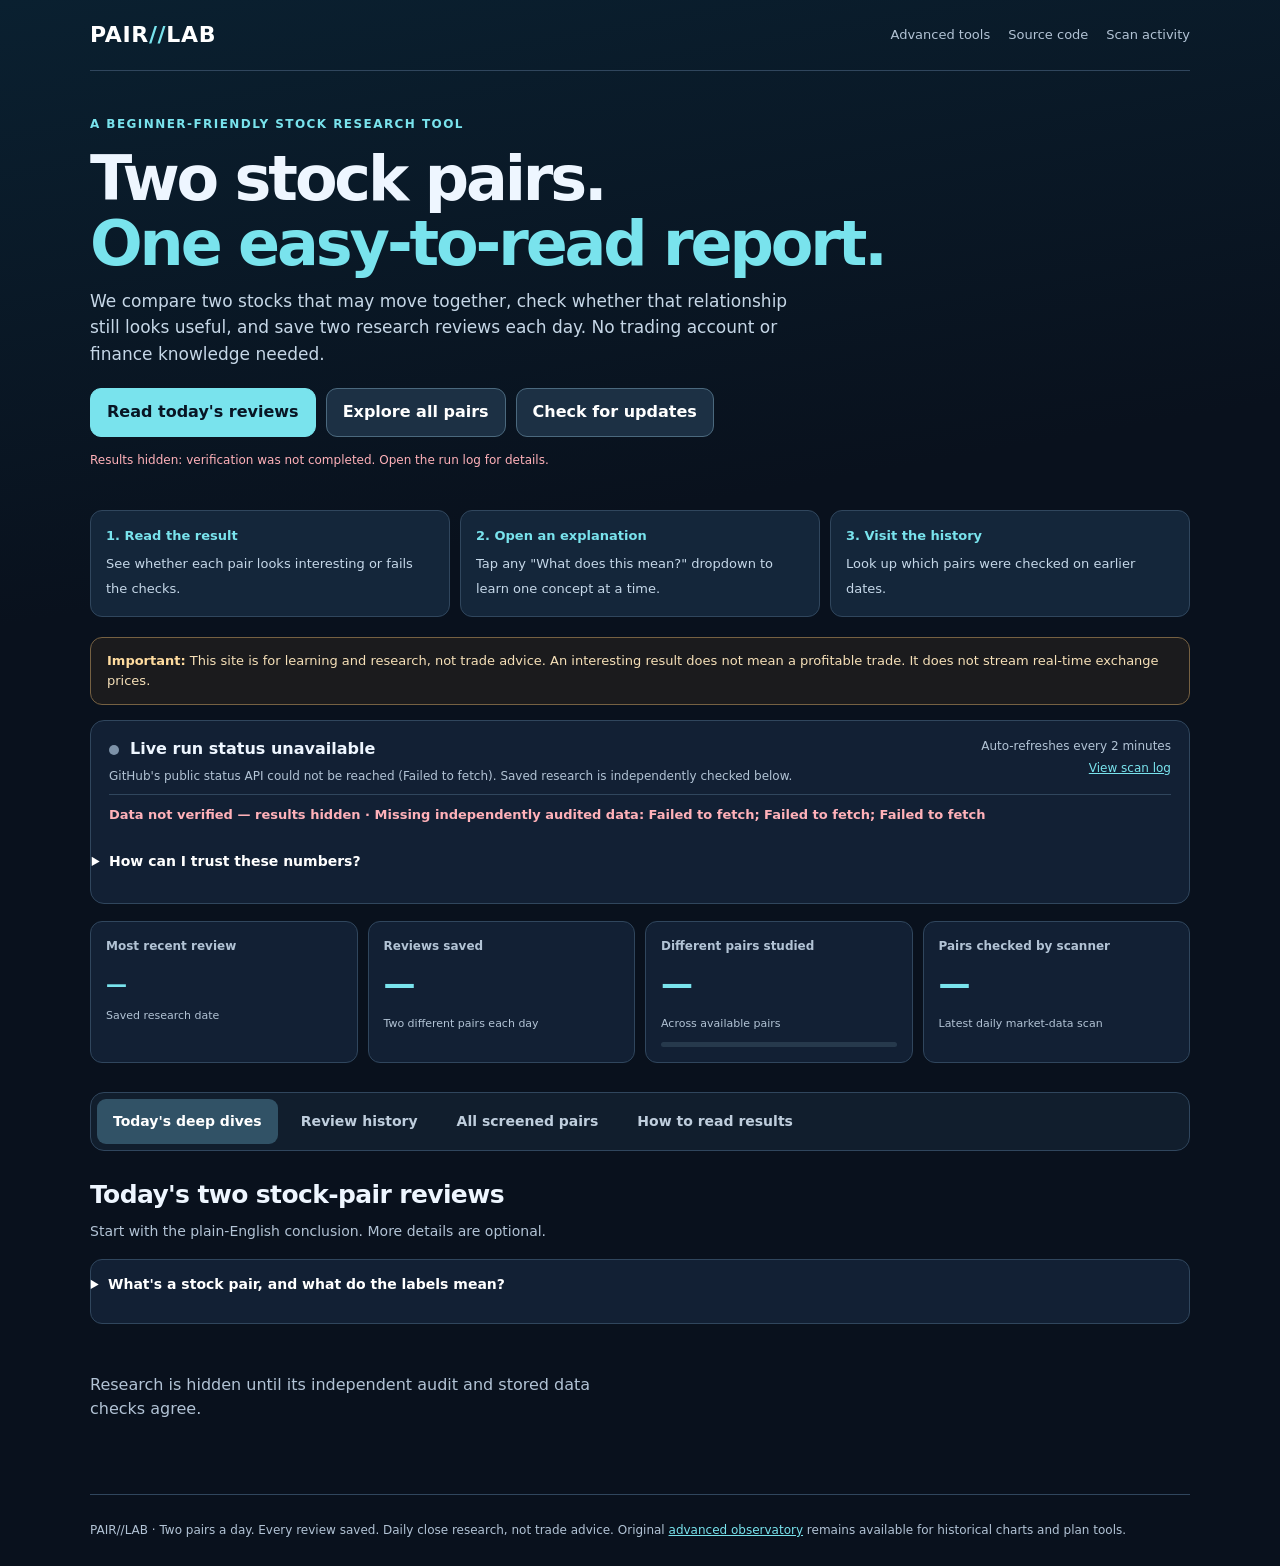
<file: stat-arb-dashboard/daily.html>
<!doctype html>
<html lang="en">
<head>
<meta charset="utf-8"><meta name="viewport" content="width=device-width, initial-scale=1">
<meta name="description" content="PAIR//LAB makes daily stock-pair research understandable for beginners. Two dated reviews, a searchable scanner, and independently checked calculations.">
<title>PAIR//LAB | Simple daily stock-pair research</title>
<style>
:root{color-scheme:dark;--bg:#09111d;--paper:#122034;--panel:#16283d;--line:#30465d;--text:#eef6ff;--muted:#b2c3d5;--aqua:#79e3ed;--good:#b8e8bd;--warn:#ffdc9f;--red:#ffb1b9}
*{box-sizing:border-box}html{scroll-behavior:smooth}body{margin:0;background:linear-gradient(170deg,#0a2030 0,#09111d 35%,#09111d 100%);color:var(--text);font:16px/1.55 system-ui,-apple-system,Segoe UI,sans-serif}a{color:var(--aqua)}button,input,select{font:inherit}button{cursor:pointer}.wrap{width:min(100% - 32px,1100px);margin:auto}.top{display:flex;gap:16px;justify-content:space-between;align-items:center;padding:18px 0;border-bottom:1px solid var(--line)}.brand{font-size:22px;letter-spacing:.03em;font-weight:850;text-decoration:none;color:white}.brand b{color:var(--aqua)}.top-links{display:flex;gap:18px;align-items:center;flex-wrap:wrap}.top-links a{color:var(--muted);font-size:13px;text-decoration:none}.top-links a:hover{color:var(--aqua)}
.hero{padding:44px 0 18px;max-width:850px}.eyebrow{font-size:12px;font-weight:800;letter-spacing:.12em;color:var(--aqua);text-transform:uppercase}.hero h1{font-size:clamp(35px,5.5vw,62px);letter-spacing:-.05em;line-height:1.05;margin:12px 0}.hero h1 span{color:var(--aqua)}.lead{color:#c6d7e7;max-width:710px;font-size:17px;margin:0}.actions{display:flex;gap:10px;flex-wrap:wrap;margin:21px 0 5px}.btn{background:#1c3044;color:white;border:1px solid #4b697e;border-radius:11px;padding:11px 16px;font-weight:750;text-decoration:none}.btn.primary{background:var(--aqua);border-color:var(--aqua);color:#081524}.btn:hover{filter:brightness(1.12)}.last-run{font-size:12px;color:var(--muted);margin:14px 0 5px}
.stepguide{display:grid;grid-template-columns:repeat(3,1fr);gap:10px;margin:18px 0 12px}.step{background:#14263a;border:1px solid var(--line);border-radius:12px;padding:15px}.step b{display:block;color:var(--aqua);font-size:13px;margin-bottom:5px}.step span{color:#c5d7e8;font-size:13px}.note{border:1px solid #766142;background:#372c1d61;border-radius:12px;padding:13px 16px;color:#f6e0b8;margin:20px 0 15px;font-size:13px}.note strong{color:var(--warn)}
.live-monitor{border:1px solid var(--line);background:var(--paper);border-radius:14px;padding:16px 18px;display:grid;grid-template-columns:1fr auto;gap:8px 15px;margin:15px 0}.live-title{display:flex;gap:11px;align-items:center;font-weight:800}.live-dot{display:inline-block;flex-shrink:0;width:10px;height:10px;border-radius:50%;background:#7d92a8}.live-dot.running{background:var(--aqua);box-shadow:0 0 0 4px #79e3ed22}.live-dot.passed{background:var(--good)}.live-dot.failed{background:var(--red)}.live-description{color:var(--muted);font-size:12px;margin:5px 0 0}.live-right{display:flex;align-items:flex-end;flex-direction:column;gap:3px}.live-right a,.scan-clock{font-size:12px}.scan-clock{color:var(--muted)}.verify-line{grid-column:1/-1;border-top:1px solid var(--line);padding-top:10px;display:flex;gap:12px;justify-content:space-between;align-items:center;flex-wrap:wrap}.verify-line strong{font-size:13px;color:var(--warn)}.verify-line strong.passed{color:var(--good)}.verify-line strong.failed{color:var(--red)}.verified-source{display:flex;gap:12px;flex-wrap:wrap;font-size:12px}
.metrics{display:grid;grid-template-columns:repeat(4,1fr);gap:10px;margin:17px 0}.metric{background:var(--paper);border:1px solid var(--line);border-radius:12px;padding:15px;min-height:119px}.metric .k{font-size:12px;color:var(--muted);font-weight:650}.metric .v{font-size:32px;color:var(--aqua);font-weight:800;letter-spacing:-.035em;margin:5px 0}.metric .s{font-size:11px;color:var(--muted)}.progress{background:#26394c;height:5px;border-radius:99px;margin-top:10px}.progress b{display:block;background:var(--aqua);height:100%;width:0}
.tabs{display:flex;flex-wrap:wrap;gap:7px;padding:6px;background:#111e2d;border:1px solid var(--line);border-radius:14px;margin:29px 0 10px}.tab{border:0;background:transparent;color:#bfcedd;border-radius:9px;padding:12px 16px;font-size:14px;font-weight:750}.tab[aria-selected="true"]{background:#315266;color:white}.tab:focus-visible,.btn:focus-visible,summary:focus-visible,input:focus-visible,select:focus-visible{outline:3px solid var(--aqua);outline-offset:2px}
.view{padding-top:15px}.view[hidden]{display:none!important}.view-head{display:flex;justify-content:space-between;gap:12px;align-items:center;margin:0 0 16px}.view-head h2{font-size:25px;letter-spacing:-.025em;margin:0}.view-head p{margin:6px 0 0;color:var(--muted);font-size:14px}.textlink{font-size:12px}.review-grid{display:grid;grid-template-columns:repeat(2,minmax(0,1fr));gap:15px}.card,.panel,.info{border:1px solid var(--line);border-radius:15px;background:var(--paper);padding:20px}.card-title{display:flex;justify-content:space-between;align-items:flex-start;gap:12px;flex-wrap:wrap}.pair{font-size:28px;font-weight:850;letter-spacing:-.03em}.sector{color:var(--muted);font-size:13px}.chip{display:inline-block;font-size:12px;font-weight:750;border:1px solid #576c7e;border-radius:8px;color:#d8e7f5;padding:5px 8px}.chip.good{border-color:#5b996c;color:var(--good)}.chip.watch{border-color:#977340;color:var(--warn)}.chip.no{border-color:#536779;color:#c3d1df}.verdict{font-size:16px;line-height:1.55;margin:17px 0}.explain{background:#0d1b2e;border:1px solid var(--line);padding:12px;border-radius:9px;color:#cfdeeb;font-size:14px}.mini{background:#102136;padding:11px;border-radius:9px;border:1px solid var(--line)}.mini strong{display:block;font-size:18px}.mini span{display:block;font-size:12px;color:var(--muted)}.stat-row{display:grid;grid-template-columns:repeat(3,1fr);gap:8px;margin:12px 0}
details{border-top:1px solid var(--line);padding-top:11px;margin-top:12px}details>summary{cursor:pointer;color:var(--aqua);font-size:14px;font-weight:750;padding:2px 0;list-style-position:outside}details[open]>summary{margin-bottom:12px}details p{font-size:13px;color:#c3d2e2;margin:9px 0}details details{padding-left:6px;margin:7px 0;border-top:1px dashed #415569}details details>summary{font-size:13px}.faq{border:1px solid var(--line);background:var(--paper);border-radius:12px;padding:0 17px 13px}.faq>summary{padding:14px 0;font-weight:800;color:white}.faq p{font-size:14px}.faq a{font-size:13px}.faq-grid{display:grid;grid-template-columns:repeat(2,1fr);gap:12px}
.chart{width:100%;height:115px;background:#0b192a;border:1px solid #25415c;border-radius:9px}.checks{list-style:none;padding:0;display:grid;grid-template-columns:1fr 1fr;gap:7px}.checks li{font-size:12px}.checks .good{color:var(--good)}.checks .bad{color:var(--red)}.replay{background:#0c1d31;border:1px solid var(--line);border-radius:10px;padding:12px;font-size:13px}.muted{color:var(--muted)}.provenance-warning{font-size:13px;color:var(--warn);background:#35271955;border:1px solid #715b3b;border-radius:8px;padding:10px}
.toolbar{display:flex;gap:10px;flex-wrap:wrap;align-items:center;margin:16px 0}.toolbar input{flex:1;min-width:190px}input,select{background:#102235;border:1px solid #557087;color:white;border-radius:10px;padding:10px 12px;min-height:43px}.panel{overflow:hidden}.table-wrap{overflow-x:auto}table{border-collapse:collapse;width:100%;min-width:620px}th{text-align:left;color:var(--muted);font-size:12px;padding:13px 10px}td{padding:13px 10px;border-top:1px solid var(--line);font-size:13px}tbody tr:hover{background:#1b3144}.paircell{font-weight:800;color:white}.view-detail{background:#243c52;border:1px solid #547388;border-radius:8px;color:white;padding:7px 9px;font-weight:750}.empty{color:var(--muted);padding:17px 0}.error{color:var(--red)!important}.foot{padding:26px 0;margin-top:39px;border-top:1px solid var(--line);font-size:12px;color:var(--muted)}
@media(max-width:850px){.metrics{grid-template-columns:repeat(2,1fr)}.review-grid,.faq-grid{grid-template-columns:1fr}.top-links a:nth-child(2){display:none}}
@media(max-width:610px){.hero{padding:30px 0 13px}.stepguide{grid-template-columns:1fr}.metric{padding:12px}.metric .v{font-size:28px}.card,.panel{padding:16px}.live-monitor{grid-template-columns:1fr}.live-right{align-items:flex-start}.view-head{display:block}.tabs{flex-wrap:nowrap;overflow-x:auto}.tab{white-space:nowrap;padding:10px 12px}}
</style>
<script defer src="daily-ui.js"></script>
</head>
<body>
<div class="wrap">
<header class="top"><a href="daily.html" class="brand">PAIR<b>//</b>LAB</a><nav class="top-links" aria-label="Other research pages"><a href="index.html">Advanced tools</a><a href="https://github.com/uafadelaja-creator/monte-carlo-investment-lab" target="_blank" rel="noopener">Source code</a><a href="https://github.com/uafadelaja-creator/monte-carlo-investment-lab/actions/workflows/daily-pair-discovery.yml" target="_blank" rel="noopener">Scan activity</a></nav></header>
<main>
<section class="hero"><div class="eyebrow">A beginner-friendly stock research tool</div><h1>Two stock pairs.<br><span>One easy-to-read report.</span></h1><p class="lead">We compare two stocks that may move together, check whether that relationship still looks useful, and save two research reviews each day. No trading account or finance knowledge needed.</p>
<div class="actions"><button id="show-latest" type="button" class="btn primary">Read today's reviews</button><button id="show-scanner" type="button" class="btn">Explore all pairs</button><button id="refresh" type="button" class="btn">Check for updates</button></div><p id="last-run" class="last-run" role="status" aria-live="polite">Checking the most recent audited scan…</p></section>
<div class="stepguide" aria-label="How to use this research tool">
<div class="step"><b>1. Read the result</b><span>See whether each pair looks interesting or fails the checks.</span></div>
<div class="step"><b>2. Open an explanation</b><span>Tap any "What does this mean?" dropdown to learn one concept at a time.</span></div>
<div class="step"><b>3. Visit the history</b><span>Look up which pairs were checked on earlier dates.</span></div>
</div>
<div class="note" role="note"><strong>Important:</strong> This site is for learning and research, not trade advice. An interesting result does not mean a profitable trade. It does not stream real-time exchange prices.</div>
<section class="live-monitor" id="live-monitor" aria-label="Current scanner status">
<div><div class="live-title"><span id="run-dot" class="live-dot" aria-hidden="true"></span><span id="run-status">Checking scan activity…</span></div><p id="run-explain" class="live-description">The status refreshes while this page is open. Calculations use daily market prices, not live price ticks.</p></div>
<div class="live-right"><span id="auto-refresh-label" class="scan-clock">Updates every two minutes</span><a id="run-open" href="https://github.com/uafadelaja-creator/monte-carlo-investment-lab/actions/workflows/daily-pair-discovery.yml" target="_blank" rel="noopener">View scan log</a></div>
<div class="verify-line"><strong id="verification" role="status" aria-live="polite">Checking the saved calculations…</strong><details class="faq" style="flex:1;min-width:min(100%,280px);margin:0;border:0;background:transparent;padding:0"><summary>How can I trust these numbers?</summary><p>Each newly published scan saves the actual price table it used. A separate calculation checks the numbers again, and this page checks the report files' fingerprints. This verifies the math against saved prices; it does not guarantee that the outside price provider is correct or prove a profitable strategy.</p><div class="verified-source"><a id="audit-link" href="https://github.com/uafadelaja-creator/monte-carlo-investment-lab/blob/main/stat-arb-dashboard/data/daily_audit.json" target="_blank" rel="noopener">Read audit</a><a id="source-link" hidden target="_blank" rel="noopener">See saved prices</a></div></details></div>
</section>
<section class="metrics" aria-label="Research overview">
<div class="metric"><div class="k">Most recent review</div><div id="m-date" class="v" style="font-size:21px;margin-top:14px">—</div><div class="s">Saved research date</div></div>
<div class="metric"><div class="k">Reviews saved</div><div id="m-total" class="v">—</div><div class="s">Two different pairs each day</div></div>
<div class="metric"><div class="k">Different pairs studied</div><div id="m-unique" class="v">—</div><div id="progress-text" class="s">Across available pairs</div><div class="progress" aria-hidden="true"><b id="progress-fill"></b></div></div>
<div class="metric"><div class="k">Pairs checked by scanner</div><div id="m-broad" class="v">—</div><div class="s">Latest daily market-data scan</div></div>
</section>
<div class="tabs" role="tablist" aria-label="Choose what to explore">
<button type="button" class="tab" role="tab" data-view="latest" aria-controls="view-latest" aria-selected="true">Today's deep dives</button>
<button type="button" class="tab" role="tab" data-view="history" aria-controls="view-history" aria-selected="false">Review history</button>
<button type="button" class="tab" role="tab" data-view="scan" aria-controls="view-scan" aria-selected="false">All screened pairs</button>
<button type="button" class="tab" role="tab" data-view="learn" aria-controls="view-learn" aria-selected="false">How to read results</button>
</div>
<section class="view" id="view-latest" role="tabpanel">
<div class="view-head"><div><h2 id="latest-head">Today's two stock-pair reviews</h2><p>Start with the plain-English conclusion. More details are optional.</p></div></div>
<details class="faq"><summary>What's a stock pair, and what do the labels mean?</summary><p>A <b>pair</b> is simply two different companies we compare, such as A/B. Their prices don't have to be the same. We're looking for a past relationship that may have drifted apart, not guaranteed profit.</p><p><b>Research candidate</b> means today's strict statistical checks passed, but it is still not a trade recommendation. <b>Preliminary watch</b> means something looks interesting but important tests failed. <b>Not qualified</b> means the scanner hasn't found a sufficiently supported opportunity.</p></details>
<div id="latest-cards" class="review-grid" style="margin-top:16px"><p class="empty">Loading the latest reviews…</p></div>
</section>
<section class="view" id="view-history" role="tabpanel" hidden>
<div class="view-head"><div><h2>Saved reviews</h2><p>Review history: every pair gets a date, so older results don't silently change.</p></div></div>
<details class="faq"><summary>How do I use this history?</summary><p>Type either stock's ticker (for example, "DUK") or an industry in the search box, then choose a date if you want. Select "Read" to open that day's original assessment. It's a record of what the model found then, not today's trading advice.</p></details>
<div class="toolbar"><input id="history-search" type="search" placeholder="Search a stock or industry" aria-label="Search past reviews"><select id="history-day" aria-label="Filter past reviews by date"><option value="all">All dates</option></select><span id="history-count" class="muted"></span></div>
<div class="panel"><div class="table-wrap"><table aria-label="Saved deep reviews"><thead><tr><th>Review date</th><th>Stocks</th><th>Industry</th><th>Result</th><th>Correlation</th><th>Z-score</th><th>Open</th></tr></thead><tbody id="history-rows"></tbody></table></div><p class="empty" id="history-empty" hidden>Nothing matches this search.</p></div><div id="archive-detail" class="review-grid" style="margin-top:16px" aria-live="polite"></div>
</section>
<section class="view" id="view-scan" role="tabpanel" hidden>
<div class="view-head"><div><h2>Find a stock pair</h2><p id="scan-meta">This scanner shows the last completed daily market-data check, not streaming prices.</p></div></div>
<details class="faq"><summary>What is the scanner actually doing?</summary><p>It compares stocks from similar industries using their historical closing prices. It looks for how closely they move together and whether their price relationship has drifted. It automatically checks many pairs and then selects two for a deeper daily review.</p><p>The status describes the screening tests only. <b>No label guarantees a profitable trade.</b> Click "Why?" on any row for the measured numbers and short explanations.</p></details>
<p id="comparison-date" class="muted"></p><div class="toolbar"><input id="scan-search" type="search" placeholder="Try NVDA, DUK, Energy…" aria-label="Search all screened pairs"><select id="scan-filter" aria-label="Show pairs by result"><option value="all">All results</option><option value="research_candidate">Research candidate</option><option value="preliminary_watch">Interesting, not confirmed</option><option value="not_qualified">Not qualified</option><option value="data_unavailable">No usable data</option></select><label><input id="watch-only" type="checkbox"> Saved pairs only</label><label><input id="changes-only" type="checkbox"> Changes only</label><span id="scan-count" class="muted"></span></div>
<div class="panel"><div class="table-wrap"><table aria-label="Latest broad pair scanner"><thead><tr><th>Two stocks</th><th>Industry</th><th>What the scan found</th><th>Explanation</th><th>Watchlist</th></tr></thead><tbody id="scan-rows"></tbody></table></div><p id="scan-empty" class="empty" hidden>No pairs match the filters.</p></div>
</section>
<section class="view" id="view-learn" role="tabpanel" hidden>
<div class="view-head"><div><h2>Quick explanations</h2><p>How to read results: choose one question at a time.</p></div></div>
<div class="faq-grid">
<details class="faq"><summary>What is statistical arbitrage?</summary><p>A type of trading research that searches for patterns between assets, sometimes hoping that a temporary gap will shrink. Prices might not move back together, and the research here is not evidence of a profitable system.</p></details>
<details class="faq"><summary>What does Z-score mean?</summary><p>Think of a rubber band: the Z-score measures how unusually stretched the *modeled gap* between two stocks is compared with its past variation. A value near 0 is ordinary for this model. Above +2 or below -2 is unusually far from the recent center, but the gap can keep growing.</p></details>
<details class="faq"><summary>What does correlation mean?</summary><p>Correlation measures how similarly the two stocks' daily returns have moved. +1 means they moved together perfectly in the sample, 0 means little linear relationship, and -1 means opposite movements. A high value alone does not mean a pair trade will work.</p></details>
<details class="faq"><summary>What is the p-value?</summary><p>A statistical test of a past long-run price relationship. Smaller values can support that relationship under the test's assumptions. They don't tell you the probability of making money or prove future stability.</p></details>
<details class="faq"><summary>What is the q-value?</summary><p>The scanner checks hundreds of combinations. Some will look interesting just by chance. The adjusted q-value is an extra safeguard for repeated testing. Passing it still doesn't guarantee performance.</p></details>
<details class="faq"><summary>What are beta drift and half-life?</summary><p>Beta describes how the scanner estimates one stock moves relative to the other in log prices. Beta drift checks whether that estimate has changed. Half-life estimates how quickly a past gap tended to shrink in a simplified model; it's not a guaranteed number of days.</p></details>
<details class="faq"><summary>What does a historical replay show?</summary><p>It tests simplified "what if" examples against past closes, including fixed assumed trading costs. These are not real orders, not an independent walk-forward test, and not a forecast. Some past data influenced which pair was chosen.</p></details>
<details class="faq"><summary>Can I trade directly from this site?</summary><p>No. It cannot place orders. It has no real-time exchange-quality quotes, verified short-borrow availability, or proven after-cost trading edge. Use the results as questions to research, not instructions to buy or sell.</p></details>
<details class="faq"><summary>Is the live scanner using live stock prices?</summary><p>The "live" panel shows whether the background scan is running and refreshes that status every two minutes. Pair statistics use the last completed daily data supplied by a third-party vendor, not a streaming live stock-price feed.</p></details>
<details class="faq"><summary>How are the results checked?</summary><p>The scanner keeps its exact input price file with a fingerprint (SHA-256). An independent script recomputes the results, and the site checks its saved report files. This checks arithmetic consistency—not whether the vendor data is perfectly accurate or a trading strategy is profitable. Older reviews without saved input files remain labeled.</p></details>
</div></section>
</main><footer class="foot">PAIR//LAB · Two pairs a day. Every review saved. Daily close research, not trade advice. Original <a href="index.html">advanced observatory</a> remains available for historical charts and plan tools.</footer>
</div></body></html>
</file>
<file: assets/site.css>
@import url('https://fonts.googleapis.com/css2?family=DM+Sans:wght@400;500;600;700&family=Manrope:wght@400;500;600;700;800&display=swap');
:root{--bg:#f5f7f8;--paper:#fff;--ink:#172b36;--muted:#667982;--line:#e0e7eb;--teal:#167d70;--teal-soft:#e6f3ee;--purple:#8961c3;--blue:#4b80c0;--amber:#b77431;--shadow:0 4px 24px #16324105}*{box-sizing:border-box}body{margin:0;background:var(--bg);color:var(--ink);font:14px/1.6 'DM Sans',system-ui,sans-serif}a{color:var(--teal);text-decoration:none}a:hover{text-decoration:underline}button,select,input{font:inherit}button,a,select{touch-action:manipulation}button:focus-visible,a:focus-visible,select:focus-visible{outline:3px solid #71b9ab;outline-offset:4px}[hidden]{display:none!important}.site-header{background:var(--paper);border-bottom:1px solid var(--line)}.header-inner{max-width:1240px;margin:auto;display:flex;align-items:center;justify-content:space-between;padding:20px 32px;gap:24px}.brand{display:flex;gap:11px;align-items:center;color:var(--ink);font:800 16px/1.2 Manrope,system-ui,sans-serif;letter-spacing:-.6px}.brand-mark{display:grid;place-items:center;width:34px;height:34px;border-radius:10px;background:var(--teal);color:white;font-size:17px}.brand small{display:block;color:var(--muted);font:500 10px/1.8 'DM Sans',sans-serif;letter-spacing:1.6px;text-transform:uppercase}.nav{display:flex;gap:6px}.nav a{padding:8px 14px;color:var(--muted);border-radius:7px;font-weight:500}.nav a[aria-current=page]{background:var(--teal-soft);color:var(--teal)}.author{font-size:12px;color:var(--muted)}main{max-width:1240px;margin:auto;padding:40px 32px 30px}.eyebrow{font-size:10px;text-transform:uppercase;letter-spacing:2px;color:var(--teal);font-weight:700;margin:0 0 10px}.hero{display:flex;align-items:flex-end;justify-content:space-between;gap:24px;margin-bottom:26px}h1,h2,h3{font-family:Manrope,system-ui,sans-serif;line-height:1.25}h1{font-size:clamp(30px,4vw,43px);letter-spacing:-1.7px;font-weight:700;margin:0 0 12px}h2{font-size:18px;letter-spacing:-.5px;margin:0}h3{font-size:15px;margin:0}.intro{color:var(--muted);max-width:650px;margin:0;font-size:14px}.data-status{background:var(--paper);border:1px solid var(--line);border-radius:10px;padding:12px 16px;min-width:200px;font-size:11px;color:var(--muted)}.data-status strong{display:block;font-size:12px;color:var(--ink);font-weight:600}.status-dot{display:inline-block;width:6px;height:6px;background:var(--teal);border-radius:50%;margin-right:7px}.tabs{display:flex;gap:8px;margin:0 0 26px;border-bottom:1px solid var(--line)}.tabs button{padding:12px 17px;color:var(--muted);border:0;border-bottom:2px solid transparent;background:none;cursor:pointer;font-weight:600}.tabs button[aria-selected=true]{color:var(--teal);border-color:var(--teal)}.metrics{display:grid;grid-template-columns:repeat(3,1fr);gap:16px;margin-bottom:22px}.metric,.panel,.etf-card{background:var(--paper);border:1px solid var(--line);border-radius:12px;box-shadow:var(--shadow)}.metric{padding:21px 24px}.metric-top{display:flex;align-items:center;justify-content:space-between;color:var(--muted);font-size:11px}.ticker{font-size:11px;border-radius:5px;padding:3px 7px;background:var(--bg);color:var(--ink);font-weight:600}.metric-value{font:700 31px/1.3 Manrope,sans-serif;letter-spacing:-1px;margin:10px 0 5px;font-variant-numeric:tabular-nums}.metric-note{color:var(--muted);font-size:11px}.dot{display:inline-block;width:7px;height:7px;border-radius:50%;margin-right:7px;background:var(--teal)}.panel{padding:24px;margin-bottom:20px}.panel-head{display:flex;align-items:flex-start;justify-content:space-between;gap:16px;margin-bottom:14px}.panel-sub{color:var(--muted);font-size:12px;margin:5px 0 0}.pill{font-size:10px;padding:5px 9px;border:1px solid var(--line);border-radius:20px;white-space:nowrap;color:var(--muted)}.chart-grid{display:grid;grid-template-columns:minmax(0,1fr) 264px;gap:20px}.chart-panel{min-width:0}.legend{display:flex;flex-wrap:wrap;gap:18px;color:var(--muted);font-size:11px;margin:6px 0 8px}.legend button{border:0;background:none;padding:3px 0;color:inherit;cursor:pointer}.chart{width:100%;height:300px;display:block}.chart text{font:11px 'DM Sans',sans-serif;fill:var(--muted)}.chart .grid-line{stroke:var(--line);stroke-dasharray:3 5}.chart-caption{font-size:11px;color:var(--muted);margin:8px 0 0}.chart-readout{font-size:12px;color:var(--ink);min-height:20px}.aside{background:#f7faf9;border:1px solid var(--line);border-radius:10px;padding:18px;align-self:stretch}.aside .eyebrow{margin-bottom:14px}.aside dl{margin:0}.aside dt{color:var(--muted);font-size:11px;margin-top:18px}.aside dd{font-size:17px;font-weight:600;margin:2px 0 0}.aside p{font-size:11px;color:var(--muted);line-height:1.7;margin:20px 0 0}.table-wrap{overflow:auto}table{border-collapse:collapse;width:100%;white-space:nowrap;font-size:12px}th,td{padding:14px 12px;text-align:right;border-bottom:1px solid var(--line);font-variant-numeric:tabular-nums}th{font-size:10px;text-transform:uppercase;letter-spacing:.6px;color:var(--muted);font-weight:500;background:#f9fbfc}th:first-child,td:first-child{text-align:left}tbody tr:last-child td{border-bottom:0}td:first-child{font-weight:600}.small{font-size:11px;color:var(--muted)}.section-heading{display:flex;justify-content:space-between;align-items:center;margin:32px 0 16px;gap:14px}.etfs{display:grid;grid-template-columns:repeat(3,1fr);gap:16px}.etf-card{padding:22px}.etf-card h3{margin:12px 0 8px}.etf-card p{font-size:12px;color:var(--muted);margin:0 0 14px;min-height:58px}.etf-card a{font-size:11px;font-weight:600}.notice{font-size:11px;color:var(--muted);border-left:2px solid #a5beb5;padding:10px 14px;margin:24px 0 0}.controls{display:grid;grid-template-columns:repeat(4,1fr);gap:16px;margin-bottom:20px}label{font-size:10px;color:var(--muted);text-transform:uppercase;letter-spacing:.7px}select{display:block;margin-top:6px;width:100%;border:1px solid var(--line);border-radius:8px;background:white;padding:11px 12px;color:var(--ink);font-size:12px;min-height:42px}.button{border:1px solid var(--line);border-radius:7px;padding:7px 11px;background:white;color:var(--ink);font-size:11px;cursor:pointer;white-space:nowrap}.model-note{display:flex;align-items:center;gap:10px;margin-bottom:18px;color:var(--muted);font-size:12px}.model-note strong{color:var(--teal);font-size:10px;background:var(--teal-soft);padding:4px 8px;border-radius:4px;white-space:nowrap}.footer{max-width:1176px;margin:24px auto 0;border-top:1px solid var(--line);padding:20px 0 30px;display:flex;justify-content:space-between;gap:12px;font-size:10px;color:var(--muted)}.footer a{color:var(--muted)}.research-grid{display:grid;grid-template-columns:1fr 1fr;gap:20px}.research-grid .panel{margin:0}.step{display:flex;gap:14px;padding:17px 0;border-bottom:1px solid var(--line)}.step:last-child{border:0}.step-number{font:600 12px Manrope;color:var(--teal);width:25px;padding-top:2px;flex:none}.step p{font-size:12px;color:var(--muted);margin:5px 0 0}.meta-list{display:grid;grid-template-columns:1fr 1fr;gap:16px;margin:22px 0}.meta-list dt{font-size:10px;color:var(--muted)}.meta-list dd{margin:4px 0 0;font-size:12px;overflow-wrap:anywhere}.hash{font-family:monospace;font-size:10px;overflow-wrap:anywhere;background:var(--bg);padding:12px;border-radius:6px;color:var(--muted)}.limitations{padding-left:18px;font-size:12px;color:var(--muted);line-height:1.9}.downloads{display:flex;flex-wrap:wrap;gap:10px;margin:16px 0}.error{padding:16px;background:#fff1e6;color:#8c431a;border-radius:8px}.no-script{padding:18px;background:white}svg .interaction{cursor:crosshair}.mobile-only{display:none}@media(max-width:900px){.author{display:none}.chart-grid{grid-template-columns:1fr}.aside{display:none}.research-grid{grid-template-columns:1fr}.hero{align-items:flex-start}.data-status{min-width:180px}.etfs{gap:10px}.etf-card{padding:18px}.chart{height:280px}}@media(max-width:600px){.header-inner{padding:16px;gap:12px}.brand{font-size:13px}.brand small{font-size:8px}.brand-mark{width:29px;height:29px}.nav a{font-size:11px;padding:7px 9px}.nav{gap:0}main{padding:26px 16px}.hero{display:block}.data-status{display:inline-block;margin-top:16px;padding:8px 12px}.metrics{gap:8px}.metric{padding:13px 11px}.metric-top{font-size:9px;display:block}.ticker{display:inline-block;margin-bottom:5px}.metric-value{font-size:23px;margin-top:7px}.metric-note{font-size:9px}.panel{padding:16px}.panel-head{gap:8px}h2{font-size:16px}.etfs{grid-template-columns:1fr}.etf-card p{min-height:0}.controls{grid-template-columns:1fr 1fr;gap:12px}.tabs button{padding:11px 12px;font-size:12px}.footer{margin:24px 16px 0;flex-direction:column}.chart{height:240px}.section-heading .small{display:none}.panel-head .pill{display:none}.model-note{align-items:flex-start;font-size:11px}.meta-list{gap:12px}.intro{font-size:13px}.chart-readout{font-size:10px}}
</file>
<file: stat-arb-dashboard/charts.css>
/* PAIR//LAB trade chart extension */
.pair-trade-toolbar{display:flex;gap:12px;flex-wrap:wrap;justify-content:space-between;align-items:center;margin-bottom:16px}
.pair-trade-toolbar label{font-size:12px;color:#9db1c9;font-weight:700;display:flex;gap:11px;align-items:center}
.pair-trade-toolbar select{min-width:150px}
.period-switch{border:1px solid #2b4056;background:#0c1625;border-radius:10px;display:flex;padding:4px;gap:3px}
.period-switch button{border:0;padding:6px 12px;background:transparent;color:#92a6be;border-radius:7px;font-weight:750;font-size:11px}
.period-switch button[aria-pressed="true"]{background:#234e61;color:#aff3ff;box-shadow:0 0 12px #39bce327}
.pair-trade-summary{border:1px solid #34556b;background:linear-gradient(105deg,#133147ac,#0b182b);border-radius:13px;padding:19px 21px;display:grid;grid-template-columns:1.1fr 1.25fr;gap:24px;margin-bottom:15px}
.pair-trade-summary h3{font-size:21px;margin:3px 0 8px;letter-spacing:-.035em}.pair-trade-summary .subline{font-size:12px;color:#a7c1d8;margin:0}.pair-trade-summary .signal-chip{display:inline-flex;gap:7px;align-items:center;background:#3b292e;border:1px solid #73414e;color:#ffb6c6;border-radius:7px;padding:5px 9px;font-size:10px;font-weight:800;letter-spacing:.05em}
.pair-trade-summary .signal-chip.ready{background:#184331;border-color:#4b8760;color:#cbffd5}
.pair-trade-summary .leg-row{display:flex;flex-wrap:wrap;gap:9px;margin-bottom:8px}
.pair-trade-summary .leg-chip{border:1px solid #345067;border-radius:7px;color:#d9edff;font-size:11px;padding:6px 9px;background:#101e30}
.pair-trade-summary strong{color:#f4faff}
.trade-charts{display:grid;grid-template-columns:1fr 1fr;gap:16px}
.chart-panel-trade{min-width:0}.chart-panel-trade h3{margin:0 0 4px;font-size:15px}.chart-panel-trade p{font-size:11px;color:#94a9be;margin:0 0 11px}
.chart-panel-trade svg{width:100%;height:250px;display:block;touch-action:pan-y;outline:0}
.chart-panel-trade svg:focus-visible{outline:2px solid #6fe6ff;outline-offset:4px;border-radius:5px}
.chart-readout-trade{border:1px solid #294053;background:#091320;padding:10px 12px;min-height:45px;border-radius:8px;color:#cce5fa;font-size:11px;font-variant-numeric:tabular-nums}
.legend-trade{display:flex;gap:16px;flex-wrap:wrap;color:#adc1d5;font-size:11px;margin:0 0 8px}
.legend-trade span:before{content:"";display:inline-block;width:15px;height:3px;border-radius:4px;vertical-align:3px;margin-right:6px;background:var(--cyan)}
.legend-trade span.alt:before{background:#be9eff}.legend-trade span.zone:before{background:#ffc77e}
.trade-method-note{font-size:12px;color:#94a9be;margin:12px 0 0;line-height:1.6}
.explain-grid{display:grid;grid-template-columns:repeat(3,minmax(0,1fr));gap:14px}
.explain-card{border:1px solid #29415b;border-radius:13px;background:#101b2cd9;padding:20px;min-height:170px}
.explain-card .head{display:flex;gap:11px;align-items:center;margin-bottom:8px}
.explain-card .iconlet{width:36px;height:36px;display:grid;place-items:center;border:1px solid #306880;background:#14354b;color:#85e6ff;border-radius:9px;font-size:12px;font-weight:900}
.explain-card h3{font-size:14px;margin:0}.explain-card p{color:#afc0d4;font-size:12px;line-height:1.6;margin:6px 0}.explain-card b{color:#f0fbff}
.z-cases{display:grid;grid-template-columns:repeat(3,minmax(0,1fr));gap:10px;margin-top:15px}
.z-case{border:1px solid #2d4058;background:#0b1626;border-radius:10px;padding:14px}
.z-case .value{font-size:21px;font-weight:850;letter-spacing:-.035em}.z-case p{margin:5px 0 0;color:#a6bcd1;font-size:11px;line-height:1.6}
.z-case.pos .value{color:#ffc77e}.z-case.neg .value{color:#80cfff}.z-case.flat .value{color:#c1d5e6}
.trade-protocol{border:1px solid #3b5062;background:#121e2b;padding:19px 21px;border-radius:13px;margin-top:16px}
.trade-protocol h3{margin:0 0 11px}.trade-protocol ol{margin:0;padding-left:21px}.trade-protocol li{padding:3px 0;color:#acc1d7;font-size:12px;line-height:1.65}.trade-protocol li strong{color:#e4f6ff}
@media(max-width:1000px){.trade-charts{grid-template-columns:1fr}.explain-grid{grid-template-columns:repeat(2,1fr)}}
@media(max-width:630px){.pair-trade-summary{grid-template-columns:1fr;gap:12px;padding:16px}.explain-grid,.z-cases{grid-template-columns:1fr}.chart-panel-trade svg{height:225px}.pair-trade-toolbar{gap:14px}.period-switch{width:100%;justify-content:space-between}.period-switch button{flex:1}}
</file>
<file: stat-arb-dashboard/plans.css>
/* PairLab: forward-looking research plans and educational historical replay */
.plan-banner{display:flex;gap:13px;align-items:flex-start;background:linear-gradient(115deg,#183346,#121a30);border:1px solid #4d7281;border-radius:13px;padding:16px 19px;color:#c7d9e9;margin-bottom:16px}
.plan-banner strong{color:#ffce8d}.plan-banner p{margin:3px 0 0;font-size:12px;color:#b6c9d9}
.plan-tabs{display:flex;flex-wrap:wrap;gap:8px;margin:0 0 15px}
.plan-tabs button{border:1px solid #325169;background:#102337;color:#b4cddd;border-radius:8px;padding:9px 12px;font-size:12px;font-weight:700}
.plan-tabs button[aria-pressed=true]{color:#071520;background:#73e5ff;border-color:#73e5ff}
.plan-grid{display:grid;grid-template-columns:1.05fr 1.4fr;gap:15px}
.plan-box{background:linear-gradient(155deg,#142239,#0b1424);border:1px solid #2b4358;border-radius:13px;padding:18px;min-width:0}
.plan-box h3{margin:0 0 4px;font-size:17px}
.plan-sub{color:#91abc3;font-size:11px;margin:0 0 13px}
.plan-flag{display:inline-block;border:1px solid #82633e;border-radius:7px;color:#ffd18f;background:#40301e44;font-size:10px;letter-spacing:.09em;padding:5px 8px;font-weight:800}
.plan-steps{display:grid;gap:9px;margin:13px 0}
.plan-step{padding:12px 13px;border:1px solid #2d4259;background:#0d1a2b;border-radius:9px}
.plan-step .label{color:#7be4ff;text-transform:uppercase;letter-spacing:.09em;font-size:10px;font-weight:800}
.plan-step p{font-size:12px;color:#cedaeb;margin:4px 0 0;line-height:1.6}
.plan-controls{display:grid;grid-template-columns:repeat(2,minmax(0,1fr));gap:12px}
.plan-controls label{display:flex;flex-direction:column;gap:5px;color:#a1bad0;font-size:11px;font-weight:700}
.plan-controls label select,.plan-controls label input{width:100%;border:1px solid #3b586c;color:#f1faff;border-radius:8px;background:#0b1829;padding:10px;min-height:42px}
.plan-controls label input[type=range]{padding:0;accent-color:#7be4ff}
.plan-controls small{font-size:10px;color:#9fb4c7}
.plan-readout{margin-top:12px;border:1px solid #26455c;border-radius:10px;padding:13px;background:#0a1b2c}
.plan-kpis{display:grid;grid-template-columns:repeat(3,minmax(0,1fr));gap:9px}
.plan-kpi{min-width:0}.plan-kpi b{font-size:19px;display:block;letter-spacing:-.03em}.plan-kpi small{display:block;color:#99b1c9;font-size:10px}
.plan-kpi strong{color:#e8f8ff}.plan-kpi .neg{color:#ff93a4}.plan-kpi .pos{color:#baff9c}
.plan-divider{border:0;border-top:1px solid #2b4559;margin:14px 0}
.plan-replay-chart{width:100%;height:225px;display:block}
.plan-replay-status{font-size:11px;color:#b9cadb;margin:7px 0 0;line-height:1.55}
.plan-warning{color:#ffce9d;font-size:11px;line-height:1.6;margin:14px 0 0}
.plan-method{font-size:11px;color:#91a9bf;line-height:1.65}
.plan-events{display:flex;gap:10px;align-items:center;margin:10px 0 16px;flex-wrap:wrap}
.plan-events label{font-size:12px;color:#9fb6c8}
.plan-events select{flex:1;min-width:210px;max-width:100%;padding:10px;border-radius:8px;border:1px solid #36566a;background:#091727;color:#efffff}
.plan-micro{display:flex;gap:8px;flex-wrap:wrap}
.plan-micro span{border:1px solid #31506a;border-radius:7px;padding:5px 8px;font-size:10px;color:#c9d8e5}
.plan-pill{display:inline-block;border:1px solid #736143;border-radius:7px;color:#f1cb91;padding:4px 9px;font-size:11px}
.plan-instructions{border:1px solid #34536b;border-radius:12px;background:#102135;margin-top:15px;padding:16px}
.plan-instructions h3{margin:0 0 7px}.plan-instructions p{margin:5px 0;color:#afc7dc;font-size:12px;line-height:1.7}
@media(max-width:960px){.plan-grid{grid-template-columns:1fr}}
@media(max-width:540px){.plan-controls{grid-template-columns:1fr}.plan-kpis{grid-template-columns:repeat(2,minmax(0,1fr))}}
</file>
<file: stat-arb-dashboard/tradingview.css>
/* PAIR//LAB free TradingView chart integration */
.tv-note{display:flex;gap:12px;align-items:flex-start;border:1px solid #2e6477;background:linear-gradient(110deg,#102c3e,#0b1b31);padding:15px 18px;border-radius:12px;margin-bottom:15px}
.tv-note .eyebrow{margin:0 0 6px}.tv-note p{margin:0;color:#b9cbdb;font-size:12px;line-height:1.7}
.tv-panel-top{display:flex;justify-content:space-between;align-items:center;flex-wrap:wrap;gap:12px;margin-bottom:16px}
.tv-symbols{display:flex;align-items:center;gap:8px;flex-wrap:wrap}
.tv-chip{border:1px solid #41718a;border-radius:8px;background:#112638;color:#c5f5ff;padding:8px 12px;font-size:12px;font-weight:800;letter-spacing:.03em}
.tv-mid{font-size:11px;color:#809bb2;font-weight:800}
.tv-quick{display:flex;gap:10px;align-items:center;flex-wrap:wrap}
.tv-quick a{color:#9bdfff;font-size:12px;text-underline-offset:3px}
.tv-quick button{border:1px solid #3a5872;background:#122638;color:#cfecfc;padding:7px 12px;border-radius:8px;font:700 11px/1.5 inherit;cursor:pointer}
.tv-quick button:hover{background:#194259}
.tv-panels{display:grid;grid-template-columns:1fr 1fr;gap:15px}
.tv-panel{background:#0c1727;border:1px solid #29445b;border-radius:13px;padding:12px;min-width:0;overflow:hidden}
.tv-header{display:flex;justify-content:space-between;align-items:center;gap:8px;padding:5px 3px 12px}
.tv-header h3{margin:0;color:#e6f8ff;font-size:16px;line-height:1.2}
.tv-header .tv-exchange{font-size:10px;color:#9ab2c6}
.tv-header a{font-size:11px;color:#76d9f6;white-space:nowrap}
.tv-widget-host{min-width:0;width:100%;height:450px;background:linear-gradient(140deg,#0d1a2e,#061120);position:relative}
.tv-widget-host .tradingview-widget-container{width:100%;height:100%}
.tv-widget-host .tradingview-widget-container__widget{width:100%;height:calc(100% - 28px)}
.tv-widget-host .tradingview-widget-copyright{height:28px;display:flex;align-items:center;justify-content:center;font-size:11px;color:#9fbed3}
.tv-widget-host .tradingview-widget-copyright a{color:#6de8ff;text-decoration:none}
.tv-pending{display:grid;place-items:center;min-height:100%;font-size:12px;text-align:center;padding:20px;color:#98b6d0}
.tv-legal{margin:13px 0 0;font-size:11px;color:#8daac3;line-height:1.75}
.tv-legal strong{color:#d4e9fc}
.tv-third-party{font-size:11px;border:1px solid #33465b;border-radius:8px;color:#bbd1e4;padding:8px 11px;margin-top:14px}
@media(max-width:1100px){.tv-panels{grid-template-columns:1fr}.tv-widget-host{height:490px}}
@media(max-width:650px){.tv-widget-host{height:410px}.tv-panel{padding:8px}.tv-panel-top{align-items:flex-start}.tv-header{align-items:flex-start}.tv-note{padding:12px}}
</file>
